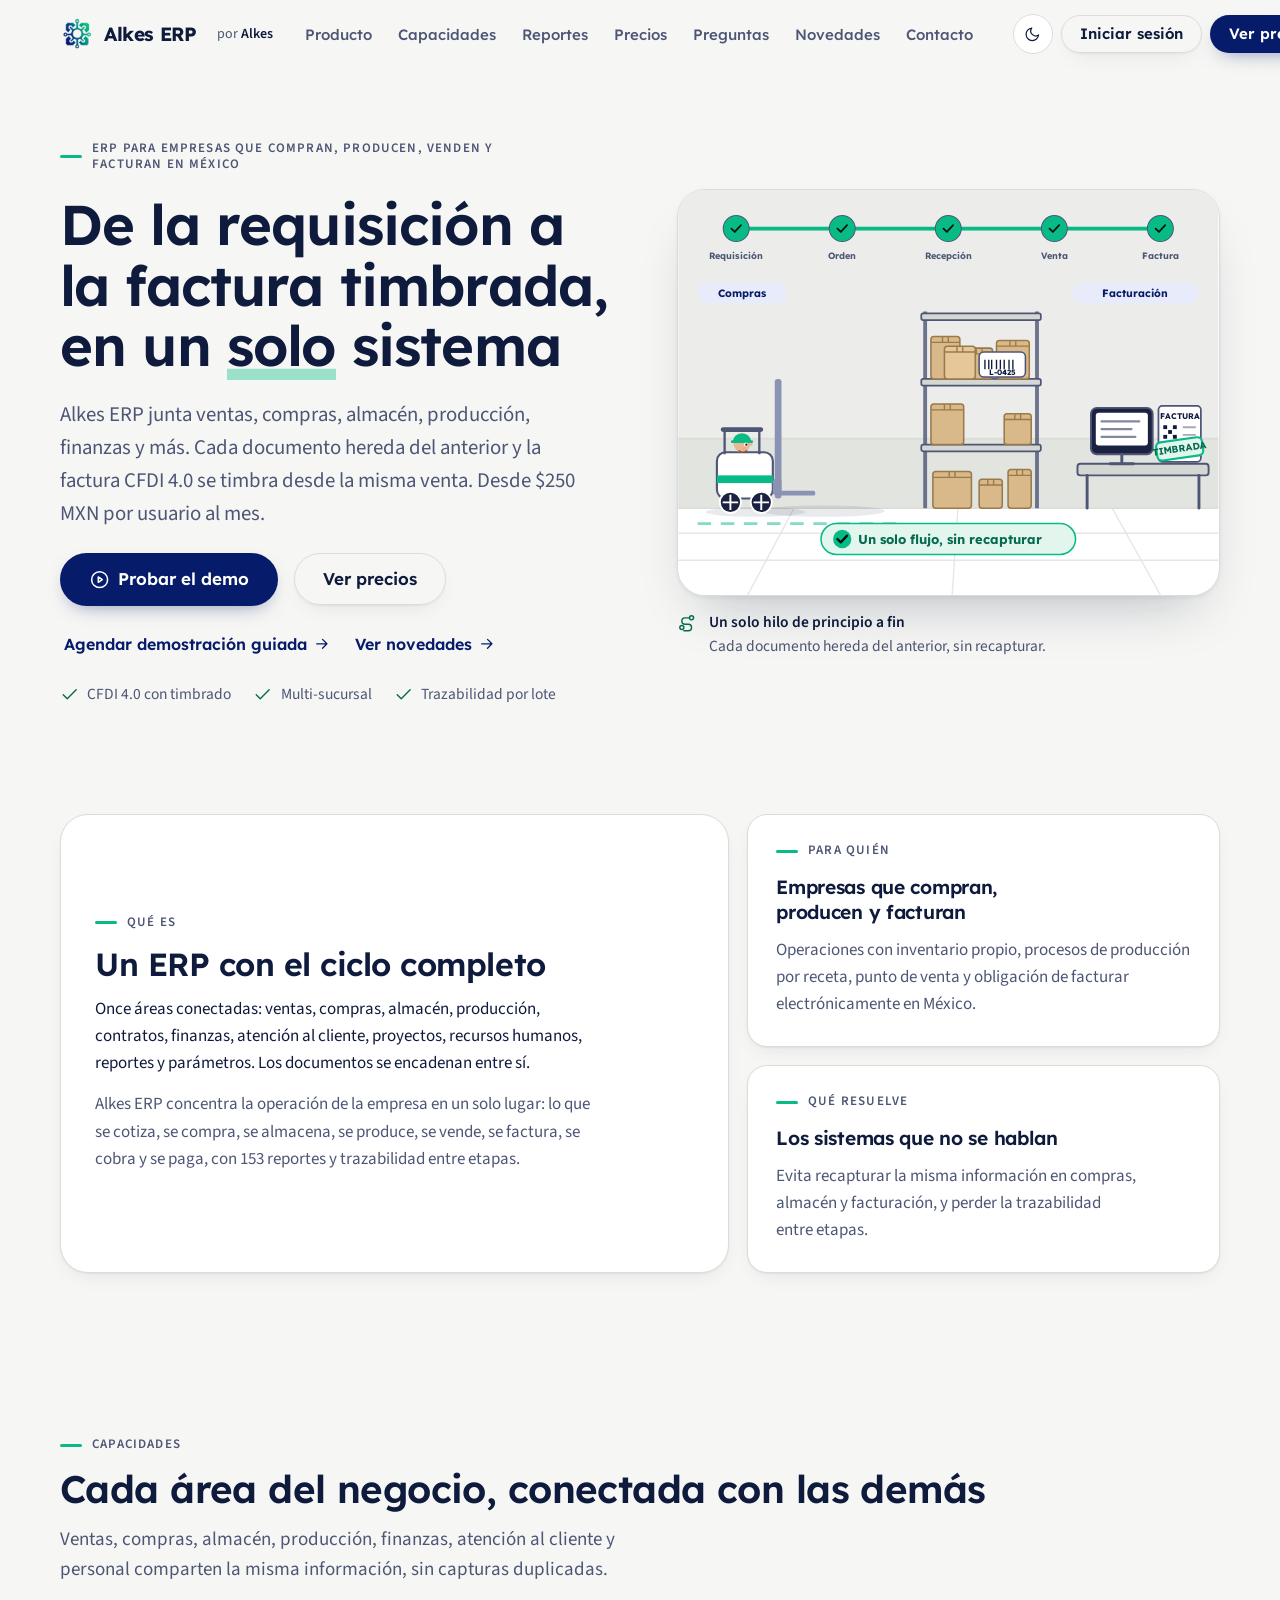
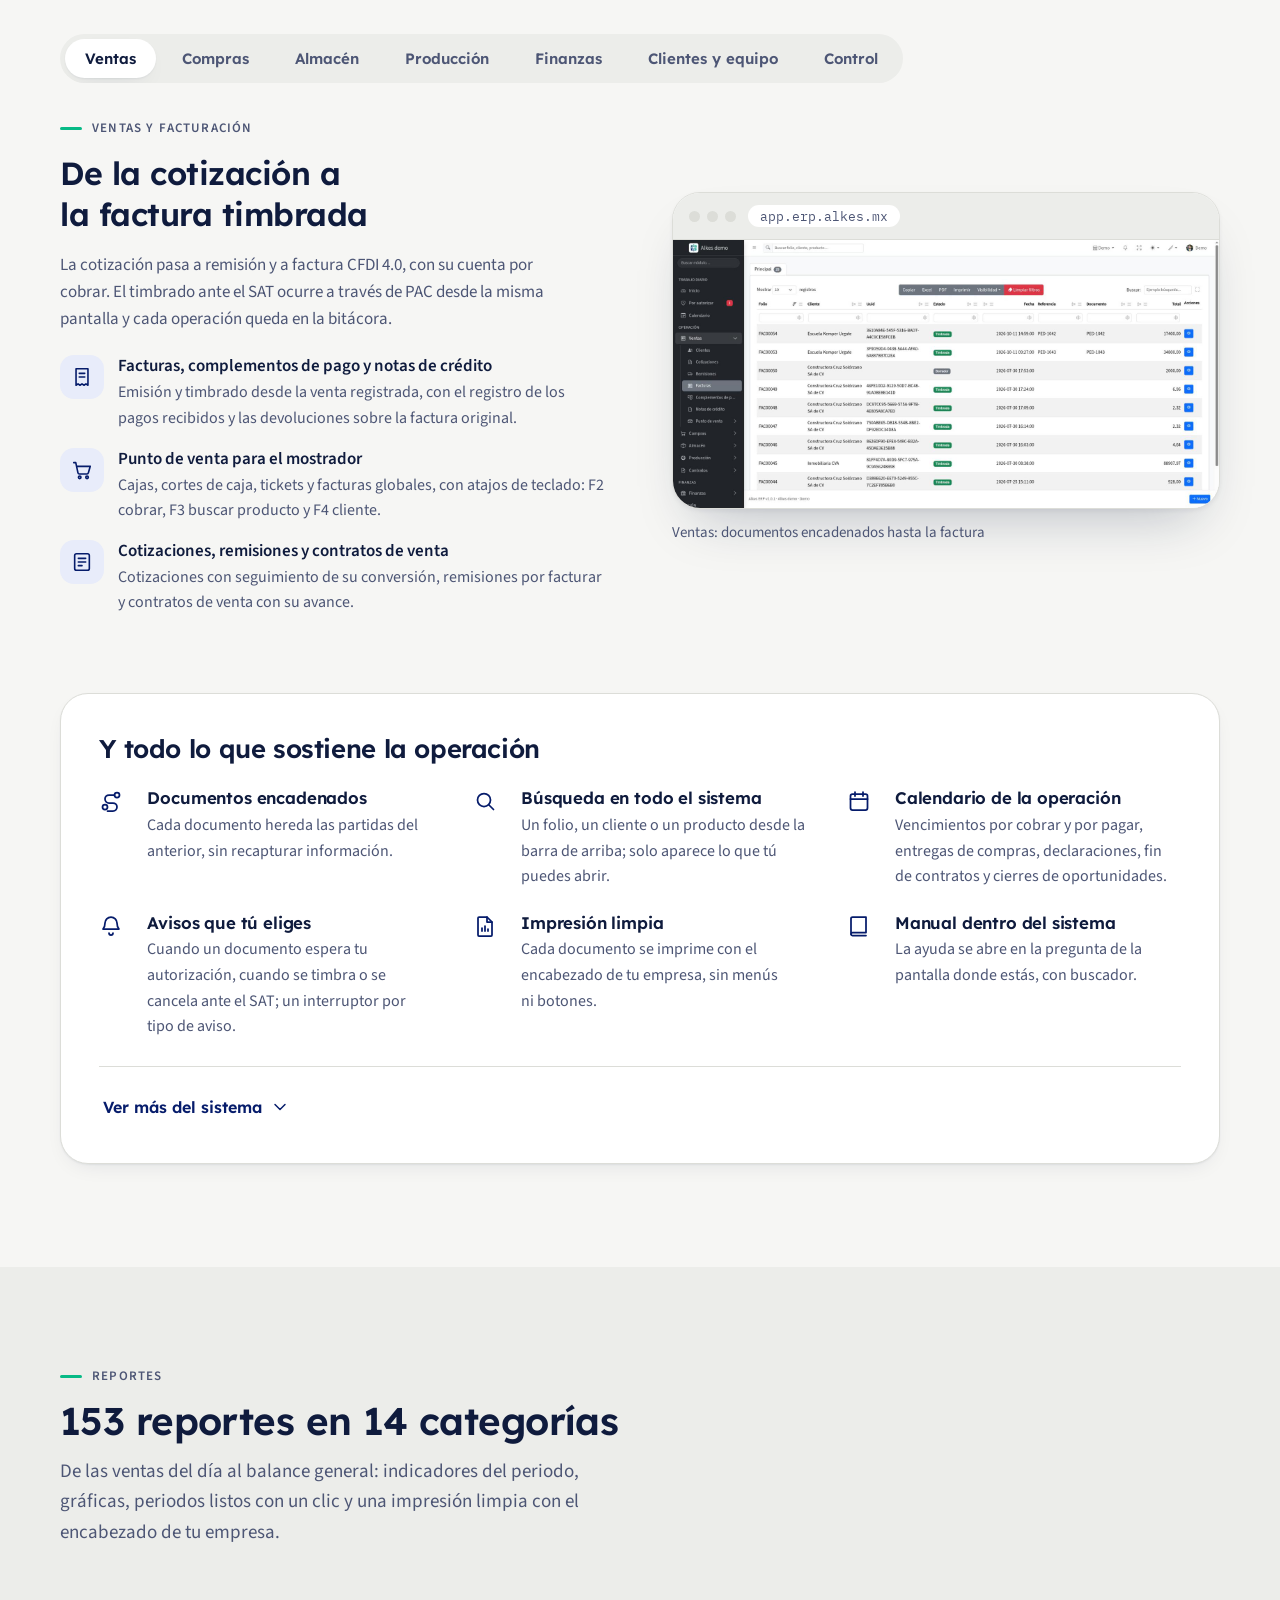
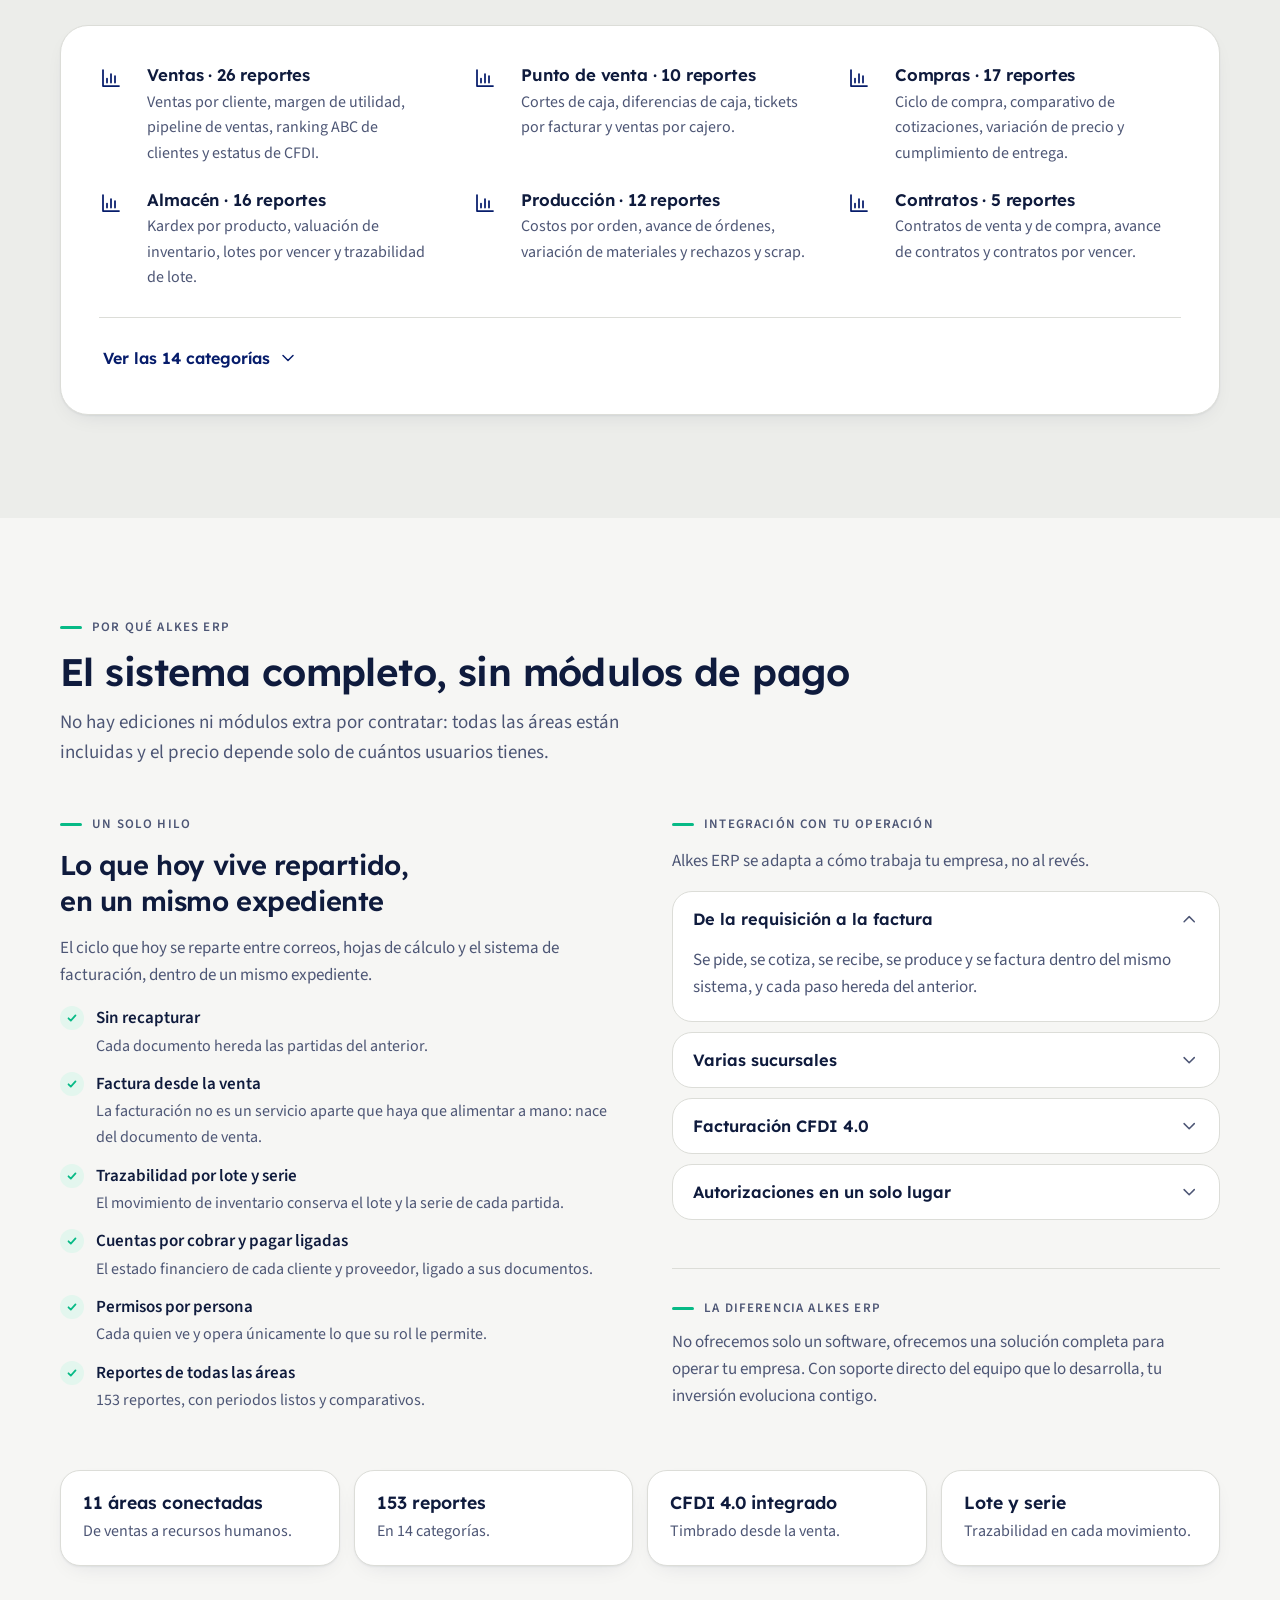
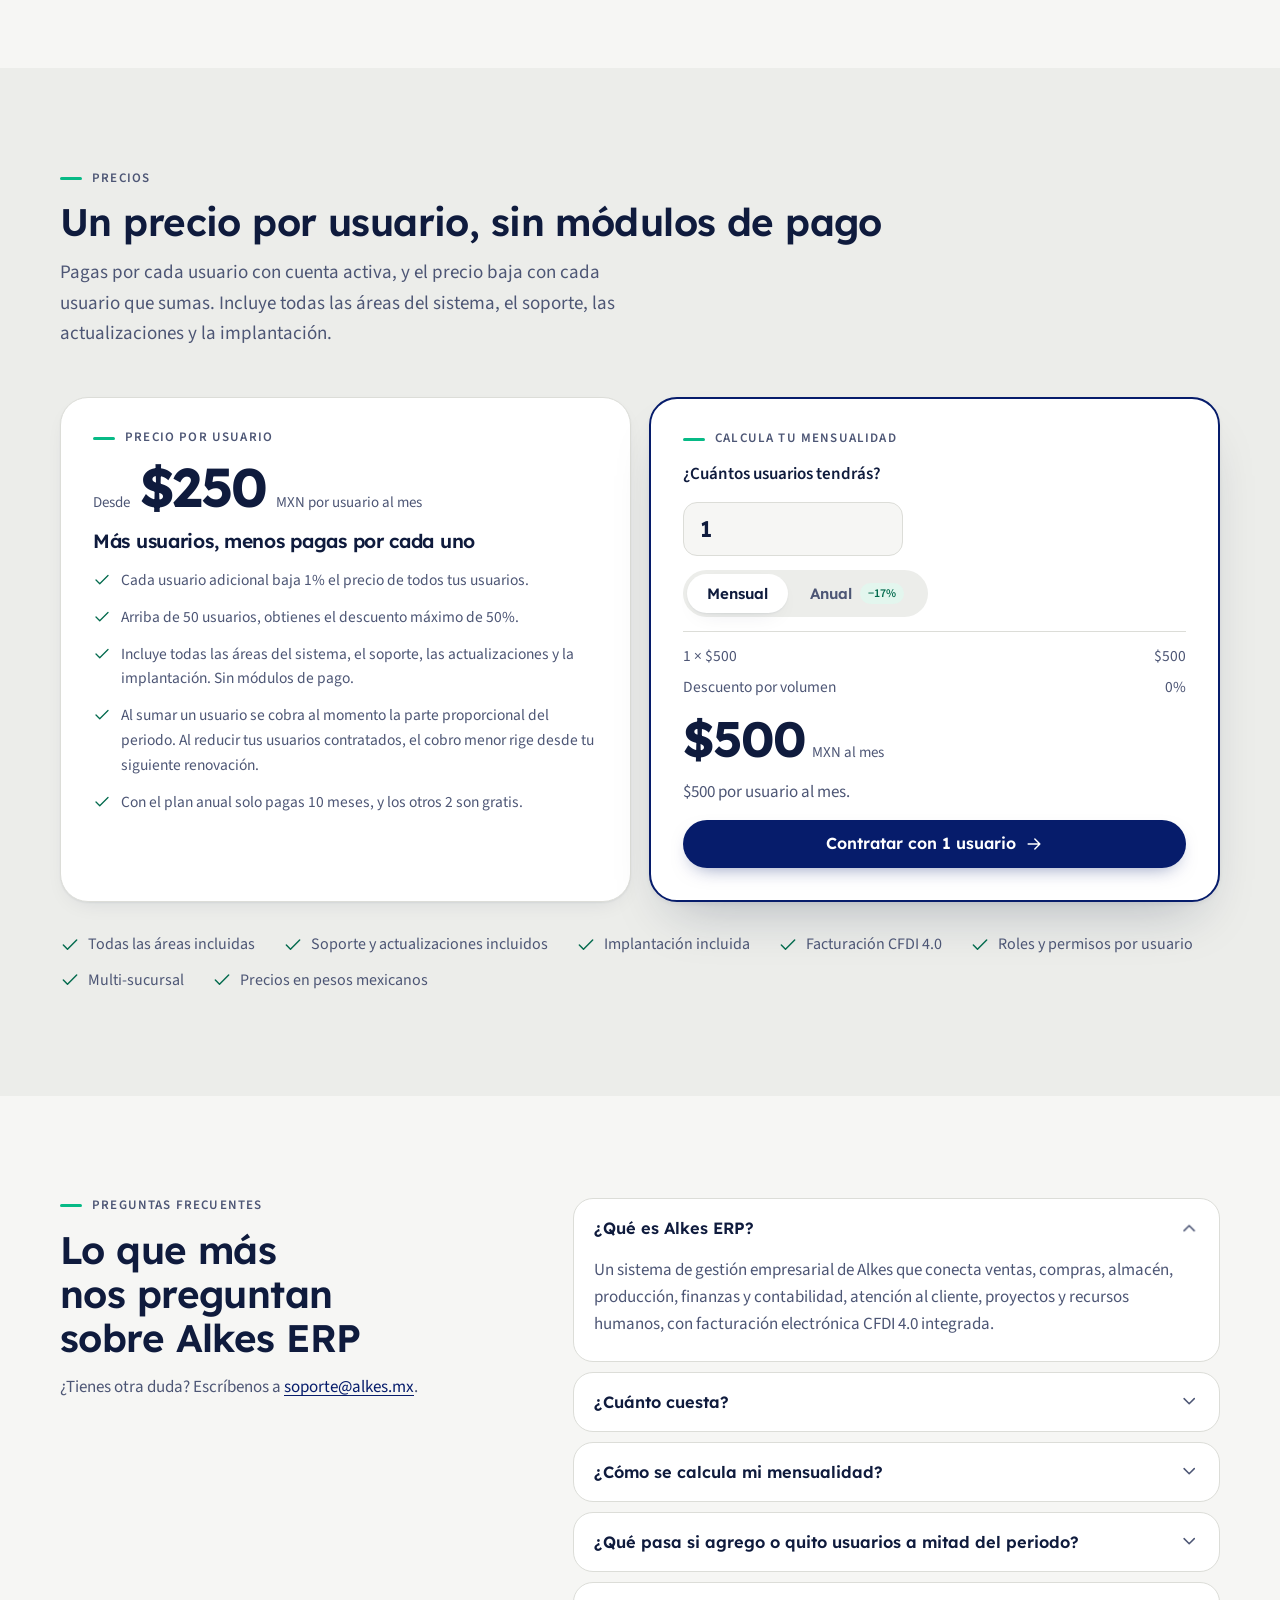
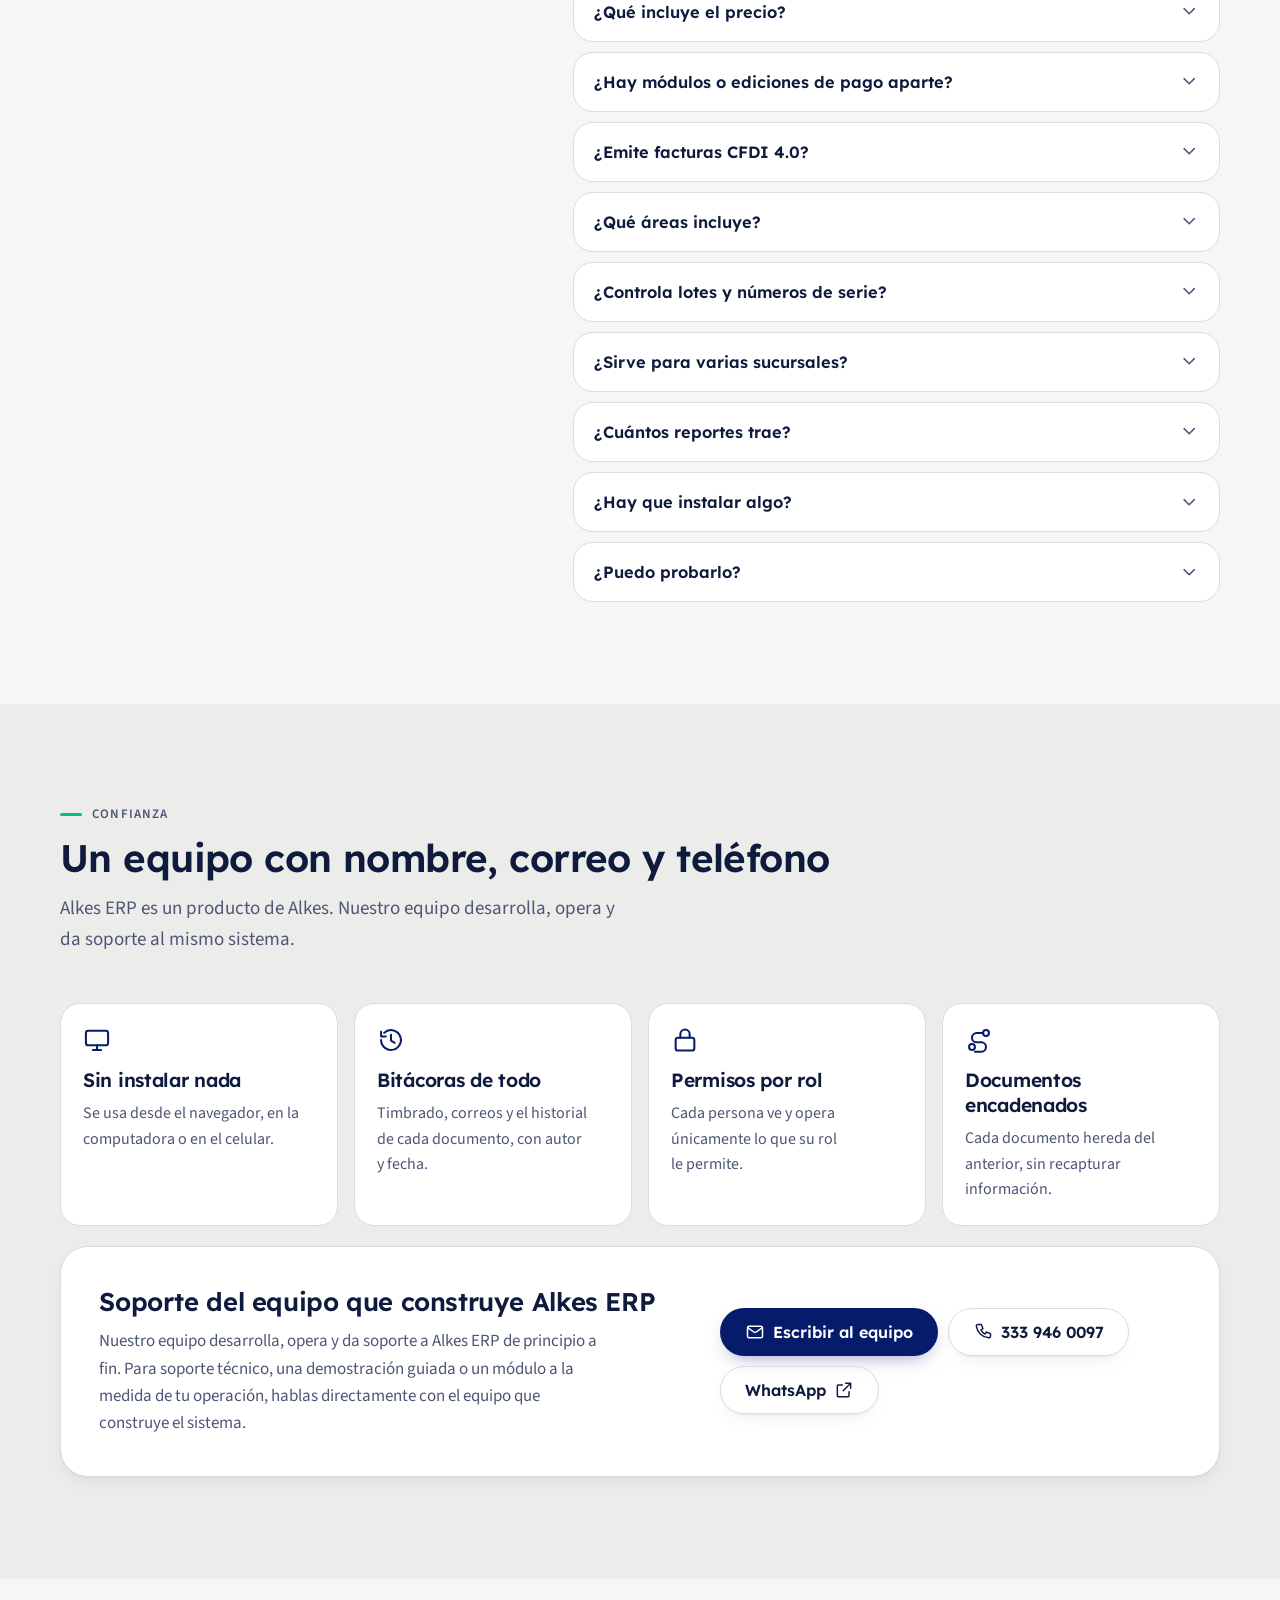
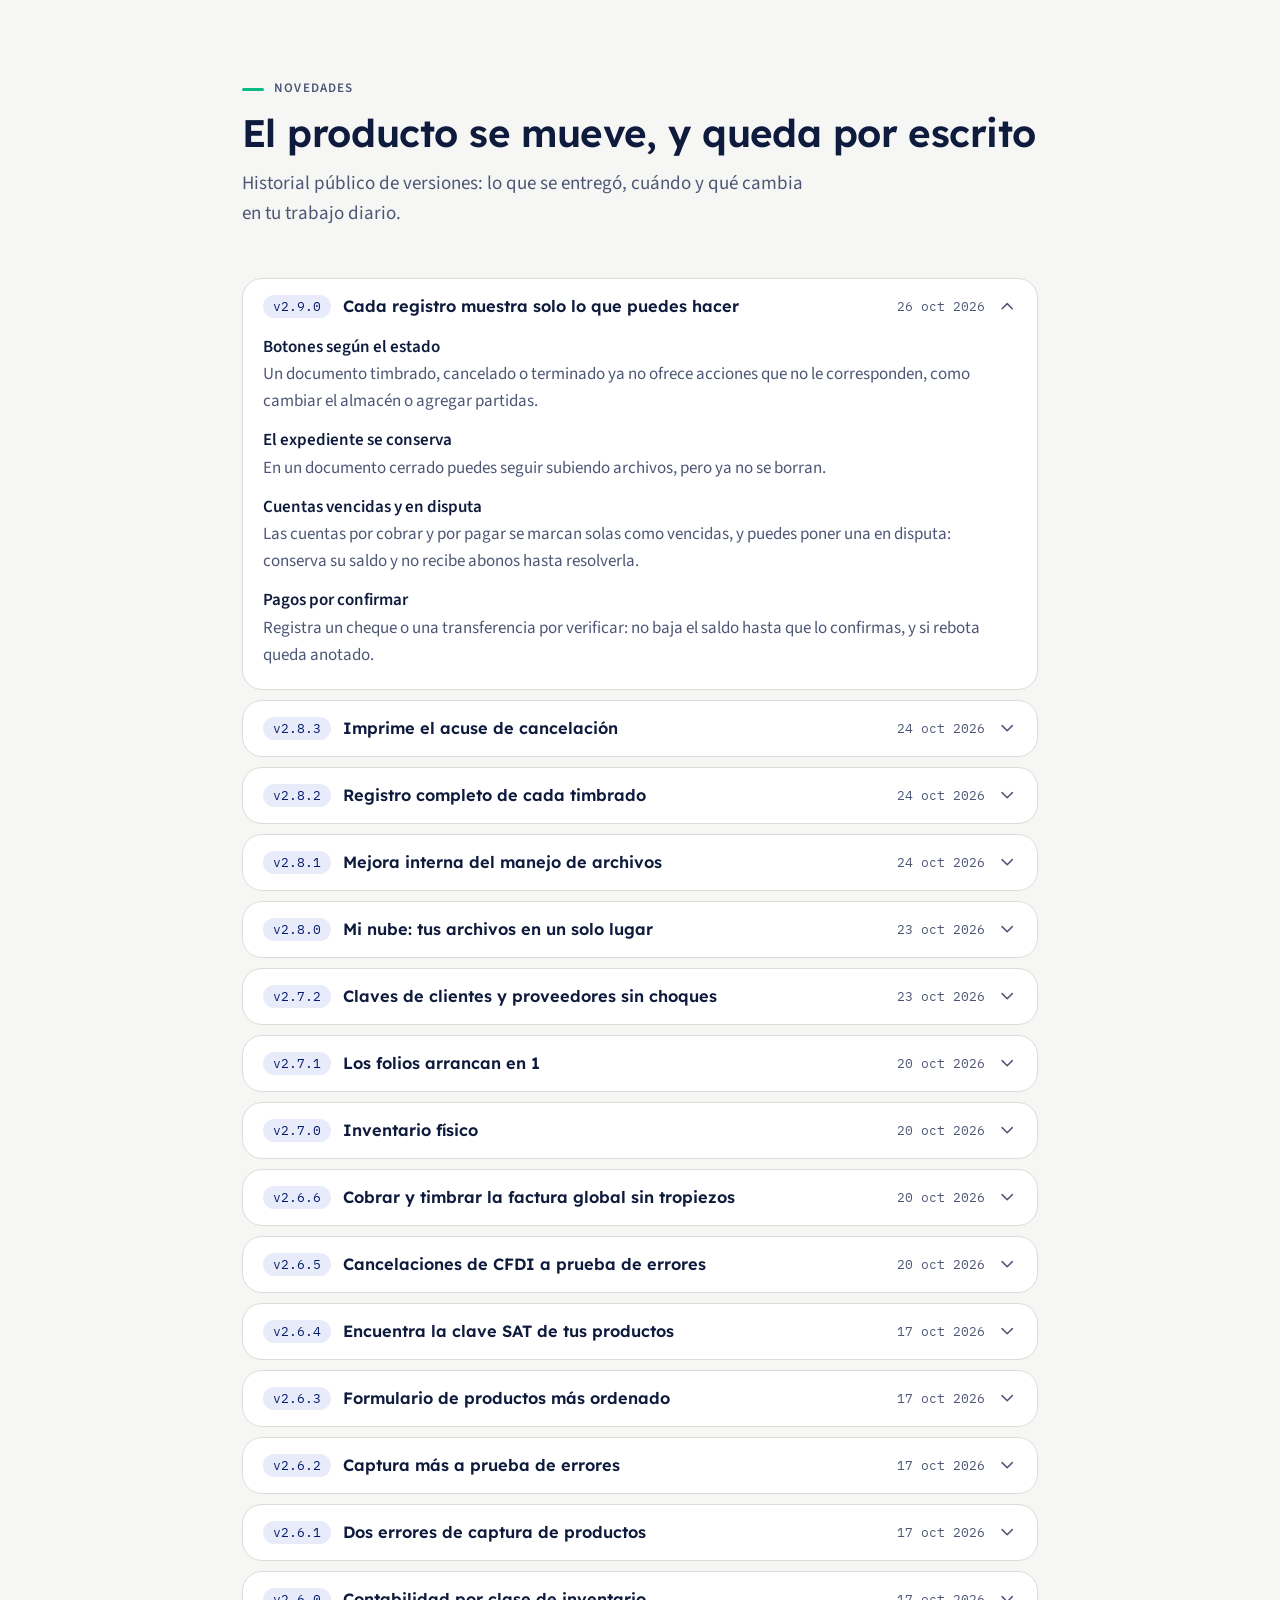
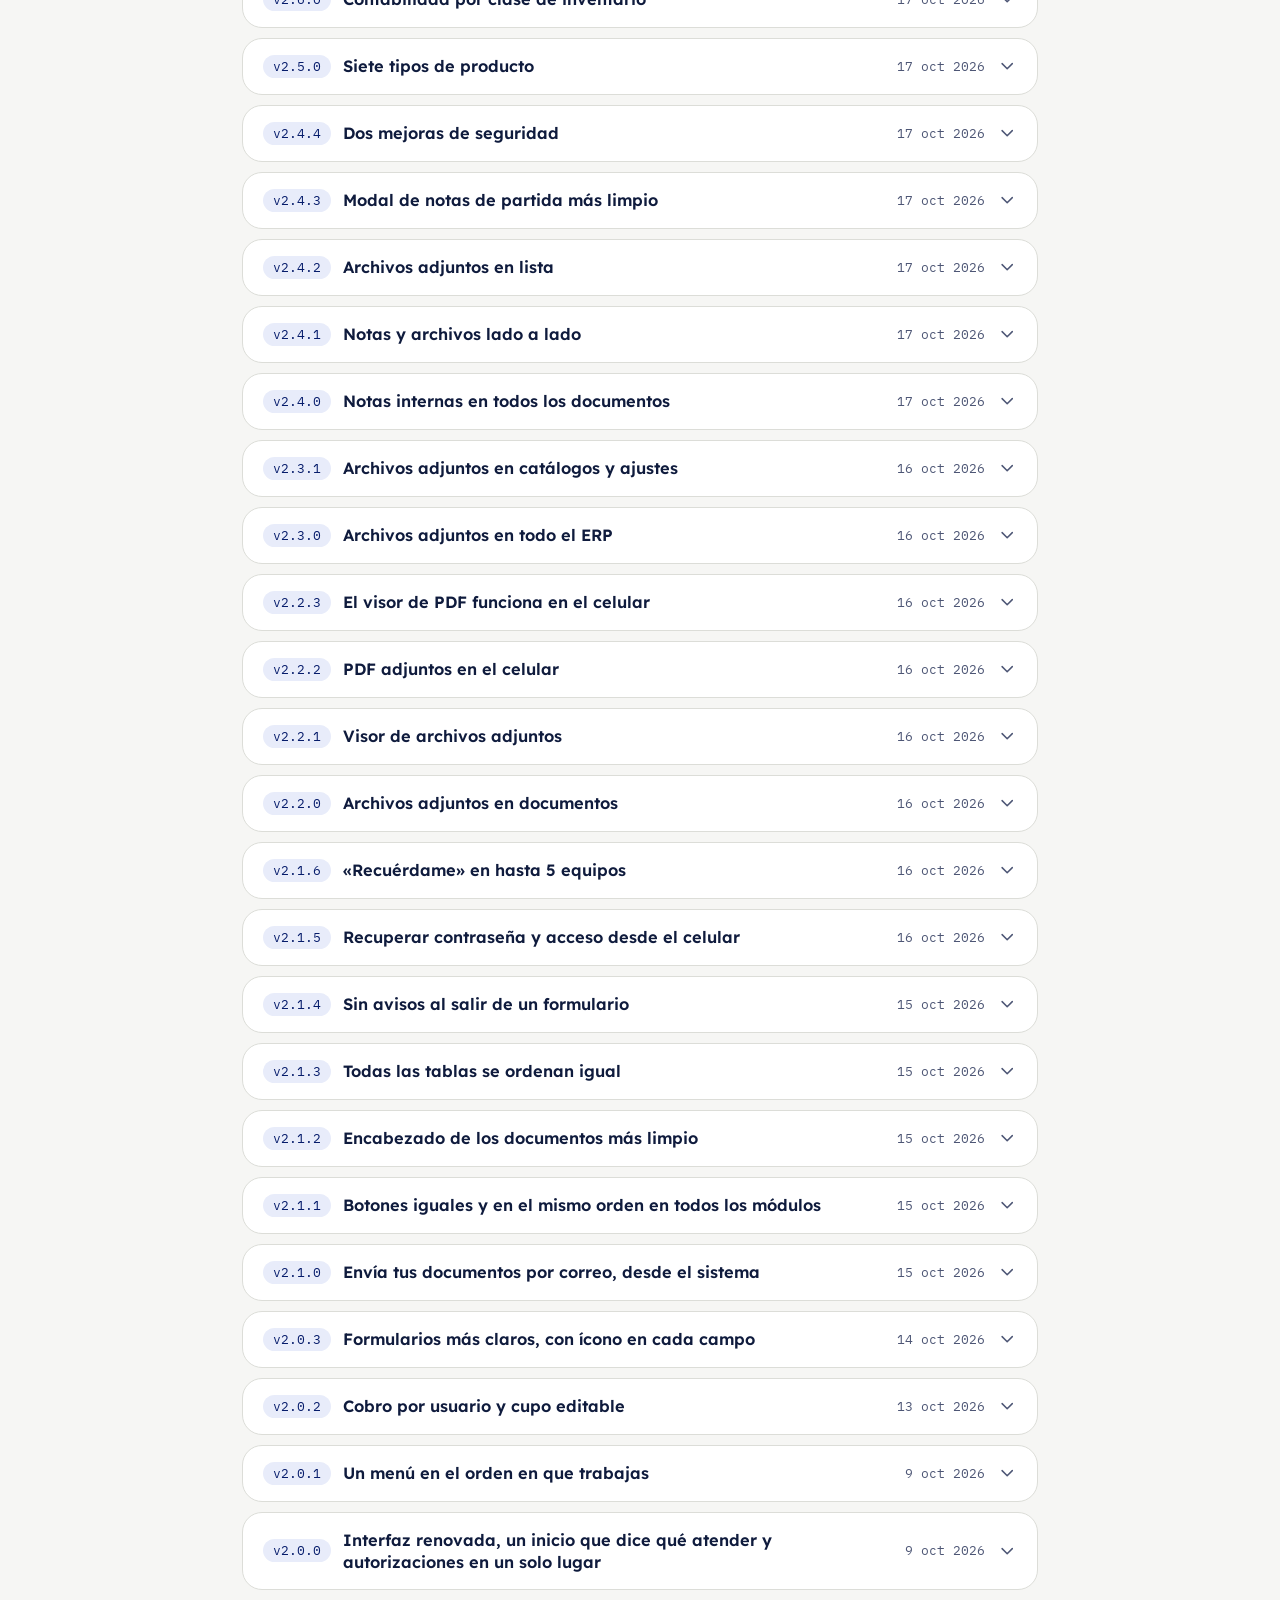
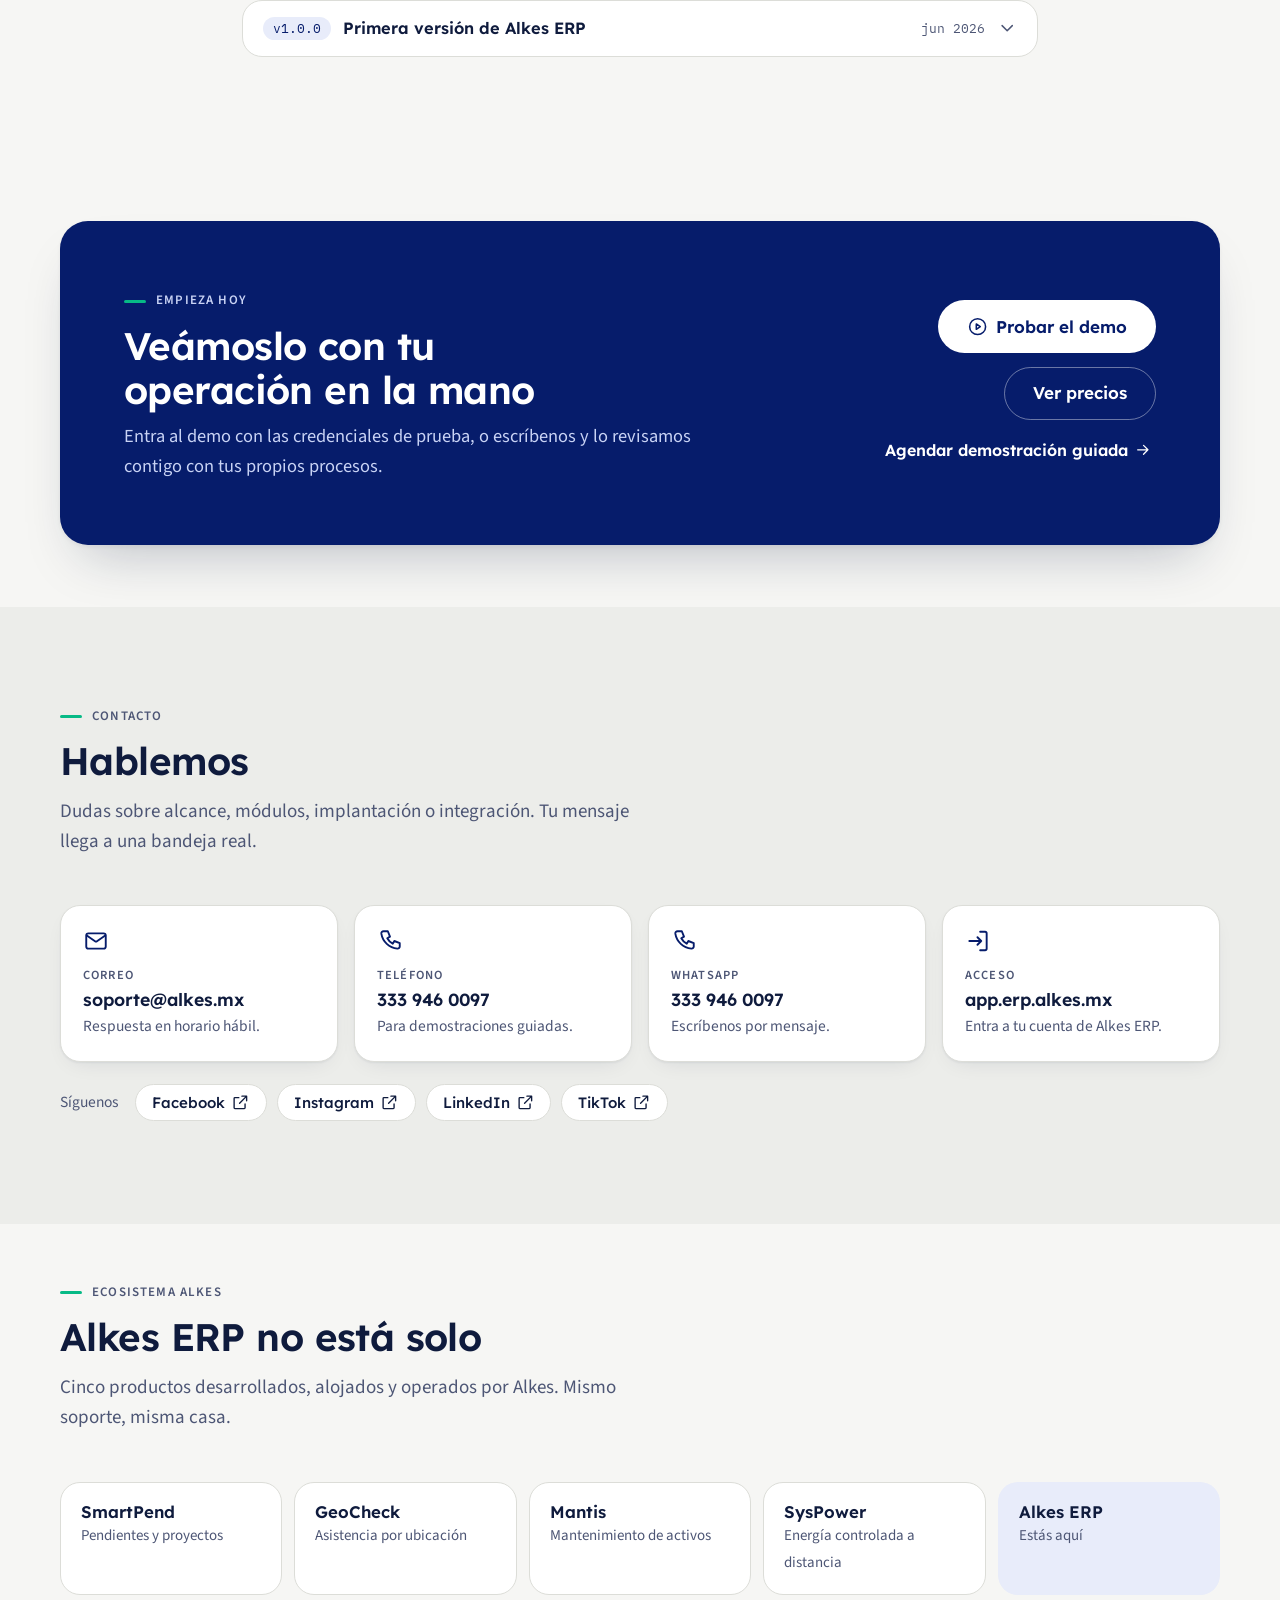
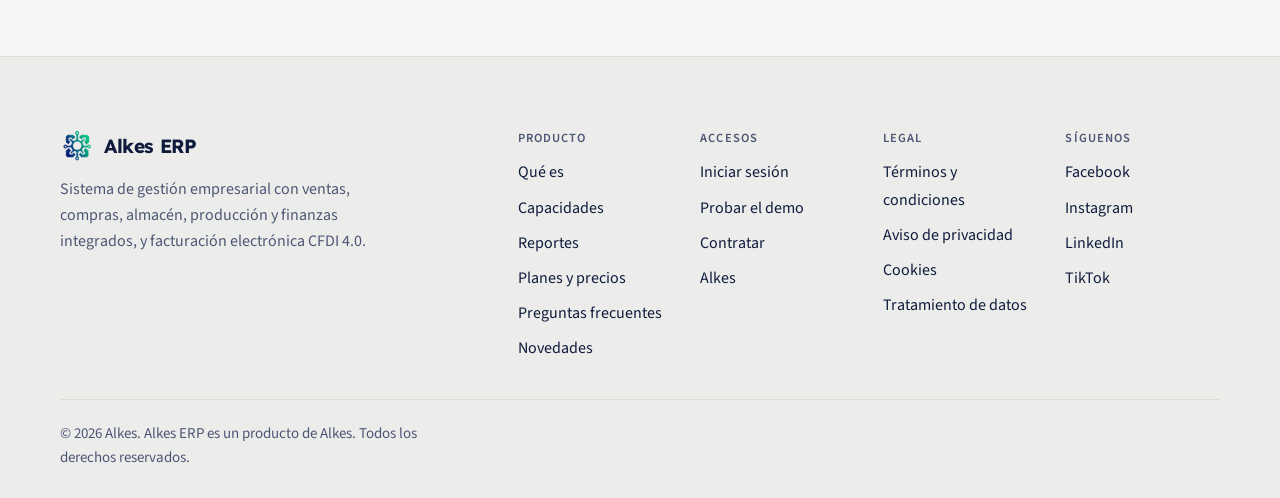
<file: index.html>
<!doctype html>
<html lang="es" class="no-js">
<head>
<meta charset="utf-8">
<meta name="viewport" content="width=device-width, initial-scale=1, viewport-fit=cover">
<title>Alkes ERP: sistema de gestión empresarial con facturación CFDI 4.0 | Alkes</title>

<meta name="description" content="ERP con ventas, compras, almacén, producción, finanzas y contabilidad, y facturación CFDI 4.0 desde la misma venta. Desde $250 MXN por usuario al mes. Pruébalo.">
<meta name="author" content="Alkes">
<meta name="theme-color" content="#061c6b">
<meta name="format-detection" content="telephone=no">
<link rel="canonical" href="https://erp.alkes.mx/">

<meta property="og:type" content="website">
<meta property="og:site_name" content="Alkes ERP">
<meta property="og:url" content="https://erp.alkes.mx/">
<meta property="og:title" content="Alkes ERP: sistema de gestión empresarial con facturación CFDI 4.0 | Alkes">
<meta property="og:description" content="Ventas, compras, almacén, producción, finanzas y facturación CFDI 4.0 en un solo sistema. Desde $250 MXN por usuario al mes.">
<meta property="og:image" content="https://erp.alkes.mx/assets/img/og-image.png">
<meta property="og:image:width" content="1200">
<meta property="og:image:height" content="630">
<meta property="og:image:alt" content="Alkes ERP, sistema de gestión empresarial con facturación CFDI 4.0">
<meta property="og:locale" content="es_MX">
<meta name="twitter:card" content="summary_large_image">
<meta name="twitter:title" content="Alkes ERP: sistema de gestión empresarial con facturación CFDI 4.0 | Alkes">
<meta name="twitter:description" content="Ventas, compras, almacén, producción, finanzas y facturación CFDI 4.0 en un solo sistema. Desde $250 MXN por usuario al mes.">
<meta name="twitter:image" content="https://erp.alkes.mx/assets/img/og-image.png">
<meta name="robots" content="index, follow, max-image-preview:large, max-snippet:-1, max-video-preview:-1">
<meta name="googlebot" content="index, follow, max-image-preview:large, max-snippet:-1">
<meta name="bingbot" content="index, follow, max-image-preview:large, max-snippet:-1">
<meta name="keywords" content="ERP México, sistema ERP para pymes, ERP en la nube, facturación electrónica CFDI 4.0, timbrado CFDI, complemento de pago, notas de crédito, punto de venta, control de inventarios, compras y requisiciones, producción, contabilidad, software administrativo, sistema de gestión empresarial, software Guadalajara, Alkes">
<meta name="application-name" content="Alkes ERP">
<meta name="apple-mobile-web-app-title" content="Alkes ERP">
<meta name="creator" content="Gustavo Quintero">
<meta name="publisher" content="Alkes">
<meta name="classification" content="Software empresarial en la nube">
<meta name="language" content="es-MX">
<meta name="geo.region" content="MX-JAL">
<meta name="geo.placename" content="Guadalajara, Jalisco, México">
<meta name="geo.position" content="20.6597;-103.3496">
<meta name="ICBM" content="20.6597, -103.3496">
<link rel="alternate" hreflang="es-MX" href="https://erp.alkes.mx/">
<link rel="alternate" hreflang="es" href="https://erp.alkes.mx/">
<link rel="alternate" hreflang="x-default" href="https://erp.alkes.mx/">
<link rel="alternate" type="text/markdown" title="Resumen para modelos de lenguaje" href="https://erp.alkes.mx/llms.txt">
<link rel="sitemap" type="application/xml" href="https://erp.alkes.mx/sitemap.xml">
<link rel="author" href="https://gustavoquintero.dev/">
<meta property="og:image:secure_url" content="https://erp.alkes.mx/assets/img/og-image.png">
<meta property="og:image:type" content="image/png">
<meta name="twitter:image:alt" content="Vista de Alkes ERP, software en la nube de Alkes">
<link rel="icon" href="assets/img/favicon.ico" type="image/x-icon">
<link rel="apple-touch-icon" href="assets/img/apple-touch-icon.png">

<link rel="preload" href="assets/fonts/lexend-latin.woff2" as="font" type="font/woff2" crossorigin>
<link rel="preload" href="assets/fonts/source-sans-3-latin.woff2" as="font" type="font/woff2" crossorigin>
<link rel="stylesheet" href="assets/css/erp.css">

<script type="application/ld+json">{"@context":"https://schema.org","@graph":[{"@type":"Organization","@id":"https://alkes.mx/#org","name":"Alkes","url":"https://alkes.mx","email":"soporte@alkes.mx","telephone":"+523339460097","sameAs":["https://www.facebook.com/alkes.mx","https://www.instagram.com/alkes.mx","https://www.linkedin.com/company/alkes-mx","https://www.tiktok.com/@alkes.mx"],"alternateName":["Alkes Software y Soluciones TI","Alkes TI"],"description":"Empresa de software y soluciones TI en Guadalajara, Jalisco. Desarrolla y opera sistemas en la nube para empresas mexicanas: ERP con CFDI 4.0, pendientes con IA, control de asistencia, mantenimiento y reinicio remoto de equipos.","logo":{"@type":"ImageObject","url":"https://alkes.mx/assets/img/logo_alkes.png"},"address":{"@type":"PostalAddress","addressLocality":"Guadalajara","addressRegion":"Jalisco","addressCountry":"MX"},"areaServed":{"@type":"Country","name":"México"},"founder":{"@id":"https://gustavoquintero.dev/#persona"},"foundingLocation":{"@type":"Place","name":"Guadalajara, Jalisco, México"},"contactPoint":{"@type":"ContactPoint","contactType":"Ventas y soporte","telephone":"+523339460097","email":"soporte@alkes.mx","areaServed":"MX","availableLanguage":["es"]},"knowsAbout":["Software empresarial","ERP","Facturación electrónica CFDI 4.0","Gestión de pendientes","Control de asistencia","Mantenimiento preventivo","Internet de las cosas","Inteligencia artificial"]},{"@type":"WebSite","@id":"https://erp.alkes.mx/#web","name":"Alkes ERP","url":"https://erp.alkes.mx/","inLanguage":"es-MX","publisher":{"@id":"https://alkes.mx/#org"},"description":"Alkes ERP: sistema de gestión empresarial con facturación CFDI 4.0 | Alkes","creator":{"@id":"https://gustavoquintero.dev/#persona"},"copyrightHolder":{"@id":"https://alkes.mx/#org"}},{"@type":"SoftwareApplication","@id":"https://erp.alkes.mx/#app","name":"Alkes ERP","applicationCategory":"BusinessApplication","operatingSystem":"Web","description":"ERP en la nube con ventas, compras, almacén, producción, finanzas y contabilidad, atención al cliente, proyectos y recursos humanos, con facturación CFDI 4.0.","url":"https://erp.alkes.mx/","inLanguage":"es-MX","image":"https://erp.alkes.mx/assets/img/og-image.png","publisher":{"@id":"https://alkes.mx/#org"},"offers":{"@type":"AggregateOffer","priceCurrency":"MXN","lowPrice":"250","highPrice":"500","url":"https://erp.alkes.mx/#precios"},"applicationSubCategory":"ERP y facturación electrónica","keywords":"ERP México, sistema ERP para pymes, ERP en la nube, facturación electrónica CFDI 4.0, timbrado CFDI, complemento de pago, notas de crédito, punto de venta, control de inventarios, compras y requisiciones, producción, contabilidad, software administrativo, sistema de gestión empresarial, software Guadalajara, Alkes","countriesSupported":"MX","availableOnDevice":"Computadora, teléfono y tableta","browserRequirements":"Navegador web moderno con conexión a internet","provider":{"@id":"https://alkes.mx/#org"},"creator":{"@id":"https://gustavoquintero.dev/#persona"},"author":{"@id":"https://gustavoquintero.dev/#persona"},"isAccessibleForFree":false,"mainEntityOfPage":{"@id":"https://erp.alkes.mx/#pagina"},"softwareVersion":"2.9.0","releaseNotes":"https://erp.alkes.mx/#novedades","featureList":["De la cotización a la factura timbrada","Facturas, complementos de pago y notas de crédito","Punto de venta para el mostrador","Cotizaciones, remisiones y contratos de venta","De la requisición a la recepción","Requisiciones y cotizaciones","Órdenes de compra y recepciones","Backorder y contratos de compra","Inventario que se puede rastrear","Productos, almacenes e inventario","Lotes y números de serie","Movimientos y traspasos","Producción por receta, con costos","Recetas y órdenes de producción","Surtidos, terminaciones y backorder","Calidad","Cobranza, tesorería y contabilidad en el mismo sistema","Cuentas por cobrar y por pagar","Tesorería","Contabilidad e impuestos","Lo que pasa antes y después de la venta","Atención al cliente","Proyectos","Recursos humanos","Cada documento cuenta su historia","Historial y seguimiento","Permisos y autorizaciones","Multi-sucursal","Documentos encadenados","Búsqueda en todo el sistema","Calendario de la operación","Avisos que tú eliges","Impresión limpia","Manual dentro del sistema","Tableros de oportunidades y de producción","Listados con filtro por columna","Ventas en moneda extranjera","Encuestas con tu logo","Apariencia a tu gusto","Mi perfil y sellos digitales"],"screenshot":[{"@type":"ImageObject","url":"https://erp.alkes.mx/assets/img/ventas.jpg","caption":"Módulo de ventas de Alkes ERP con facturas CFDI 4.0 y su estado","width":1568,"height":768},{"@type":"ImageObject","url":"https://erp.alkes.mx/assets/img/compras.jpg","caption":"Requisiciones de Alkes ERP con sus productos y su estado","width":1568,"height":768},{"@type":"ImageObject","url":"https://erp.alkes.mx/assets/img/almacen.jpg","caption":"Inventario de Alkes ERP con existencias por almacén","width":1568,"height":768},{"@type":"ImageObject","url":"https://erp.alkes.mx/assets/img/produccion.jpg","caption":"Órdenes de producción de Alkes ERP con su avance","width":1568,"height":768},{"@type":"ImageObject","url":"https://erp.alkes.mx/assets/img/finanzas.jpg","caption":"Pólizas contables de Alkes ERP","width":1568,"height":768},{"@type":"ImageObject","url":"https://erp.alkes.mx/assets/img/clientes.jpg","caption":"Tablero de oportunidades de Alkes ERP por etapa","width":1568,"height":768},{"@type":"ImageObject","url":"https://erp.alkes.mx/assets/img/control.jpg","caption":"Bandeja Por autorizar de Alkes ERP con los documentos pendientes","width":1568,"height":768}]},{"@type":"FAQPage","@id":"https://erp.alkes.mx/#faq","mainEntity":[{"@type":"Question","name":"¿Qué es Alkes ERP?","acceptedAnswer":{"@type":"Answer","text":"Un sistema de gestión empresarial de Alkes que conecta ventas, compras, almacén, producción, finanzas y contabilidad, atención al cliente, proyectos y recursos humanos, con facturación electrónica CFDI 4.0 integrada."}},{"@type":"Question","name":"¿Cuánto cuesta?","acceptedAnswer":{"@type":"Answer","text":"Desde $250 MXN por usuario al mes. Se cobra por usuario con cuenta activa, y cada usuario adicional baja 1% el precio de todos hasta llegar a 50% de descuento arriba de 50 usuarios. Con el plan anual solo pagas 10 meses, y los otros 2 son gratis. Incluye todas las áreas del sistema."}},{"@type":"Question","name":"¿Cómo se calcula mi mensualidad?","acceptedAnswer":{"@type":"Answer","text":"Todos tus usuarios pagan el mismo precio, que baja con cada usuario que sumas. Con 15 usuarios son 15 × $430 = $6,450 MXN al mes; con 50 usuarios son 50 × $255 = $12,750 MXN al mes. La calculadora de la sección de precios te da el total exacto."}},{"@type":"Question","name":"¿Qué pasa si agrego o quito usuarios a mitad del periodo?","acceptedAnswer":{"@type":"Answer","text":"Al sumar un usuario se cobra al momento la parte proporcional hasta tu próxima factura, y desde la siguiente el precio por usuario se ajusta a tu nuevo total. Desactivar un usuario libera su lugar para otra persona, pero no cambia el cobro: para pagar menos, reduce tus usuarios contratados en Configuración y la reducción rige desde la siguiente renovación; no hay reembolso a mitad del periodo."}},{"@type":"Question","name":"¿Qué incluye el precio?","acceptedAnswer":{"@type":"Answer","text":"Todas las áreas del sistema, el soporte, las actualizaciones y la implantación. El precio depende solo del número de usuarios con cuenta activa."}},{"@type":"Question","name":"¿Hay módulos o ediciones de pago aparte?","acceptedAnswer":{"@type":"Answer","text":"No. Todas las áreas del sistema están incluidas y el precio depende solo del número de usuarios; tú decides qué usuario tiene qué permisos."}},{"@type":"Question","name":"¿Emite facturas CFDI 4.0?","acceptedAnswer":{"@type":"Answer","text":"Sí. La factura nace de la venta registrada en el sistema y se timbra ante el SAT a través de PAC desde la misma pantalla. Cada operación de timbrado queda en una bitácora. También maneja complementos de pago y notas de crédito."}},{"@type":"Question","name":"¿Qué áreas incluye?","acceptedAnswer":{"@type":"Answer","text":"Ventas (con punto de venta), compras, almacén, producción, contratos, finanzas (cuentas por cobrar y por pagar, gastos, tesorería, contabilidad e impuestos), atención al cliente, proyectos, recursos humanos, reportes y parámetros."}},{"@type":"Question","name":"¿Controla lotes y números de serie?","acceptedAnswer":{"@type":"Answer","text":"Sí. El movimiento de inventario conserva el lote y el número de serie de cada partida, y hay un reporte de trazabilidad de lote."}},{"@type":"Question","name":"¿Sirve para varias sucursales?","acceptedAnswer":{"@type":"Answer","text":"Sí. Se configuran la empresa y sus sucursales, cada una con sus usuarios y permisos."}},{"@type":"Question","name":"¿Cuántos reportes trae?","acceptedAnswer":{"@type":"Answer","text":"153 reportes en 14 categorías, de ventas, compras, almacén, producción, cartera, tesorería, contabilidad e impuestos (incluida la DIOT), entre otras."}},{"@type":"Question","name":"¿Hay que instalar algo?","acceptedAnswer":{"@type":"Answer","text":"No. Se usa desde el navegador, en la computadora o en el celular."}},{"@type":"Question","name":"¿Puedo probarlo?","acceptedAnswer":{"@type":"Answer","text":"Sí, con el demo y sus credenciales de prueba."}}]},{"@type":"WebPage","@id":"https://erp.alkes.mx/#pagina","url":"https://erp.alkes.mx/","name":"Alkes ERP: sistema de gestión empresarial con facturación CFDI 4.0 | Alkes","isPartOf":{"@id":"https://erp.alkes.mx/#web"},"about":{"@id":"https://erp.alkes.mx/#app"},"mainEntity":{"@id":"https://erp.alkes.mx/#app"},"inLanguage":"es-MX","primaryImageOfPage":{"@type":"ImageObject","url":"https://erp.alkes.mx/assets/img/og-image.png","width":1200,"height":630},"breadcrumb":{"@id":"https://erp.alkes.mx/#migas"},"dateModified":"2026-10-28","publisher":{"@id":"https://alkes.mx/#org"}},{"@type":"BreadcrumbList","@id":"https://erp.alkes.mx/#migas","itemListElement":[{"@type":"ListItem","position":1,"name":"Alkes","item":"https://alkes.mx/"},{"@type":"ListItem","position":2,"name":"Alkes ERP","item":"https://erp.alkes.mx/"}]},{"@type":"Person","@id":"https://gustavoquintero.dev/#persona","name":"Gustavo de Jesús Quintero Cerpa","alternateName":"Gustavo Quintero","jobTitle":"Fundador y desarrollador de Alkes","url":"https://gustavoquintero.dev/","sameAs":["https://www.linkedin.com/in/gustavoquintero2000/","https://github.com/GustavoQuinteroC"],"address":{"@type":"PostalAddress","addressLocality":"Guadalajara","addressRegion":"Jalisco","addressCountry":"MX"}}]}</script>

<script>
(function () {
    var r = document.documentElement;
    r.className = r.className.replace('no-js', 'js');
    try {
        var t = localStorage.getItem('tema');
        if (t === 'dark' || t === 'light') { r.setAttribute('data-theme', t); }
    } catch (e) {}
})();
</script>
</head>
<body>

<a class="skip" href="#main">Saltar al contenido</a>

<header class="nav" id="nav">
    <div class="container nav__in">
        <a class="brand" href="#inicio"><img class="logo logo--claro" src="assets/img/logo.png" alt="" width="34" height="34"><img class="logo logo--oscuro" src="assets/img/logo-blanco.png" alt="" width="34" height="34"><span>Alkes ERP</span></a>
        <a class="brand__by" href="https://alkes.mx">por <strong>Alkes</strong></a>
        <nav class="nav__links" aria-label="Secciones">
            <a class="nav__link" href="#producto">Producto</a>
            <a class="nav__link" href="#capacidades">Capacidades</a>
            <a class="nav__link" href="#reportes">Reportes</a>
            <a class="nav__link" href="#precios">Precios</a>
            <a class="nav__link" href="#preguntas">Preguntas</a>
            <a class="nav__link" href="#novedades">Novedades</a>
            <a class="nav__link" href="#contacto">Contacto</a>
        </nav>
        <div class="nav__actions">
            <button class="theme-toggle" type="button" data-theme-toggle aria-label="Cambiar tema"><svg class="i-moon" viewBox="0 0 24 24" fill="none" stroke="currentColor" stroke-width="1.75" stroke-linecap="round" stroke-linejoin="round" aria-hidden="true" focusable="false"><path d="M21 12.8A9 9 0 1 1 11.2 3a7 7 0 0 0 9.8 9.8Z"/></svg><svg class="i-sun" viewBox="0 0 24 24" fill="none" stroke="currentColor" stroke-width="1.75" stroke-linecap="round" stroke-linejoin="round" aria-hidden="true" focusable="false"><circle cx="12" cy="12" r="4"/><path d="M12 2v2M12 20v2M4.9 4.9l1.4 1.4M17.7 17.7l1.4 1.4M2 12h2M20 12h2M4.9 19.1l1.4-1.4M17.7 6.3l1.4-1.4"/></svg><span class="theme-toggle__label"></span></button>            <a class="btn btn--line btn--sm" href="https://app.erp.alkes.mx">Iniciar sesión</a>
            <a class="btn btn--primary btn--sm" href="#precios">Ver precios</a>
        </div>
        <button class="nav__burger" type="button" id="navToggle" aria-expanded="false" aria-controls="navPanel" aria-label="Abrir menú">
            <svg class="i-menu" viewBox="0 0 24 24" fill="none" stroke="currentColor" stroke-width="1.75" stroke-linecap="round" stroke-linejoin="round" aria-hidden="true" focusable="false"><path d="M4 7h16M4 12h16M4 17h16"/></svg><svg class="i-close" viewBox="0 0 24 24" fill="none" stroke="currentColor" stroke-width="1.75" stroke-linecap="round" stroke-linejoin="round" aria-hidden="true" focusable="false"><path d="M18 6 6 18M6 6l12 12"/></svg>        </button>
    </div>
    <div class="nav__panel container" id="navPanel">
        <a class="nav__link" href="#producto">Producto</a>
        <a class="nav__link" href="#capacidades">Capacidades</a>
        <a class="nav__link" href="#precios">Precios</a>
        <a class="nav__link" href="#preguntas">Preguntas</a>
        <a class="nav__link" href="#novedades">Novedades</a>
        <a class="nav__link" href="#contacto">Contacto</a>
        <a class="nav__link" href="#ecosistema">Ecosistema Alkes</a>
        <div class="nav__panel-actions">
            <button class="theme-toggle" type="button" data-theme-toggle aria-label="Cambiar tema"><svg class="i-moon" viewBox="0 0 24 24" fill="none" stroke="currentColor" stroke-width="1.75" stroke-linecap="round" stroke-linejoin="round" aria-hidden="true" focusable="false"><path d="M21 12.8A9 9 0 1 1 11.2 3a7 7 0 0 0 9.8 9.8Z"/></svg><svg class="i-sun" viewBox="0 0 24 24" fill="none" stroke="currentColor" stroke-width="1.75" stroke-linecap="round" stroke-linejoin="round" aria-hidden="true" focusable="false"><circle cx="12" cy="12" r="4"/><path d="M12 2v2M12 20v2M4.9 4.9l1.4 1.4M17.7 17.7l1.4 1.4M2 12h2M20 12h2M4.9 19.1l1.4-1.4M17.7 6.3l1.4-1.4"/></svg><span class="theme-toggle__label"></span></button>            <a class="btn btn--line" href="https://app.erp.alkes.mx">Iniciar sesión</a>
            <a class="btn btn--primary" href="#precios">Ver precios</a>
        </div>
    </div>
</header>

<main id="main">

<!-- Hero ------------------------------------------------------------------ -->
<section class="hero" id="inicio">
    <div class="container">
        <div class="hero__grid">
            <div class="hero__body">
                <p class="eyebrow" data-reveal>ERP para empresas que compran, producen, venden y facturan en México</p>
                <h1 data-reveal>De la requisición a la factura timbrada, en un <em>solo</em> sistema</h1>
                <p class="lede" data-reveal>Alkes ERP junta ventas, compras, almacén, producción, finanzas y más. Cada documento hereda del anterior y la factura CFDI 4.0 se timbra desde la misma venta. Desde $250 MXN por usuario al mes.</p>
                <div class="row" data-reveal>
                    <a class="btn btn--primary btn--lg" href="https://app.erp.alkes.mx" data-open-demo><svg viewBox="0 0 24 24" fill="none" stroke="currentColor" stroke-width="1.75" stroke-linecap="round" stroke-linejoin="round" aria-hidden="true" focusable="false"><circle cx="12" cy="12" r="9"/><path d="M10.5 9 15 12l-4.5 3Z"/></svg>Probar el demo</a>
                    <a class="btn btn--line btn--lg" href="#precios">Ver precios</a>
                </div>
                <div class="row" data-reveal>
                    <a class="link" href="mailto:soporte@alkes.mx?subject=Demostraci%C3%B3n%20guiada%20de%20Alkes%20ERP">Agendar demostración guiada<svg viewBox="0 0 24 24" fill="none" stroke="currentColor" stroke-width="1.75" stroke-linecap="round" stroke-linejoin="round" aria-hidden="true" focusable="false"><path d="M5 12h14M13 6l6 6-6 6"/></svg></a>
                    <a class="link" href="#novedades">Ver novedades<svg viewBox="0 0 24 24" fill="none" stroke="currentColor" stroke-width="1.75" stroke-linecap="round" stroke-linejoin="round" aria-hidden="true" focusable="false"><path d="M5 12h14M13 6l6 6-6 6"/></svg></a>
                </div>
                <ul class="hero__facts" data-reveal>
                    <li><svg viewBox="0 0 24 24" fill="none" stroke="currentColor" stroke-width="1.75" stroke-linecap="round" stroke-linejoin="round" aria-hidden="true" focusable="false"><path d="M20 6 9 17l-5-5"/></svg>CFDI 4.0 con timbrado</li>
                    <li><svg viewBox="0 0 24 24" fill="none" stroke="currentColor" stroke-width="1.75" stroke-linecap="round" stroke-linejoin="round" aria-hidden="true" focusable="false"><path d="M20 6 9 17l-5-5"/></svg>Multi-sucursal</li>
                    <li><svg viewBox="0 0 24 24" fill="none" stroke="currentColor" stroke-width="1.75" stroke-linecap="round" stroke-linejoin="round" aria-hidden="true" focusable="false"><path d="M20 6 9 17l-5-5"/></svg>Trazabilidad por lote</li>
                </ul>
            </div>
            <div class="hero__aside" data-reveal>
                <div class="scene" data-scene>
  <svg class="scene__svg" viewBox="0 0 560 420" role="img" aria-label="Animación: una requisición se convierte en orden y llega la mercancía; un montacargas la acomoda en el almacén, el pedido de venta viaja a la oficina y la factura recibe el sello de timbrada. Arriba, la cadena de documentos se va encendiendo sin recapturar.">
    <defs><clipPath id="sc-tr"><rect x="384" y="200" width="48" height="80" rx="14"/></clipPath></defs>
    <rect class="sc-wall" x="0" y="0" width="560" height="330"/><rect class="sc-wall2" x="0" y="258" width="560" height="72"/><path class="sc-line" d="M0 258H560"/>
    <rect class="sc-floor" x="0" y="330" width="560" height="90"/><path class="sc-line" d="M0 330H560"/>
    <path class="sc-tile" d="M0 356H560M0 384H560M120 330L72 420M290 330L284 420M450 330L500 420"/>
    <path class="er-fl" d="M20 346H236"/>
    <g class="er-chain"><path class="er-ln" d="M60 40H500"/><path class="er-lf" d="M60 40H500"/><g class="er-n n0"><circle class="er-nb" cx="60" cy="40" r="13"/><g class="er-nl"><circle class="er-ng" cx="60" cy="40" r="13"/><path class="sc-ck3" d="M55 40l3.500 3.500 6.500-7"/></g><text class="er-nt" x="60" y="72" text-anchor="middle">Requisición</text></g><g class="er-n n1"><circle class="er-nb" cx="170" cy="40" r="13"/><g class="er-nl"><circle class="er-ng" cx="170" cy="40" r="13"/><path class="sc-ck3" d="M165 40l3.500 3.500 6.500-7"/></g><text class="er-nt" x="170" y="72" text-anchor="middle">Orden</text></g><g class="er-n n2"><circle class="er-nb" cx="280" cy="40" r="13"/><g class="er-nl"><circle class="er-ng" cx="280" cy="40" r="13"/><path class="sc-ck3" d="M275 40l3.500 3.500 6.500-7"/></g><text class="er-nt" x="280" y="72" text-anchor="middle">Recepción</text></g><g class="er-n n3"><circle class="er-nb" cx="390" cy="40" r="13"/><g class="er-nl"><circle class="er-ng" cx="390" cy="40" r="13"/><path class="sc-ck3" d="M385 40l3.500 3.500 6.500-7"/></g><text class="er-nt" x="390" y="72" text-anchor="middle">Venta</text></g><g class="er-n n4"><circle class="er-nb" cx="500" cy="40" r="13"/><g class="er-nl"><circle class="er-ng" cx="500" cy="40" r="13"/><path class="sc-ck3" d="M495 40l3.500 3.500 6.500-7"/></g><text class="er-nt" x="500" y="72" text-anchor="middle">Factura</text></g></g>
    <g class="er-all">
      <g class="er-sg"><rect class="er-sgb" x="20" y="96" width="92" height="22" rx="11"/><text class="er-sgt" x="66" y="111" text-anchor="middle">Compras</text>
        <rect class="er-sgb" x="272" y="96" width="92" height="22" rx="11" style="display:none"/>
        <rect class="er-sgb" x="408" y="96" width="132" height="22" rx="11"/><text class="er-sgt" x="474" y="111" text-anchor="middle">Facturación</text></g>
      <path class="er-up" d="M256 126V330M372 126V330"/><rect class="er-bd" x="252" y="196" width="124" height="7" rx="2"/><rect class="er-bd" x="252" y="264" width="124" height="7" rx="2"/><rect class="er-bd" x="252" y="128" width="124" height="7" rx="2"/><rect class="er-bx" x="262" y="152" width="30" height="44" rx="3"/><path class="er-tp" d="M262 158H292M274.0 152v6h6v-6"/><rect class="er-bx" x="298" y="164" width="28" height="32" rx="3"/><path class="er-tp" d="M298 170H326M309.0 164v6h6v-6"/><rect class="er-bx" x="330" y="156" width="34" height="40" rx="3"/><path class="er-tp" d="M330 162H364M344.0 156v6h6v-6"/><rect class="er-bx" x="262" y="222" width="34" height="42" rx="3"/><path class="er-tp" d="M262 228H296M276.0 222v6h6v-6"/><rect class="er-bx" x="338" y="232" width="28" height="32" rx="3"/><path class="er-tp" d="M338 238H366M349.0 232v6h6v-6"/><rect class="er-bx" x="264" y="292" width="40" height="38" rx="3"/><path class="er-tp" d="M264 298H304M281.0 292v6h6v-6"/><rect class="er-bx" x="312" y="300" width="24" height="30" rx="3"/><path class="er-tp" d="M312 306H336M321.0 300v6h6v-6"/><rect class="er-bx" x="342" y="290" width="24" height="40" rx="3"/><path class="er-tp" d="M342 296H366M351.0 290v6h6v-6"/>
      <g class="er-sbx"><rect class="er-bx new" x="276" y="162" width="32" height="34" rx="3"/><path class="er-tp" d="M276 168H308M289 162v6h6v-6"/></g>
      <g class="er-lot"><rect class="er-lotb" x="312" y="168" width="48" height="26" rx="5"/><path class="er-bar" d="M318 176v10M322 176v10M325 176v10M330 176v10M334 176v10M338 176v10M343 176v10M347 176v10"/><text class="er-lt" x="336" y="192" text-anchor="middle">L-0425</text></g>
      <ellipse class="sc-shd" cx="150" cy="333" rx="64" ry="6"/>
      <g class="er-fkm"><g class="er-fk">
        <ellipse class="sc-shd" cx="40" cy="334" rx="52" ry="5"/>
        <rect class="er-fb" x="0" y="272" width="58" height="48" rx="9"/><rect class="er-fs" x="0" y="296" width="58" height="8"/>
        <rect class="er-fr" x="4" y="246" width="44" height="5" rx="2.500"/><path class="er-fp" d="M8 251V274M44 251V274"/>
        <ellipse class="p2-skin" cx="26" cy="262" rx="9" ry="10"/><ellipse class="p2-skin" cx="35.200" cy="263" rx="1.800" ry="2.300"/><path class="sc-hat" d="M16.500 261a9.500 8.500 0 0 1 19 0z"/><rect class="sc-hat" x="14.500" y="259.500" width="23" height="3" rx="1.500"/><ellipse class="p2-eyew" cx="30" cy="264" rx="1.900" ry="2"/><circle class="p2-iris" cx="30.500" cy="264.200" r="1.150"/><circle class="p2-blush" cx="28.500" cy="268" r="2"/><path class="p2-mouth" style="stroke-width:1.400" d="M23 270.500Q27 273.500 31 270.500"/>
        <rect class="er-mt" x="60" y="196" width="7" height="124" rx="3"/>
        <g class="er-fork"><rect class="er-fkc" x="58" y="300" width="9" height="16" rx="2"/><rect class="er-fkf" x="64" y="312" width="38" height="5" rx="2"/>
          <g class="er-cb"><rect class="er-bx new" x="70" y="278" width="32" height="34" rx="3"/><path class="er-tp" d="M70 284H102M83 278v6h6v-6"/></g></g>
        <g class="er-wh"><circle class="er-w" cx="14" cy="324" r="11"/><path class="er-p" d="M14 316v16M6 324h16"/></g><g class="er-wh"><circle class="er-w" cx="46" cy="324" r="11"/><path class="er-p" d="M46 316v16M38 324h16"/></g>
      </g></g>
      <rect class="er-desk" x="414" y="284" width="136" height="12" rx="3"/><path class="er-leg" d="M424 296v34M540 296v34"/>
      <rect class="er-mon" x="428" y="226" width="64" height="48" rx="6"/><rect class="er-scr" x="433" y="231" width="54" height="34" rx="3"/>
      <path class="er-ml" d="M439 240H478M439 248H470M439 256H474"/><path class="er-leg" d="M460 274v10M448 284H472"/>
      <g class="er-ps"><rect class="er-pp" x="498" y="224" width="44" height="58" rx="4"/><text class="er-pt" x="520" y="238" text-anchor="middle">FACTURA</text><path class="er-pl" d="M524 246H536M524 254H536"/><rect class="er-qr" x="503" y="244" width="4" height="4"/><rect class="er-qr" x="513" y="244" width="4" height="4"/><rect class="er-qr" x="508" y="249" width="4" height="4"/><rect class="er-qr" x="503" y="254" width="4" height="4"/><rect class="er-qr" x="513" y="254" width="4" height="4"/></g>
      <g class="er-mark"><rect class="er-mr" x="496" y="259" width="48" height="19" rx="5"/><text class="er-mt2" x="520" y="272" text-anchor="middle">TIMBRADA</text></g>
      <circle class="er-sw" cx="520" cy="268" r="10"/>
      <g class="er-stamp"><path class="er-arm" d="M520 130V222"/><circle class="sc-handc" cx="520" cy="224" r="8"/><rect class="er-sth" x="514" y="232" width="12" height="22" rx="5"/><rect class="er-stb" x="502" y="254" width="36" height="9" rx="3"/></g>
      <g class="sc-tag er-tag"><rect class="sc-tagb" x="148" y="346" width="264" height="32" rx="16"/><circle class="sc-tagc" cx="170" cy="362" r="9.500"/><path class="sc-ck" d="M165 362l3.500 3.500 6.500-7"/><text class="sc-txt2" x="186" y="367">Un solo flujo, sin recapturar</text></g>
    </g>
  </svg>
</div>
                <p class="hero__note"><svg viewBox="0 0 24 24" fill="none" stroke="currentColor" stroke-width="1.75" stroke-linecap="round" stroke-linejoin="round" aria-hidden="true" focusable="false"><circle cx="6" cy="18" r="2.5"/><circle cx="18" cy="6" r="2.5"/><path d="M15.5 6H10a4 4 0 0 0 0 8h4a4 4 0 0 1 0 8H8.5"/></svg><span><strong>Un solo hilo de principio a fin</strong>Cada documento hereda del anterior, sin recapturar.</span></p>
            </div>
        </div>
    </div>
</section>

<!-- Qué es ---------------------------------------------------------------- -->
<section class="section section--tight" id="producto">
    <div class="container">
        <h2 class="sr-only">Qué es Alkes ERP, para quién es y qué resuelve</h2>
        <div class="mosaic" data-reveal>
            <div class="card card--big">
                <p class="eyebrow">Qué es</p>
                <h3>Un ERP con el ciclo completo</h3>
                <p>Once áreas conectadas: ventas, compras, almacén, producción, contratos, finanzas, atención al cliente, proyectos, recursos humanos, reportes y parámetros. Los documentos se encadenan entre sí.</p>
                <p class="muted">Alkes ERP concentra la operación de la empresa en un solo lugar: lo que se cotiza, se compra, se almacena, se produce, se vende, se factura, se cobra y se paga, con 153 reportes y trazabilidad entre etapas.</p>
            </div>
            <div class="card card--md">
                <p class="eyebrow">Para quién</p>
                <h3>Empresas que compran, producen y facturan</h3>
                <p class="muted">Operaciones con inventario propio, procesos de producción por receta, punto de venta y obligación de facturar electrónicamente en México.</p>
            </div>
            <div class="card card--md">
                <p class="eyebrow">Qué resuelve</p>
                <h3>Los sistemas que no se hablan</h3>
                <p class="muted">Evita recapturar la misma información en compras, almacén y facturación, y perder la trazabilidad entre etapas.</p>
            </div>
        </div>
    </div>
</section>

<!-- Capacidades ----------------------------------------------------------- -->
<section class="section" id="capacidades">
    <div class="container">
        <header class="head" data-reveal>
            <p class="eyebrow">Capacidades</p>
            <h2>Cada área del negocio, conectada con las demás</h2>
            <p class="lede">Ventas, compras, almacén, producción, finanzas, atención al cliente y personal comparten la misma información, sin capturas duplicadas.</p>
        </header>

        <div data-reveal>
            <div class="tabs" role="tablist" aria-label="Áreas de Alkes ERP">
                                <button class="tab" type="button" role="tab" id="tab-ventas" aria-selected="true" aria-controls="panel-ventas">Ventas</button>
                                <button class="tab" type="button" role="tab" id="tab-compras" aria-selected="false" tabindex="-1" aria-controls="panel-compras">Compras</button>
                                <button class="tab" type="button" role="tab" id="tab-almacen" aria-selected="false" tabindex="-1" aria-controls="panel-almacen">Almacén</button>
                                <button class="tab" type="button" role="tab" id="tab-produccion" aria-selected="false" tabindex="-1" aria-controls="panel-produccion">Producción</button>
                                <button class="tab" type="button" role="tab" id="tab-finanzas" aria-selected="false" tabindex="-1" aria-controls="panel-finanzas">Finanzas</button>
                                <button class="tab" type="button" role="tab" id="tab-clientes" aria-selected="false" tabindex="-1" aria-controls="panel-clientes">Clientes y equipo</button>
                                <button class="tab" type="button" role="tab" id="tab-control" aria-selected="false" tabindex="-1" aria-controls="panel-control">Control</button>
                            </div>
                        <div class="cap-panel" role="tabpanel" id="panel-ventas" aria-labelledby="tab-ventas">
                <div class="split">
                    <div class="split__body">
                        <p class="eyebrow">Ventas y facturación</p>
                        <h3 style="font-size:clamp(1.5rem,1.4vw + 1rem,2rem)">De la cotización a la factura timbrada</h3>
                        <p class="muted">La cotización pasa a remisión y a factura CFDI 4.0, con su cuenta por cobrar. El timbrado ante el SAT ocurre a través de PAC desde la misma pantalla y cada operación queda en la bitácora.</p>
                        <ul class="feat-list">
                                                        <li><span class="ico"><svg viewBox="0 0 24 24" fill="none" stroke="currentColor" stroke-width="1.75" stroke-linecap="round" stroke-linejoin="round" aria-hidden="true" focusable="false"><path d="M5.5 3h13v18l-2.2-1.5-2.1 1.5-2.2-1.5L9.8 21l-2.1-1.5L5.5 21Z"/><path d="M9 8h6M9 12h6"/></svg></span><div><strong>Facturas, complementos de pago y notas de crédito</strong><p>Emisión y timbrado desde la venta registrada, con el registro de los pagos recibidos y las devoluciones sobre la factura original.</p></div></li>
                                                        <li><span class="ico"><svg viewBox="0 0 24 24" fill="none" stroke="currentColor" stroke-width="1.75" stroke-linecap="round" stroke-linejoin="round" aria-hidden="true" focusable="false"><path d="M3 4h2.2l2.4 11.2a1.5 1.5 0 0 0 1.5 1.2h8.3a1.5 1.5 0 0 0 1.5-1.2L21 8H6"/><circle cx="9.5" cy="20" r="1.4"/><circle cx="17.5" cy="20" r="1.4"/></svg></span><div><strong>Punto de venta para el mostrador</strong><p>Cajas, cortes de caja, tickets y facturas globales, con atajos de teclado: F2 cobrar, F3 buscar producto y F4 cliente.</p></div></li>
                                                        <li><span class="ico"><svg viewBox="0 0 24 24" fill="none" stroke="currentColor" stroke-width="1.75" stroke-linecap="round" stroke-linejoin="round" aria-hidden="true" focusable="false"><rect x="4" y="3" width="16" height="18" rx="2"/><path d="M8 8h8M8 12h8M8 16h4"/></svg></span><div><strong>Cotizaciones, remisiones y contratos de venta</strong><p>Cotizaciones con seguimiento de su conversión, remisiones por facturar y contratos de venta con su avance.</p></div></li>
                                                    </ul>
                    </div>
                    <div class="split__media">
                        <figure class="win"><div class="win__bar"><span class="win__dots" aria-hidden="true"><i></i><i></i><i></i></span><span class="win__url">app.erp.alkes.mx</span></div><div class="win__shot" style="--ar:1568 / 768"><img src="assets/img/ventas.jpg" alt="Módulo de ventas de Alkes ERP con facturas CFDI 4.0 y su estado" data-tema-img="claro" width="1568" height="768" loading="lazy" decoding="async"><img src="assets/img/ventas-oscuro.jpg" alt="Módulo de ventas de Alkes ERP con facturas CFDI 4.0 y su estado" data-tema-img="oscuro" width="1568" height="768" loading="lazy" decoding="async"></div></figure>                        <p class="cap">Ventas: documentos encadenados hasta la factura</p>
                    </div>
                </div>
            </div>
                        <div class="cap-panel" role="tabpanel" id="panel-compras" aria-labelledby="tab-compras" hidden>
                <div class="split">
                    <div class="split__body">
                        <p class="eyebrow">Compras</p>
                        <h3 style="font-size:clamp(1.5rem,1.4vw + 1rem,2rem)">De la requisición a la recepción</h3>
                        <p class="muted">Una requisición abre la necesidad, se cotiza con proveedores y la orden de compra genera la recepción: el material entra al almacén y la cuenta por pagar queda ligada al documento.</p>
                        <ul class="feat-list">
                                                        <li><span class="ico"><svg viewBox="0 0 24 24" fill="none" stroke="currentColor" stroke-width="1.75" stroke-linecap="round" stroke-linejoin="round" aria-hidden="true" focusable="false"><rect x="4" y="3" width="16" height="18" rx="2"/><path d="M8 8h8M8 12h8M8 16h4"/></svg></span><div><strong>Requisiciones y cotizaciones</strong><p>Se solicitan cotizaciones a varios proveedores, se reciben y se adjudica la mejor, partida por partida.</p></div></li>
                                                        <li><span class="ico"><svg viewBox="0 0 24 24" fill="none" stroke="currentColor" stroke-width="1.75" stroke-linecap="round" stroke-linejoin="round" aria-hidden="true" focusable="false"><path d="M3 4h2.2l2.4 11.2a1.5 1.5 0 0 0 1.5 1.2h8.3a1.5 1.5 0 0 0 1.5-1.2L21 8H6"/><circle cx="9.5" cy="20" r="1.4"/><circle cx="17.5" cy="20" r="1.4"/></svg></span><div><strong>Órdenes de compra y recepciones</strong><p>La orden genera la recepción; las recepciones parciales y los rechazos quedan registrados.</p></div></li>
                                                        <li><span class="ico"><svg viewBox="0 0 24 24" fill="none" stroke="currentColor" stroke-width="1.75" stroke-linecap="round" stroke-linejoin="round" aria-hidden="true" focusable="false"><path d="M4 9V8a3 3 0 0 1 3-3h10l-3-3M20 15v1a3 3 0 0 1-3 3H7l3 3"/></svg></span><div><strong>Backorder y contratos de compra</strong><p>Lo que falta por recibir queda controlado como backorder, y los contratos de compra llevan su avance.</p></div></li>
                                                    </ul>
                    </div>
                    <div class="split__media">
                        <figure class="win"><div class="win__bar"><span class="win__dots" aria-hidden="true"><i></i><i></i><i></i></span><span class="win__url">app.erp.alkes.mx</span></div><div class="win__shot" style="--ar:1568 / 768"><img src="assets/img/compras.jpg" alt="Requisiciones de Alkes ERP con sus productos y su estado" data-tema-img="claro" width="1568" height="768" loading="lazy" decoding="async"><img src="assets/img/compras-oscuro.jpg" alt="Requisiciones de Alkes ERP con sus productos y su estado" data-tema-img="oscuro" width="1568" height="768" loading="lazy" decoding="async"></div></figure>                        <p class="cap">Compras: documentos encadenados y su estado</p>
                    </div>
                </div>
            </div>
                        <div class="cap-panel" role="tabpanel" id="panel-almacen" aria-labelledby="tab-almacen" hidden>
                <div class="split">
                    <div class="split__body">
                        <p class="eyebrow">Almacén e inventario</p>
                        <h3 style="font-size:clamp(1.5rem,1.4vw + 1rem,2rem)">Inventario que se puede rastrear</h3>
                        <p class="muted">Cada entrada, salida y traspaso queda registrada. Las existencias se consultan por almacén y por ubicación, con su valuación y lo que está bajo mínimo.</p>
                        <ul class="feat-list">
                                                        <li><span class="ico"><svg viewBox="0 0 24 24" fill="none" stroke="currentColor" stroke-width="1.75" stroke-linecap="round" stroke-linejoin="round" aria-hidden="true" focusable="false"><path d="m12 3 8.5 4.5v9L12 21l-8.5-4.5v-9Z"/><path d="M3.5 7.5 12 12l8.5-4.5M12 12v9"/></svg></span><div><strong>Productos, almacenes e inventario</strong><p>Existencias por almacén, productos bajo mínimo, productos sin movimiento y valuación de inventario.</p></div></li>
                                                        <li><span class="ico"><svg viewBox="0 0 24 24" fill="none" stroke="currentColor" stroke-width="1.75" stroke-linecap="round" stroke-linejoin="round" aria-hidden="true" focusable="false"><circle cx="6" cy="18" r="2.5"/><circle cx="18" cy="6" r="2.5"/><path d="M15.5 6H10a4 4 0 0 0 0 8h4a4 4 0 0 1 0 8H8.5"/></svg></span><div><strong>Lotes y números de serie</strong><p>El movimiento conserva el lote y la serie de cada partida, y un reporte sigue un lote de punta a punta.</p></div></li>
                                                        <li><span class="ico"><svg viewBox="0 0 24 24" fill="none" stroke="currentColor" stroke-width="1.75" stroke-linecap="round" stroke-linejoin="round" aria-hidden="true" focusable="false"><path d="M3 21V8.5L12 4l9 4.5V21"/><path d="M7.5 21v-7h9v7M7.5 17.5h9"/></svg></span><div><strong>Movimientos y traspasos</strong><p>Entradas, salidas y traspasos entre almacenes, con su kardex por producto.</p></div></li>
                                                    </ul>
                    </div>
                    <div class="split__media">
                        <figure class="win"><div class="win__bar"><span class="win__dots" aria-hidden="true"><i></i><i></i><i></i></span><span class="win__url">app.erp.alkes.mx</span></div><div class="win__shot" style="--ar:1568 / 768"><img src="assets/img/almacen.jpg" alt="Inventario de Alkes ERP con existencias por almacén" data-tema-img="claro" width="1568" height="768" loading="lazy" decoding="async"><img src="assets/img/almacen-oscuro.jpg" alt="Inventario de Alkes ERP con existencias por almacén" data-tema-img="oscuro" width="1568" height="768" loading="lazy" decoding="async"></div></figure>                        <p class="cap">Inventario por almacén</p>
                    </div>
                </div>
            </div>
                        <div class="cap-panel" role="tabpanel" id="panel-produccion" aria-labelledby="tab-produccion" hidden>
                <div class="split">
                    <div class="split__body">
                        <p class="eyebrow">Producción</p>
                        <h3 style="font-size:clamp(1.5rem,1.4vw + 1rem,2rem)">Producción por receta, con costos</h3>
                        <p class="muted">La receta define los materiales; la orden de producción surte, termina y calcula sus costos. El inventario se mueve solo con cada surtido y cada terminación.</p>
                        <ul class="feat-list">
                                                        <li><span class="ico"><svg viewBox="0 0 24 24" fill="none" stroke="currentColor" stroke-width="1.75" stroke-linecap="round" stroke-linejoin="round" aria-hidden="true" focusable="false"><path d="M3 21V10l6 4V10l6 4V6h6v15Z"/><path d="M7 17.5h2M13 17.5h2M18 17.5h1"/></svg></span><div><strong>Recetas y órdenes de producción</strong><p>Órdenes con su avance, su fecha requerida y los materiales pendientes de surtir.</p></div></li>
                                                        <li><span class="ico"><svg viewBox="0 0 24 24" fill="none" stroke="currentColor" stroke-width="1.75" stroke-linecap="round" stroke-linejoin="round" aria-hidden="true" focusable="false"><path d="m12 3 8.5 4.5v9L12 21l-8.5-4.5v-9Z"/><path d="M3.5 7.5 12 12l8.5-4.5M12 12v9"/></svg></span><div><strong>Surtidos, terminaciones y backorder</strong><p>Cada surtido y cada terminación mueven el inventario; lo que falta queda como backorder.</p></div></li>
                                                        <li><span class="ico"><svg viewBox="0 0 24 24" fill="none" stroke="currentColor" stroke-width="1.75" stroke-linecap="round" stroke-linejoin="round" aria-hidden="true" focusable="false"><rect x="3.5" y="4.5" width="17" height="15" rx="2"/><circle cx="9" cy="10.5" r="2.2"/><path d="M5.5 16.5c.5-1.7 1.9-2.6 3.5-2.6s3 .9 3.5 2.6M15 9.5h3.5M15 13h3.5"/></svg></span><div><strong>Calidad</strong><p>Criterios e inspecciones de calidad, con rechazos y scrap por orden.</p></div></li>
                                                    </ul>
                    </div>
                    <div class="split__media">
                        <figure class="win"><div class="win__bar"><span class="win__dots" aria-hidden="true"><i></i><i></i><i></i></span><span class="win__url">app.erp.alkes.mx</span></div><div class="win__shot" style="--ar:1568 / 768"><img src="assets/img/produccion.jpg" alt="Órdenes de producción de Alkes ERP con su avance" data-tema-img="claro" width="1568" height="768" loading="lazy" decoding="async"><img src="assets/img/produccion-oscuro.jpg" alt="Órdenes de producción de Alkes ERP con su avance" data-tema-img="oscuro" width="1568" height="768" loading="lazy" decoding="async"></div></figure>                        <p class="cap">Órdenes de producción por estado</p>
                    </div>
                </div>
            </div>
                        <div class="cap-panel" role="tabpanel" id="panel-finanzas" aria-labelledby="tab-finanzas" hidden>
                <div class="split">
                    <div class="split__body">
                        <p class="eyebrow">Finanzas, contabilidad e impuestos</p>
                        <h3 style="font-size:clamp(1.5rem,1.4vw + 1rem,2rem)">Cobranza, tesorería y contabilidad en el mismo sistema</h3>
                        <p class="muted">Lo que se vende y se compra alimenta las cuentas por cobrar y por pagar, y de ahí la tesorería, las pólizas contables y las declaraciones.</p>
                        <ul class="feat-list">
                                                        <li><span class="ico"><svg viewBox="0 0 24 24" fill="none" stroke="currentColor" stroke-width="1.75" stroke-linecap="round" stroke-linejoin="round" aria-hidden="true" focusable="false"><ellipse cx="9" cy="7" rx="5.5" ry="2.5"/><path d="M3.5 7v5c0 1.4 2.5 2.5 5.5 2.5s5.5-1.1 5.5-2.5V7"/><path d="M14.5 11.4c3 .2 5.2 1.2 5.2 2.4v4.7c0 1.4-2.5 2.5-5.5 2.5s-5.5-1.1-5.5-2.5v-3.6"/></svg></span><div><strong>Cuentas por cobrar y por pagar</strong><p>El estado de cada cliente y proveedor ligado a sus documentos, con antigüedad de saldos, días de cartera y calendario de pagos.</p></div></li>
                                                        <li><span class="ico"><svg viewBox="0 0 24 24" fill="none" stroke="currentColor" stroke-width="1.75" stroke-linecap="round" stroke-linejoin="round" aria-hidden="true" focusable="false"><ellipse cx="12" cy="6" rx="7.5" ry="3"/><path d="M4.5 6v12c0 1.7 3.4 3 7.5 3s7.5-1.3 7.5-3V6M4.5 12c0 1.7 3.4 3 7.5 3s7.5-1.3 7.5-3"/></svg></span><div><strong>Tesorería</strong><p>Cuentas bancarias, caja chica, créditos, conciliaciones y flujo de efectivo.</p></div></li>
                                                        <li><span class="ico"><svg viewBox="0 0 24 24" fill="none" stroke="currentColor" stroke-width="1.75" stroke-linecap="round" stroke-linejoin="round" aria-hidden="true" focusable="false"><path d="M6 3h8l5 5v13a1 1 0 0 1-1 1H6a1 1 0 0 1-1-1V4a1 1 0 0 1 1-1Z"/><path d="M14 3v5h5"/><path d="M9 17v-3M12 17v-5M15 17v-2"/></svg></span><div><strong>Contabilidad e impuestos</strong><p>Catálogo de cuentas, pólizas, cierre contable, libro diario y mayor, balanza, balance general, estado de resultados, declaraciones, retenciones y DIOT.</p></div></li>
                                                    </ul>
                    </div>
                    <div class="split__media">
                        <figure class="win"><div class="win__bar"><span class="win__dots" aria-hidden="true"><i></i><i></i><i></i></span><span class="win__url">app.erp.alkes.mx</span></div><div class="win__shot" style="--ar:1568 / 768"><img src="assets/img/finanzas.jpg" alt="Pólizas contables de Alkes ERP" data-tema-img="claro" width="1568" height="768" loading="lazy" decoding="async"><img src="assets/img/finanzas-oscuro.jpg" alt="Pólizas contables de Alkes ERP" data-tema-img="oscuro" width="1568" height="768" loading="lazy" decoding="async"></div></figure>                        <p class="cap">Contabilidad: pólizas y su cuadre</p>
                    </div>
                </div>
            </div>
                        <div class="cap-panel" role="tabpanel" id="panel-clientes" aria-labelledby="tab-clientes" hidden>
                <div class="split">
                    <div class="split__body">
                        <p class="eyebrow">Clientes, proyectos y personas</p>
                        <h3 style="font-size:clamp(1.5rem,1.4vw + 1rem,2rem)">Lo que pasa antes y después de la venta</h3>
                        <p class="muted">Las oportunidades, los tickets de atención, los proyectos y el personal viven en el mismo sistema que las ventas y las compras.</p>
                        <ul class="feat-list">
                                                        <li><span class="ico"><svg viewBox="0 0 24 24" fill="none" stroke="currentColor" stroke-width="1.75" stroke-linecap="round" stroke-linejoin="round" aria-hidden="true" focusable="false"><circle cx="9" cy="8" r="3.2"/><path d="M3 20c0-3.3 2.7-5.5 6-5.5s6 2.2 6 5.5"/><path d="M16 5.3a3.2 3.2 0 0 1 0 6.2M17.5 14.8c2.1.6 3.5 2.3 3.5 4.6"/></svg></span><div><strong>Atención al cliente</strong><p>Oportunidades en tablero por etapa, tickets con cumplimiento de SLA y un programa de fidelización con recompensas y encuestas.</p></div></li>
                                                        <li><span class="ico"><svg viewBox="0 0 24 24" fill="none" stroke="currentColor" stroke-width="1.75" stroke-linecap="round" stroke-linejoin="round" aria-hidden="true" focusable="false"><path d="m12 3 9 5-9 5-9-5Z"/><path d="m3.5 12.5 8.5 4.7 8.5-4.7"/><path d="m3.5 16.8 8.5 4.7 8.5-4.7"/></svg></span><div><strong>Proyectos</strong><p>Seguimiento de cada proyecto con sus documentos, su avance y su rentabilidad.</p></div></li>
                                                        <li><span class="ico"><svg viewBox="0 0 24 24" fill="none" stroke="currentColor" stroke-width="1.75" stroke-linecap="round" stroke-linejoin="round" aria-hidden="true" focusable="false"><circle cx="10" cy="8" r="3.2"/><path d="M3.5 20c0-3.3 2.9-5.5 6.5-5.5 1 0 2 .2 2.8.5"/><path d="m15.5 17.5 2 2 4-4"/></svg></span><div><strong>Recursos humanos</strong><p>Empleados, comisiones, capacitación y beneficios, con reportes de costo de nómina, altas y bajas.</p></div></li>
                                                    </ul>
                    </div>
                    <div class="split__media">
                        <figure class="win"><div class="win__bar"><span class="win__dots" aria-hidden="true"><i></i><i></i><i></i></span><span class="win__url">app.erp.alkes.mx</span></div><div class="win__shot" style="--ar:1568 / 768"><img src="assets/img/clientes.jpg" alt="Tablero de oportunidades de Alkes ERP por etapa" data-tema-img="claro" width="1568" height="768" loading="lazy" decoding="async"><img src="assets/img/clientes-oscuro.jpg" alt="Tablero de oportunidades de Alkes ERP por etapa" data-tema-img="oscuro" width="1568" height="768" loading="lazy" decoding="async"></div></figure>                        <p class="cap">Oportunidades por etapa, con el importe de cada columna</p>
                    </div>
                </div>
            </div>
                        <div class="cap-panel" role="tabpanel" id="panel-control" aria-labelledby="tab-control" hidden>
                <div class="split">
                    <div class="split__body">
                        <p class="eyebrow">Control y trazabilidad</p>
                        <h3 style="font-size:clamp(1.5rem,1.4vw + 1rem,2rem)">Cada documento cuenta su historia</h3>
                        <p class="muted">Los botones aparecen según el estado del documento, con la siguiente acción a la mano. Se ve de qué documento viene, cuáles generó y quién hizo qué.</p>
                        <ul class="feat-list">
                                                        <li><span class="ico"><svg viewBox="0 0 24 24" fill="none" stroke="currentColor" stroke-width="1.75" stroke-linecap="round" stroke-linejoin="round" aria-hidden="true" focusable="false"><path d="M3.5 12a8.5 8.5 0 1 0 2.6-6.1M3.5 5v4h4"/><path d="M12 7.5v5l3.2 1.9"/></svg></span><div><strong>Historial y seguimiento</strong><p>Línea de tiempo de cada documento y un seguimiento como conversación, con bitácoras de timbrado y de correos.</p></div></li>
                                                        <li><span class="ico"><svg viewBox="0 0 24 24" fill="none" stroke="currentColor" stroke-width="1.75" stroke-linecap="round" stroke-linejoin="round" aria-hidden="true" focusable="false"><rect x="4" y="10" width="16" height="11" rx="2"/><path d="M8 10V7a4 4 0 0 1 8 0v3"/></svg></span><div><strong>Permisos y autorizaciones</strong><p>Matriz de permisos por usuario y una bandeja Por autorizar con todo lo que espera tu visto bueno, de cualquier área.</p></div></li>
                                                        <li><span class="ico"><svg viewBox="0 0 24 24" fill="none" stroke="currentColor" stroke-width="1.75" stroke-linecap="round" stroke-linejoin="round" aria-hidden="true" focusable="false"><path d="M4 21V5a2 2 0 0 1 2-2h7a2 2 0 0 1 2 2v16"/><path d="M15 10h3a2 2 0 0 1 2 2v9M8 7h3M8 11h3M8 15h3M2.5 21h19"/></svg></span><div><strong>Multi-sucursal</strong><p>Configuración de la empresa y sus sucursales, cada una con sus usuarios y permisos.</p></div></li>
                                                    </ul>
                    </div>
                    <div class="split__media">
                        <figure class="win"><div class="win__bar"><span class="win__dots" aria-hidden="true"><i></i><i></i><i></i></span><span class="win__url">app.erp.alkes.mx</span></div><div class="win__shot" style="--ar:1568 / 768"><img src="assets/img/control.jpg" alt="Bandeja Por autorizar de Alkes ERP con los documentos pendientes" data-tema-img="claro" width="1568" height="768" loading="lazy" decoding="async"><img src="assets/img/control-oscuro.jpg" alt="Bandeja Por autorizar de Alkes ERP con los documentos pendientes" data-tema-img="oscuro" width="1568" height="768" loading="lazy" decoding="async"></div></figure>                        <p class="cap">Por autorizar: todo lo pendiente en una sola bandeja</p>
                    </div>
                </div>
            </div>
                    </div>

        <div class="group" data-reveal>
            <h3>Y todo lo que sostiene la operación</h3>
            <div class="items items--3"><div class="item"><svg viewBox="0 0 24 24" fill="none" stroke="currentColor" stroke-width="1.75" stroke-linecap="round" stroke-linejoin="round" aria-hidden="true" focusable="false"><circle cx="6" cy="18" r="2.5"/><circle cx="18" cy="6" r="2.5"/><path d="M15.5 6H10a4 4 0 0 0 0 8h4a4 4 0 0 1 0 8H8.5"/></svg><div><h4>Documentos encadenados</h4><p>Cada documento hereda las partidas del anterior, sin recapturar información.</p></div></div><div class="item"><svg viewBox="0 0 24 24" fill="none" stroke="currentColor" stroke-width="1.75" stroke-linecap="round" stroke-linejoin="round" aria-hidden="true" focusable="false"><circle cx="11" cy="11" r="6.5"/><path d="m16 16 4.5 4.5"/></svg><div><h4>Búsqueda en todo el sistema</h4><p>Un folio, un cliente o un producto desde la barra de arriba; solo aparece lo que tú puedes abrir.</p></div></div><div class="item"><svg viewBox="0 0 24 24" fill="none" stroke="currentColor" stroke-width="1.75" stroke-linecap="round" stroke-linejoin="round" aria-hidden="true" focusable="false"><rect x="3.5" y="5" width="17" height="16" rx="2"/><path d="M3.5 10h17M8 3v4M16 3v4"/></svg><div><h4>Calendario de la operación</h4><p>Vencimientos por cobrar y por pagar, entregas de compras, declaraciones, fin de contratos y cierres de oportunidades.</p></div></div><div class="item"><svg viewBox="0 0 24 24" fill="none" stroke="currentColor" stroke-width="1.75" stroke-linecap="round" stroke-linejoin="round" aria-hidden="true" focusable="false"><path d="M6 9a6 6 0 1 1 12 0c0 4 1.5 5.5 2 6H4c.5-.5 2-2 2-6Z"/><path d="M10 19a2 2 0 0 0 4 0"/></svg><div><h4>Avisos que tú eliges</h4><p>Cuando un documento espera tu autorización, cuando se timbra o se cancela ante el SAT; un interruptor por tipo de aviso.</p></div></div><div class="item"><svg viewBox="0 0 24 24" fill="none" stroke="currentColor" stroke-width="1.75" stroke-linecap="round" stroke-linejoin="round" aria-hidden="true" focusable="false"><path d="M6 3h8l5 5v13a1 1 0 0 1-1 1H6a1 1 0 0 1-1-1V4a1 1 0 0 1 1-1Z"/><path d="M14 3v5h5"/><path d="M9 17v-3M12 17v-5M15 17v-2"/></svg><div><h4>Impresión limpia</h4><p>Cada documento se imprime con el encabezado de tu empresa, sin menús ni botones.</p></div></div><div class="item"><svg viewBox="0 0 24 24" fill="none" stroke="currentColor" stroke-width="1.75" stroke-linecap="round" stroke-linejoin="round" aria-hidden="true" focusable="false"><path d="M4 4.5A1.5 1.5 0 0 1 5.5 3H19v15.5H5.5A1.5 1.5 0 0 0 4 20Z"/><path d="M4 20a1.5 1.5 0 0 0 1.5 1.5H19"/></svg><div><h4>Manual dentro del sistema</h4><p>La ayuda se abre en la pregunta de la pantalla donde estás, con buscador.</p></div></div></div>
            <details class="more">
                <summary>Ver más del sistema<svg viewBox="0 0 24 24" fill="none" stroke="currentColor" stroke-width="1.75" stroke-linecap="round" stroke-linejoin="round" aria-hidden="true" focusable="false"><path d="m6 9 6 6 6-6"/></svg></summary>
                <h3 style="margin-top:22px;margin-bottom:0">Más del sistema</h3>
                <div class="items items--3"><div class="item"><svg viewBox="0 0 24 24" fill="none" stroke="currentColor" stroke-width="1.75" stroke-linecap="round" stroke-linejoin="round" aria-hidden="true" focusable="false"><path d="m12 3 9 5-9 5-9-5Z"/><path d="m3.5 12.5 8.5 4.7 8.5-4.7"/><path d="m3.5 16.8 8.5 4.7 8.5-4.7"/></svg><div><h4>Tableros de oportunidades y de producción</h4><p>Las oportunidades por etapa y las órdenes de producción por estado; arrastrar una tarjeta abre la acción del documento, con su confirmación.</p></div></div><div class="item"><svg viewBox="0 0 24 24" fill="none" stroke="currentColor" stroke-width="1.75" stroke-linecap="round" stroke-linejoin="round" aria-hidden="true" focusable="false"><path d="M3.5 5h17l-6.6 7.8V20l-3.8-2.2v-5Z"/></svg><div><h4>Listados con filtro por columna</h4><p>Cada columna trae su botón para ordenar y su propio filtro; las acciones se quedan fijas a la derecha.</p></div></div><div class="item"><svg viewBox="0 0 24 24" fill="none" stroke="currentColor" stroke-width="1.75" stroke-linecap="round" stroke-linejoin="round" aria-hidden="true" focusable="false"><circle cx="12" cy="12" r="9"/><path d="M3.5 9h17M3.5 15h17M12 3a15 15 0 0 1 0 18 15 15 0 0 1 0-18Z"/></svg><div><h4>Ventas en moneda extranjera</h4><p>Un reporte de ventas en moneda extranjera junto a los de ventas netas, margen y comparativos.</p></div></div><div class="item"><svg viewBox="0 0 24 24" fill="none" stroke="currentColor" stroke-width="1.75" stroke-linecap="round" stroke-linejoin="round" aria-hidden="true" focusable="false"><rect x="3" y="5" width="18" height="14" rx="2"/><path d="m3.5 7 7.6 5.3a1.6 1.6 0 0 0 1.8 0L20.5 7"/></svg><div><h4>Encuestas con tu logo</h4><p>La encuesta que reciben tus clientes lleva tu logo, se ve bien en el celular y se responde con botones grandes.</p></div></div><div class="item"><svg viewBox="0 0 24 24" fill="none" stroke="currentColor" stroke-width="1.75" stroke-linecap="round" stroke-linejoin="round" aria-hidden="true" focusable="false"><rect x="2.5" y="4" width="19" height="12.5" rx="2"/><path d="M8.5 20.5h7M12 16.5v4"/></svg><div><h4>Apariencia a tu gusto</h4><p>Tema claro, oscuro o automático, 20 colores de énfasis y un modo compacto para ver más filas.</p></div></div><div class="item"><svg viewBox="0 0 24 24" fill="none" stroke="currentColor" stroke-width="1.75" stroke-linecap="round" stroke-linejoin="round" aria-hidden="true" focusable="false"><circle cx="10" cy="8" r="3.2"/><path d="M3.5 20c0-3.3 2.9-5.5 6.5-5.5 1 0 2 .2 2.8.5"/><path d="m15.5 17.5 2 2 4-4"/></svg><div><h4>Mi perfil y sellos digitales</h4><p>Tus datos, tu contraseña, tus avisos y tu actividad; los sellos digitales se suben arrastrando el archivo.</p></div></div></div>
            </details>
        </div>
    </div>
</section>

<!-- Reportes -------------------------------------------------------------- -->
<section class="section section--sunken" id="reportes">
    <div class="container">
        <header class="head" data-reveal>
            <p class="eyebrow">Reportes</p>
            <h2>153 reportes en 14 categorías</h2>
            <p class="lede">De las ventas del día al balance general: indicadores del periodo, gráficas, periodos listos con un clic y una impresión limpia con el encabezado de tu empresa.</p>
        </header>
        <div class="group" data-reveal>
            <div class="items items--3"><div class="item"><svg viewBox="0 0 24 24" fill="none" stroke="currentColor" stroke-width="1.75" stroke-linecap="round" stroke-linejoin="round" aria-hidden="true" focusable="false"><path d="M4 20V4M4 20h16"/><path d="M8 16.5v-4M12 16.5V8M16 16.5v-6.5"/></svg><div><h4>Ventas · 26 reportes</h4><p>Ventas por cliente, margen de utilidad, pipeline de ventas, ranking ABC de clientes y estatus de CFDI.</p></div></div><div class="item"><svg viewBox="0 0 24 24" fill="none" stroke="currentColor" stroke-width="1.75" stroke-linecap="round" stroke-linejoin="round" aria-hidden="true" focusable="false"><path d="M4 20V4M4 20h16"/><path d="M8 16.5v-4M12 16.5V8M16 16.5v-6.5"/></svg><div><h4>Punto de venta · 10 reportes</h4><p>Cortes de caja, diferencias de caja, tickets por facturar y ventas por cajero.</p></div></div><div class="item"><svg viewBox="0 0 24 24" fill="none" stroke="currentColor" stroke-width="1.75" stroke-linecap="round" stroke-linejoin="round" aria-hidden="true" focusable="false"><path d="M4 20V4M4 20h16"/><path d="M8 16.5v-4M12 16.5V8M16 16.5v-6.5"/></svg><div><h4>Compras · 17 reportes</h4><p>Ciclo de compra, comparativo de cotizaciones, variación de precio y cumplimiento de entrega.</p></div></div><div class="item"><svg viewBox="0 0 24 24" fill="none" stroke="currentColor" stroke-width="1.75" stroke-linecap="round" stroke-linejoin="round" aria-hidden="true" focusable="false"><path d="M4 20V4M4 20h16"/><path d="M8 16.5v-4M12 16.5V8M16 16.5v-6.5"/></svg><div><h4>Almacén · 16 reportes</h4><p>Kardex por producto, valuación de inventario, lotes por vencer y trazabilidad de lote.</p></div></div><div class="item"><svg viewBox="0 0 24 24" fill="none" stroke="currentColor" stroke-width="1.75" stroke-linecap="round" stroke-linejoin="round" aria-hidden="true" focusable="false"><path d="M4 20V4M4 20h16"/><path d="M8 16.5v-4M12 16.5V8M16 16.5v-6.5"/></svg><div><h4>Producción · 12 reportes</h4><p>Costos por orden, avance de órdenes, variación de materiales y rechazos y scrap.</p></div></div><div class="item"><svg viewBox="0 0 24 24" fill="none" stroke="currentColor" stroke-width="1.75" stroke-linecap="round" stroke-linejoin="round" aria-hidden="true" focusable="false"><path d="M4 20V4M4 20h16"/><path d="M8 16.5v-4M12 16.5V8M16 16.5v-6.5"/></svg><div><h4>Contratos · 5 reportes</h4><p>Contratos de venta y de compra, avance de contratos y contratos por vencer.</p></div></div></div>
            <details class="more">
                <summary>Ver las 14 categorías<svg viewBox="0 0 24 24" fill="none" stroke="currentColor" stroke-width="1.75" stroke-linecap="round" stroke-linejoin="round" aria-hidden="true" focusable="false"><path d="m6 9 6 6 6-6"/></svg></summary>
                <div class="items items--3"><div class="item"><svg viewBox="0 0 24 24" fill="none" stroke="currentColor" stroke-width="1.75" stroke-linecap="round" stroke-linejoin="round" aria-hidden="true" focusable="false"><path d="M4 20V4M4 20h16"/><path d="M8 16.5v-4M12 16.5V8M16 16.5v-6.5"/></svg><div><h4>Cartera · 10 reportes</h4><p>Antigüedad de saldos, días de cartera (DSO), cobranza del periodo y estado de cuenta por socio.</p></div></div><div class="item"><svg viewBox="0 0 24 24" fill="none" stroke="currentColor" stroke-width="1.75" stroke-linecap="round" stroke-linejoin="round" aria-hidden="true" focusable="false"><path d="M4 20V4M4 20h16"/><path d="M8 16.5v-4M12 16.5V8M16 16.5v-6.5"/></svg><div><h4>Tesorería · 8 reportes</h4><p>Flujo de efectivo, conciliaciones bancarias, calendario de pagos y saldos bancarios.</p></div></div><div class="item"><svg viewBox="0 0 24 24" fill="none" stroke="currentColor" stroke-width="1.75" stroke-linecap="round" stroke-linejoin="round" aria-hidden="true" focusable="false"><path d="M4 20V4M4 20h16"/><path d="M8 16.5v-4M12 16.5V8M16 16.5v-6.5"/></svg><div><h4>Contabilidad · 12 reportes</h4><p>Balance general, estado de resultados, balanza de comprobación, libro diario y libro mayor.</p></div></div><div class="item"><svg viewBox="0 0 24 24" fill="none" stroke="currentColor" stroke-width="1.75" stroke-linecap="round" stroke-linejoin="round" aria-hidden="true" focusable="false"><path d="M4 20V4M4 20h16"/><path d="M8 16.5v-4M12 16.5V8M16 16.5v-6.5"/></svg><div><h4>Impuestos · 5 reportes</h4><p>DIOT, IVA por cobrar y por pagar, retenciones efectuadas y calendario de declaraciones.</p></div></div><div class="item"><svg viewBox="0 0 24 24" fill="none" stroke="currentColor" stroke-width="1.75" stroke-linecap="round" stroke-linejoin="round" aria-hidden="true" focusable="false"><path d="M4 20V4M4 20h16"/><path d="M8 16.5v-4M12 16.5V8M16 16.5v-6.5"/></svg><div><h4>Atención al cliente · 12 reportes</h4><p>Embudo de ventas, tasa de conversión, tiempos de resolución y cumplimiento de SLA.</p></div></div><div class="item"><svg viewBox="0 0 24 24" fill="none" stroke="currentColor" stroke-width="1.75" stroke-linecap="round" stroke-linejoin="round" aria-hidden="true" focusable="false"><path d="M4 20V4M4 20h16"/><path d="M8 16.5v-4M12 16.5V8M16 16.5v-6.5"/></svg><div><h4>Proyectos · 4 reportes</h4><p>Avance, documentos y rentabilidad de proyectos.</p></div></div><div class="item"><svg viewBox="0 0 24 24" fill="none" stroke="currentColor" stroke-width="1.75" stroke-linecap="round" stroke-linejoin="round" aria-hidden="true" focusable="false"><path d="M4 20V4M4 20h16"/><path d="M8 16.5v-4M12 16.5V8M16 16.5v-6.5"/></svg><div><h4>Recursos humanos · 9 reportes</h4><p>Costo de nómina, altas y bajas, comisiones del periodo y plantilla de personal.</p></div></div><div class="item"><svg viewBox="0 0 24 24" fill="none" stroke="currentColor" stroke-width="1.75" stroke-linecap="round" stroke-linejoin="round" aria-hidden="true" focusable="false"><path d="M4 20V4M4 20h16"/><path d="M8 16.5v-4M12 16.5V8M16 16.5v-6.5"/></svg><div><h4>Sistema · 7 reportes</h4><p>Bitácora de timbrado, control de folios, historial de documentos y matriz de permisos.</p></div></div></div>
            </details>
        </div>
    </div>
</section>

<!-- Por qué Alkes ERP ------------------------------------------------------ -->
<section class="section" id="resultados">
    <div class="container">
        <header class="head" data-reveal>
            <p class="eyebrow">Por qué Alkes ERP</p>
            <h2>El sistema completo, sin módulos de pago</h2>
            <p class="lede">No hay ediciones ni módulos extra por contratar: todas las áreas están incluidas y el precio depende solo de cuántos usuarios tienes.</p>
        </header>

        <div class="why" data-reveal>
            <div class="why__col">
                <p class="eyebrow">Un solo hilo</p>
                <h3>Lo que hoy vive repartido, en un mismo expediente</h3>
                <p class="muted">El ciclo que hoy se reparte entre correos, hojas de cálculo y el sistema de facturación, dentro de un mismo expediente.</p>
                <ul class="checks">
                    <li><div><strong>Sin recapturar</strong><p>Cada documento hereda las partidas del anterior.</p></div></li>
                    <li><div><strong>Factura desde la venta</strong><p>La facturación no es un servicio aparte que haya que alimentar a mano: nace del documento de venta.</p></div></li>
                    <li><div><strong>Trazabilidad por lote y serie</strong><p>El movimiento de inventario conserva el lote y la serie de cada partida.</p></div></li>
                    <li><div><strong>Cuentas por cobrar y pagar ligadas</strong><p>El estado financiero de cada cliente y proveedor, ligado a sus documentos.</p></div></li>
                    <li><div><strong>Permisos por persona</strong><p>Cada quien ve y opera únicamente lo que su rol le permite.</p></div></li>
                    <li><div><strong>Reportes de todas las áreas</strong><p>153 reportes, con periodos listos y comparativos.</p></div></li>
                </ul>
            </div>
            <div class="why__col">
                <p class="eyebrow">Integración con tu operación</p>
                <p class="muted">Alkes ERP se adapta a cómo trabaja tu empresa, no al revés.</p>
                <div>
                    <details class="disc" open>
                        <summary class="disc__sum"><span class="disc__t">De la requisición a la factura</span><svg class="disc__chev" viewBox="0 0 24 24" fill="none" stroke="currentColor" stroke-width="1.75" stroke-linecap="round" stroke-linejoin="round" aria-hidden="true" focusable="false"><path d="m6 9 6 6 6-6"/></svg></summary>
                        <div class="disc__body"><p>Se pide, se cotiza, se recibe, se produce y se factura dentro del mismo sistema, y cada paso hereda del anterior.</p></div>
                    </details>
                    <details class="disc">
                        <summary class="disc__sum"><span class="disc__t">Varias sucursales</span><svg class="disc__chev" viewBox="0 0 24 24" fill="none" stroke="currentColor" stroke-width="1.75" stroke-linecap="round" stroke-linejoin="round" aria-hidden="true" focusable="false"><path d="m6 9 6 6 6-6"/></svg></summary>
                        <div class="disc__body"><p>Configuras la empresa y sus sucursales, cada una con sus usuarios, sus permisos y sus folios.</p></div>
                    </details>
                    <details class="disc">
                        <summary class="disc__sum"><span class="disc__t">Facturación CFDI 4.0</span><svg class="disc__chev" viewBox="0 0 24 24" fill="none" stroke="currentColor" stroke-width="1.75" stroke-linecap="round" stroke-linejoin="round" aria-hidden="true" focusable="false"><path d="m6 9 6 6 6-6"/></svg></summary>
                        <div class="disc__body"><p>Facturas, complementos de pago y notas de crédito, con timbrado ante el SAT a través de PAC y una bitácora de cada operación.</p></div>
                    </details>
                    <details class="disc">
                        <summary class="disc__sum"><span class="disc__t">Autorizaciones en un solo lugar</span><svg class="disc__chev" viewBox="0 0 24 24" fill="none" stroke="currentColor" stroke-width="1.75" stroke-linecap="round" stroke-linejoin="round" aria-hidden="true" focusable="false"><path d="m6 9 6 6 6-6"/></svg></summary>
                        <div class="disc__body"><p>Todo documento que espera tu autorización, de cualquier área, con quién lo pidió, desde cuándo y por cuánto.</p></div>
                    </details>
                </div>
                <div class="dif">
                    <p class="eyebrow">La diferencia Alkes ERP</p>
                    <p class="lede">No ofrecemos solo un software, ofrecemos una solución completa para operar tu empresa. Con soporte directo del equipo que lo desarrolla, tu inversión evoluciona contigo.</p>
                </div>
            </div>
        </div>

        <div class="facts" data-reveal>
            <div class="fact"><b>11 áreas conectadas</b><span>De ventas a recursos humanos.</span></div>
            <div class="fact"><b>153 reportes</b><span>En 14 categorías.</span></div>
            <div class="fact"><b>CFDI 4.0 integrado</b><span>Timbrado desde la venta.</span></div>
            <div class="fact"><b>Lote y serie</b><span>Trazabilidad en cada movimiento.</span></div>
        </div>
    </div>
</section>

<!-- Precios --------------------------------------------------------------- -->
<section class="section section--sunken" id="precios">
    <div class="container">
        <header class="head" data-reveal>
            <p class="eyebrow">Precios</p>
            <h2>Un precio por usuario, sin módulos de pago</h2>
            <p class="lede">Pagas por cada usuario con cuenta activa, y el precio baja con cada usuario que sumas. Incluye todas las áreas del sistema, el soporte, las actualizaciones y la implantación.</p>
        </header>
        <div data-reveal><div class="tarifa" data-tarifa="{&quot;moneda&quot;:&quot;MXN&quot;,&quot;unidad&quot;:&quot;usuario al mes&quot;,&quot;anual_meses&quot;:10,&quot;modo&quot;:&quot;lineal&quot;,&quot;base&quot;:500,&quot;paso&quot;:0.01,&quot;tope_descuento&quot;:0.5}" data-url="https://contratar.alkes.mx/?producto=erp"><div class="tarifa__card"><p class="eyebrow">Precio por usuario</p><p class="tarifa__desde"><small>Desde</small><b>$250</b><small>MXN por usuario al mes</small></p><h3>Más usuarios, menos pagas por cada uno</h3><ul class="tarifa__reglas"><li><svg viewBox="0 0 24 24" fill="none" stroke="currentColor" stroke-width="1.75" stroke-linecap="round" stroke-linejoin="round" aria-hidden="true" focusable="false"><path d="M20 6 9 17l-5-5"/></svg>Cada usuario adicional baja 1% el precio de todos tus usuarios.</li><li><svg viewBox="0 0 24 24" fill="none" stroke="currentColor" stroke-width="1.75" stroke-linecap="round" stroke-linejoin="round" aria-hidden="true" focusable="false"><path d="M20 6 9 17l-5-5"/></svg>Arriba de 50 usuarios, obtienes el descuento máximo de 50%.</li><li><svg viewBox="0 0 24 24" fill="none" stroke="currentColor" stroke-width="1.75" stroke-linecap="round" stroke-linejoin="round" aria-hidden="true" focusable="false"><path d="M20 6 9 17l-5-5"/></svg>Incluye todas las áreas del sistema, el soporte, las actualizaciones y la implantación. Sin módulos de pago.</li><li><svg viewBox="0 0 24 24" fill="none" stroke="currentColor" stroke-width="1.75" stroke-linecap="round" stroke-linejoin="round" aria-hidden="true" focusable="false"><path d="M20 6 9 17l-5-5"/></svg>Al sumar un usuario se cobra al momento la parte proporcional del periodo. Al reducir tus usuarios contratados, el cobro menor rige desde tu siguiente renovación.</li><li><svg viewBox="0 0 24 24" fill="none" stroke="currentColor" stroke-width="1.75" stroke-linecap="round" stroke-linejoin="round" aria-hidden="true" focusable="false"><path d="M20 6 9 17l-5-5"/></svg>Con el plan anual solo pagas 10 meses, y los otros 2 son gratis.</li></ul></div><div class="tarifa__card tarifa__calc" hidden data-calc><p class="eyebrow">Calcula tu mensualidad</p><label class="tarifa__lbl" for="tarifa-n">¿Cuántos usuarios tendrás?</label><input class="tarifa__in" id="tarifa-n" type="number" inputmode="numeric" min="1" max="100000" value="1"><div class="period period--sm" role="group" aria-label="Periodo de facturación"><button type="button" data-per="mensual" aria-pressed="true">Mensual</button><button type="button" data-per="anual" aria-pressed="false">Anual<span class="save">−17%</span></button></div><ul class="tarifa__desg" data-desg></ul><p class="tarifa__tot"><span data-tot>$0</span><small data-per-txt>MXN al mes</small></p><p class="tarifa__prom muted" data-prom></p><a class="btn btn--primary btn--block" data-cta href="https://contratar.alkes.mx/?producto=erp">Contratar<svg viewBox="0 0 24 24" fill="none" stroke="currentColor" stroke-width="1.75" stroke-linecap="round" stroke-linejoin="round" aria-hidden="true" focusable="false"><path d="M5 12h14M13 6l6 6-6 6"/></svg></a></div></div></div>
        <ul class="plan-foot" data-reveal>
            <li><svg viewBox="0 0 24 24" fill="none" stroke="currentColor" stroke-width="1.75" stroke-linecap="round" stroke-linejoin="round" aria-hidden="true" focusable="false"><path d="M20 6 9 17l-5-5"/></svg>Todas las áreas incluidas</li>
            <li><svg viewBox="0 0 24 24" fill="none" stroke="currentColor" stroke-width="1.75" stroke-linecap="round" stroke-linejoin="round" aria-hidden="true" focusable="false"><path d="M20 6 9 17l-5-5"/></svg>Soporte y actualizaciones incluidos</li>
            <li><svg viewBox="0 0 24 24" fill="none" stroke="currentColor" stroke-width="1.75" stroke-linecap="round" stroke-linejoin="round" aria-hidden="true" focusable="false"><path d="M20 6 9 17l-5-5"/></svg>Implantación incluida</li>
            <li><svg viewBox="0 0 24 24" fill="none" stroke="currentColor" stroke-width="1.75" stroke-linecap="round" stroke-linejoin="round" aria-hidden="true" focusable="false"><path d="M20 6 9 17l-5-5"/></svg>Facturación CFDI 4.0</li>
            <li><svg viewBox="0 0 24 24" fill="none" stroke="currentColor" stroke-width="1.75" stroke-linecap="round" stroke-linejoin="round" aria-hidden="true" focusable="false"><path d="M20 6 9 17l-5-5"/></svg>Roles y permisos por usuario</li>
            <li><svg viewBox="0 0 24 24" fill="none" stroke="currentColor" stroke-width="1.75" stroke-linecap="round" stroke-linejoin="round" aria-hidden="true" focusable="false"><path d="M20 6 9 17l-5-5"/></svg>Multi-sucursal</li>
            <li><svg viewBox="0 0 24 24" fill="none" stroke="currentColor" stroke-width="1.75" stroke-linecap="round" stroke-linejoin="round" aria-hidden="true" focusable="false"><path d="M20 6 9 17l-5-5"/></svg>Precios en pesos mexicanos</li>
        </ul>
    </div>
</section>

<!-- Preguntas frecuentes -------------------------------------------------- -->
<section class="section" id="preguntas">
    <div class="container">
        <div class="faq">
            <div class="faq__intro" data-reveal>
                <p class="eyebrow">Preguntas frecuentes</p>
                <h2>Lo que más nos preguntan sobre Alkes ERP</h2>
                <p class="muted">¿Tienes otra duda? Escríbenos a <a href="mailto:soporte@alkes.mx">soporte@alkes.mx</a>.</p>
            </div>
            <div class="faq__list" data-reveal>
                                <details class="disc" open>
                    <summary class="disc__sum"><span class="disc__t">¿Qué es Alkes ERP?</span><svg class="disc__chev" viewBox="0 0 24 24" fill="none" stroke="currentColor" stroke-width="1.75" stroke-linecap="round" stroke-linejoin="round" aria-hidden="true" focusable="false"><path d="m6 9 6 6 6-6"/></svg></summary>
                    <div class="disc__body"><p>Un sistema de gestión empresarial de Alkes que conecta ventas, compras, almacén, producción, finanzas y contabilidad, atención al cliente, proyectos y recursos humanos, con facturación electrónica CFDI 4.0 integrada.</p></div>
                </details>
                                <details class="disc">
                    <summary class="disc__sum"><span class="disc__t">¿Cuánto cuesta?</span><svg class="disc__chev" viewBox="0 0 24 24" fill="none" stroke="currentColor" stroke-width="1.75" stroke-linecap="round" stroke-linejoin="round" aria-hidden="true" focusable="false"><path d="m6 9 6 6 6-6"/></svg></summary>
                    <div class="disc__body"><p>Desde $250 MXN por usuario al mes. Se cobra por usuario con cuenta activa, y cada usuario adicional baja 1% el precio de todos hasta llegar a 50% de descuento arriba de 50 usuarios. Con el plan anual solo pagas 10 meses, y los otros 2 son gratis. Incluye todas las áreas del sistema.</p></div>
                </details>
                                <details class="disc">
                    <summary class="disc__sum"><span class="disc__t">¿Cómo se calcula mi mensualidad?</span><svg class="disc__chev" viewBox="0 0 24 24" fill="none" stroke="currentColor" stroke-width="1.75" stroke-linecap="round" stroke-linejoin="round" aria-hidden="true" focusable="false"><path d="m6 9 6 6 6-6"/></svg></summary>
                    <div class="disc__body"><p>Todos tus usuarios pagan el mismo precio, que baja con cada usuario que sumas. Con 15 usuarios son 15 × $430 = $6,450 MXN al mes; con 50 usuarios son 50 × $255 = $12,750 MXN al mes. La calculadora de la sección de precios te da el total exacto.</p></div>
                </details>
                                <details class="disc">
                    <summary class="disc__sum"><span class="disc__t">¿Qué pasa si agrego o quito usuarios a mitad del periodo?</span><svg class="disc__chev" viewBox="0 0 24 24" fill="none" stroke="currentColor" stroke-width="1.75" stroke-linecap="round" stroke-linejoin="round" aria-hidden="true" focusable="false"><path d="m6 9 6 6 6-6"/></svg></summary>
                    <div class="disc__body"><p>Al sumar un usuario se cobra al momento la parte proporcional hasta tu próxima factura, y desde la siguiente el precio por usuario se ajusta a tu nuevo total. Desactivar un usuario libera su lugar para otra persona, pero no cambia el cobro: para pagar menos, reduce tus usuarios contratados en Configuración y la reducción rige desde la siguiente renovación; no hay reembolso a mitad del periodo.</p></div>
                </details>
                                <details class="disc">
                    <summary class="disc__sum"><span class="disc__t">¿Qué incluye el precio?</span><svg class="disc__chev" viewBox="0 0 24 24" fill="none" stroke="currentColor" stroke-width="1.75" stroke-linecap="round" stroke-linejoin="round" aria-hidden="true" focusable="false"><path d="m6 9 6 6 6-6"/></svg></summary>
                    <div class="disc__body"><p>Todas las áreas del sistema, el soporte, las actualizaciones y la implantación. El precio depende solo del número de usuarios con cuenta activa.</p></div>
                </details>
                                <details class="disc">
                    <summary class="disc__sum"><span class="disc__t">¿Hay módulos o ediciones de pago aparte?</span><svg class="disc__chev" viewBox="0 0 24 24" fill="none" stroke="currentColor" stroke-width="1.75" stroke-linecap="round" stroke-linejoin="round" aria-hidden="true" focusable="false"><path d="m6 9 6 6 6-6"/></svg></summary>
                    <div class="disc__body"><p>No. Todas las áreas del sistema están incluidas y el precio depende solo del número de usuarios; tú decides qué usuario tiene qué permisos.</p></div>
                </details>
                                <details class="disc">
                    <summary class="disc__sum"><span class="disc__t">¿Emite facturas CFDI 4.0?</span><svg class="disc__chev" viewBox="0 0 24 24" fill="none" stroke="currentColor" stroke-width="1.75" stroke-linecap="round" stroke-linejoin="round" aria-hidden="true" focusable="false"><path d="m6 9 6 6 6-6"/></svg></summary>
                    <div class="disc__body"><p>Sí. La factura nace de la venta registrada en el sistema y se timbra ante el SAT a través de PAC desde la misma pantalla. Cada operación de timbrado queda en una bitácora. También maneja complementos de pago y notas de crédito.</p></div>
                </details>
                                <details class="disc">
                    <summary class="disc__sum"><span class="disc__t">¿Qué áreas incluye?</span><svg class="disc__chev" viewBox="0 0 24 24" fill="none" stroke="currentColor" stroke-width="1.75" stroke-linecap="round" stroke-linejoin="round" aria-hidden="true" focusable="false"><path d="m6 9 6 6 6-6"/></svg></summary>
                    <div class="disc__body"><p>Ventas (con punto de venta), compras, almacén, producción, contratos, finanzas (cuentas por cobrar y por pagar, gastos, tesorería, contabilidad e impuestos), atención al cliente, proyectos, recursos humanos, reportes y parámetros.</p></div>
                </details>
                                <details class="disc">
                    <summary class="disc__sum"><span class="disc__t">¿Controla lotes y números de serie?</span><svg class="disc__chev" viewBox="0 0 24 24" fill="none" stroke="currentColor" stroke-width="1.75" stroke-linecap="round" stroke-linejoin="round" aria-hidden="true" focusable="false"><path d="m6 9 6 6 6-6"/></svg></summary>
                    <div class="disc__body"><p>Sí. El movimiento de inventario conserva el lote y el número de serie de cada partida, y hay un reporte de trazabilidad de lote.</p></div>
                </details>
                                <details class="disc">
                    <summary class="disc__sum"><span class="disc__t">¿Sirve para varias sucursales?</span><svg class="disc__chev" viewBox="0 0 24 24" fill="none" stroke="currentColor" stroke-width="1.75" stroke-linecap="round" stroke-linejoin="round" aria-hidden="true" focusable="false"><path d="m6 9 6 6 6-6"/></svg></summary>
                    <div class="disc__body"><p>Sí. Se configuran la empresa y sus sucursales, cada una con sus usuarios y permisos.</p></div>
                </details>
                                <details class="disc">
                    <summary class="disc__sum"><span class="disc__t">¿Cuántos reportes trae?</span><svg class="disc__chev" viewBox="0 0 24 24" fill="none" stroke="currentColor" stroke-width="1.75" stroke-linecap="round" stroke-linejoin="round" aria-hidden="true" focusable="false"><path d="m6 9 6 6 6-6"/></svg></summary>
                    <div class="disc__body"><p>153 reportes en 14 categorías, de ventas, compras, almacén, producción, cartera, tesorería, contabilidad e impuestos (incluida la DIOT), entre otras.</p></div>
                </details>
                                <details class="disc">
                    <summary class="disc__sum"><span class="disc__t">¿Hay que instalar algo?</span><svg class="disc__chev" viewBox="0 0 24 24" fill="none" stroke="currentColor" stroke-width="1.75" stroke-linecap="round" stroke-linejoin="round" aria-hidden="true" focusable="false"><path d="m6 9 6 6 6-6"/></svg></summary>
                    <div class="disc__body"><p>No. Se usa desde el navegador, en la computadora o en el celular.</p></div>
                </details>
                                <details class="disc">
                    <summary class="disc__sum"><span class="disc__t">¿Puedo probarlo?</span><svg class="disc__chev" viewBox="0 0 24 24" fill="none" stroke="currentColor" stroke-width="1.75" stroke-linecap="round" stroke-linejoin="round" aria-hidden="true" focusable="false"><path d="m6 9 6 6 6-6"/></svg></summary>
                    <div class="disc__body"><p>Sí, con el demo y sus credenciales de prueba.</p></div>
                </details>
                            </div>
        </div>
    </div>
</section>

<!-- Confianza ------------------------------------------------------------- -->
<section class="section section--sunken" id="confianza">
    <div class="container">
        <header class="head" data-reveal>
            <p class="eyebrow">Confianza</p>
            <h2>Un equipo con nombre, correo y teléfono</h2>
            <p class="lede">Alkes ERP es un producto de Alkes. Nuestro equipo desarrolla, opera y da soporte al mismo sistema.</p>
        </header>
        <div class="tiles" data-reveal>
            <div class="tile"><svg viewBox="0 0 24 24" fill="none" stroke="currentColor" stroke-width="1.75" stroke-linecap="round" stroke-linejoin="round" aria-hidden="true" focusable="false"><rect x="2.5" y="4" width="19" height="12.5" rx="2"/><path d="M8.5 20.5h7M12 16.5v4"/></svg><h3>Sin instalar nada</h3><p>Se usa desde el navegador, en la computadora o en el celular.</p></div>
            <div class="tile"><svg viewBox="0 0 24 24" fill="none" stroke="currentColor" stroke-width="1.75" stroke-linecap="round" stroke-linejoin="round" aria-hidden="true" focusable="false"><path d="M3.5 12a8.5 8.5 0 1 0 2.6-6.1M3.5 5v4h4"/><path d="M12 7.5v5l3.2 1.9"/></svg><h3>Bitácoras de todo</h3><p>Timbrado, correos y el historial de cada documento, con autor y fecha.</p></div>
            <div class="tile"><svg viewBox="0 0 24 24" fill="none" stroke="currentColor" stroke-width="1.75" stroke-linecap="round" stroke-linejoin="round" aria-hidden="true" focusable="false"><rect x="4" y="10" width="16" height="11" rx="2"/><path d="M8 10V7a4 4 0 0 1 8 0v3"/></svg><h3>Permisos por rol</h3><p>Cada persona ve y opera únicamente lo que su rol le permite.</p></div>
            <div class="tile"><svg viewBox="0 0 24 24" fill="none" stroke="currentColor" stroke-width="1.75" stroke-linecap="round" stroke-linejoin="round" aria-hidden="true" focusable="false"><circle cx="6" cy="18" r="2.5"/><circle cx="18" cy="6" r="2.5"/><path d="M15.5 6H10a4 4 0 0 0 0 8h4a4 4 0 0 1 0 8H8.5"/></svg><h3>Documentos encadenados</h3><p>Cada documento hereda del anterior, sin recapturar información.</p></div>
        </div>
        <div class="team" data-reveal>
            <div>
                <h3>Soporte del equipo que construye Alkes ERP</h3>
                <p>Nuestro equipo desarrolla, opera y da soporte a Alkes ERP de principio a fin. Para soporte técnico, una demostración guiada o un módulo a la medida de tu operación, hablas directamente con el equipo que construye el sistema.</p>
            </div>
            <div class="team__links">
                <a class="btn btn--primary" href="mailto:soporte@alkes.mx?subject=Demostraci%C3%B3n%20guiada%20de%20Alkes%20ERP"><svg viewBox="0 0 24 24" fill="none" stroke="currentColor" stroke-width="1.75" stroke-linecap="round" stroke-linejoin="round" aria-hidden="true" focusable="false"><rect x="3" y="5" width="18" height="14" rx="2"/><path d="m3.5 7 7.6 5.3a1.6 1.6 0 0 0 1.8 0L20.5 7"/></svg>Escribir al equipo</a>
                <a class="btn btn--line" href="tel:+523339460097"><svg viewBox="0 0 24 24" fill="none" stroke="currentColor" stroke-width="1.75" stroke-linecap="round" stroke-linejoin="round" aria-hidden="true" focusable="false"><path d="M7 3h3l2 5-2.5 1.5a12 12 0 0 0 5 5L16 12l5 2v3a2 2 0 0 1-2.2 2A16.5 16.5 0 0 1 4 5.2 2 2 0 0 1 6 3Z"/></svg>333 946 0097</a>
                <a class="btn btn--line" href="https://wa.me/523339460097" target="_blank" rel="noopener">WhatsApp<svg viewBox="0 0 24 24" fill="none" stroke="currentColor" stroke-width="1.75" stroke-linecap="round" stroke-linejoin="round" aria-hidden="true" focusable="false"><path d="M14 4h6v6M20 4l-9 9M18 14v5a1 1 0 0 1-1 1H5a1 1 0 0 1-1-1V7a1 1 0 0 1 1-1h5"/></svg></a>
            </div>
        </div>
    </div>
</section>

<!-- Novedades ------------------------------------------------------------- -->
<section class="section" id="novedades">
    <div class="container narrow">
        <header class="head" data-reveal>
            <p class="eyebrow">Novedades</p>
            <h2>El producto se mueve, y queda por escrito</h2>
            <p class="lede">Historial público de versiones: lo que se entregó, cuándo y qué cambia en tu trabajo diario.</p>
        </header>
        <div data-reveal>
                        <details class="disc disc--latest" open>
                <summary class="disc__sum">
                    <span class="disc__v">v2.9.0</span>
                    <span class="disc__t">Cada registro muestra solo lo que puedes hacer</span>
                    <span class="disc__d">26 oct 2026</span>
                    <svg class="disc__chev" viewBox="0 0 24 24" fill="none" stroke="currentColor" stroke-width="1.75" stroke-linecap="round" stroke-linejoin="round" aria-hidden="true" focusable="false"><path d="m6 9 6 6 6-6"/></svg>                </summary>
                <div class="disc__body">
                    <ul>
                    <li><div><strong>Botones según el estado</strong><p>Un documento timbrado, cancelado o terminado ya no ofrece acciones que no le corresponden, como cambiar el almacén o agregar partidas.</p></div></li>
                    <li><div><strong>El expediente se conserva</strong><p>En un documento cerrado puedes seguir subiendo archivos, pero ya no se borran.</p></div></li>
                    <li><div><strong>Cuentas vencidas y en disputa</strong><p>Las cuentas por cobrar y por pagar se marcan solas como vencidas, y puedes poner una en disputa: conserva su saldo y no recibe abonos hasta resolverla.</p></div></li>
                    <li><div><strong>Pagos por confirmar</strong><p>Registra un cheque o una transferencia por verificar: no baja el saldo hasta que lo confirmas, y si rebota queda anotado.</p></div></li>
                    </ul>
                </div>
            </details>
            <details class="disc">
                <summary class="disc__sum">
                    <span class="disc__v">v2.8.3</span>
                    <span class="disc__t">Imprime el acuse de cancelación</span>
                    <span class="disc__d">24 oct 2026</span>
                    <svg class="disc__chev" viewBox="0 0 24 24" fill="none" stroke="currentColor" stroke-width="1.75" stroke-linecap="round" stroke-linejoin="round" aria-hidden="true" focusable="false"><path d="m6 9 6 6 6-6"/></svg>                </summary>
                <div class="disc__body">
                    <ul>
                    <li><div><strong>Botón «Acuse de cancelación»</strong><p>En facturas, notas de crédito, complementos de pago y facturas globales canceladas aparece junto a Imprimir y abre el acuse del SAT en el visor.</p></div></li>
                    <li><div><strong>Formato completo</strong><p>Emisor, receptor, UUID, total, fechas, motivo de cancelación, estatus ante el SAT y su sello digital.</p></div></li>
                    </ul>
                </div>
            </details>
            <details class="disc">
                <summary class="disc__sum">
                    <span class="disc__v">v2.8.2</span>
                    <span class="disc__t">Registro completo de cada timbrado</span>
                    <span class="disc__d">24 oct 2026</span>
                    <svg class="disc__chev" viewBox="0 0 24 24" fill="none" stroke="currentColor" stroke-width="1.75" stroke-linecap="round" stroke-linejoin="round" aria-hidden="true" focusable="false"><path d="m6 9 6 6 6-6"/></svg>                </summary>
                <div class="disc__body">
                    <ul>
                    <li><div><strong>Todo queda guardado</strong><p>Cada timbrado, cancelación y consulta de estatus guarda el comprobante y la respuesta completa del servicio de timbrado, para aclarar cualquier rechazo sin adivinar.</p></div></li>
                    </ul>
                </div>
            </details>
            <details class="disc">
                <summary class="disc__sum">
                    <span class="disc__v">v2.8.1</span>
                    <span class="disc__t">Mejora interna del manejo de archivos</span>
                    <span class="disc__d">24 oct 2026</span>
                    <svg class="disc__chev" viewBox="0 0 24 24" fill="none" stroke="currentColor" stroke-width="1.75" stroke-linecap="round" stroke-linejoin="round" aria-hidden="true" focusable="false"><path d="m6 9 6 6 6-6"/></svg>                </summary>
                <div class="disc__body">
                    <ul>
                    <li><div><strong>Sin cambios en tu forma de trabajar</strong><p>Se ordenó el código que guarda tus archivos para que sea el mismo en todos los sistemas de Alkes.</p></div></li>
                    </ul>
                </div>
            </details>
            <details class="disc">
                <summary class="disc__sum">
                    <span class="disc__v">v2.8.0</span>
                    <span class="disc__t">Mi nube: tus archivos en un solo lugar</span>
                    <span class="disc__d">23 oct 2026</span>
                    <svg class="disc__chev" viewBox="0 0 24 24" fill="none" stroke="currentColor" stroke-width="1.75" stroke-linecap="round" stroke-linejoin="round" aria-hidden="true" focusable="false"><path d="m6 9 6 6 6-6"/></svg>                </summary>
                <div class="disc__body">
                    <ul>
                    <li><div><strong>Mi nube</strong><p>En el menú de tu nombre, después de «Mi perfil y ajustes»: todos tus archivos con el documento y folio al que pertenecen, para verlos, descargarlos, borrarlos o subir archivos sueltos. Cada quien ve solo lo suyo.</p></div></li>
                    <li><div><strong>Tu espacio, siempre a la vista</strong><p>Cada usuario tiene su propio espacio y una barra junto a los adjuntos te dice cuánto llevas usado.</p></div></li>
                    <li><div><strong>Adjuntos en tabla</strong><p>Los adjuntos de cada documento se ven en una tabla con búsqueda y orden; el borrado queda en el historial del documento.</p></div></li>
                    <li><div><strong>Archivos mejor protegidos</strong><p>Cada archivo se revisa por su contenido real y solo se descarga con permiso.</p></div></li>
                    </ul>
                </div>
            </details>
            <details class="disc">
                <summary class="disc__sum">
                    <span class="disc__v">v2.7.2</span>
                    <span class="disc__t">Claves de clientes y proveedores sin choques</span>
                    <span class="disc__d">23 oct 2026</span>
                    <svg class="disc__chev" viewBox="0 0 24 24" fill="none" stroke="currentColor" stroke-width="1.75" stroke-linecap="round" stroke-linejoin="round" aria-hidden="true" focusable="false"><path d="m6 9 6 6 6-6"/></svg>                </summary>
                <div class="disc__body">
                    <ul>
                    <li><div><strong>Una sola serie de claves</strong><p>Dar de alta un cliente o proveedor desde cualquier sucursal ya no choca con las claves que dio otra.</p></div></li>
                    </ul>
                </div>
            </details>
            <details class="disc">
                <summary class="disc__sum">
                    <span class="disc__v">v2.7.1</span>
                    <span class="disc__t">Los folios arrancan en 1</span>
                    <span class="disc__d">20 oct 2026</span>
                    <svg class="disc__chev" viewBox="0 0 24 24" fill="none" stroke="currentColor" stroke-width="1.75" stroke-linecap="round" stroke-linejoin="round" aria-hidden="true" focusable="false"><path d="m6 9 6 6 6-6"/></svg>                </summary>
                <div class="disc__body">
                    <ul>
                    <li><div><strong>Primer folio correcto</strong><p>El primer documento de una sucursal nueva sale con folio 00001.</p></div></li>
                    <li><div><strong>Próximo folio exacto</strong><p>En Sucursales, «Próximo folio» muestra el folio que realmente se va a emitir.</p></div></li>
                    </ul>
                </div>
            </details>
            <details class="disc">
                <summary class="disc__sum">
                    <span class="disc__v">v2.7.0</span>
                    <span class="disc__t">Inventario físico</span>
                    <span class="disc__d">20 oct 2026</span>
                    <svg class="disc__chev" viewBox="0 0 24 24" fill="none" stroke="currentColor" stroke-width="1.75" stroke-linecap="round" stroke-linejoin="round" aria-hidden="true" focusable="false"><path d="m6 9 6 6 6-6"/></svg>                </summary>
                <div class="disc__body">
                    <ul>
                    <li><div><strong>Cuenta un almacén completo o parcial</strong><p>Prepara, cuenta, revisa y aplica. Varias personas capturan a la vez, con lector de código de barras y conteo ciego.</p></div></li>
                    <li><div><strong>Diferencias con su póliza</strong><p>Las diferencias se valúan, cada una lleva su motivo y al aplicarlas se generan los movimientos y la póliza.</p></div></li>
                    <li><div><strong>Bloqueo mientras se cuenta</strong><p>Opcional: nadie vende, recibe ni traspasa un producto que se está contando.</p></div></li>
                    <li><div><strong>Hoja de conteo, diferencias y acta</strong><p>En PDF, y el acta se puede enviar por correo. Tres reportes nuevos en Almacén.</p></div></li>
                    </ul>
                </div>
            </details>
            <details class="disc">
                <summary class="disc__sum">
                    <span class="disc__v">v2.6.6</span>
                    <span class="disc__t">Cobrar y timbrar la factura global sin tropiezos</span>
                    <span class="disc__d">20 oct 2026</span>
                    <svg class="disc__chev" viewBox="0 0 24 24" fill="none" stroke="currentColor" stroke-width="1.75" stroke-linecap="round" stroke-linejoin="round" aria-hidden="true" focusable="false"><path d="m6 9 6 6 6-6"/></svg>                </summary>
                <div class="disc__body">
                    <ul>
                    <li><div><strong>Corregido</strong><p>En el punto de venta, Cobrar vuelve a abrir su confirmación, y lo mismo «Generar y timbrar» en las facturas globales.</p></div></li>
                    </ul>
                </div>
            </details>
            <details class="disc">
                <summary class="disc__sum">
                    <span class="disc__v">v2.6.5</span>
                    <span class="disc__t">Cancelaciones de CFDI a prueba de errores</span>
                    <span class="disc__d">20 oct 2026</span>
                    <svg class="disc__chev" viewBox="0 0 24 24" fill="none" stroke="currentColor" stroke-width="1.75" stroke-linecap="round" stroke-linejoin="round" aria-hidden="true" focusable="false"><path d="m6 9 6 6 6-6"/></svg>                </summary>
                <div class="disc__body">
                    <ul>
                    <li><div><strong>Se revisa antes de llamar al SAT</strong><p>Si algo impediría revertir inventario, cuentas o pólizas, se avisa antes de cancelar ante el SAT.</p></div></li>
                    <li><div><strong>Cancelación en tres pasos</strong><p>Si el SAT cancela pero el sistema no alcanza a completar, el documento lo dice y el botón «Completar cancelación» lo termina.</p></div></li>
                    <li><div><strong>Consultar estatus SAT resuelve más casos</strong><p>Si el receptor rechaza la cancelación, el documento vuelve a estar vigente y se puede cancelar otra vez.</p></div></li>
                    </ul>
                </div>
            </details>
            <details class="disc">
                <summary class="disc__sum">
                    <span class="disc__v">v2.6.4</span>
                    <span class="disc__t">Encuentra la clave SAT de tus productos</span>
                    <span class="disc__d">17 oct 2026</span>
                    <svg class="disc__chev" viewBox="0 0 24 24" fill="none" stroke="currentColor" stroke-width="1.75" stroke-linecap="round" stroke-linejoin="round" aria-hidden="true" focusable="false"><path d="m6 9 6 6 6-6"/></svg>                </summary>
                <div class="disc__body">
                    <ul>
                    <li><div><strong>Buscador de clave SAT</strong><p>Escribe qué vendes y te muestra las claves que coinciden, o explora por categoría: productos o servicios, segmento, clase y producto. Un clic llena la clave y su descripción.</p></div></li>
                    <li><div><strong>Datos fiscales más ordenados</strong><p>Unidad, moneda, clave y descripción quedan alineadas en dos columnas.</p></div></li>
                    </ul>
                </div>
            </details>
            <details class="disc">
                <summary class="disc__sum">
                    <span class="disc__v">v2.6.3</span>
                    <span class="disc__t">Formulario de productos más ordenado</span>
                    <span class="disc__d">17 oct 2026</span>
                    <svg class="disc__chev" viewBox="0 0 24 24" fill="none" stroke="currentColor" stroke-width="1.75" stroke-linecap="round" stroke-linejoin="round" aria-hidden="true" focusable="false"><path d="m6 9 6 6 6-6"/></svg>                </summary>
                <div class="disc__body">
                    <ul>
                    <li><div><strong>Cuatro columnas</strong><p>El encabezado del producto se reparte en datos básicos, costos y precios, estado y clasificación, y la descripción es más compacta.</p></div></li>
                    </ul>
                </div>
            </details>
            <details class="disc">
                <summary class="disc__sum">
                    <span class="disc__v">v2.6.2</span>
                    <span class="disc__t">Captura más a prueba de errores</span>
                    <span class="disc__d">17 oct 2026</span>
                    <svg class="disc__chev" viewBox="0 0 24 24" fill="none" stroke="currentColor" stroke-width="1.75" stroke-linecap="round" stroke-linejoin="round" aria-hidden="true" focusable="false"><path d="m6 9 6 6 6-6"/></svg>                </summary>
                <div class="disc__body">
                    <ul>
                    <li><div><strong>Valores imposibles rechazados</strong><p>Descuentos, días de crédito, montos, tipos de cambio y otros campos ahora tienen mínimos y máximos razonables.</p></div></li>
                    <li><div><strong>Códigos postales con cero</strong><p>Los códigos que empiezan con cero (como los de la Ciudad de México) ya se guardan completos.</p></div></li>
                    <li><div><strong>Teléfono, sitio web y cuenta</strong><p>Se revisa su formato en clientes y proveedores.</p></div></li>
                    </ul>
                </div>
            </details>
            <details class="disc">
                <summary class="disc__sum">
                    <span class="disc__v">v2.6.1</span>
                    <span class="disc__t">Dos errores de captura de productos</span>
                    <span class="disc__d">17 oct 2026</span>
                    <svg class="disc__chev" viewBox="0 0 24 24" fill="none" stroke="currentColor" stroke-width="1.75" stroke-linecap="round" stroke-linejoin="round" aria-hidden="true" focusable="false"><path d="m6 9 6 6 6-6"/></svg>                </summary>
                <div class="disc__body">
                    <ul>
                    <li><div><strong>Servicios sin costo</strong><p>Un servicio ya se puede guardar sin costo, y un producto que no se vende sin precio.</p></div></li>
                    <li><div><strong>Productos con historial</strong><p>Guardar un producto normal que ya aparece en facturas o cotizaciones dejó de marcar un error de kit.</p></div></li>
                    </ul>
                </div>
            </details>
            <details class="disc">
                <summary class="disc__sum">
                    <span class="disc__v">v2.6.0</span>
                    <span class="disc__t">Contabilidad por clase de inventario</span>
                    <span class="disc__d">17 oct 2026</span>
                    <svg class="disc__chev" viewBox="0 0 24 24" fill="none" stroke="currentColor" stroke-width="1.75" stroke-linecap="round" stroke-linejoin="round" aria-hidden="true" focusable="false"><path d="m6 9 6 6 6-6"/></svg>                </summary>
                <div class="disc__body">
                    <ul>
                    <li><div><strong>Cada producto, su cuenta</strong><p>Mercancías, materias primas, semiterminados, productos terminados y consumibles ahora se registran en la cuenta que les corresponde.</p></div></li>
                    <li><div><strong>Pólizas que reparten solas</strong><p>Recepciones, movimientos de almacén, producción, remisiones, facturas, devoluciones y tickets arman la póliza por clase.</p></div></li>
                    <li><div><strong>Consumibles al gasto</strong><p>En Configuración puedes elegir gastar los consumibles al comprarlos.</p></div></li>
                    </ul>
                </div>
            </details>
            <details class="disc">
                <summary class="disc__sum">
                    <span class="disc__v">v2.5.0</span>
                    <span class="disc__t">Siete tipos de producto</span>
                    <span class="disc__d">17 oct 2026</span>
                    <svg class="disc__chev" viewBox="0 0 24 24" fill="none" stroke="currentColor" stroke-width="1.75" stroke-linecap="round" stroke-linejoin="round" aria-hidden="true" focusable="false"><path d="m6 9 6 6 6-6"/></svg>                </summary>
                <div class="disc__body">
                    <ul>
                    <li><div><strong>Cada producto dice qué es</strong><p>Mercancía para reventa, materia prima, semiterminado, producto terminado, consumibles, activo fijo y servicio.</p></div></li>
                    <li><div><strong>Solo donde corresponde</strong><p>Cada producto aparece únicamente en los documentos donde puede usarse, y el tipo se bloquea cuando ya tiene movimientos.</p></div></li>
                    <li><div><strong>Asistente para elegir tipo</strong><p>Cinco preguntas te sugieren el tipo correcto.</p></div></li>
                    </ul>
                </div>
            </details>
            <details class="disc">
                <summary class="disc__sum">
                    <span class="disc__v">v2.4.4</span>
                    <span class="disc__t">Dos mejoras de seguridad</span>
                    <span class="disc__d">17 oct 2026</span>
                    <svg class="disc__chev" viewBox="0 0 24 24" fill="none" stroke="currentColor" stroke-width="1.75" stroke-linecap="round" stroke-linejoin="round" aria-hidden="true" focusable="false"><path d="m6 9 6 6 6-6"/></svg>                </summary>
                <div class="disc__body">
                    <ul>
                    <li><div><strong>Historial solo de tu empresa</strong><p>El historial de un documento solo se consulta dentro de tu empresa.</p></div></li>
                    <li><div><strong>Módulos apagados bien cerrados</strong><p>Un módulo apagado ya no entrega datos en sus listados.</p></div></li>
                    </ul>
                </div>
            </details>
            <details class="disc">
                <summary class="disc__sum">
                    <span class="disc__v">v2.4.3</span>
                    <span class="disc__t">Modal de notas de partida más limpio</span>
                    <span class="disc__d">17 oct 2026</span>
                    <svg class="disc__chev" viewBox="0 0 24 24" fill="none" stroke="currentColor" stroke-width="1.75" stroke-linecap="round" stroke-linejoin="round" aria-hidden="true" focusable="false"><path d="m6 9 6 6 6-6"/></svg>                </summary>
                <div class="disc__body">
                    <ul>
                    <li><div><strong>Sin huecos ni íconos sobrantes</strong><p>Las ventanas de captura ya no muestran una fila vacía ni dejan una columna en blanco.</p></div></li>
                    </ul>
                </div>
            </details>
            <details class="disc">
                <summary class="disc__sum">
                    <span class="disc__v">v2.4.2</span>
                    <span class="disc__t">Archivos adjuntos en lista</span>
                    <span class="disc__d">17 oct 2026</span>
                    <svg class="disc__chev" viewBox="0 0 24 24" fill="none" stroke="currentColor" stroke-width="1.75" stroke-linecap="round" stroke-linejoin="round" aria-hidden="true" focusable="false"><path d="m6 9 6 6 6-6"/></svg>                </summary>
                <div class="disc__body">
                    <ul>
                    <li><div><strong>Vista de lista</strong><p>Los archivos adjuntos se abren siempre en lista.</p></div></li>
                    </ul>
                </div>
            </details>
            <details class="disc">
                <summary class="disc__sum">
                    <span class="disc__v">v2.4.1</span>
                    <span class="disc__t">Notas y archivos lado a lado</span>
                    <span class="disc__d">17 oct 2026</span>
                    <svg class="disc__chev" viewBox="0 0 24 24" fill="none" stroke="currentColor" stroke-width="1.75" stroke-linecap="round" stroke-linejoin="round" aria-hidden="true" focusable="false"><path d="m6 9 6 6 6-6"/></svg>                </summary>
                <div class="disc__body">
                    <ul>
                    <li><div><strong>Mejor aprovechado</strong><p>Las notas internas y los archivos adjuntos van en la misma fila; en celular, uno sobre otro.</p></div></li>
                    </ul>
                </div>
            </details>
            <details class="disc">
                <summary class="disc__sum">
                    <span class="disc__v">v2.4.0</span>
                    <span class="disc__t">Notas internas en todos los documentos</span>
                    <span class="disc__d">17 oct 2026</span>
                    <svg class="disc__chev" viewBox="0 0 24 24" fill="none" stroke="currentColor" stroke-width="1.75" stroke-linecap="round" stroke-linejoin="round" aria-hidden="true" focusable="false"><path d="m6 9 6 6 6-6"/></svg>                </summary>
                <div class="disc__body">
                    <ul>
                    <li><div><strong>Notas que no salen de tu empresa</strong><p>Varias notas por documento, con autor y fecha. Nunca se imprimen ni se envían por correo.</p></div></li>
                    <li><div><strong>Con historial</strong><p>Cada alta, edición y eliminación queda en el historial del documento.</p></div></li>
                    </ul>
                </div>
            </details>
            <details class="disc">
                <summary class="disc__sum">
                    <span class="disc__v">v2.3.1</span>
                    <span class="disc__t">Archivos adjuntos en catálogos y ajustes</span>
                    <span class="disc__d">16 oct 2026</span>
                    <svg class="disc__chev" viewBox="0 0 24 24" fill="none" stroke="currentColor" stroke-width="1.75" stroke-linecap="round" stroke-linejoin="round" aria-hidden="true" focusable="false"><path d="m6 9 6 6 6-6"/></svg>                </summary>
                <div class="disc__body">
                    <ul>
                    <li><div><strong>Más pantallas</strong><p>Almacenes, usuarios, sucursales, recetas, beneficios, capacitaciones, cajas, encuestas y recompensas también aceptan archivos.</p></div></li>
                    </ul>
                </div>
            </details>
            <details class="disc">
                <summary class="disc__sum">
                    <span class="disc__v">v2.3.0</span>
                    <span class="disc__t">Archivos adjuntos en todo el ERP</span>
                    <span class="disc__d">16 oct 2026</span>
                    <svg class="disc__chev" viewBox="0 0 24 24" fill="none" stroke="currentColor" stroke-width="1.75" stroke-linecap="round" stroke-linejoin="round" aria-hidden="true" focusable="false"><path d="m6 9 6 6 6-6"/></svg>                </summary>
                <div class="disc__body">
                    <ul>
                    <li><div><strong>36 pantallas más</strong><p>Cotizaciones, remisiones, notas de crédito, complementos de pago, tickets, cortes de caja y más aceptan archivos, con los mismos límites.</p></div></li>
                    </ul>
                </div>
            </details>
            <details class="disc">
                <summary class="disc__sum">
                    <span class="disc__v">v2.2.3</span>
                    <span class="disc__t">El visor de PDF funciona en el celular</span>
                    <span class="disc__d">16 oct 2026</span>
                    <svg class="disc__chev" viewBox="0 0 24 24" fill="none" stroke="currentColor" stroke-width="1.75" stroke-linecap="round" stroke-linejoin="round" aria-hidden="true" focusable="false"><path d="m6 9 6 6 6-6"/></svg>                </summary>
                <div class="disc__body">
                    <ul>
                    <li><div><strong>PDF dentro del mismo visor</strong><p>En Chrome para Android y otros navegadores sin visor propio, el PDF ahora se ve en el modal, página por página, con su botón Descargar.</p></div></li>
                    </ul>
                </div>
            </details>
            <details class="disc">
                <summary class="disc__sum">
                    <span class="disc__v">v2.2.2</span>
                    <span class="disc__t">PDF adjuntos en el celular</span>
                    <span class="disc__d">16 oct 2026</span>
                    <svg class="disc__chev" viewBox="0 0 24 24" fill="none" stroke="currentColor" stroke-width="1.75" stroke-linecap="round" stroke-linejoin="round" aria-hidden="true" focusable="false"><path d="m6 9 6 6 6-6"/></svg>                </summary>
                <div class="disc__body">
                    <ul>
                    <li><div><strong>Visor de PDF en el celular</strong><p>Los PDF adjuntos ya se ven dentro del visor en navegadores sin visor propio.</p></div></li>
                    </ul>
                </div>
            </details>
            <details class="disc">
                <summary class="disc__sum">
                    <span class="disc__v">v2.2.1</span>
                    <span class="disc__t">Visor de archivos adjuntos</span>
                    <span class="disc__d">16 oct 2026</span>
                    <svg class="disc__chev" viewBox="0 0 24 24" fill="none" stroke="currentColor" stroke-width="1.75" stroke-linecap="round" stroke-linejoin="round" aria-hidden="true" focusable="false"><path d="m6 9 6 6 6-6"/></svg>                </summary>
                <div class="disc__body">
                    <ul>
                    <li><div><strong>Gestor de archivos</strong><p>Los adjuntos se ven en cuadrícula o lista, con miniaturas; imágenes en galería y PDF, audio, video y texto en un visor con botón Descargar.</p></div></li>
                    </ul>
                </div>
            </details>
            <details class="disc">
                <summary class="disc__sum">
                    <span class="disc__v">v2.2.0</span>
                    <span class="disc__t">Archivos adjuntos en documentos</span>
                    <span class="disc__d">16 oct 2026</span>
                    <svg class="disc__chev" viewBox="0 0 24 24" fill="none" stroke="currentColor" stroke-width="1.75" stroke-linecap="round" stroke-linejoin="round" aria-hidden="true" focusable="false"><path d="m6 9 6 6 6-6"/></svg>                </summary>
                <div class="disc__body">
                    <ul>
                    <li><div><strong>Facturas, cuentas por pagar y órdenes de compra</strong><p>Arrastra o elige varios archivos a la vez, con barra de avance. Hasta 10 MB por archivo, 20 por documento y 1 GB por persona.</p></div></li>
                    <li><div><strong>Seguros</strong><p>Se rechazan ejecutables, scripts y páginas web.</p></div></li>
                    </ul>
                </div>
            </details>
            <details class="disc">
                <summary class="disc__sum">
                    <span class="disc__v">v2.1.6</span>
                    <span class="disc__t">«Recuérdame» en hasta 5 equipos</span>
                    <span class="disc__d">16 oct 2026</span>
                    <svg class="disc__chev" viewBox="0 0 24 24" fill="none" stroke="currentColor" stroke-width="1.75" stroke-linecap="round" stroke-linejoin="round" aria-hidden="true" focusable="false"><path d="m6 9 6 6 6-6"/></svg>                </summary>
                <div class="disc__body">
                    <ul>
                    <li><div><strong>Cada equipo se recuerda por separado</strong><p>Puedes recordar hasta 5 equipos a la vez; al recordar el sexto se olvida el que lleva más tiempo sin usarse.</p></div></li>
                    <li><div><strong>Lista en Mi perfil</strong><p>En Mi perfil › Seguridad ves tus equipos recordados con navegador, sistema, IP y último uso, y puedes olvidar el que quieras.</p></div></li>
                    <li><div><strong>Más seguro</strong><p>Cerrar sesión olvida solo ese equipo, y cambiar la contraseña o dar de baja a un usuario olvida sus equipos recordados. Cada persona inicia sesión una vez más y vuelve a marcar «Recordarme».</p></div></li>
                    </ul>
                </div>
            </details>
            <details class="disc">
                <summary class="disc__sum">
                    <span class="disc__v">v2.1.5</span>
                    <span class="disc__t">Recuperar contraseña y acceso desde el celular</span>
                    <span class="disc__d">16 oct 2026</span>
                    <svg class="disc__chev" viewBox="0 0 24 24" fill="none" stroke="currentColor" stroke-width="1.75" stroke-linecap="round" stroke-linejoin="round" aria-hidden="true" focusable="false"><path d="m6 9 6 6 6-6"/></svg>                </summary>
                <div class="disc__body">
                    <ul>
                    <li><div><strong>Recupera tu contraseña desde el acceso</strong><p>Escribes tu correo, recibes un código de 6 dígitos que vence a los 15 minutos y con él pones tu contraseña nueva.</p></div></li>
                    <li><div><strong>Acceso cómodo en el celular</strong><p>La pantalla de acceso se ajusta a cualquier tamaño, en vertical y en horizontal, sin hacer scroll ni tapar la tarjeta con el teclado.</p></div></li>
                    </ul>
                </div>
            </details>
            <details class="disc">
                <summary class="disc__sum">
                    <span class="disc__v">v2.1.4</span>
                    <span class="disc__t">Sin avisos al salir de un formulario</span>
                    <span class="disc__d">15 oct 2026</span>
                    <svg class="disc__chev" viewBox="0 0 24 24" fill="none" stroke="currentColor" stroke-width="1.75" stroke-linecap="round" stroke-linejoin="round" aria-hidden="true" focusable="false"><path d="m6 9 6 6 6-6"/></svg>                </summary>
                <div class="disc__body">
                    <ul>
                    <li><div><strong>Sales cuando quieres</strong><p>Ya no aparece la advertencia del navegador al pulsar Regresar, recargar o cerrar la pestaña mientras editas un documento.</p></div></li>
                    </ul>
                </div>
            </details>
            <details class="disc">
                <summary class="disc__sum">
                    <span class="disc__v">v2.1.3</span>
                    <span class="disc__t">Todas las tablas se ordenan igual</span>
                    <span class="disc__d">15 oct 2026</span>
                    <svg class="disc__chev" viewBox="0 0 24 24" fill="none" stroke="currentColor" stroke-width="1.75" stroke-linecap="round" stroke-linejoin="round" aria-hidden="true" focusable="false"><path d="m6 9 6 6 6-6"/></svg>                </summary>
                <div class="disc__body">
                    <ul>
                    <li><div><strong>Un solo control de orden</strong><p>Las partidas con Backorders y los reportes ahora ordenan desde el encabezado con el mismo menú (ascendente, descendente, limpiar) que el resto de las tablas.</p></div></li>
                    </ul>
                </div>
            </details>
            <details class="disc">
                <summary class="disc__sum">
                    <span class="disc__v">v2.1.2</span>
                    <span class="disc__t">Encabezado de los documentos más limpio</span>
                    <span class="disc__d">15 oct 2026</span>
                    <svg class="disc__chev" viewBox="0 0 24 24" fill="none" stroke="currentColor" stroke-width="1.75" stroke-linecap="round" stroke-linejoin="round" aria-hidden="true" focusable="false"><path d="m6 9 6 6 6-6"/></svg>                </summary>
                <div class="disc__body">
                    <ul>
                    <li><div><strong>Más espacio en el encabezado</strong><p>Quitamos de debajo del encabezado de cada documento la línea de estados y los renglones «Viene de» y «Se generó».</p></div></li>
                    <li><div><strong>Todo en el botón Información</strong><p>El panel Información ahora muestra, arriba del historial, de qué documento viene el actual y qué se generó de él, con un enlace a cada uno y su estado.</p></div></li>
                    </ul>
                </div>
            </details>
            <details class="disc">
                <summary class="disc__sum">
                    <span class="disc__v">v2.1.1</span>
                    <span class="disc__t">Botones iguales y en el mismo orden en todos los módulos</span>
                    <span class="disc__d">15 oct 2026</span>
                    <svg class="disc__chev" viewBox="0 0 24 24" fill="none" stroke="currentColor" stroke-width="1.75" stroke-linecap="round" stroke-linejoin="round" aria-hidden="true" focusable="false"><path d="m6 9 6 6 6-6"/></svg>                </summary>
                <div class="disc__body">
                    <ul>
                    <li><div><strong>Cada botón, siempre del mismo color</strong><p>Guardar y Borrador en azul, Procesar en verde, Cancelar y Eliminar en rojo, todas las autorizaciones en amarillo, Imprimir y Regresar en gris. Los mismos colores en todos los módulos.</p></div></li>
                    <li><div><strong>Siempre en el mismo orden</strong><p>De izquierda a derecha, por relevancia: primero guardar, luego las acciones, las cancelaciones y las autorizaciones. Al extremo derecho van Enviar, Información y Regresar.</p></div></li>
                    <li><div><strong>Sin menús escondidos</strong><p>Todos los botones están a la vista, uno por uno, rellenos y con su ícono. Ya no hay botones de solo contorno ni menús «Más».</p></div></li>
                    <li><div><strong>Mejor en el celular</strong><p>En pantallas chicas los botones muestran solo su ícono para que quepan, y la acción principal conserva su texto.</p></div></li>
                    <li><div><strong>El botón de correo, más corto</strong><p>Ahora se llama simplemente Enviar.</p></div></li>
                    </ul>
                </div>
            </details>
            <details class="disc">
                <summary class="disc__sum">
                    <span class="disc__v">v2.1.0</span>
                    <span class="disc__t">Envía tus documentos por correo, desde el sistema</span>
                    <span class="disc__d">15 oct 2026</span>
                    <svg class="disc__chev" viewBox="0 0 24 24" fill="none" stroke="currentColor" stroke-width="1.75" stroke-linecap="round" stroke-linejoin="round" aria-hidden="true" focusable="false"><path d="m6 9 6 6 6-6"/></svg>                </summary>
                <div class="disc__body">
                    <ul>
                    <li><div><strong>Un botón para enviar</strong><p>Facturas, notas de crédito, complementos de pago, cotizaciones, remisiones, órdenes de compra y más llevan el botón «Enviar». Se abre una ventana con el correo de tu cliente o proveedor, el asunto y el mensaje ya escritos, y los archivos marcados: el PDF y, en los fiscales, el XML.</p></div></li>
                    <li><div><strong>Correos limpios, que sí llegan</strong><p>Un diseño sencillo que se ve bien en el celular y en modo oscuro, sin enlaces ni botones. El documento viaja como archivo adjunto y cada envío queda anotado en el historial del documento.</p></div></li>
                    <li><div><strong>Varios contactos por cliente y proveedor</strong><p>Registra a quien recibe las facturas, a quien cobra y a quien compra, y marca qué documentos le corresponden a cada uno. Al enviar, el sistema propone a quien toca.</p></div></li>
                    <li><div><strong>Solicitudes de cotización, una por proveedor</strong><p>Al pedir precio a varios proveedores se manda un correo distinto a cada uno, con su nombre, y ninguno ve a los demás.</p></div></li>
                    <li><div><strong>El correo de tu empresa</strong><p>En Configuración › Correo eliges a dónde contestan tus clientes y la firma y el pie de tus correos. Si prefieres, envías con el servidor de correo de tu empresa y los correos salen desde tu propio dominio.</p></div></li>
                    <li><div><strong>Bitácora de correos más completa</strong><p>El reporte muestra qué se envió, a quién, con qué archivos y por qué medio.</p></div></li>
                    </ul>
                </div>
            </details>
            <details class="disc">
                <summary class="disc__sum">
                    <span class="disc__v">v2.0.3</span>
                    <span class="disc__t">Formularios más claros, con ícono en cada campo</span>
                    <span class="disc__d">14 oct 2026</span>
                    <svg class="disc__chev" viewBox="0 0 24 24" fill="none" stroke="currentColor" stroke-width="1.75" stroke-linecap="round" stroke-linejoin="round" aria-hidden="true" focusable="false"><path d="m6 9 6 6 6-6"/></svg>                </summary>
                <div class="disc__body">
                    <ul>
                    <li><div><strong>Un ícono en cada campo</strong><p>Cada dato que capturas lleva su ícono al lado izquierdo, para reconocer de un vistazo qué se pide.</p></div></li>
                    <li><div><strong>Nombre y campo en la misma línea</strong><p>El nombre del campo queda a la izquierda y el campo a su derecha, en todos los formularios y ventanas.</p></div></li>
                    <li><div><strong>Tarjetas con título e ícono</strong><p>Cada bloque de una pantalla se identifica con su ícono y su título.</p></div></li>
                    <li><div><strong>Configuración y datos para facturar con el mismo orden</strong><p>Las pantallas de Configuración, suscripción y datos para facturar siguen el mismo acomodo que el resto del sistema.</p></div></li>
                    </ul>
                </div>
            </details>
            <details class="disc">
                <summary class="disc__sum">
                    <span class="disc__v">v2.0.2</span>
                    <span class="disc__t">Cobro por usuario y cupo editable</span>
                    <span class="disc__d">13 oct 2026</span>
                    <svg class="disc__chev" viewBox="0 0 24 24" fill="none" stroke="currentColor" stroke-width="1.75" stroke-linecap="round" stroke-linejoin="round" aria-hidden="true" focusable="false"><path d="m6 9 6 6 6-6"/></svg>                </summary>
                <div class="disc__body">
                    <ul>
                    <li><div><strong>Tú decides cuántos usuarios contratas</strong><p>Ya no hay planes ni topes por tipo de usuario. Contratas un número de usuarios y cada persona activa ocupa un lugar, sea cual sea su rol.</p></div></li>
                    <li><div><strong>Cambia tu cupo desde Parámetros</strong><p>El administrador sube o baja el total de varios en varios, con una vista previa del cobro. Al subir, se cobra de inmediato la parte proporcional del periodo.</p></div></li>
                    <li><div><strong>Bajar el cupo, sin sorpresas</strong><p>La reducción queda programada para la renovación y nunca baja de los usuarios activos. Si cambias de opinión, pides de nuevo el total actual y se cancela.</p></div></li>
                    <li><div><strong>Aviso si el cupo está lleno</strong><p>Al dar de alta o reactivar un usuario con el cupo lleno, el sistema avisa en lugar de cobrar por su cuenta. Desactivar un usuario no cambia el cobro.</p></div></li>
                    <li><div><strong>Timbres CFDI por usuario</strong><p>Cada usuario contratado incluye 100 timbres al mes para facturar en producción.</p></div></li>
                    <li><div><strong>Contacto en los documentos</strong><p>La dirección elegida en los documentos de compras y ventas lleva la persona de contacto y sus teléfonos.</p></div></li>
                    <li><div><strong>Aviso de cupo excedido en el Inicio</strong><p>Si tras una renovación hay más usuarios activos que el cupo, el Inicio lo muestra con el plazo para regularizar.</p></div></li>
                    </ul>
                </div>
            </details>
            <details class="disc">
                <summary class="disc__sum">
                    <span class="disc__v">v2.0.1</span>
                    <span class="disc__t">Un menú en el orden en que trabajas</span>
                    <span class="disc__d">9 oct 2026</span>
                    <svg class="disc__chev" viewBox="0 0 24 24" fill="none" stroke="currentColor" stroke-width="1.75" stroke-linecap="round" stroke-linejoin="round" aria-hidden="true" focusable="false"><path d="m6 9 6 6 6-6"/></svg>                </summary>
                <div class="disc__body">
                    <h4 class="disc__group">Resumen de la versión</h4>
                    <ul>
                    <li><div><strong>Lo diario, hasta arriba</strong><p>Inicio, Por autorizar y Calendario abren el menú en su propia sección, Trabajo diario, como en Mantis, SmartPend y GeoCheck.</p></div></li>
                    <li><div><strong>Cada área sigue su flujo</strong><p>Primero el catálogo, luego los pasos en su orden real y al final los reportes: en Compras, Recepciones ya va antes de Backorder, y en Producción, Calidad sigue a Terminaciones.</p></div></li>
                    <li><div><strong>Finanzas empieza por lo de todos los días</strong><p>Cuentas por cobrar, Cuentas por pagar y Gastos van primero; Tesorería, Contabilidad e Impuestos después.</p></div></li>
                    <li><div><strong>Reportes en el mismo orden que el menú</strong><p>Las categorías de reportes siguen el orden de las áreas, de Ventas a Sistema.</p></div></li>
                    </ul>
                </div>
            </details>
            <details class="disc">
                <summary class="disc__sum">
                    <span class="disc__v">v2.0.0</span>
                    <span class="disc__t">Interfaz renovada, un inicio que dice qué atender y autorizaciones en un solo lugar</span>
                    <span class="disc__d">9 oct 2026</span>
                    <svg class="disc__chev" viewBox="0 0 24 24" fill="none" stroke="currentColor" stroke-width="1.75" stroke-linecap="round" stroke-linejoin="round" aria-hidden="true" focusable="false"><path d="m6 9 6 6 6-6"/></svg>                </summary>
                <div class="disc__body">
                    <h4 class="disc__group">Resumen de la versión</h4>
                    <ul>
                    <li><div><strong>Interfaz renovada de punta a punta</strong><p>Alkes ERP estrena diseño completo, el mismo de Mantis, SmartPend y GeoCheck. El encabezado, el menú y el pie se quedan fijos mientras trabajas, y se usa igual de cómodo en el celular que en la computadora. Tema claro, oscuro o automático, 20 colores de énfasis y un modo compacto para ver más filas.</p></div></li>
                    <li><div><strong>Un inicio que dice qué atender</strong><p>Ventas del mes, cartera vencida, pagos de los próximos días y lo que espera autorización, cada uno con su acceso directo. Además, facturado contra cobrado de los últimos doce meses, lo más vendido, productos bajo mínimo, órdenes de producción en curso y la actividad reciente.</p></div></li>
                    <li><div><strong>Por autorizar, en una sola bandeja</strong><p>Todo documento que espera tu autorización, de cualquier área, con quién lo pidió, desde cuándo y por cuánto. El menú muestra cuántos hay pendientes.</p></div></li>
                    <li><div><strong>Avisos en la campana, los que tú elijas</strong><p>Te avisa cuando un documento espera tu autorización, cuando autorizan o rechazan uno tuyo y cuando se timbra o se cancela ante el SAT. Un interruptor por tipo de aviso decide cuáles recibes.</p></div></li>
                    <li><div><strong>Calendario de la operación</strong><p>Vencimientos por cobrar y por pagar, entregas de compras, fechas requeridas de producción, declaraciones, fin de contratos y cierres de oportunidades, en vista de mes o de lista. Un clic abre el documento.</p></div></li>
                    <li><div><strong>Tableros de oportunidades y de producción</strong><p>Las oportunidades por etapa, con el importe de cada columna, y las órdenes de producción por estado, con su avance. Arrastrar una tarjeta abre la misma acción del documento, con su confirmación.</p></div></li>
                    <li><div><strong>Cada documento cuenta su historia</strong><p>Los botones aparecen según el estado del documento, con la siguiente acción a la mano. Se ve de qué documento viene y cuáles generó, su historial en línea de tiempo y el seguimiento como conversación.</p></div></li>
                    <li><div><strong>Búsqueda en todo el sistema</strong><p>Escribe un folio, un cliente o un producto en la barra de arriba, desde cualquier pantalla. Solo aparece lo que tú puedes abrir.</p></div></li>
                    <li><div><strong>Reportes con gráficas y periodos listos</strong><p>Hoy, esta semana, este mes, el trimestre o el año en un clic; los indicadores del periodo arriba de la gráfica y una impresión limpia, con el encabezado de tu empresa.</p></div></li>
                    <li><div><strong>Punto de venta para el mostrador</strong><p>El cobro abre con el menú plegado y atajos de teclado: F2 cobrar, F3 buscar producto, F4 cliente y Esc para volver al lector. En el celular, los importes abren el teclado numérico.</p></div></li>
                    <li><div><strong>Contabilidad e inventario más claros</strong><p>La póliza dice si está cuadrada o cuánto falta, el catálogo de cuentas se recorre como árbol, el inventario se consulta por almacén y una pestaña reúne lo que está bajo mínimo. La orden de producción muestra lo terminado y lo surtido.</p></div></li>
                    <li><div><strong>Mi perfil y ajustes, sin salir de lo que haces</strong><p>Desde tu nombre, arriba a la derecha: tus datos, la contraseña, la apariencia, tus avisos y tu actividad. Los sellos digitales se suben arrastrando el archivo.</p></div></li>
                    <li><div><strong>Manual de usuario dentro del sistema</strong><p>Abre la ayuda en la pregunta de la pantalla donde estás, con buscador.</p></div></li>
                    <li><div><strong>Encuestas con mejor cara</strong><p>La encuesta que reciben tus clientes lleva tu logo, se ve bien en el celular y se responde con botones grandes.</p></div></li>
                    </ul>
                    <h4 class="disc__group">Impacto en tu día a día</h4>
                    <ul>
                    <li><div><strong>Los mismos flujos, con otra cara</strong><p>Capturar, procesar, autorizar, timbrar y cancelar se hace igual y con las mismas reglas. Tus documentos, permisos y configuración siguen como estaban.</p></div></li>
                    <li><div><strong>Para ordenar y filtrar, el botón de cada columna</strong><p>En los listados cada columna trae su botón para ordenar y su propio filtro; las acciones se quedan fijas a la derecha.</p></div></li>
                    <li><div><strong>Imprimir y descargar, en el menú Más</strong><p>En cada documento, Imprimir, Información, Seguimiento y las descargas se agrupan en el botón Más, junto a las acciones principales.</p></div></li>
                    </ul>
                </div>
            </details>
            <details class="disc">
                <summary class="disc__sum">
                    <span class="disc__v">v1.0.0</span>
                    <span class="disc__t">Primera versión de Alkes ERP</span>
                    <span class="disc__d">jun 2026</span>
                    <svg class="disc__chev" viewBox="0 0 24 24" fill="none" stroke="currentColor" stroke-width="1.75" stroke-linecap="round" stroke-linejoin="round" aria-hidden="true" focusable="false"><path d="m6 9 6 6 6-6"/></svg>                </summary>
                <div class="disc__body">
                    <ul>
                    <li><div><strong>Compras, Ventas y Almacén</strong><p>Del pedido a la recepción, de la cotización a la factura y el control de existencias, con lotes, series y paquetes.</p></div></li>
                    <li><div><strong>Facturación electrónica</strong><p>Facturas, complementos de pago y notas de crédito con timbrado ante el SAT.</p></div></li>
                    <li><div><strong>Producción, Finanzas y Recursos humanos</strong><p>Recetas y órdenes de producción, cuentas por cobrar y por pagar, pólizas contables y comisiones.</p></div></li>
                    <li><div><strong>Proyectos, Atención al cliente y Contratos</strong><p>Seguimiento de proyectos, oportunidades, tickets de soporte y contratos con precio y compromiso pactados.</p></div></li>
                    <li><div><strong>Varias empresas y sucursales</strong><p>Cada empresa y sucursal ve solo su información, con permisos por usuario y módulo.</p></div></li>
                    </ul>
                </div>
            </details>

        </div>
    </div>
</section>

<!-- Cierre ---------------------------------------------------------------- -->
<section class="section section--tight">
    <div class="container">
        <div class="cta" data-reveal>
            <div>
                <p class="eyebrow">Empieza hoy</p>
                <h2>Veámoslo con tu operación en la mano</h2>
                <p class="lede">Entra al demo con las credenciales de prueba, o escríbenos y lo revisamos contigo con tus propios procesos.</p>
            </div>
            <div class="cta__act">
                <a class="btn btn--cta btn--lg" href="https://app.erp.alkes.mx" data-open-demo><svg viewBox="0 0 24 24" fill="none" stroke="currentColor" stroke-width="1.75" stroke-linecap="round" stroke-linejoin="round" aria-hidden="true" focusable="false"><circle cx="12" cy="12" r="9"/><path d="M10.5 9 15 12l-4.5 3Z"/></svg>Probar el demo</a>
                <a class="btn btn--line btn--lg" href="#precios">Ver precios</a>
                <a class="link" href="mailto:soporte@alkes.mx?subject=Demostraci%C3%B3n%20guiada%20de%20Alkes%20ERP">Agendar demostración guiada<svg viewBox="0 0 24 24" fill="none" stroke="currentColor" stroke-width="1.75" stroke-linecap="round" stroke-linejoin="round" aria-hidden="true" focusable="false"><path d="M5 12h14M13 6l6 6-6 6"/></svg></a>
            </div>
        </div>
    </div>
</section>

<!-- Contacto -------------------------------------------------------------- -->
<section class="section section--sunken" id="contacto">
    <div class="container">
        <header class="head" data-reveal>
            <p class="eyebrow">Contacto</p>
            <h2>Hablemos</h2>
            <p class="lede">Dudas sobre alcance, módulos, implantación o integración. Tu mensaje llega a una bandeja real.</p>
        </header>
        <div class="contact" data-reveal>
            <a class="contact__item" href="mailto:soporte@alkes.mx"><svg viewBox="0 0 24 24" fill="none" stroke="currentColor" stroke-width="1.75" stroke-linecap="round" stroke-linejoin="round" aria-hidden="true" focusable="false"><rect x="3" y="5" width="18" height="14" rx="2"/><path d="m3.5 7 7.6 5.3a1.6 1.6 0 0 0 1.8 0L20.5 7"/></svg><span class="contact__k">Correo</span><span class="contact__v">soporte@alkes.mx</span><span class="contact__d">Respuesta en horario hábil.</span></a>
            <a class="contact__item" href="tel:+523339460097"><svg viewBox="0 0 24 24" fill="none" stroke="currentColor" stroke-width="1.75" stroke-linecap="round" stroke-linejoin="round" aria-hidden="true" focusable="false"><path d="M7 3h3l2 5-2.5 1.5a12 12 0 0 0 5 5L16 12l5 2v3a2 2 0 0 1-2.2 2A16.5 16.5 0 0 1 4 5.2 2 2 0 0 1 6 3Z"/></svg><span class="contact__k">Teléfono</span><span class="contact__v">333 946 0097</span><span class="contact__d">Para demostraciones guiadas.</span></a>
            <a class="contact__item" href="https://wa.me/523339460097" target="_blank" rel="noopener"><svg viewBox="0 0 24 24" fill="none" stroke="currentColor" stroke-width="1.75" stroke-linecap="round" stroke-linejoin="round" aria-hidden="true" focusable="false"><path d="M7 3h3l2 5-2.5 1.5a12 12 0 0 0 5 5L16 12l5 2v3a2 2 0 0 1-2.2 2A16.5 16.5 0 0 1 4 5.2 2 2 0 0 1 6 3Z"/></svg><span class="contact__k">WhatsApp</span><span class="contact__v">333 946 0097</span><span class="contact__d">Escríbenos por mensaje.</span></a>
            <a class="contact__item" href="https://app.erp.alkes.mx"><svg viewBox="0 0 24 24" fill="none" stroke="currentColor" stroke-width="1.75" stroke-linecap="round" stroke-linejoin="round" aria-hidden="true" focusable="false"><path d="M14 3.5h4.5a1.5 1.5 0 0 1 1.5 1.5v14a1.5 1.5 0 0 1-1.5 1.5H14"/><path d="M4 12h11M11.5 8.5 15 12l-3.5 3.5"/></svg><span class="contact__k">Acceso</span><span class="contact__v">app.erp.alkes.mx</span><span class="contact__d">Entra a tu cuenta de Alkes ERP.</span></a>
        </div>
        <div class="redes" data-reveal>
            <span class="redes__k">Síguenos</span>
                        <a href="https://www.facebook.com/alkes.mx" target="_blank" rel="noopener">Facebook<svg viewBox="0 0 24 24" fill="none" stroke="currentColor" stroke-width="1.75" stroke-linecap="round" stroke-linejoin="round" aria-hidden="true" focusable="false"><path d="M14 4h6v6M20 4l-9 9M18 14v5a1 1 0 0 1-1 1H5a1 1 0 0 1-1-1V7a1 1 0 0 1 1-1h5"/></svg></a>
                        <a href="https://www.instagram.com/alkes.mx" target="_blank" rel="noopener">Instagram<svg viewBox="0 0 24 24" fill="none" stroke="currentColor" stroke-width="1.75" stroke-linecap="round" stroke-linejoin="round" aria-hidden="true" focusable="false"><path d="M14 4h6v6M20 4l-9 9M18 14v5a1 1 0 0 1-1 1H5a1 1 0 0 1-1-1V7a1 1 0 0 1 1-1h5"/></svg></a>
                        <a href="https://www.linkedin.com/company/alkes-mx" target="_blank" rel="noopener">LinkedIn<svg viewBox="0 0 24 24" fill="none" stroke="currentColor" stroke-width="1.75" stroke-linecap="round" stroke-linejoin="round" aria-hidden="true" focusable="false"><path d="M14 4h6v6M20 4l-9 9M18 14v5a1 1 0 0 1-1 1H5a1 1 0 0 1-1-1V7a1 1 0 0 1 1-1h5"/></svg></a>
                        <a href="https://www.tiktok.com/@alkes.mx" target="_blank" rel="noopener">TikTok<svg viewBox="0 0 24 24" fill="none" stroke="currentColor" stroke-width="1.75" stroke-linecap="round" stroke-linejoin="round" aria-hidden="true" focusable="false"><path d="M14 4h6v6M20 4l-9 9M18 14v5a1 1 0 0 1-1 1H5a1 1 0 0 1-1-1V7a1 1 0 0 1 1-1h5"/></svg></a>
                    </div>
    </div>
</section>

<!-- Ecosistema ------------------------------------------------------------ -->
<section class="section section--tight" id="ecosistema">
    <div class="container">
        <header class="head" data-reveal>
            <p class="eyebrow">Ecosistema Alkes</p>
            <h2>Alkes ERP no está solo</h2>
            <p class="lede">Cinco productos desarrollados, alojados y operados por Alkes. Mismo soporte, misma casa.</p>
        </header>
        <div class="eco-grid" data-reveal><a class="eco-card" href="https://smartpend.alkes.mx"><div><b>SmartPend</b><span>Pendientes y proyectos</span></div></a><a class="eco-card" href="https://geocheck.alkes.mx"><div><b>GeoCheck</b><span>Asistencia por ubicación</span></div></a><a class="eco-card" href="https://mantis.alkes.mx"><div><b>Mantis</b><span>Mantenimiento de activos</span></div></a><a class="eco-card" href="https://syspower.alkes.mx"><div><b>SysPower</b><span>Energía controlada a distancia</span></div></a><div class="eco-card" aria-current="page"><div><b>Alkes ERP</b><span>Estás aquí</span></div></div></div>    </div>
</section>

</main>

<footer class="footer">
    <div class="container footer__top">
        <div class="footer__brand">
            <span class="brand"><img class="logo logo--claro" src="assets/img/logo.png" alt="" width="34" height="34"><img class="logo logo--oscuro" src="assets/img/logo-blanco.png" alt="" width="34" height="34"><span>Alkes ERP</span></span>
            <p>Sistema de gestión empresarial con ventas, compras, almacén, producción y finanzas integrados, y facturación electrónica CFDI 4.0.</p>
        </div>
        <div class="footer__cols">
            <div class="footer__col">
                <h2 class="footer__h">Producto</h2>
                <ul>
                    <li><a href="#producto">Qué es</a></li>
                    <li><a href="#capacidades">Capacidades</a></li>
                    <li><a href="#reportes">Reportes</a></li>
                    <li><a href="#precios">Planes y precios</a></li>
                    <li><a href="#preguntas">Preguntas frecuentes</a></li>
                    <li><a href="#novedades">Novedades</a></li>
                                    </ul>
            </div>
            <div class="footer__col">
                <h2 class="footer__h">Accesos</h2>
                <ul>
                    <li><a href="https://app.erp.alkes.mx">Iniciar sesión</a></li>
                    <li><a href="https://app.erp.alkes.mx" data-open-demo>Probar el demo</a></li>
                    <li><a href="https://contratar.alkes.mx">Contratar</a></li>
                    <li><a href="https://alkes.mx">Alkes</a></li>
                </ul>
            </div>
            <div class="footer__col">
                <h2 class="footer__h">Legal</h2>
                <ul>
                    <li><a href="/terminos.html">Términos y condiciones</a></li>
                    <li><a href="/privacidad.html">Aviso de privacidad</a></li>
                    <li><a href="/cookies.html">Cookies</a></li>
                    <li><a href="/encargo-de-datos.html">Tratamiento de datos</a></li>
                </ul>
            </div>
            <div class="footer__col">
                <h2 class="footer__h">Síguenos</h2>
                <ul>
                                        <li><a href="https://www.facebook.com/alkes.mx" target="_blank" rel="noopener">Facebook</a></li>
                                        <li><a href="https://www.instagram.com/alkes.mx" target="_blank" rel="noopener">Instagram</a></li>
                                        <li><a href="https://www.linkedin.com/company/alkes-mx" target="_blank" rel="noopener">LinkedIn</a></li>
                                        <li><a href="https://www.tiktok.com/@alkes.mx" target="_blank" rel="noopener">TikTok</a></li>
                                    </ul>
            </div>
        </div>
    </div>
    <div class="container">
        <div class="footer__bot">
            <p>© 2026 Alkes. Alkes ERP es un producto de Alkes. Todos los derechos reservados.</p>
        </div>
    </div>
</footer>

<dialog id="demoDialog" aria-labelledby="demoTitulo"><div class="dlg"><h2 id="demoTitulo">Acceso al demo</h2><p>Entra a la empresa de demostración con estas credenciales. No captures información real.</p><dl class="dlg__creds"><div><dt>Usuario</dt><dd>demo@alkes.mx</dd></div><div><dt>Contraseña</dt><dd>Demo@Alkes2026</dd></div></dl><p>Para una demostración guiada escríbenos a <a href="mailto:soporte@alkes.mx?subject=Demostraci%C3%B3n%20guiada%20de%20Alkes%20ERP">soporte@alkes.mx</a>, llama al <a href="tel:+523339460097">333 946 0097</a> o usa <a href="https://wa.me/523339460097" target="_blank" rel="noopener">WhatsApp</a>.</p><div class="dlg__foot"><a class="btn btn--primary" href="https://app.erp.alkes.mx" target="_blank" rel="noopener">Ir a la app<svg viewBox="0 0 24 24" fill="none" stroke="currentColor" stroke-width="1.75" stroke-linecap="round" stroke-linejoin="round" aria-hidden="true" focusable="false"><path d="M14 4h6v6M20 4l-9 9M18 14v5a1 1 0 0 1-1 1H5a1 1 0 0 1-1-1V7a1 1 0 0 1 1-1h5"/></svg></a><button class="btn btn--line" type="button" data-close-demo>Cerrar</button></div></div></dialog>
<script src="assets/js/erp.js" defer></script>
</body>
</html>
</file>
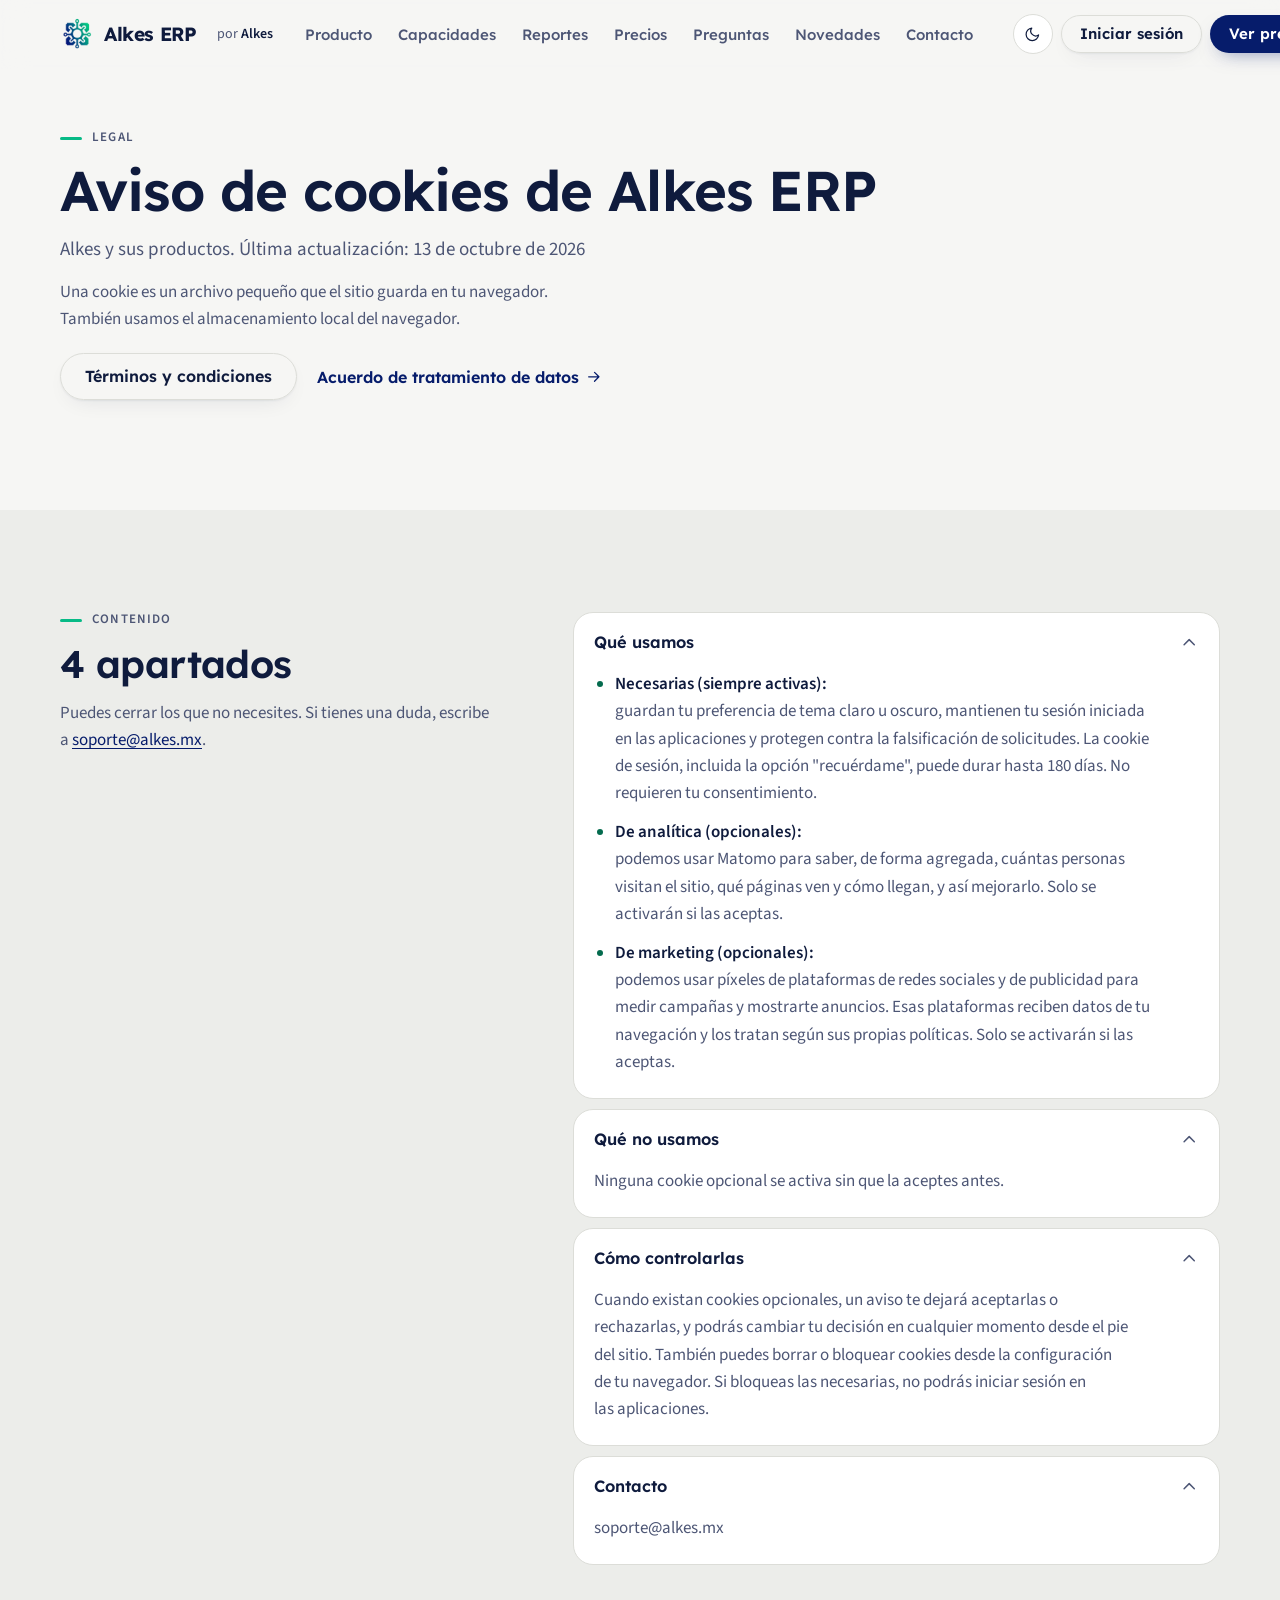
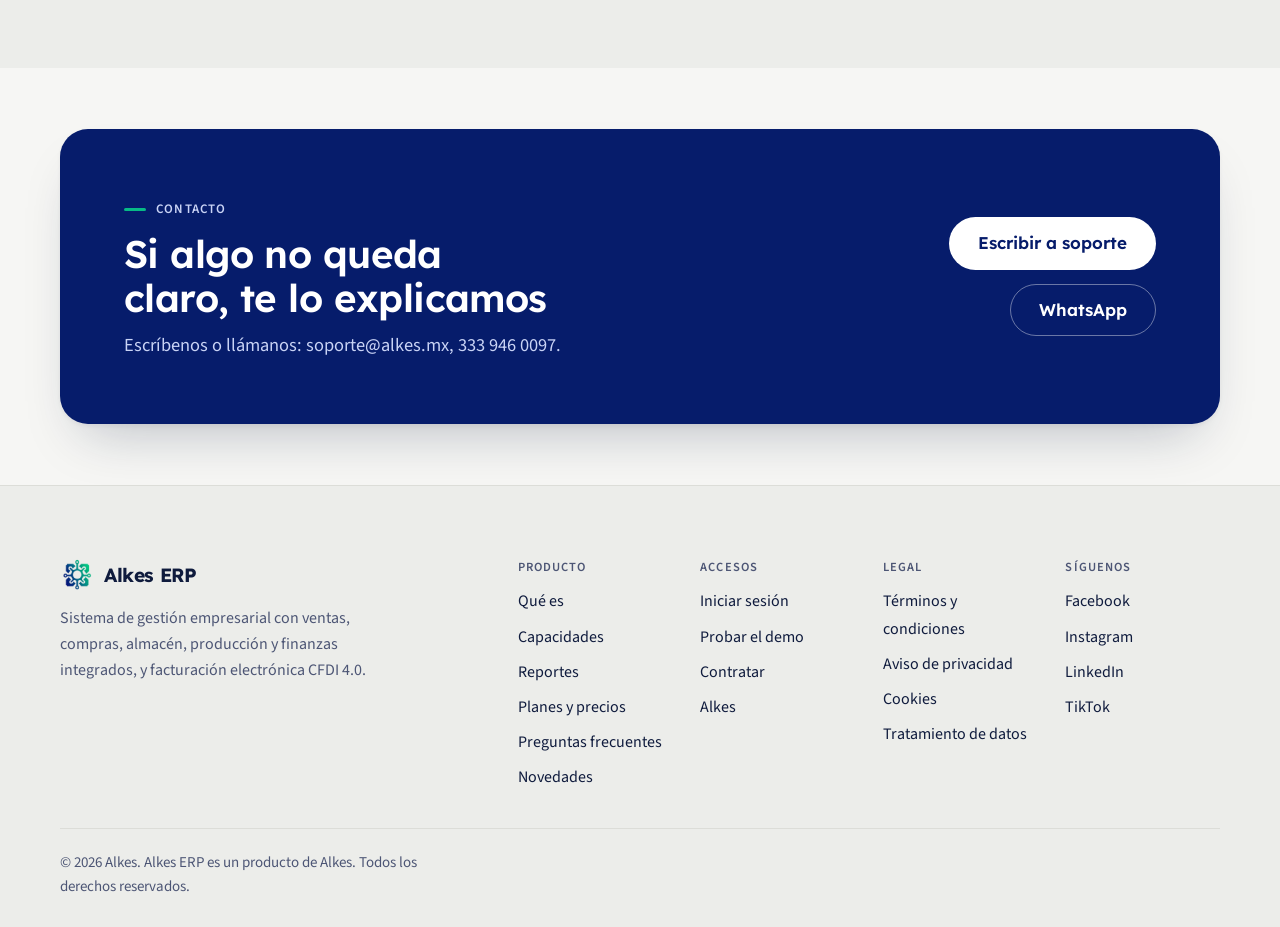
<file: cookies.html>
<!doctype html>
<html lang="es" class="no-js">
<head>
<meta charset="utf-8">
<meta name="viewport" content="width=device-width, initial-scale=1, viewport-fit=cover">
<title>Aviso de cookies de Alkes ERP | Alkes ERP</title>
<meta name="description" content="Qué cookies usa Alkes ERP, para qué y cómo controlarlas.">
<meta name="author" content="Alkes">
<meta name="theme-color" content="#061c6b">
<link rel="canonical" href="https://erp.alkes.mx/cookies.html">
<link rel="icon" href="/assets/img/favicon.ico" type="image/x-icon">
<link rel="apple-touch-icon" href="/assets/img/apple-touch-icon.png">
<link rel="preload" href="/assets/fonts/lexend-latin.woff2" as="font" type="font/woff2" crossorigin>
<link rel="preload" href="/assets/fonts/source-sans-3-latin.woff2" as="font" type="font/woff2" crossorigin>
<link rel="stylesheet" href="/assets/css/erp.css">
<link rel="stylesheet" href="/assets/css/legal.css">
<script>
(function () {
    var r = document.documentElement;
    r.className = r.className.replace('no-js', 'js');
    try {
        var t = localStorage.getItem('tema');
        if (t === 'dark' || t === 'light') { r.setAttribute('data-theme', t); }
    } catch (e) {}
})();
</script>
</head>
<body>
<a class="skip" href="#main">Saltar al contenido</a>
<header class="nav" id="nav">
    <div class="container nav__in">
        <a class="brand" href="/#inicio"><img class="logo logo--claro" src="/assets/img/logo.png" alt="" width="34" height="34"><img class="logo logo--oscuro" src="/assets/img/logo-blanco.png" alt="" width="34" height="34"><span>Alkes ERP</span></a>
        <a class="brand__by" href="https://alkes.mx">por <strong>Alkes</strong></a>
        <nav class="nav__links" aria-label="Secciones">
            <a class="nav__link" href="/#producto">Producto</a>
            <a class="nav__link" href="/#capacidades">Capacidades</a>
            <a class="nav__link" href="/#reportes">Reportes</a>
            <a class="nav__link" href="/#precios">Precios</a>
            <a class="nav__link" href="/#preguntas">Preguntas</a>
            <a class="nav__link" href="/#novedades">Novedades</a>
            <a class="nav__link" href="/#contacto">Contacto</a>
        </nav>
        <div class="nav__actions">
            <button class="theme-toggle" type="button" data-theme-toggle aria-label="Cambiar tema"><svg class="i-moon" viewBox="0 0 24 24" fill="none" stroke="currentColor" stroke-width="1.75" stroke-linecap="round" stroke-linejoin="round" aria-hidden="true" focusable="false"><path d="M21 12.8A9 9 0 1 1 11.2 3a7 7 0 0 0 9.8 9.8Z"/></svg><svg class="i-sun" viewBox="0 0 24 24" fill="none" stroke="currentColor" stroke-width="1.75" stroke-linecap="round" stroke-linejoin="round" aria-hidden="true" focusable="false"><circle cx="12" cy="12" r="4"/><path d="M12 2v2M12 20v2M4.9 4.9l1.4 1.4M17.7 17.7l1.4 1.4M2 12h2M20 12h2M4.9 19.1l1.4-1.4M17.7 6.3l1.4-1.4"/></svg><span class="theme-toggle__label"></span></button>            <a class="btn btn--line btn--sm" href="https://app.erp.alkes.mx">Iniciar sesión</a>
            <a class="btn btn--primary btn--sm" href="/#precios">Ver precios</a>
        </div>
        <button class="nav__burger" type="button" id="navToggle" aria-expanded="false" aria-controls="navPanel" aria-label="Abrir menú">
            <svg class="i-menu" viewBox="0 0 24 24" fill="none" stroke="currentColor" stroke-width="1.75" stroke-linecap="round" stroke-linejoin="round" aria-hidden="true" focusable="false"><path d="M4 7h16M4 12h16M4 17h16"/></svg><svg class="i-close" viewBox="0 0 24 24" fill="none" stroke="currentColor" stroke-width="1.75" stroke-linecap="round" stroke-linejoin="round" aria-hidden="true" focusable="false"><path d="M18 6 6 18M6 6l12 12"/></svg>        </button>
    </div>
    <div class="nav__panel container" id="navPanel">
        <a class="nav__link" href="/#producto">Producto</a>
        <a class="nav__link" href="/#capacidades">Capacidades</a>
        <a class="nav__link" href="/#precios">Precios</a>
        <a class="nav__link" href="/#preguntas">Preguntas</a>
        <a class="nav__link" href="/#novedades">Novedades</a>
        <a class="nav__link" href="/#contacto">Contacto</a>
        <a class="nav__link" href="/#ecosistema">Ecosistema Alkes</a>
        <div class="nav__panel-actions">
            <button class="theme-toggle" type="button" data-theme-toggle aria-label="Cambiar tema"><svg class="i-moon" viewBox="0 0 24 24" fill="none" stroke="currentColor" stroke-width="1.75" stroke-linecap="round" stroke-linejoin="round" aria-hidden="true" focusable="false"><path d="M21 12.8A9 9 0 1 1 11.2 3a7 7 0 0 0 9.8 9.8Z"/></svg><svg class="i-sun" viewBox="0 0 24 24" fill="none" stroke="currentColor" stroke-width="1.75" stroke-linecap="round" stroke-linejoin="round" aria-hidden="true" focusable="false"><circle cx="12" cy="12" r="4"/><path d="M12 2v2M12 20v2M4.9 4.9l1.4 1.4M17.7 17.7l1.4 1.4M2 12h2M20 12h2M4.9 19.1l1.4-1.4M17.7 6.3l1.4-1.4"/></svg><span class="theme-toggle__label"></span></button>            <a class="btn btn--line" href="https://app.erp.alkes.mx">Iniciar sesión</a>
            <a class="btn btn--primary" href="/#precios">Ver precios</a>
        </div>
    </div>
</header>
<main id="main">
<section class="section section--tight">
    <div class="container">
        <header class="head" data-reveal>
            <p class="eyebrow">Legal</p>
            <h1>Aviso de cookies de Alkes ERP</h1>
            <p class="lede">Alkes y sus productos. Última actualización: 13 de octubre de 2026</p>
            <p class="muted">Una cookie es un archivo pequeño que el sitio guarda en tu navegador. También usamos el almacenamiento local del navegador.</p>
            <div class="row legal__row">
                <a class="btn btn--line" href="/terminos.html">Términos y condiciones</a>
                <a class="link" href="/encargo-de-datos.html">Acuerdo de tratamiento de datos<svg viewBox="0 0 24 24" fill="none" stroke="currentColor" stroke-width="1.75" stroke-linecap="round" stroke-linejoin="round" aria-hidden="true" focusable="false"><path d="M5 12h14M13 6l6 6-6 6"/></svg></a>
            </div>
        </header>
    </div>
</section>
<section class="section section--sunken">
    <div class="container">
        <div class="faq">
            <div class="faq__intro" data-reveal>
                <p class="eyebrow">Contenido</p>
                <h2>4 apartados</h2>
                <p class="muted">Puedes cerrar los que no necesites. Si tienes una duda, escribe a <a href="mailto:soporte@alkes.mx">soporte@alkes.mx</a>.</p>
            </div>
            <div class="faq__list" data-reveal>
                <details class="disc" open>
                    <summary class="disc__sum"><span class="disc__t">Qué usamos</span><svg class="disc__chev" viewBox="0 0 24 24" fill="none" stroke="currentColor" stroke-width="1.75" stroke-linecap="round" stroke-linejoin="round" aria-hidden="true" focusable="false"><path d="m6 9 6 6 6-6"/></svg></summary>
                    <div class="disc__body"><ul><li><strong>Necesarias (siempre activas):</strong> guardan tu preferencia de tema claro u oscuro, mantienen tu sesión iniciada en las aplicaciones y protegen contra la falsificación de solicitudes. La cookie de sesión, incluida la opción "recuérdame", puede durar hasta 180 días. No requieren tu consentimiento.</li><li><strong>De analítica (opcionales):</strong> podemos usar Matomo para saber, de forma agregada, cuántas personas visitan el sitio, qué páginas ven y cómo llegan, y así mejorarlo. Solo se activarán si las aceptas.</li><li><strong>De marketing (opcionales):</strong> podemos usar píxeles de plataformas de redes sociales y de publicidad para medir campañas y mostrarte anuncios. Esas plataformas reciben datos de tu navegación y los tratan según sus propias políticas. Solo se activarán si las aceptas.</li></ul></div>
                </details>
                <details class="disc" open>
                    <summary class="disc__sum"><span class="disc__t">Qué no usamos</span><svg class="disc__chev" viewBox="0 0 24 24" fill="none" stroke="currentColor" stroke-width="1.75" stroke-linecap="round" stroke-linejoin="round" aria-hidden="true" focusable="false"><path d="m6 9 6 6 6-6"/></svg></summary>
                    <div class="disc__body"><p>Ninguna cookie opcional se activa sin que la aceptes antes.</p></div>
                </details>
                <details class="disc" open>
                    <summary class="disc__sum"><span class="disc__t">Cómo controlarlas</span><svg class="disc__chev" viewBox="0 0 24 24" fill="none" stroke="currentColor" stroke-width="1.75" stroke-linecap="round" stroke-linejoin="round" aria-hidden="true" focusable="false"><path d="m6 9 6 6 6-6"/></svg></summary>
                    <div class="disc__body"><p>Cuando existan cookies opcionales, un aviso te dejará aceptarlas o rechazarlas, y podrás cambiar tu decisión en cualquier momento desde el pie del sitio. También puedes borrar o bloquear cookies desde la configuración de tu navegador. Si bloqueas las necesarias, no podrás iniciar sesión en las aplicaciones.</p></div>
                </details>
                <details class="disc" open>
                    <summary class="disc__sum"><span class="disc__t">Contacto</span><svg class="disc__chev" viewBox="0 0 24 24" fill="none" stroke="currentColor" stroke-width="1.75" stroke-linecap="round" stroke-linejoin="round" aria-hidden="true" focusable="false"><path d="m6 9 6 6 6-6"/></svg></summary>
                    <div class="disc__body"><p>soporte@alkes.mx</p></div>
                </details>
            </div>
        </div>
    </div>
</section>
<section class="section section--tight">
    <div class="container">
        <div class="cta" data-reveal>
            <div>
                <p class="eyebrow">Contacto</p>
                <h2>Si algo no queda claro, te lo explicamos</h2>
                <p class="lede">Escríbenos o llámanos: soporte@alkes.mx, 333 946 0097.</p>
            </div>
            <div class="cta__act">
                <a class="btn btn--cta btn--lg" href="mailto:soporte@alkes.mx">Escribir a soporte</a>
                <a class="btn btn--line btn--lg" href="https://wa.me/523339460097">WhatsApp</a>
            </div>
        </div>
    </div>
</section>
</main>
<footer class="footer">
    <div class="container footer__top">
        <div class="footer__brand">
            <span class="brand"><img class="logo logo--claro" src="/assets/img/logo.png" alt="" width="34" height="34"><img class="logo logo--oscuro" src="/assets/img/logo-blanco.png" alt="" width="34" height="34"><span>Alkes ERP</span></span>
            <p>Sistema de gestión empresarial con ventas, compras, almacén, producción y finanzas integrados, y facturación electrónica CFDI 4.0.</p>
        </div>
        <div class="footer__cols">
            <div class="footer__col">
                <h2 class="footer__h">Producto</h2>
                <ul>
                    <li><a href="/#producto">Qué es</a></li>
                    <li><a href="/#capacidades">Capacidades</a></li>
                    <li><a href="/#reportes">Reportes</a></li>
                    <li><a href="/#precios">Planes y precios</a></li>
                    <li><a href="/#preguntas">Preguntas frecuentes</a></li>
                    <li><a href="/#novedades">Novedades</a></li>
                                    </ul>
            </div>
            <div class="footer__col">
                <h2 class="footer__h">Accesos</h2>
                <ul>
                    <li><a href="https://app.erp.alkes.mx">Iniciar sesión</a></li>
                    <li><a href="https://app.erp.alkes.mx" data-open-demo>Probar el demo</a></li>
                    <li><a href="https://contratar.alkes.mx">Contratar</a></li>
                    <li><a href="https://alkes.mx">Alkes</a></li>
                </ul>
            </div>
            <div class="footer__col">
                <h2 class="footer__h">Legal</h2>
                <ul>
                    <li><a href="/terminos.html">Términos y condiciones</a></li>
                    <li><a href="/privacidad.html">Aviso de privacidad</a></li>
                    <li><a href="/cookies.html">Cookies</a></li>
                    <li><a href="/encargo-de-datos.html">Tratamiento de datos</a></li>
                </ul>
            </div>
            <div class="footer__col">
                <h2 class="footer__h">Síguenos</h2>
                <ul>
                                        <li><a href="https://www.facebook.com/alkes.mx" target="_blank" rel="noopener">Facebook</a></li>
                                        <li><a href="https://www.instagram.com/alkes.mx" target="_blank" rel="noopener">Instagram</a></li>
                                        <li><a href="https://www.linkedin.com/company/alkes-mx" target="_blank" rel="noopener">LinkedIn</a></li>
                                        <li><a href="https://www.tiktok.com/@alkes.mx" target="_blank" rel="noopener">TikTok</a></li>
                                    </ul>
            </div>
        </div>
    </div>
    <div class="container">
        <div class="footer__bot">
            <p>© 2026 Alkes. Alkes ERP es un producto de Alkes. Todos los derechos reservados.</p>
        </div>
    </div>
</footer>
<script src="/assets/js/erp.js" defer></script>
</body>
</html>
</file>
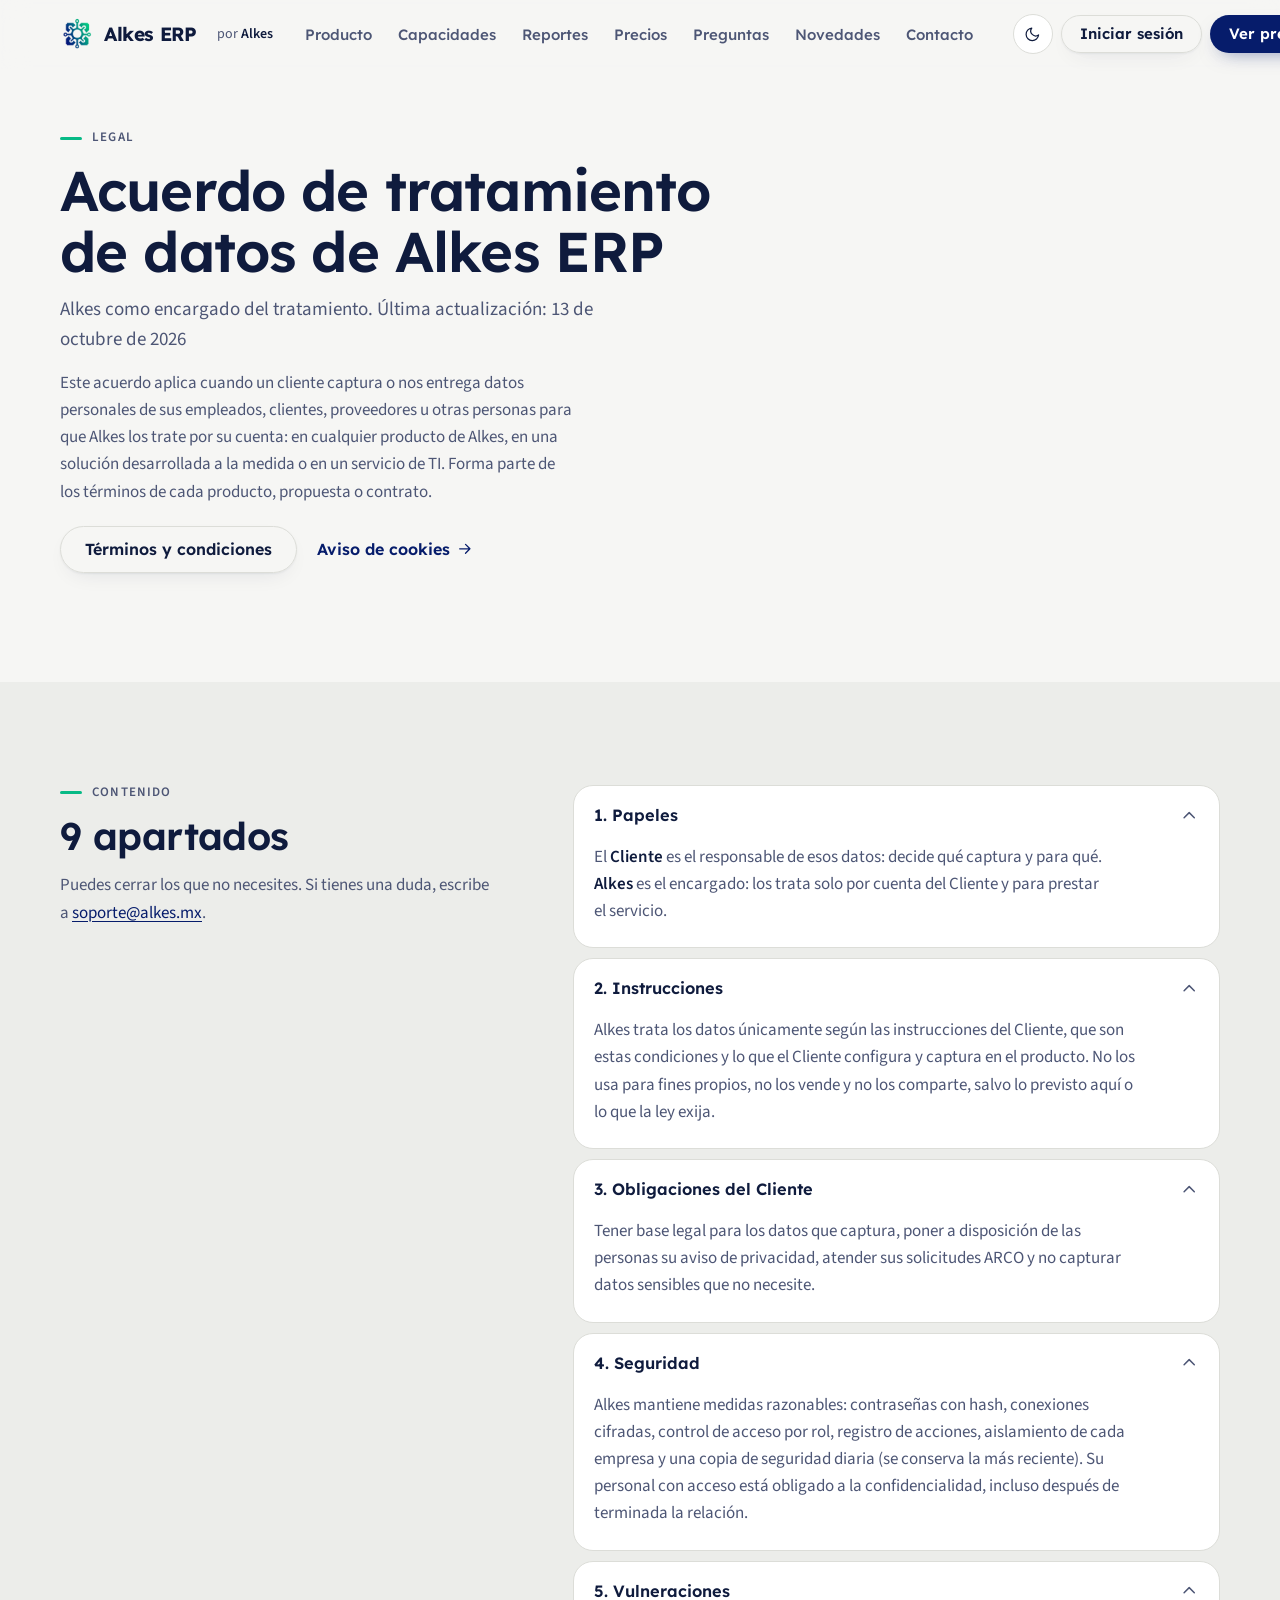
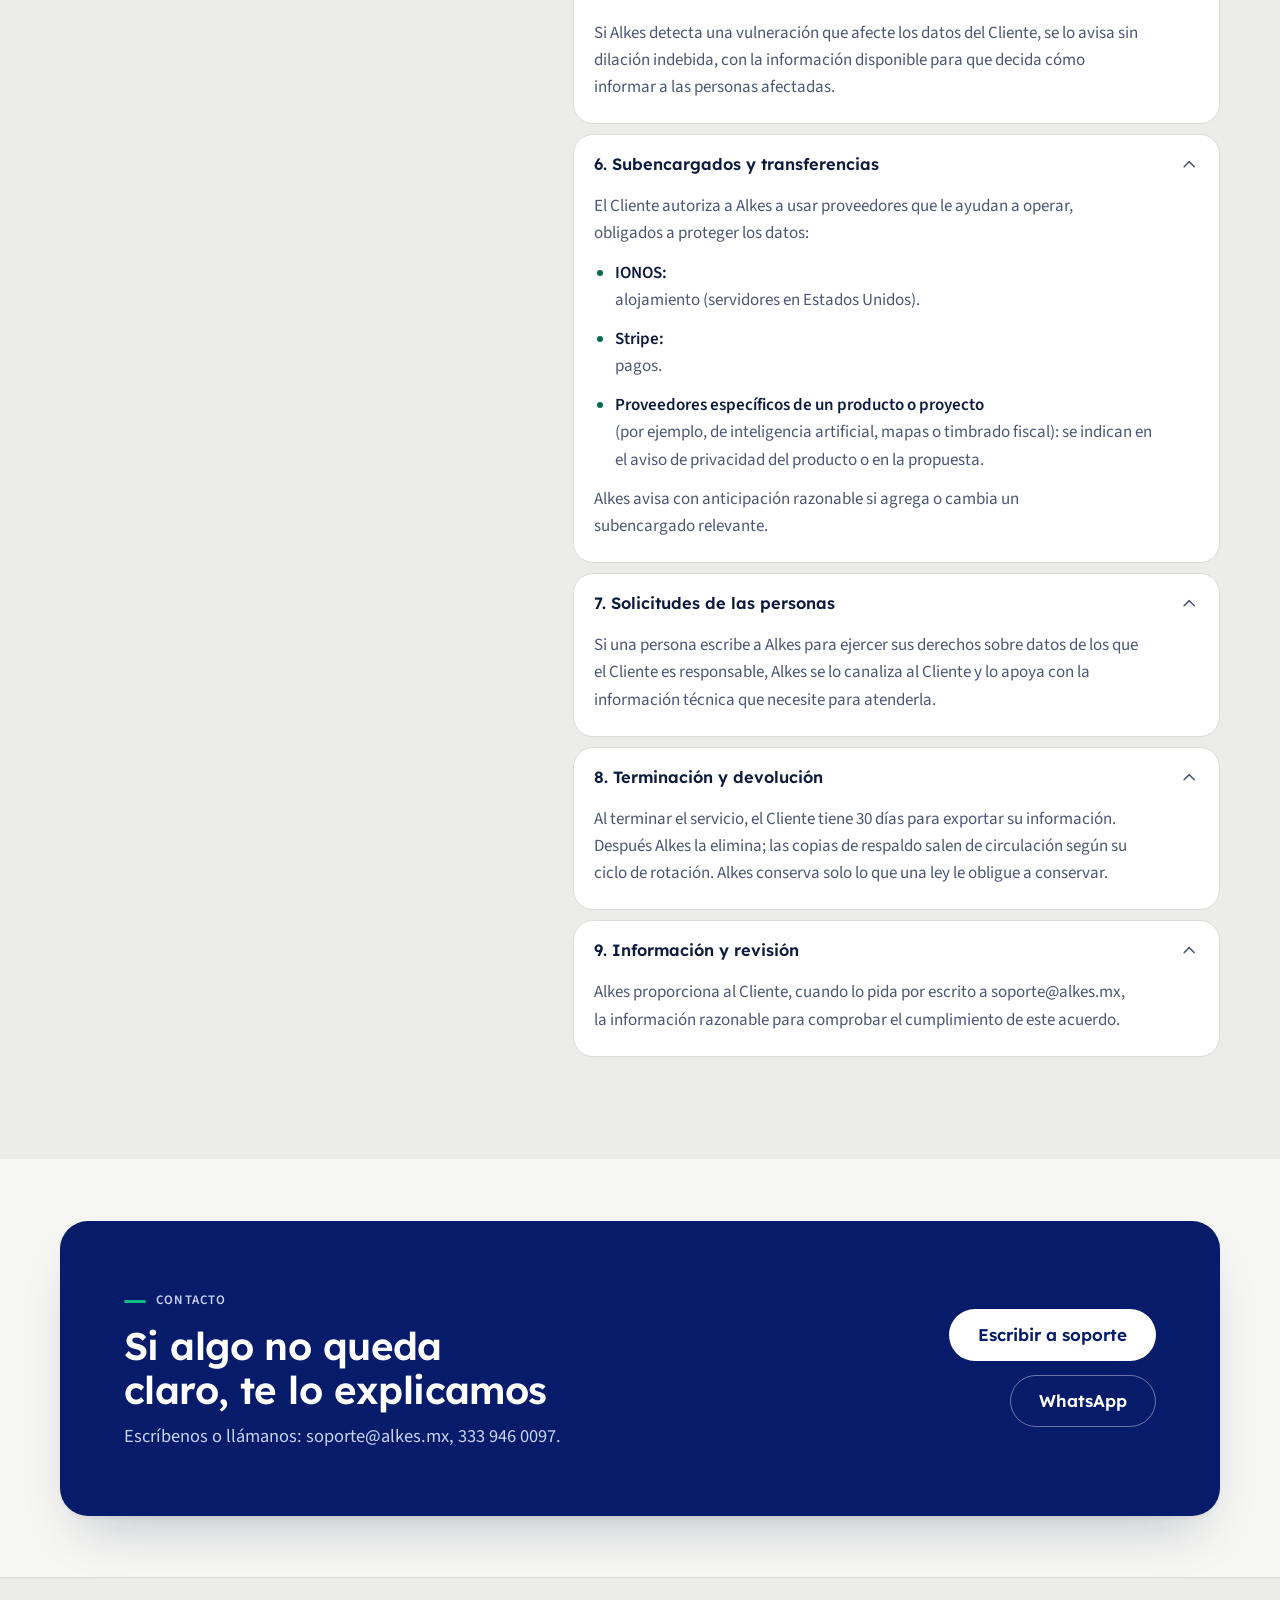
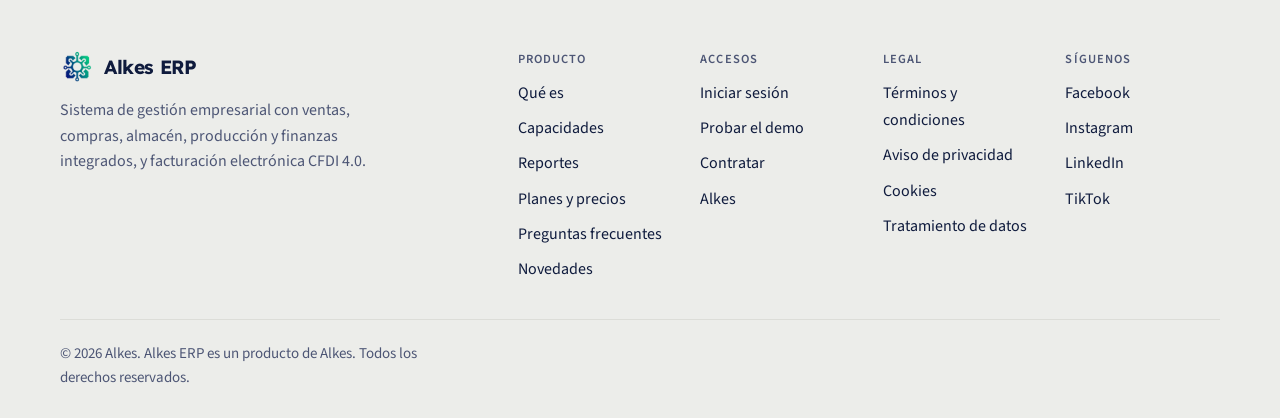
<file: encargo-de-datos.html>
<!doctype html>
<html lang="es" class="no-js">
<head>
<meta charset="utf-8">
<meta name="viewport" content="width=device-width, initial-scale=1, viewport-fit=cover">
<title>Acuerdo de tratamiento de datos de Alkes ERP | Alkes ERP</title>
<meta name="description" content="Acuerdo de tratamiento de datos personales de Alkes ERP: Alkes como encargado.">
<meta name="author" content="Alkes">
<meta name="theme-color" content="#061c6b">
<link rel="canonical" href="https://erp.alkes.mx/encargo-de-datos.html">
<link rel="icon" href="/assets/img/favicon.ico" type="image/x-icon">
<link rel="apple-touch-icon" href="/assets/img/apple-touch-icon.png">
<link rel="preload" href="/assets/fonts/lexend-latin.woff2" as="font" type="font/woff2" crossorigin>
<link rel="preload" href="/assets/fonts/source-sans-3-latin.woff2" as="font" type="font/woff2" crossorigin>
<link rel="stylesheet" href="/assets/css/erp.css">
<link rel="stylesheet" href="/assets/css/legal.css">
<script>
(function () {
    var r = document.documentElement;
    r.className = r.className.replace('no-js', 'js');
    try {
        var t = localStorage.getItem('tema');
        if (t === 'dark' || t === 'light') { r.setAttribute('data-theme', t); }
    } catch (e) {}
})();
</script>
</head>
<body>
<a class="skip" href="#main">Saltar al contenido</a>
<header class="nav" id="nav">
    <div class="container nav__in">
        <a class="brand" href="/#inicio"><img class="logo logo--claro" src="/assets/img/logo.png" alt="" width="34" height="34"><img class="logo logo--oscuro" src="/assets/img/logo-blanco.png" alt="" width="34" height="34"><span>Alkes ERP</span></a>
        <a class="brand__by" href="https://alkes.mx">por <strong>Alkes</strong></a>
        <nav class="nav__links" aria-label="Secciones">
            <a class="nav__link" href="/#producto">Producto</a>
            <a class="nav__link" href="/#capacidades">Capacidades</a>
            <a class="nav__link" href="/#reportes">Reportes</a>
            <a class="nav__link" href="/#precios">Precios</a>
            <a class="nav__link" href="/#preguntas">Preguntas</a>
            <a class="nav__link" href="/#novedades">Novedades</a>
            <a class="nav__link" href="/#contacto">Contacto</a>
        </nav>
        <div class="nav__actions">
            <button class="theme-toggle" type="button" data-theme-toggle aria-label="Cambiar tema"><svg class="i-moon" viewBox="0 0 24 24" fill="none" stroke="currentColor" stroke-width="1.75" stroke-linecap="round" stroke-linejoin="round" aria-hidden="true" focusable="false"><path d="M21 12.8A9 9 0 1 1 11.2 3a7 7 0 0 0 9.8 9.8Z"/></svg><svg class="i-sun" viewBox="0 0 24 24" fill="none" stroke="currentColor" stroke-width="1.75" stroke-linecap="round" stroke-linejoin="round" aria-hidden="true" focusable="false"><circle cx="12" cy="12" r="4"/><path d="M12 2v2M12 20v2M4.9 4.9l1.4 1.4M17.7 17.7l1.4 1.4M2 12h2M20 12h2M4.9 19.1l1.4-1.4M17.7 6.3l1.4-1.4"/></svg><span class="theme-toggle__label"></span></button>            <a class="btn btn--line btn--sm" href="https://app.erp.alkes.mx">Iniciar sesión</a>
            <a class="btn btn--primary btn--sm" href="/#precios">Ver precios</a>
        </div>
        <button class="nav__burger" type="button" id="navToggle" aria-expanded="false" aria-controls="navPanel" aria-label="Abrir menú">
            <svg class="i-menu" viewBox="0 0 24 24" fill="none" stroke="currentColor" stroke-width="1.75" stroke-linecap="round" stroke-linejoin="round" aria-hidden="true" focusable="false"><path d="M4 7h16M4 12h16M4 17h16"/></svg><svg class="i-close" viewBox="0 0 24 24" fill="none" stroke="currentColor" stroke-width="1.75" stroke-linecap="round" stroke-linejoin="round" aria-hidden="true" focusable="false"><path d="M18 6 6 18M6 6l12 12"/></svg>        </button>
    </div>
    <div class="nav__panel container" id="navPanel">
        <a class="nav__link" href="/#producto">Producto</a>
        <a class="nav__link" href="/#capacidades">Capacidades</a>
        <a class="nav__link" href="/#precios">Precios</a>
        <a class="nav__link" href="/#preguntas">Preguntas</a>
        <a class="nav__link" href="/#novedades">Novedades</a>
        <a class="nav__link" href="/#contacto">Contacto</a>
        <a class="nav__link" href="/#ecosistema">Ecosistema Alkes</a>
        <div class="nav__panel-actions">
            <button class="theme-toggle" type="button" data-theme-toggle aria-label="Cambiar tema"><svg class="i-moon" viewBox="0 0 24 24" fill="none" stroke="currentColor" stroke-width="1.75" stroke-linecap="round" stroke-linejoin="round" aria-hidden="true" focusable="false"><path d="M21 12.8A9 9 0 1 1 11.2 3a7 7 0 0 0 9.8 9.8Z"/></svg><svg class="i-sun" viewBox="0 0 24 24" fill="none" stroke="currentColor" stroke-width="1.75" stroke-linecap="round" stroke-linejoin="round" aria-hidden="true" focusable="false"><circle cx="12" cy="12" r="4"/><path d="M12 2v2M12 20v2M4.9 4.9l1.4 1.4M17.7 17.7l1.4 1.4M2 12h2M20 12h2M4.9 19.1l1.4-1.4M17.7 6.3l1.4-1.4"/></svg><span class="theme-toggle__label"></span></button>            <a class="btn btn--line" href="https://app.erp.alkes.mx">Iniciar sesión</a>
            <a class="btn btn--primary" href="/#precios">Ver precios</a>
        </div>
    </div>
</header>
<main id="main">
<section class="section section--tight">
    <div class="container">
        <header class="head" data-reveal>
            <p class="eyebrow">Legal</p>
            <h1>Acuerdo de tratamiento de datos de Alkes ERP</h1>
            <p class="lede">Alkes como encargado del tratamiento. Última actualización: 13 de octubre de 2026</p>
            <p class="muted">Este acuerdo aplica cuando un cliente captura o nos entrega datos personales de sus empleados, clientes, proveedores u otras personas para que Alkes los trate por su cuenta: en cualquier producto de Alkes, en una solución desarrollada a la medida o en un servicio de TI. Forma parte de los términos de cada producto, propuesta o contrato.</p>
            <div class="row legal__row">
                <a class="btn btn--line" href="/terminos.html">Términos y condiciones</a>
                <a class="link" href="/cookies.html">Aviso de cookies<svg viewBox="0 0 24 24" fill="none" stroke="currentColor" stroke-width="1.75" stroke-linecap="round" stroke-linejoin="round" aria-hidden="true" focusable="false"><path d="M5 12h14M13 6l6 6-6 6"/></svg></a>
            </div>
        </header>
    </div>
</section>
<section class="section section--sunken">
    <div class="container">
        <div class="faq">
            <div class="faq__intro" data-reveal>
                <p class="eyebrow">Contenido</p>
                <h2>9 apartados</h2>
                <p class="muted">Puedes cerrar los que no necesites. Si tienes una duda, escribe a <a href="mailto:soporte@alkes.mx">soporte@alkes.mx</a>.</p>
            </div>
            <div class="faq__list" data-reveal>
                <details class="disc" open>
                    <summary class="disc__sum"><span class="disc__t">1. Papeles</span><svg class="disc__chev" viewBox="0 0 24 24" fill="none" stroke="currentColor" stroke-width="1.75" stroke-linecap="round" stroke-linejoin="round" aria-hidden="true" focusable="false"><path d="m6 9 6 6 6-6"/></svg></summary>
                    <div class="disc__body"><p>El <strong>Cliente</strong> es el responsable de esos datos: decide qué captura y para qué. <strong>Alkes</strong> es el encargado: los trata solo por cuenta del Cliente y para prestar el servicio.</p></div>
                </details>
                <details class="disc" open>
                    <summary class="disc__sum"><span class="disc__t">2. Instrucciones</span><svg class="disc__chev" viewBox="0 0 24 24" fill="none" stroke="currentColor" stroke-width="1.75" stroke-linecap="round" stroke-linejoin="round" aria-hidden="true" focusable="false"><path d="m6 9 6 6 6-6"/></svg></summary>
                    <div class="disc__body"><p>Alkes trata los datos únicamente según las instrucciones del Cliente, que son estas condiciones y lo que el Cliente configura y captura en el producto. No los usa para fines propios, no los vende y no los comparte, salvo lo previsto aquí o lo que la ley exija.</p></div>
                </details>
                <details class="disc" open>
                    <summary class="disc__sum"><span class="disc__t">3. Obligaciones del Cliente</span><svg class="disc__chev" viewBox="0 0 24 24" fill="none" stroke="currentColor" stroke-width="1.75" stroke-linecap="round" stroke-linejoin="round" aria-hidden="true" focusable="false"><path d="m6 9 6 6 6-6"/></svg></summary>
                    <div class="disc__body"><p>Tener base legal para los datos que captura, poner a disposición de las personas su aviso de privacidad, atender sus solicitudes ARCO y no capturar datos sensibles que no necesite.</p></div>
                </details>
                <details class="disc" open>
                    <summary class="disc__sum"><span class="disc__t">4. Seguridad</span><svg class="disc__chev" viewBox="0 0 24 24" fill="none" stroke="currentColor" stroke-width="1.75" stroke-linecap="round" stroke-linejoin="round" aria-hidden="true" focusable="false"><path d="m6 9 6 6 6-6"/></svg></summary>
                    <div class="disc__body"><p>Alkes mantiene medidas razonables: contraseñas con hash, conexiones cifradas, control de acceso por rol, registro de acciones, aislamiento de cada empresa y una copia de seguridad diaria (se conserva la más reciente). Su personal con acceso está obligado a la confidencialidad, incluso después de terminada la relación.</p></div>
                </details>
                <details class="disc" open>
                    <summary class="disc__sum"><span class="disc__t">5. Vulneraciones</span><svg class="disc__chev" viewBox="0 0 24 24" fill="none" stroke="currentColor" stroke-width="1.75" stroke-linecap="round" stroke-linejoin="round" aria-hidden="true" focusable="false"><path d="m6 9 6 6 6-6"/></svg></summary>
                    <div class="disc__body"><p>Si Alkes detecta una vulneración que afecte los datos del Cliente, se lo avisa sin dilación indebida, con la información disponible para que decida cómo informar a las personas afectadas.</p></div>
                </details>
                <details class="disc" open>
                    <summary class="disc__sum"><span class="disc__t">6. Subencargados y transferencias</span><svg class="disc__chev" viewBox="0 0 24 24" fill="none" stroke="currentColor" stroke-width="1.75" stroke-linecap="round" stroke-linejoin="round" aria-hidden="true" focusable="false"><path d="m6 9 6 6 6-6"/></svg></summary>
                    <div class="disc__body"><p>El Cliente autoriza a Alkes a usar proveedores que le ayudan a operar, obligados a proteger los datos:</p>
<ul><li><strong>IONOS:</strong> alojamiento (servidores en Estados Unidos).</li><li><strong>Stripe:</strong> pagos.</li><li><strong>Proveedores específicos de un producto o proyecto</strong> (por ejemplo, de inteligencia artificial, mapas o timbrado fiscal): se indican en el aviso de privacidad del producto o en la propuesta.</li></ul>
<p>Alkes avisa con anticipación razonable si agrega o cambia un subencargado relevante.</p></div>
                </details>
                <details class="disc" open>
                    <summary class="disc__sum"><span class="disc__t">7. Solicitudes de las personas</span><svg class="disc__chev" viewBox="0 0 24 24" fill="none" stroke="currentColor" stroke-width="1.75" stroke-linecap="round" stroke-linejoin="round" aria-hidden="true" focusable="false"><path d="m6 9 6 6 6-6"/></svg></summary>
                    <div class="disc__body"><p>Si una persona escribe a Alkes para ejercer sus derechos sobre datos de los que el Cliente es responsable, Alkes se lo canaliza al Cliente y lo apoya con la información técnica que necesite para atenderla.</p></div>
                </details>
                <details class="disc" open>
                    <summary class="disc__sum"><span class="disc__t">8. Terminación y devolución</span><svg class="disc__chev" viewBox="0 0 24 24" fill="none" stroke="currentColor" stroke-width="1.75" stroke-linecap="round" stroke-linejoin="round" aria-hidden="true" focusable="false"><path d="m6 9 6 6 6-6"/></svg></summary>
                    <div class="disc__body"><p>Al terminar el servicio, el Cliente tiene 30 días para exportar su información. Después Alkes la elimina; las copias de respaldo salen de circulación según su ciclo de rotación. Alkes conserva solo lo que una ley le obligue a conservar.</p></div>
                </details>
                <details class="disc" open>
                    <summary class="disc__sum"><span class="disc__t">9. Información y revisión</span><svg class="disc__chev" viewBox="0 0 24 24" fill="none" stroke="currentColor" stroke-width="1.75" stroke-linecap="round" stroke-linejoin="round" aria-hidden="true" focusable="false"><path d="m6 9 6 6 6-6"/></svg></summary>
                    <div class="disc__body"><p>Alkes proporciona al Cliente, cuando lo pida por escrito a soporte@alkes.mx, la información razonable para comprobar el cumplimiento de este acuerdo.</p></div>
                </details>
            </div>
        </div>
    </div>
</section>
<section class="section section--tight">
    <div class="container">
        <div class="cta" data-reveal>
            <div>
                <p class="eyebrow">Contacto</p>
                <h2>Si algo no queda claro, te lo explicamos</h2>
                <p class="lede">Escríbenos o llámanos: soporte@alkes.mx, 333 946 0097.</p>
            </div>
            <div class="cta__act">
                <a class="btn btn--cta btn--lg" href="mailto:soporte@alkes.mx">Escribir a soporte</a>
                <a class="btn btn--line btn--lg" href="https://wa.me/523339460097">WhatsApp</a>
            </div>
        </div>
    </div>
</section>
</main>
<footer class="footer">
    <div class="container footer__top">
        <div class="footer__brand">
            <span class="brand"><img class="logo logo--claro" src="/assets/img/logo.png" alt="" width="34" height="34"><img class="logo logo--oscuro" src="/assets/img/logo-blanco.png" alt="" width="34" height="34"><span>Alkes ERP</span></span>
            <p>Sistema de gestión empresarial con ventas, compras, almacén, producción y finanzas integrados, y facturación electrónica CFDI 4.0.</p>
        </div>
        <div class="footer__cols">
            <div class="footer__col">
                <h2 class="footer__h">Producto</h2>
                <ul>
                    <li><a href="/#producto">Qué es</a></li>
                    <li><a href="/#capacidades">Capacidades</a></li>
                    <li><a href="/#reportes">Reportes</a></li>
                    <li><a href="/#precios">Planes y precios</a></li>
                    <li><a href="/#preguntas">Preguntas frecuentes</a></li>
                    <li><a href="/#novedades">Novedades</a></li>
                                    </ul>
            </div>
            <div class="footer__col">
                <h2 class="footer__h">Accesos</h2>
                <ul>
                    <li><a href="https://app.erp.alkes.mx">Iniciar sesión</a></li>
                    <li><a href="https://app.erp.alkes.mx" data-open-demo>Probar el demo</a></li>
                    <li><a href="https://contratar.alkes.mx">Contratar</a></li>
                    <li><a href="https://alkes.mx">Alkes</a></li>
                </ul>
            </div>
            <div class="footer__col">
                <h2 class="footer__h">Legal</h2>
                <ul>
                    <li><a href="/terminos.html">Términos y condiciones</a></li>
                    <li><a href="/privacidad.html">Aviso de privacidad</a></li>
                    <li><a href="/cookies.html">Cookies</a></li>
                    <li><a href="/encargo-de-datos.html">Tratamiento de datos</a></li>
                </ul>
            </div>
            <div class="footer__col">
                <h2 class="footer__h">Síguenos</h2>
                <ul>
                                        <li><a href="https://www.facebook.com/alkes.mx" target="_blank" rel="noopener">Facebook</a></li>
                                        <li><a href="https://www.instagram.com/alkes.mx" target="_blank" rel="noopener">Instagram</a></li>
                                        <li><a href="https://www.linkedin.com/company/alkes-mx" target="_blank" rel="noopener">LinkedIn</a></li>
                                        <li><a href="https://www.tiktok.com/@alkes.mx" target="_blank" rel="noopener">TikTok</a></li>
                                    </ul>
            </div>
        </div>
    </div>
    <div class="container">
        <div class="footer__bot">
            <p>© 2026 Alkes. Alkes ERP es un producto de Alkes. Todos los derechos reservados.</p>
        </div>
    </div>
</footer>
<script src="/assets/js/erp.js" defer></script>
</body>
</html>
</file>
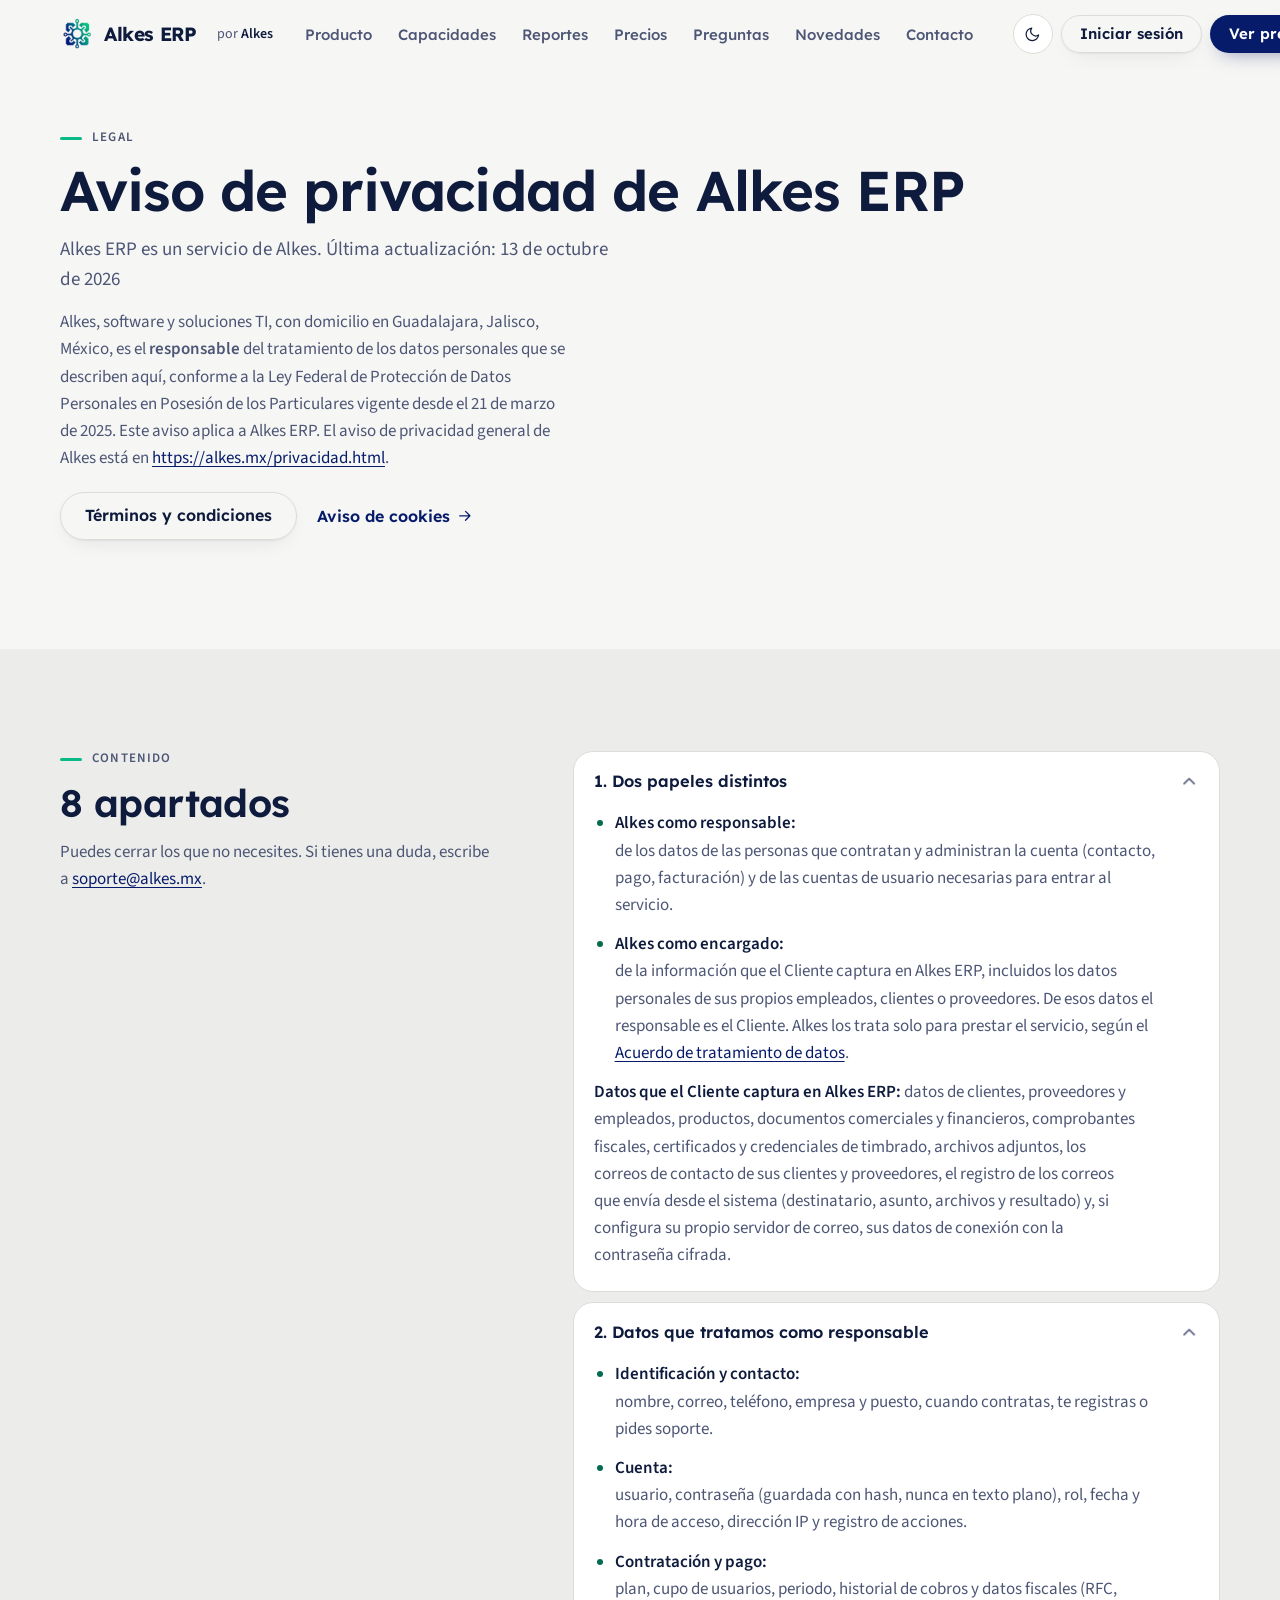
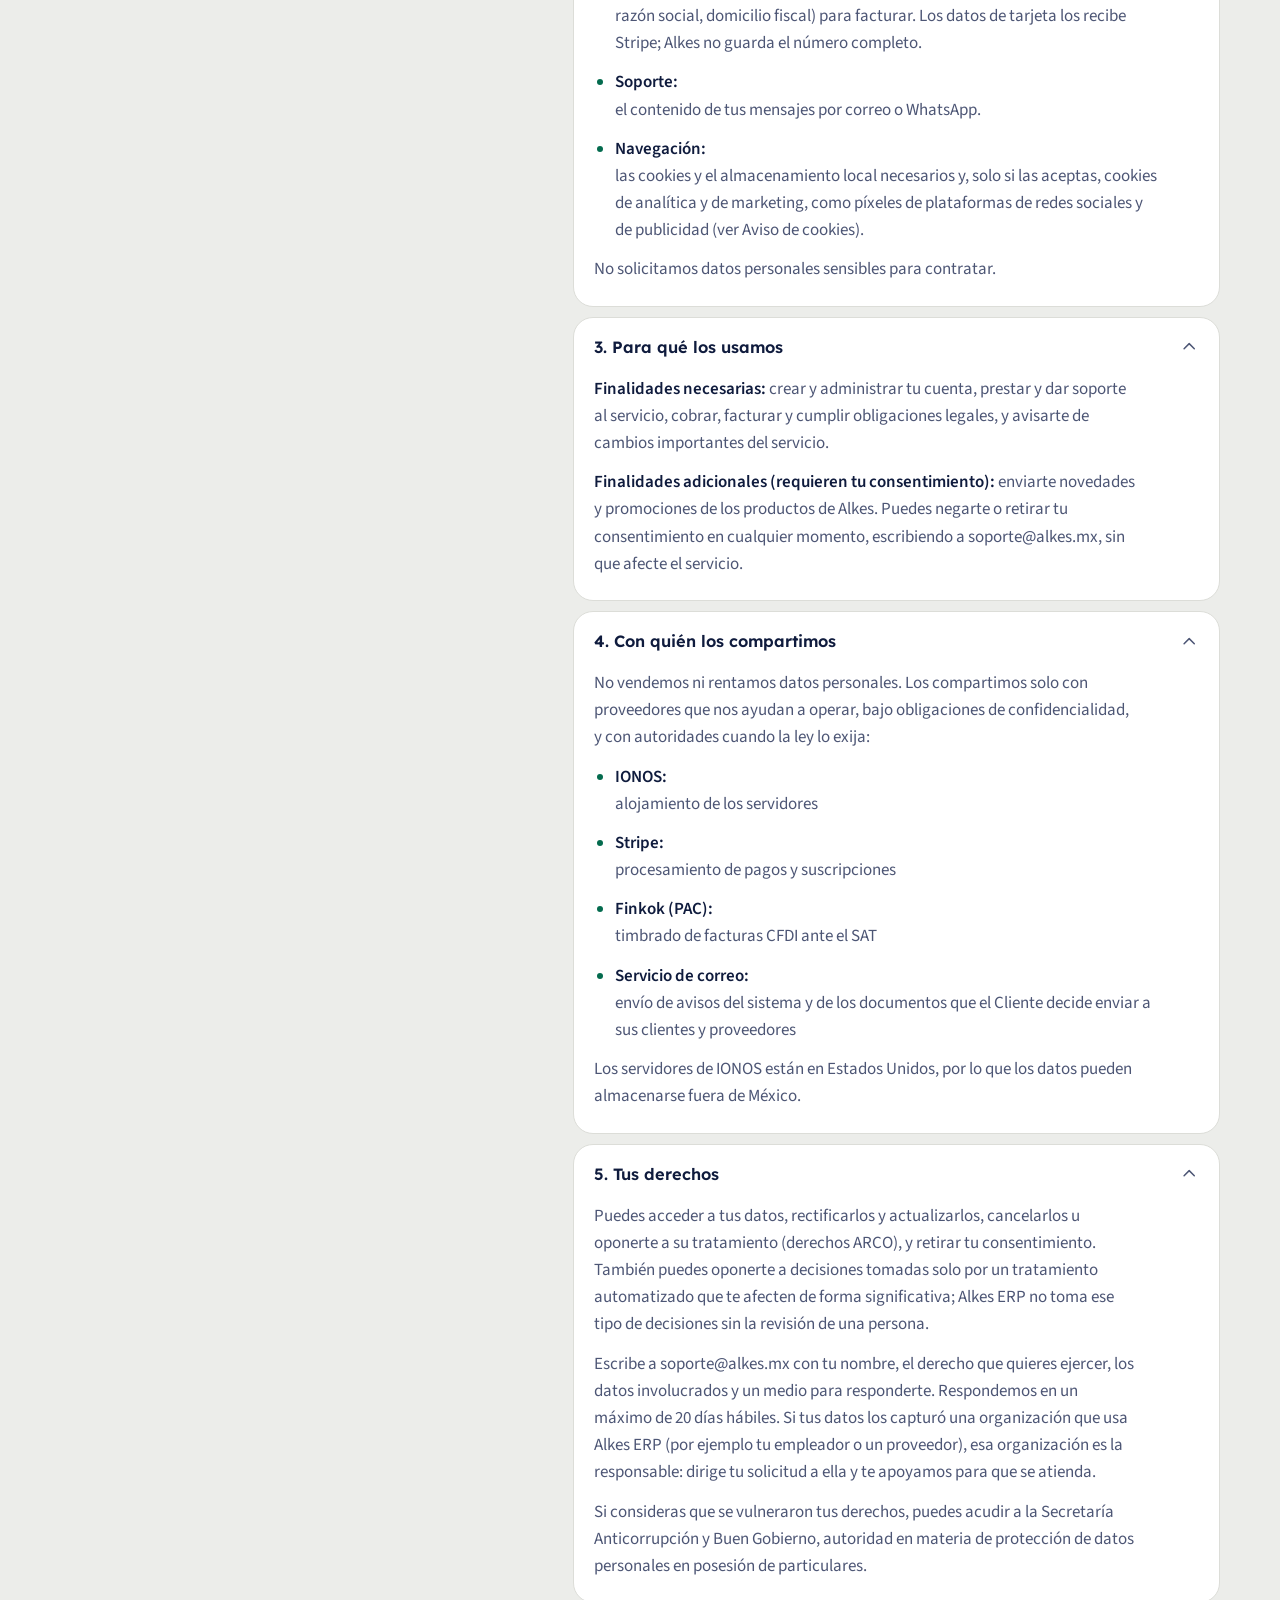
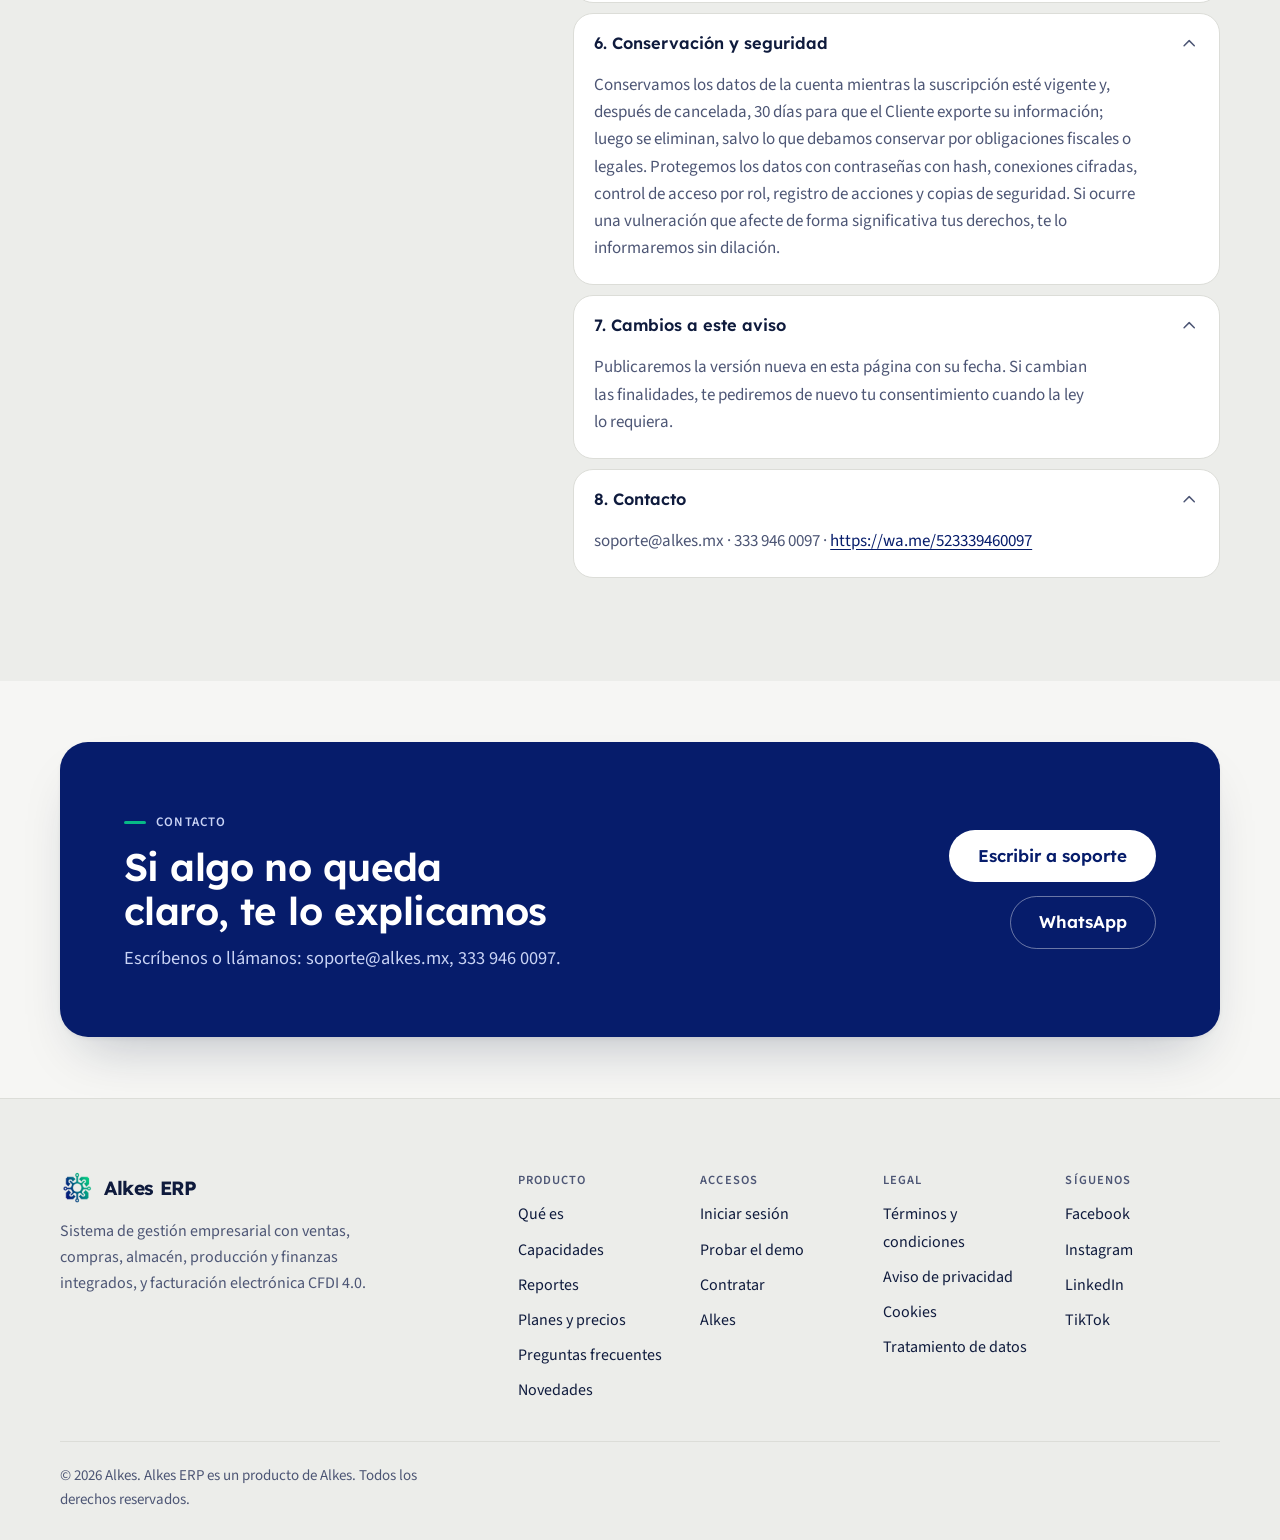
<file: privacidad.html>
<!doctype html>
<html lang="es" class="no-js">
<head>
<meta charset="utf-8">
<meta name="viewport" content="width=device-width, initial-scale=1, viewport-fit=cover">
<title>Aviso de privacidad de Alkes ERP | Alkes ERP</title>
<meta name="description" content="Aviso de privacidad de Alkes ERP: qué datos tratamos, para qué y cómo ejercer tus derechos.">
<meta name="author" content="Alkes">
<meta name="theme-color" content="#061c6b">
<link rel="canonical" href="https://erp.alkes.mx/privacidad.html">
<link rel="icon" href="/assets/img/favicon.ico" type="image/x-icon">
<link rel="apple-touch-icon" href="/assets/img/apple-touch-icon.png">
<link rel="preload" href="/assets/fonts/lexend-latin.woff2" as="font" type="font/woff2" crossorigin>
<link rel="preload" href="/assets/fonts/source-sans-3-latin.woff2" as="font" type="font/woff2" crossorigin>
<link rel="stylesheet" href="/assets/css/erp.css">
<link rel="stylesheet" href="/assets/css/legal.css">
<script>
(function () {
    var r = document.documentElement;
    r.className = r.className.replace('no-js', 'js');
    try {
        var t = localStorage.getItem('tema');
        if (t === 'dark' || t === 'light') { r.setAttribute('data-theme', t); }
    } catch (e) {}
})();
</script>
</head>
<body>
<a class="skip" href="#main">Saltar al contenido</a>
<header class="nav" id="nav">
    <div class="container nav__in">
        <a class="brand" href="/#inicio"><img class="logo logo--claro" src="/assets/img/logo.png" alt="" width="34" height="34"><img class="logo logo--oscuro" src="/assets/img/logo-blanco.png" alt="" width="34" height="34"><span>Alkes ERP</span></a>
        <a class="brand__by" href="https://alkes.mx">por <strong>Alkes</strong></a>
        <nav class="nav__links" aria-label="Secciones">
            <a class="nav__link" href="/#producto">Producto</a>
            <a class="nav__link" href="/#capacidades">Capacidades</a>
            <a class="nav__link" href="/#reportes">Reportes</a>
            <a class="nav__link" href="/#precios">Precios</a>
            <a class="nav__link" href="/#preguntas">Preguntas</a>
            <a class="nav__link" href="/#novedades">Novedades</a>
            <a class="nav__link" href="/#contacto">Contacto</a>
        </nav>
        <div class="nav__actions">
            <button class="theme-toggle" type="button" data-theme-toggle aria-label="Cambiar tema"><svg class="i-moon" viewBox="0 0 24 24" fill="none" stroke="currentColor" stroke-width="1.75" stroke-linecap="round" stroke-linejoin="round" aria-hidden="true" focusable="false"><path d="M21 12.8A9 9 0 1 1 11.2 3a7 7 0 0 0 9.8 9.8Z"/></svg><svg class="i-sun" viewBox="0 0 24 24" fill="none" stroke="currentColor" stroke-width="1.75" stroke-linecap="round" stroke-linejoin="round" aria-hidden="true" focusable="false"><circle cx="12" cy="12" r="4"/><path d="M12 2v2M12 20v2M4.9 4.9l1.4 1.4M17.7 17.7l1.4 1.4M2 12h2M20 12h2M4.9 19.1l1.4-1.4M17.7 6.3l1.4-1.4"/></svg><span class="theme-toggle__label"></span></button>            <a class="btn btn--line btn--sm" href="https://app.erp.alkes.mx">Iniciar sesión</a>
            <a class="btn btn--primary btn--sm" href="/#precios">Ver precios</a>
        </div>
        <button class="nav__burger" type="button" id="navToggle" aria-expanded="false" aria-controls="navPanel" aria-label="Abrir menú">
            <svg class="i-menu" viewBox="0 0 24 24" fill="none" stroke="currentColor" stroke-width="1.75" stroke-linecap="round" stroke-linejoin="round" aria-hidden="true" focusable="false"><path d="M4 7h16M4 12h16M4 17h16"/></svg><svg class="i-close" viewBox="0 0 24 24" fill="none" stroke="currentColor" stroke-width="1.75" stroke-linecap="round" stroke-linejoin="round" aria-hidden="true" focusable="false"><path d="M18 6 6 18M6 6l12 12"/></svg>        </button>
    </div>
    <div class="nav__panel container" id="navPanel">
        <a class="nav__link" href="/#producto">Producto</a>
        <a class="nav__link" href="/#capacidades">Capacidades</a>
        <a class="nav__link" href="/#precios">Precios</a>
        <a class="nav__link" href="/#preguntas">Preguntas</a>
        <a class="nav__link" href="/#novedades">Novedades</a>
        <a class="nav__link" href="/#contacto">Contacto</a>
        <a class="nav__link" href="/#ecosistema">Ecosistema Alkes</a>
        <div class="nav__panel-actions">
            <button class="theme-toggle" type="button" data-theme-toggle aria-label="Cambiar tema"><svg class="i-moon" viewBox="0 0 24 24" fill="none" stroke="currentColor" stroke-width="1.75" stroke-linecap="round" stroke-linejoin="round" aria-hidden="true" focusable="false"><path d="M21 12.8A9 9 0 1 1 11.2 3a7 7 0 0 0 9.8 9.8Z"/></svg><svg class="i-sun" viewBox="0 0 24 24" fill="none" stroke="currentColor" stroke-width="1.75" stroke-linecap="round" stroke-linejoin="round" aria-hidden="true" focusable="false"><circle cx="12" cy="12" r="4"/><path d="M12 2v2M12 20v2M4.9 4.9l1.4 1.4M17.7 17.7l1.4 1.4M2 12h2M20 12h2M4.9 19.1l1.4-1.4M17.7 6.3l1.4-1.4"/></svg><span class="theme-toggle__label"></span></button>            <a class="btn btn--line" href="https://app.erp.alkes.mx">Iniciar sesión</a>
            <a class="btn btn--primary" href="/#precios">Ver precios</a>
        </div>
    </div>
</header>
<main id="main">
<section class="section section--tight">
    <div class="container">
        <header class="head" data-reveal>
            <p class="eyebrow">Legal</p>
            <h1>Aviso de privacidad de Alkes ERP</h1>
            <p class="lede">Alkes ERP es un servicio de Alkes. Última actualización: 13 de octubre de 2026</p>
            <p class="muted">Alkes, software y soluciones TI, con domicilio en Guadalajara, Jalisco, México, es el <strong>responsable</strong> del tratamiento de los datos personales que se describen aquí, conforme a la Ley Federal de Protección de Datos Personales en Posesión de los Particulares vigente desde el 21 de marzo de 2025. Este aviso aplica a Alkes ERP. El aviso de privacidad general de Alkes está en <a href="https://alkes.mx/privacidad.html">https://alkes.mx/privacidad.html</a>.</p>
            <div class="row legal__row">
                <a class="btn btn--line" href="/terminos.html">Términos y condiciones</a>
                <a class="link" href="/cookies.html">Aviso de cookies<svg viewBox="0 0 24 24" fill="none" stroke="currentColor" stroke-width="1.75" stroke-linecap="round" stroke-linejoin="round" aria-hidden="true" focusable="false"><path d="M5 12h14M13 6l6 6-6 6"/></svg></a>
            </div>
        </header>
    </div>
</section>
<section class="section section--sunken">
    <div class="container">
        <div class="faq">
            <div class="faq__intro" data-reveal>
                <p class="eyebrow">Contenido</p>
                <h2>8 apartados</h2>
                <p class="muted">Puedes cerrar los que no necesites. Si tienes una duda, escribe a <a href="mailto:soporte@alkes.mx">soporte@alkes.mx</a>.</p>
            </div>
            <div class="faq__list" data-reveal>
                <details class="disc" open>
                    <summary class="disc__sum"><span class="disc__t">1. Dos papeles distintos</span><svg class="disc__chev" viewBox="0 0 24 24" fill="none" stroke="currentColor" stroke-width="1.75" stroke-linecap="round" stroke-linejoin="round" aria-hidden="true" focusable="false"><path d="m6 9 6 6 6-6"/></svg></summary>
                    <div class="disc__body"><ul><li><strong>Alkes como responsable:</strong> de los datos de las personas que contratan y administran la cuenta (contacto, pago, facturación) y de las cuentas de usuario necesarias para entrar al servicio.</li><li><strong>Alkes como encargado:</strong> de la información que el Cliente captura en Alkes ERP, incluidos los datos personales de sus propios empleados, clientes o proveedores. De esos datos el responsable es el Cliente. Alkes los trata solo para prestar el servicio, según el <a href="/encargo-de-datos.html">Acuerdo de tratamiento de datos</a>.</li></ul>
<p><strong>Datos que el Cliente captura en Alkes ERP:</strong> datos de clientes, proveedores y empleados, productos, documentos comerciales y financieros, comprobantes fiscales, certificados y credenciales de timbrado, archivos adjuntos, los correos de contacto de sus clientes y proveedores, el registro de los correos que envía desde el sistema (destinatario, asunto, archivos y resultado) y, si configura su propio servidor de correo, sus datos de conexión con la contraseña cifrada.</p></div>
                </details>
                <details class="disc" open>
                    <summary class="disc__sum"><span class="disc__t">2. Datos que tratamos como responsable</span><svg class="disc__chev" viewBox="0 0 24 24" fill="none" stroke="currentColor" stroke-width="1.75" stroke-linecap="round" stroke-linejoin="round" aria-hidden="true" focusable="false"><path d="m6 9 6 6 6-6"/></svg></summary>
                    <div class="disc__body"><ul><li><strong>Identificación y contacto:</strong> nombre, correo, teléfono, empresa y puesto, cuando contratas, te registras o pides soporte.</li><li><strong>Cuenta:</strong> usuario, contraseña (guardada con hash, nunca en texto plano), rol, fecha y hora de acceso, dirección IP y registro de acciones.</li><li><strong>Contratación y pago:</strong> plan, cupo de usuarios, periodo, historial de cobros y datos fiscales (RFC, razón social, domicilio fiscal) para facturar. Los datos de tarjeta los recibe Stripe; Alkes no guarda el número completo.</li><li><strong>Soporte:</strong> el contenido de tus mensajes por correo o WhatsApp.</li><li><strong>Navegación:</strong> las cookies y el almacenamiento local necesarios y, solo si las aceptas, cookies de analítica y de marketing, como píxeles de plataformas de redes sociales y de publicidad (ver Aviso de cookies).</li></ul>
<p>No solicitamos datos personales sensibles para contratar.</p></div>
                </details>
                <details class="disc" open>
                    <summary class="disc__sum"><span class="disc__t">3. Para qué los usamos</span><svg class="disc__chev" viewBox="0 0 24 24" fill="none" stroke="currentColor" stroke-width="1.75" stroke-linecap="round" stroke-linejoin="round" aria-hidden="true" focusable="false"><path d="m6 9 6 6 6-6"/></svg></summary>
                    <div class="disc__body"><p><strong>Finalidades necesarias:</strong> crear y administrar tu cuenta, prestar y dar soporte al servicio, cobrar, facturar y cumplir obligaciones legales, y avisarte de cambios importantes del servicio.</p>
<p><strong>Finalidades adicionales (requieren tu consentimiento):</strong> enviarte novedades y promociones de los productos de Alkes. Puedes negarte o retirar tu consentimiento en cualquier momento, escribiendo a soporte@alkes.mx, sin que afecte el servicio.</p></div>
                </details>
                <details class="disc" open>
                    <summary class="disc__sum"><span class="disc__t">4. Con quién los compartimos</span><svg class="disc__chev" viewBox="0 0 24 24" fill="none" stroke="currentColor" stroke-width="1.75" stroke-linecap="round" stroke-linejoin="round" aria-hidden="true" focusable="false"><path d="m6 9 6 6 6-6"/></svg></summary>
                    <div class="disc__body"><p>No vendemos ni rentamos datos personales. Los compartimos solo con proveedores que nos ayudan a operar, bajo obligaciones de confidencialidad, y con autoridades cuando la ley lo exija:</p>
<ul><li><strong>IONOS:</strong> alojamiento de los servidores</li><li><strong>Stripe:</strong> procesamiento de pagos y suscripciones</li><li><strong>Finkok (PAC):</strong> timbrado de facturas CFDI ante el SAT</li><li><strong>Servicio de correo:</strong> envío de avisos del sistema y de los documentos que el Cliente decide enviar a sus clientes y proveedores</li></ul>
<p>Los servidores de IONOS están en Estados Unidos, por lo que los datos pueden almacenarse fuera de México.</p></div>
                </details>
                <details class="disc" open>
                    <summary class="disc__sum"><span class="disc__t">5. Tus derechos</span><svg class="disc__chev" viewBox="0 0 24 24" fill="none" stroke="currentColor" stroke-width="1.75" stroke-linecap="round" stroke-linejoin="round" aria-hidden="true" focusable="false"><path d="m6 9 6 6 6-6"/></svg></summary>
                    <div class="disc__body"><p>Puedes acceder a tus datos, rectificarlos y actualizarlos, cancelarlos u oponerte a su tratamiento (derechos ARCO), y retirar tu consentimiento. También puedes oponerte a decisiones tomadas solo por un tratamiento automatizado que te afecten de forma significativa; Alkes ERP no toma ese tipo de decisiones sin la revisión de una persona.</p>
<p>Escribe a soporte@alkes.mx con tu nombre, el derecho que quieres ejercer, los datos involucrados y un medio para responderte. Respondemos en un máximo de 20 días hábiles. Si tus datos los capturó una organización que usa Alkes ERP (por ejemplo tu empleador o un proveedor), esa organización es la responsable: dirige tu solicitud a ella y te apoyamos para que se atienda.</p>
<p>Si consideras que se vulneraron tus derechos, puedes acudir a la Secretaría Anticorrupción y Buen Gobierno, autoridad en materia de protección de datos personales en posesión de particulares.</p></div>
                </details>
                <details class="disc" open>
                    <summary class="disc__sum"><span class="disc__t">6. Conservación y seguridad</span><svg class="disc__chev" viewBox="0 0 24 24" fill="none" stroke="currentColor" stroke-width="1.75" stroke-linecap="round" stroke-linejoin="round" aria-hidden="true" focusable="false"><path d="m6 9 6 6 6-6"/></svg></summary>
                    <div class="disc__body"><p>Conservamos los datos de la cuenta mientras la suscripción esté vigente y, después de cancelada, 30 días para que el Cliente exporte su información; luego se eliminan, salvo lo que debamos conservar por obligaciones fiscales o legales. Protegemos los datos con contraseñas con hash, conexiones cifradas, control de acceso por rol, registro de acciones y copias de seguridad. Si ocurre una vulneración que afecte de forma significativa tus derechos, te lo informaremos sin dilación.</p></div>
                </details>
                <details class="disc" open>
                    <summary class="disc__sum"><span class="disc__t">7. Cambios a este aviso</span><svg class="disc__chev" viewBox="0 0 24 24" fill="none" stroke="currentColor" stroke-width="1.75" stroke-linecap="round" stroke-linejoin="round" aria-hidden="true" focusable="false"><path d="m6 9 6 6 6-6"/></svg></summary>
                    <div class="disc__body"><p>Publicaremos la versión nueva en esta página con su fecha. Si cambian las finalidades, te pediremos de nuevo tu consentimiento cuando la ley lo requiera.</p></div>
                </details>
                <details class="disc" open>
                    <summary class="disc__sum"><span class="disc__t">8. Contacto</span><svg class="disc__chev" viewBox="0 0 24 24" fill="none" stroke="currentColor" stroke-width="1.75" stroke-linecap="round" stroke-linejoin="round" aria-hidden="true" focusable="false"><path d="m6 9 6 6 6-6"/></svg></summary>
                    <div class="disc__body"><p>soporte@alkes.mx · 333 946 0097 · <a href="https://wa.me/523339460097">https://wa.me/523339460097</a></p></div>
                </details>
            </div>
        </div>
    </div>
</section>
<section class="section section--tight">
    <div class="container">
        <div class="cta" data-reveal>
            <div>
                <p class="eyebrow">Contacto</p>
                <h2>Si algo no queda claro, te lo explicamos</h2>
                <p class="lede">Escríbenos o llámanos: soporte@alkes.mx, 333 946 0097.</p>
            </div>
            <div class="cta__act">
                <a class="btn btn--cta btn--lg" href="mailto:soporte@alkes.mx">Escribir a soporte</a>
                <a class="btn btn--line btn--lg" href="https://wa.me/523339460097">WhatsApp</a>
            </div>
        </div>
    </div>
</section>
</main>
<footer class="footer">
    <div class="container footer__top">
        <div class="footer__brand">
            <span class="brand"><img class="logo logo--claro" src="/assets/img/logo.png" alt="" width="34" height="34"><img class="logo logo--oscuro" src="/assets/img/logo-blanco.png" alt="" width="34" height="34"><span>Alkes ERP</span></span>
            <p>Sistema de gestión empresarial con ventas, compras, almacén, producción y finanzas integrados, y facturación electrónica CFDI 4.0.</p>
        </div>
        <div class="footer__cols">
            <div class="footer__col">
                <h2 class="footer__h">Producto</h2>
                <ul>
                    <li><a href="/#producto">Qué es</a></li>
                    <li><a href="/#capacidades">Capacidades</a></li>
                    <li><a href="/#reportes">Reportes</a></li>
                    <li><a href="/#precios">Planes y precios</a></li>
                    <li><a href="/#preguntas">Preguntas frecuentes</a></li>
                    <li><a href="/#novedades">Novedades</a></li>
                                    </ul>
            </div>
            <div class="footer__col">
                <h2 class="footer__h">Accesos</h2>
                <ul>
                    <li><a href="https://app.erp.alkes.mx">Iniciar sesión</a></li>
                    <li><a href="https://app.erp.alkes.mx" data-open-demo>Probar el demo</a></li>
                    <li><a href="https://contratar.alkes.mx">Contratar</a></li>
                    <li><a href="https://alkes.mx">Alkes</a></li>
                </ul>
            </div>
            <div class="footer__col">
                <h2 class="footer__h">Legal</h2>
                <ul>
                    <li><a href="/terminos.html">Términos y condiciones</a></li>
                    <li><a href="/privacidad.html">Aviso de privacidad</a></li>
                    <li><a href="/cookies.html">Cookies</a></li>
                    <li><a href="/encargo-de-datos.html">Tratamiento de datos</a></li>
                </ul>
            </div>
            <div class="footer__col">
                <h2 class="footer__h">Síguenos</h2>
                <ul>
                                        <li><a href="https://www.facebook.com/alkes.mx" target="_blank" rel="noopener">Facebook</a></li>
                                        <li><a href="https://www.instagram.com/alkes.mx" target="_blank" rel="noopener">Instagram</a></li>
                                        <li><a href="https://www.linkedin.com/company/alkes-mx" target="_blank" rel="noopener">LinkedIn</a></li>
                                        <li><a href="https://www.tiktok.com/@alkes.mx" target="_blank" rel="noopener">TikTok</a></li>
                                    </ul>
            </div>
        </div>
    </div>
    <div class="container">
        <div class="footer__bot">
            <p>© 2026 Alkes. Alkes ERP es un producto de Alkes. Todos los derechos reservados.</p>
        </div>
    </div>
</footer>
<script src="/assets/js/erp.js" defer></script>
</body>
</html>
</file>
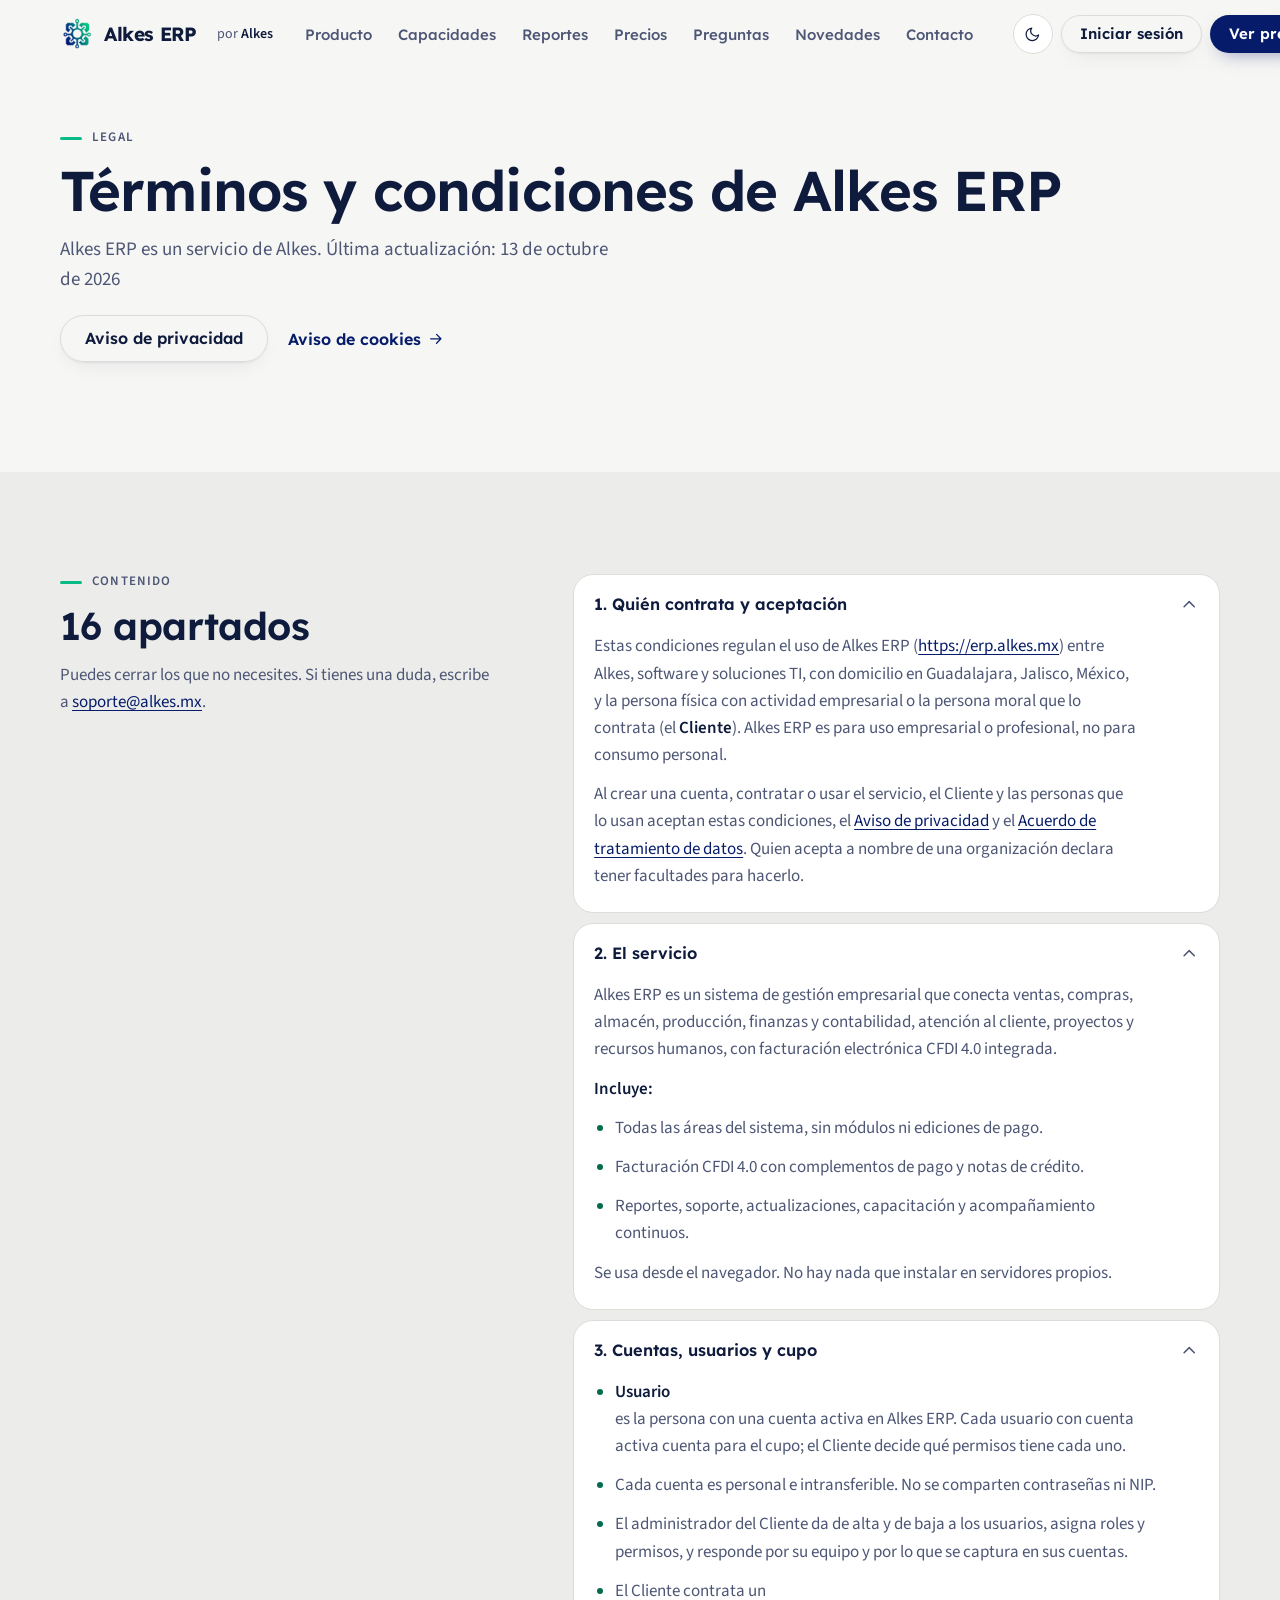
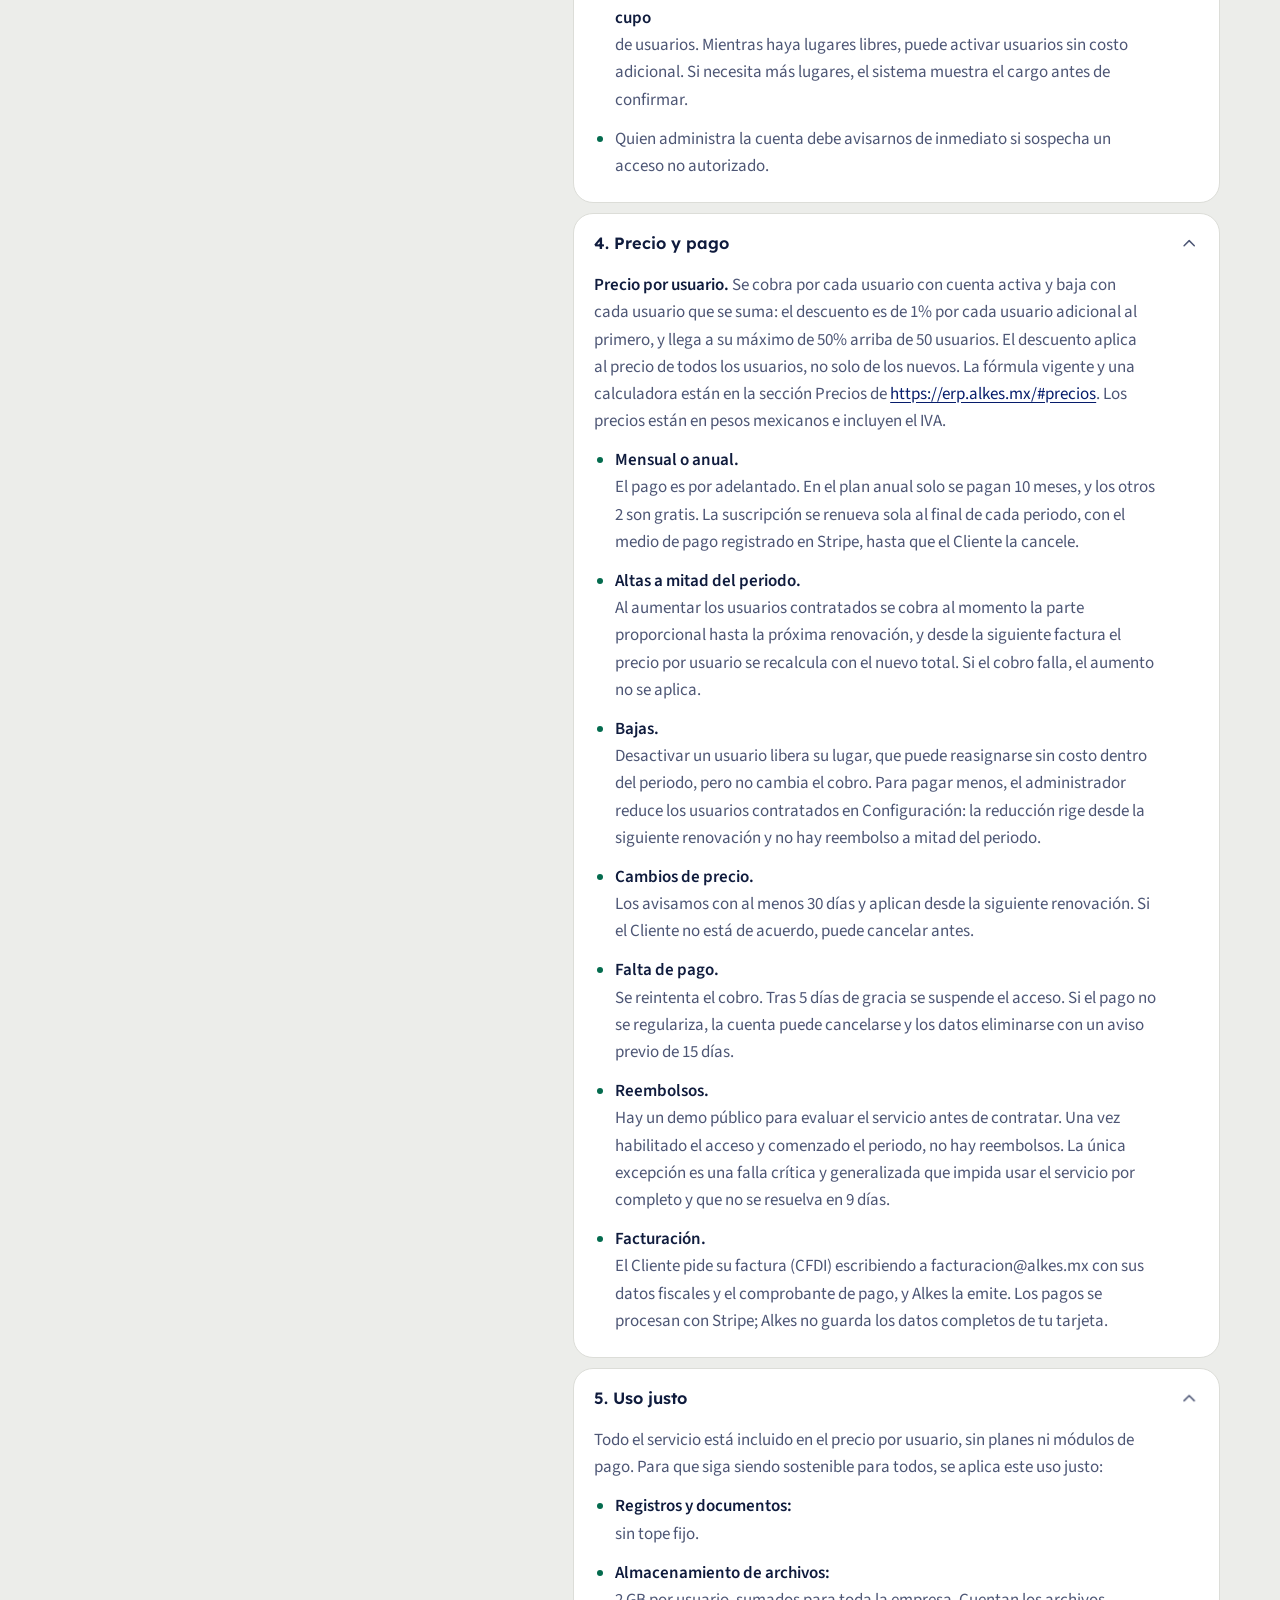
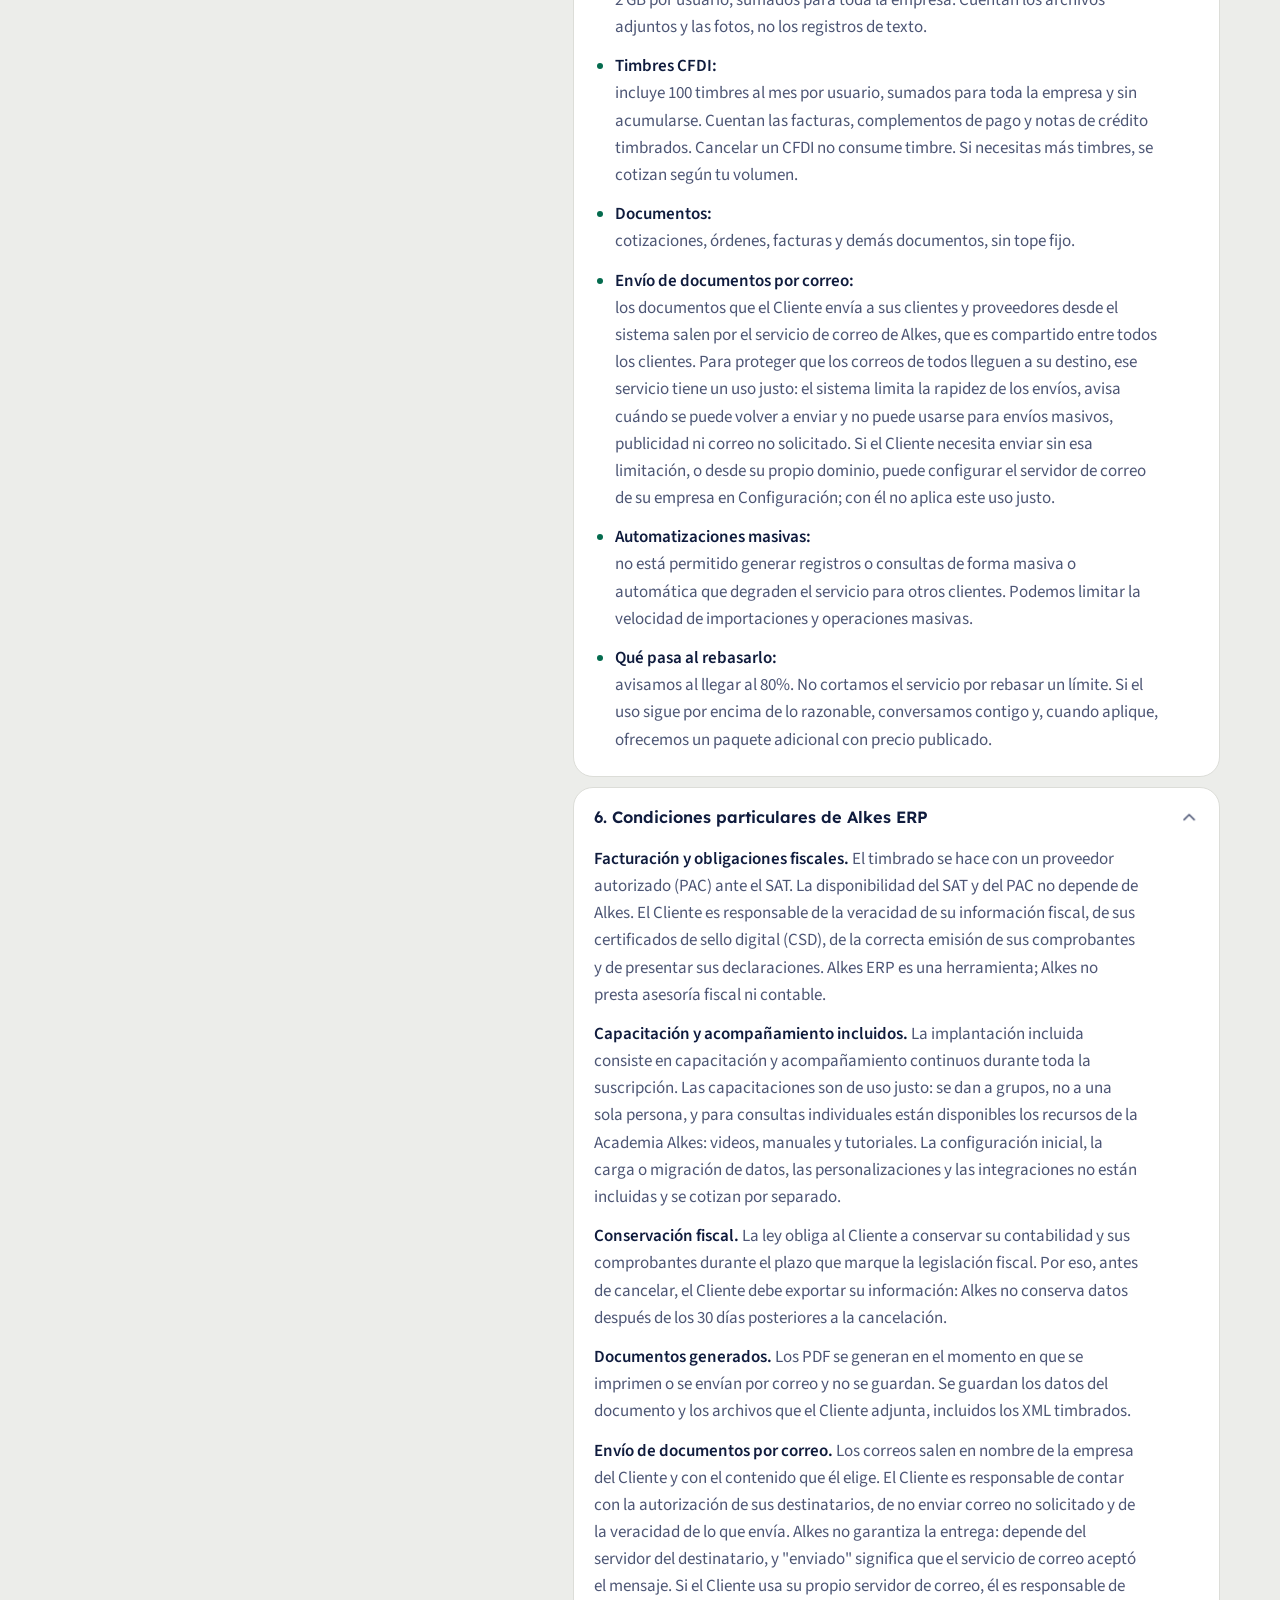
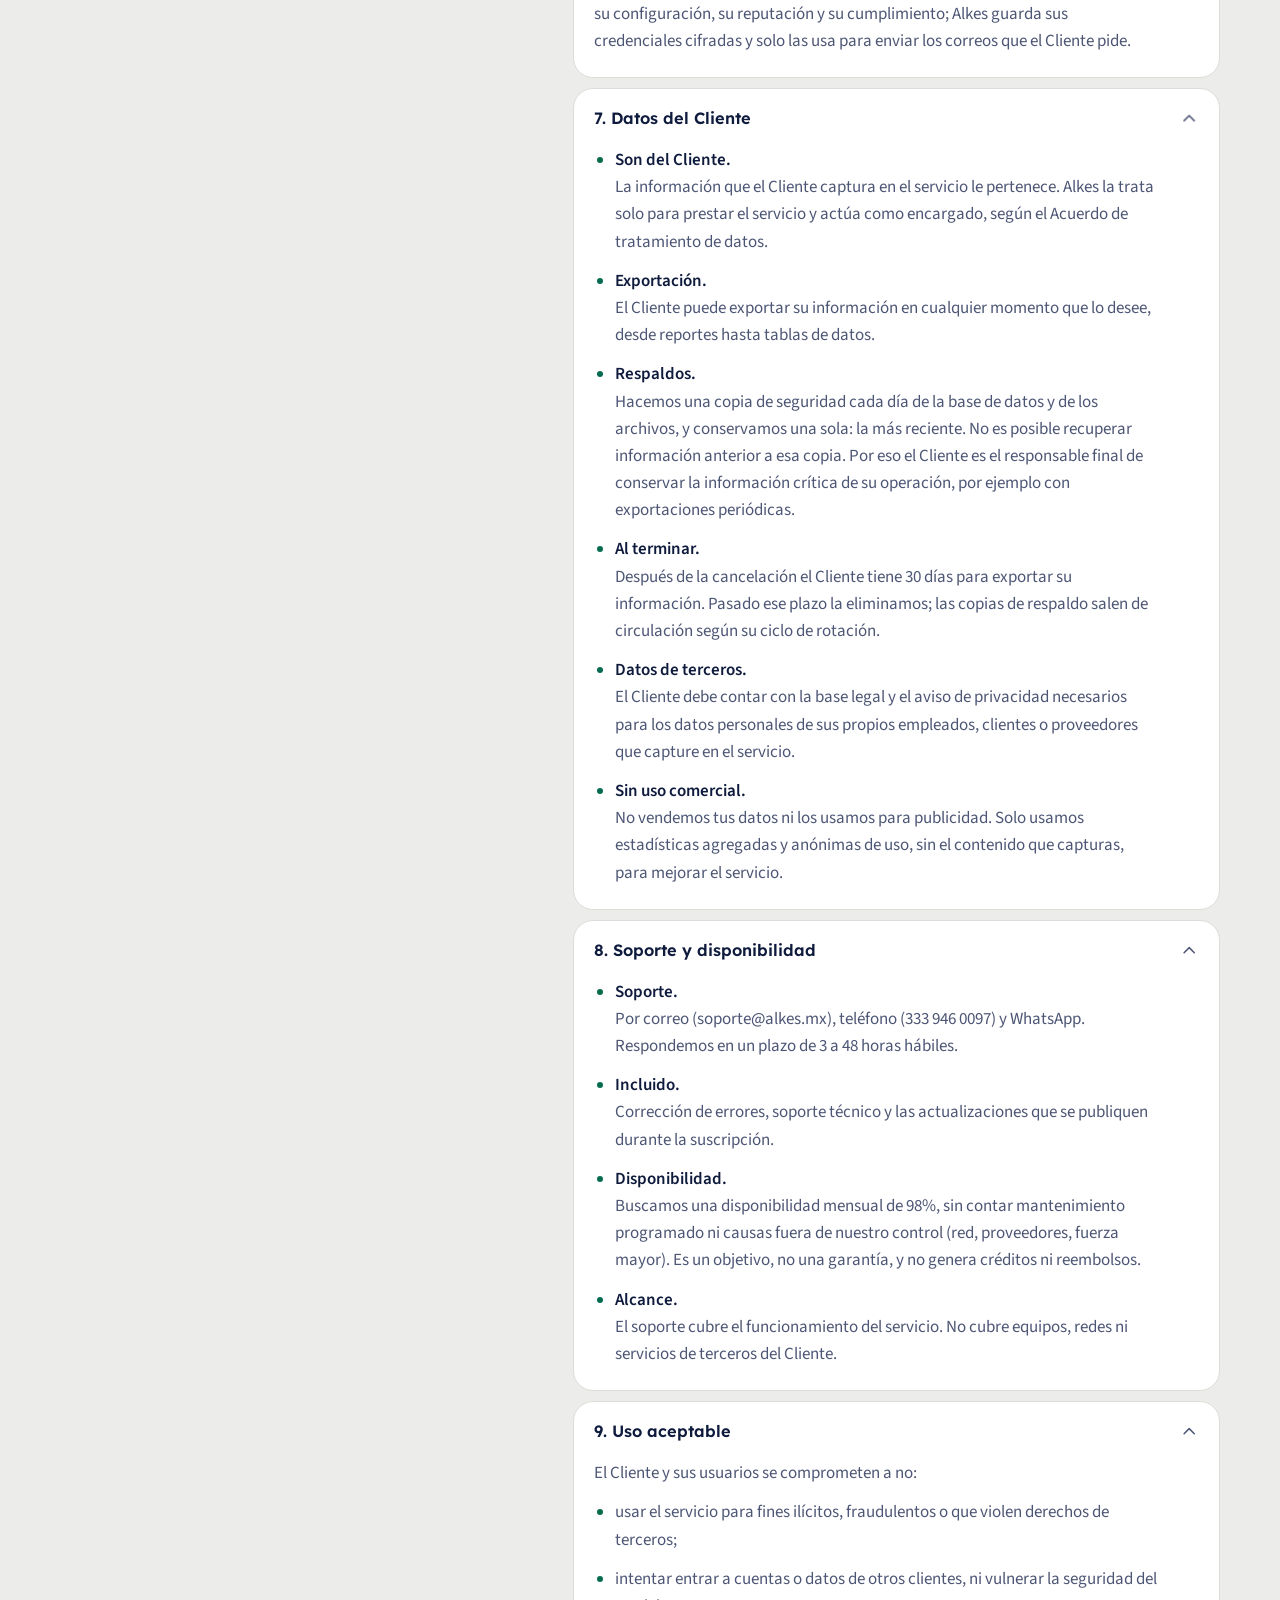
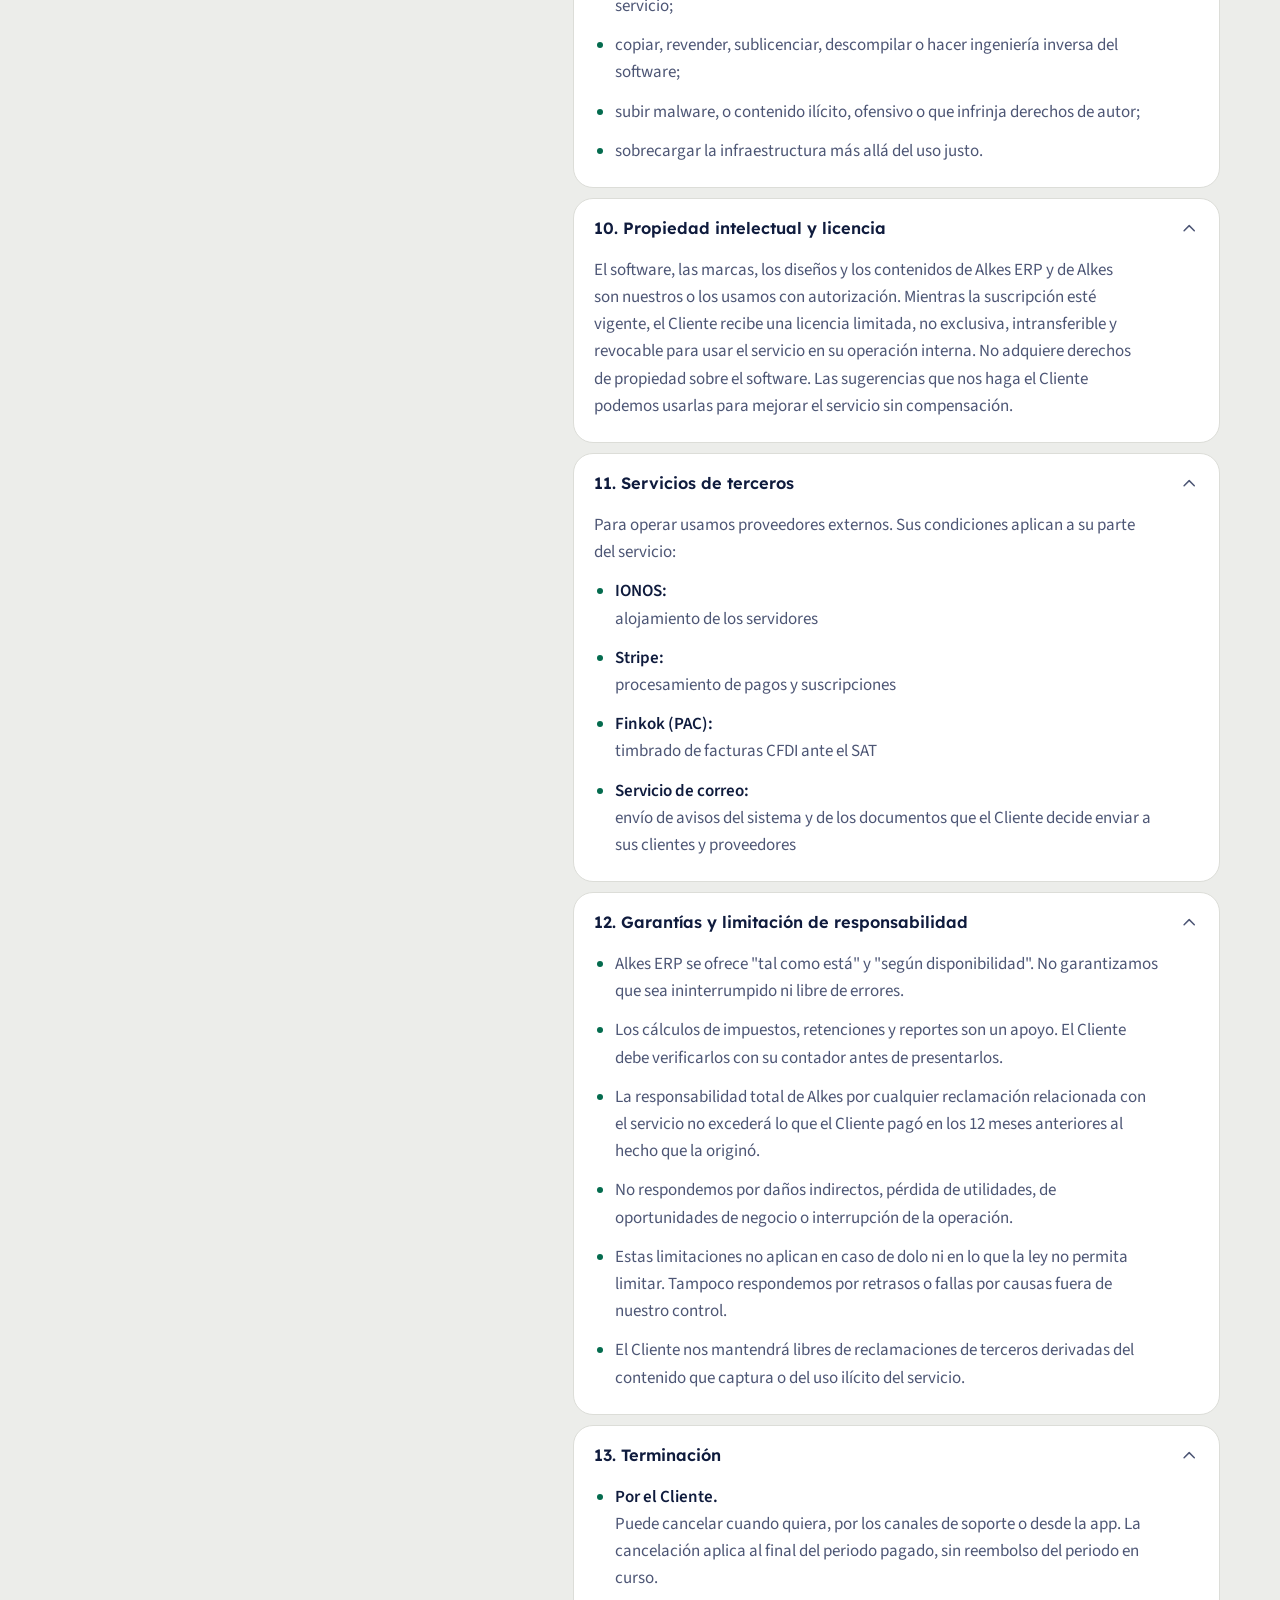
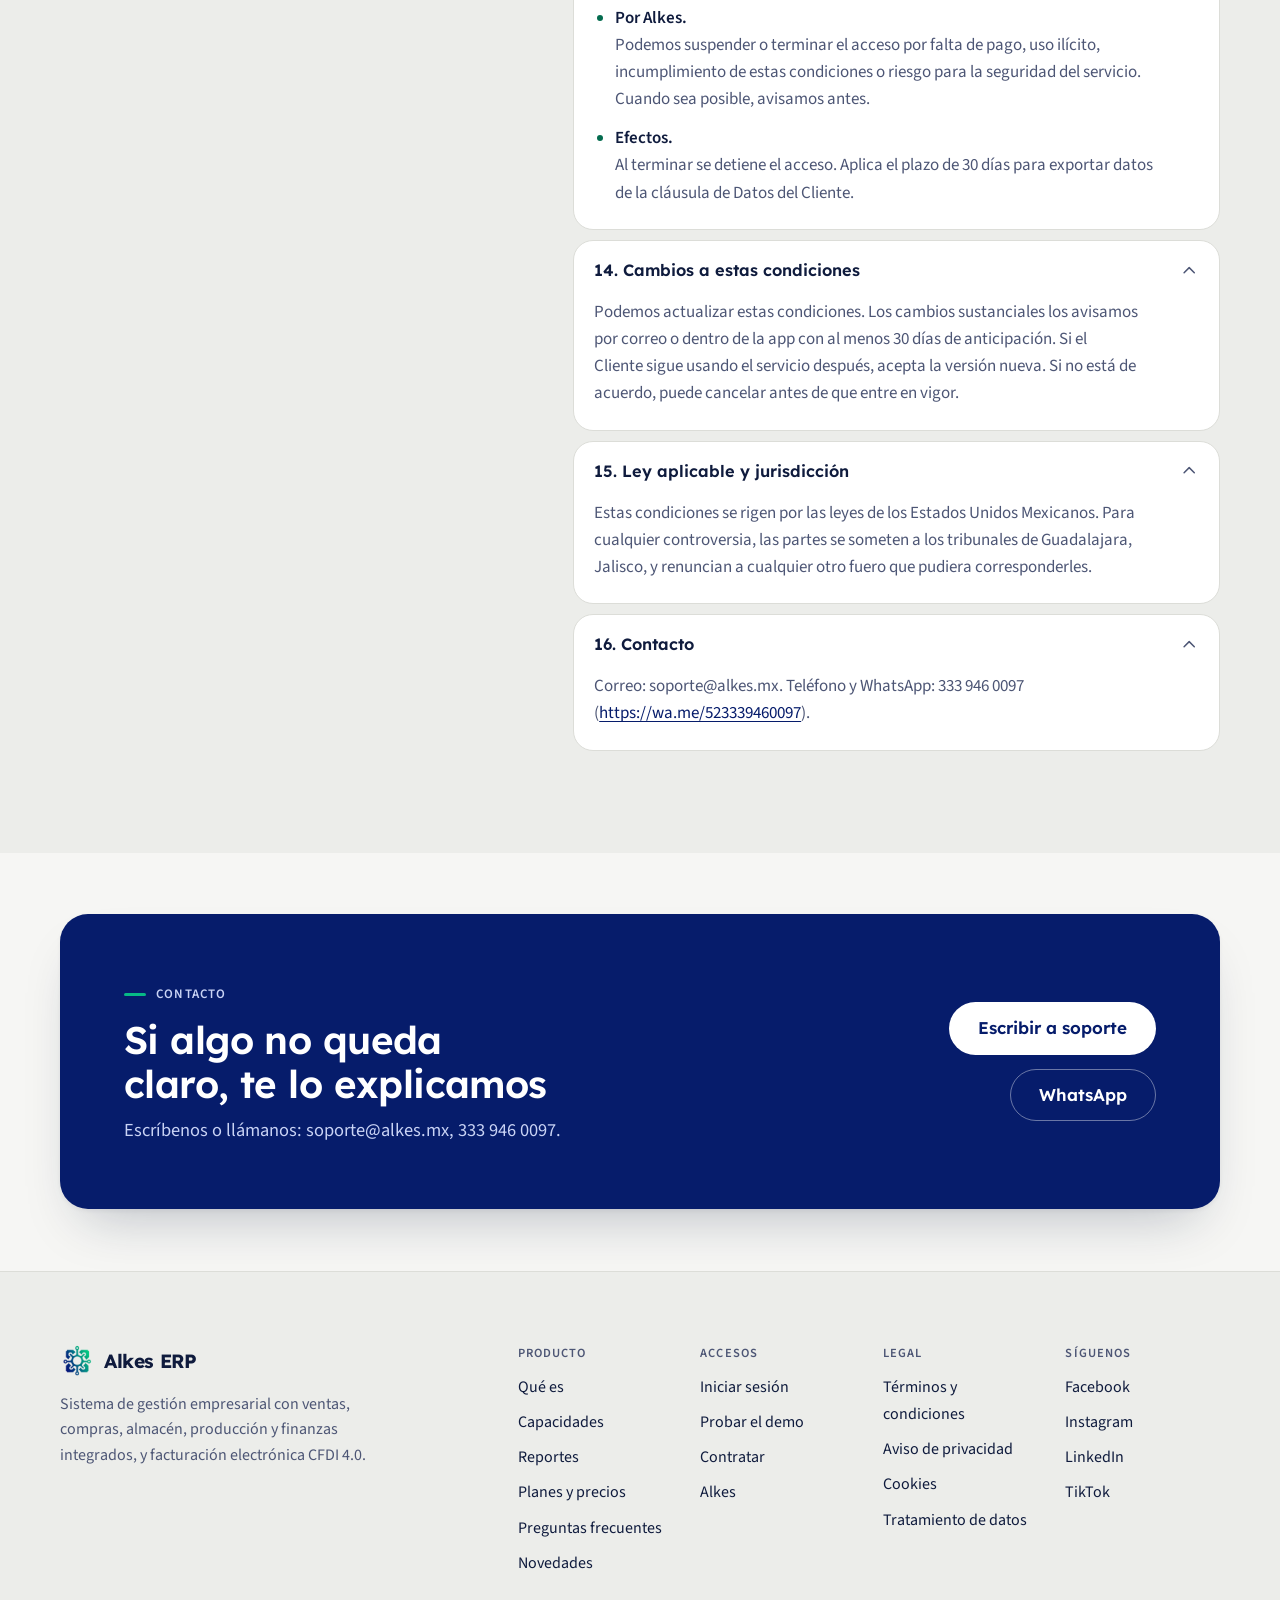
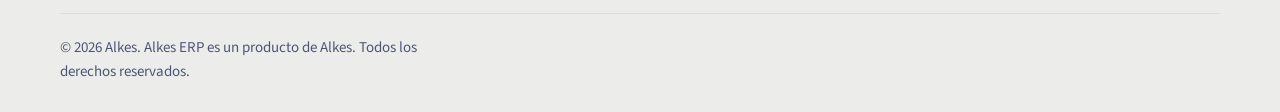
<file: terminos.html>
<!doctype html>
<html lang="es" class="no-js">
<head>
<meta charset="utf-8">
<meta name="viewport" content="width=device-width, initial-scale=1, viewport-fit=cover">
<title>Términos y condiciones de Alkes ERP | Alkes ERP</title>
<meta name="description" content="Términos y condiciones de uso, pago y uso justo de Alkes ERP, un servicio de Alkes.">
<meta name="author" content="Alkes">
<meta name="theme-color" content="#061c6b">
<link rel="canonical" href="https://erp.alkes.mx/terminos.html">
<link rel="icon" href="/assets/img/favicon.ico" type="image/x-icon">
<link rel="apple-touch-icon" href="/assets/img/apple-touch-icon.png">
<link rel="preload" href="/assets/fonts/lexend-latin.woff2" as="font" type="font/woff2" crossorigin>
<link rel="preload" href="/assets/fonts/source-sans-3-latin.woff2" as="font" type="font/woff2" crossorigin>
<link rel="stylesheet" href="/assets/css/erp.css">
<link rel="stylesheet" href="/assets/css/legal.css">
<script>
(function () {
    var r = document.documentElement;
    r.className = r.className.replace('no-js', 'js');
    try {
        var t = localStorage.getItem('tema');
        if (t === 'dark' || t === 'light') { r.setAttribute('data-theme', t); }
    } catch (e) {}
})();
</script>
</head>
<body>
<a class="skip" href="#main">Saltar al contenido</a>
<header class="nav" id="nav">
    <div class="container nav__in">
        <a class="brand" href="/#inicio"><img class="logo logo--claro" src="/assets/img/logo.png" alt="" width="34" height="34"><img class="logo logo--oscuro" src="/assets/img/logo-blanco.png" alt="" width="34" height="34"><span>Alkes ERP</span></a>
        <a class="brand__by" href="https://alkes.mx">por <strong>Alkes</strong></a>
        <nav class="nav__links" aria-label="Secciones">
            <a class="nav__link" href="/#producto">Producto</a>
            <a class="nav__link" href="/#capacidades">Capacidades</a>
            <a class="nav__link" href="/#reportes">Reportes</a>
            <a class="nav__link" href="/#precios">Precios</a>
            <a class="nav__link" href="/#preguntas">Preguntas</a>
            <a class="nav__link" href="/#novedades">Novedades</a>
            <a class="nav__link" href="/#contacto">Contacto</a>
        </nav>
        <div class="nav__actions">
            <button class="theme-toggle" type="button" data-theme-toggle aria-label="Cambiar tema"><svg class="i-moon" viewBox="0 0 24 24" fill="none" stroke="currentColor" stroke-width="1.75" stroke-linecap="round" stroke-linejoin="round" aria-hidden="true" focusable="false"><path d="M21 12.8A9 9 0 1 1 11.2 3a7 7 0 0 0 9.8 9.8Z"/></svg><svg class="i-sun" viewBox="0 0 24 24" fill="none" stroke="currentColor" stroke-width="1.75" stroke-linecap="round" stroke-linejoin="round" aria-hidden="true" focusable="false"><circle cx="12" cy="12" r="4"/><path d="M12 2v2M12 20v2M4.9 4.9l1.4 1.4M17.7 17.7l1.4 1.4M2 12h2M20 12h2M4.9 19.1l1.4-1.4M17.7 6.3l1.4-1.4"/></svg><span class="theme-toggle__label"></span></button>            <a class="btn btn--line btn--sm" href="https://app.erp.alkes.mx">Iniciar sesión</a>
            <a class="btn btn--primary btn--sm" href="/#precios">Ver precios</a>
        </div>
        <button class="nav__burger" type="button" id="navToggle" aria-expanded="false" aria-controls="navPanel" aria-label="Abrir menú">
            <svg class="i-menu" viewBox="0 0 24 24" fill="none" stroke="currentColor" stroke-width="1.75" stroke-linecap="round" stroke-linejoin="round" aria-hidden="true" focusable="false"><path d="M4 7h16M4 12h16M4 17h16"/></svg><svg class="i-close" viewBox="0 0 24 24" fill="none" stroke="currentColor" stroke-width="1.75" stroke-linecap="round" stroke-linejoin="round" aria-hidden="true" focusable="false"><path d="M18 6 6 18M6 6l12 12"/></svg>        </button>
    </div>
    <div class="nav__panel container" id="navPanel">
        <a class="nav__link" href="/#producto">Producto</a>
        <a class="nav__link" href="/#capacidades">Capacidades</a>
        <a class="nav__link" href="/#precios">Precios</a>
        <a class="nav__link" href="/#preguntas">Preguntas</a>
        <a class="nav__link" href="/#novedades">Novedades</a>
        <a class="nav__link" href="/#contacto">Contacto</a>
        <a class="nav__link" href="/#ecosistema">Ecosistema Alkes</a>
        <div class="nav__panel-actions">
            <button class="theme-toggle" type="button" data-theme-toggle aria-label="Cambiar tema"><svg class="i-moon" viewBox="0 0 24 24" fill="none" stroke="currentColor" stroke-width="1.75" stroke-linecap="round" stroke-linejoin="round" aria-hidden="true" focusable="false"><path d="M21 12.8A9 9 0 1 1 11.2 3a7 7 0 0 0 9.8 9.8Z"/></svg><svg class="i-sun" viewBox="0 0 24 24" fill="none" stroke="currentColor" stroke-width="1.75" stroke-linecap="round" stroke-linejoin="round" aria-hidden="true" focusable="false"><circle cx="12" cy="12" r="4"/><path d="M12 2v2M12 20v2M4.9 4.9l1.4 1.4M17.7 17.7l1.4 1.4M2 12h2M20 12h2M4.9 19.1l1.4-1.4M17.7 6.3l1.4-1.4"/></svg><span class="theme-toggle__label"></span></button>            <a class="btn btn--line" href="https://app.erp.alkes.mx">Iniciar sesión</a>
            <a class="btn btn--primary" href="/#precios">Ver precios</a>
        </div>
    </div>
</header>
<main id="main">
<section class="section section--tight">
    <div class="container">
        <header class="head" data-reveal>
            <p class="eyebrow">Legal</p>
            <h1>Términos y condiciones de Alkes ERP</h1>
            <p class="lede">Alkes ERP es un servicio de Alkes. Última actualización: 13 de octubre de 2026</p>
            
            <div class="row legal__row">
                <a class="btn btn--line" href="/privacidad.html">Aviso de privacidad</a>
                <a class="link" href="/cookies.html">Aviso de cookies<svg viewBox="0 0 24 24" fill="none" stroke="currentColor" stroke-width="1.75" stroke-linecap="round" stroke-linejoin="round" aria-hidden="true" focusable="false"><path d="M5 12h14M13 6l6 6-6 6"/></svg></a>
            </div>
        </header>
    </div>
</section>
<section class="section section--sunken">
    <div class="container">
        <div class="faq">
            <div class="faq__intro" data-reveal>
                <p class="eyebrow">Contenido</p>
                <h2>16 apartados</h2>
                <p class="muted">Puedes cerrar los que no necesites. Si tienes una duda, escribe a <a href="mailto:soporte@alkes.mx">soporte@alkes.mx</a>.</p>
            </div>
            <div class="faq__list" data-reveal>
                <details class="disc" open>
                    <summary class="disc__sum"><span class="disc__t">1. Quién contrata y aceptación</span><svg class="disc__chev" viewBox="0 0 24 24" fill="none" stroke="currentColor" stroke-width="1.75" stroke-linecap="round" stroke-linejoin="round" aria-hidden="true" focusable="false"><path d="m6 9 6 6 6-6"/></svg></summary>
                    <div class="disc__body"><p>Estas condiciones regulan el uso de Alkes ERP (<a href="https://erp.alkes.mx">https://erp.alkes.mx</a>) entre Alkes, software y soluciones TI, con domicilio en Guadalajara, Jalisco, México, y la persona física con actividad empresarial o la persona moral que lo contrata (el <strong>Cliente</strong>). Alkes ERP es para uso empresarial o profesional, no para consumo personal.</p>
<p>Al crear una cuenta, contratar o usar el servicio, el Cliente y las personas que lo usan aceptan estas condiciones, el <a href="/privacidad.html">Aviso de privacidad</a> y el <a href="/encargo-de-datos.html">Acuerdo de tratamiento de datos</a>. Quien acepta a nombre de una organización declara tener facultades para hacerlo.</p></div>
                </details>
                <details class="disc" open>
                    <summary class="disc__sum"><span class="disc__t">2. El servicio</span><svg class="disc__chev" viewBox="0 0 24 24" fill="none" stroke="currentColor" stroke-width="1.75" stroke-linecap="round" stroke-linejoin="round" aria-hidden="true" focusable="false"><path d="m6 9 6 6 6-6"/></svg></summary>
                    <div class="disc__body"><p>Alkes ERP es un sistema de gestión empresarial que conecta ventas, compras, almacén, producción, finanzas y contabilidad, atención al cliente, proyectos y recursos humanos, con facturación electrónica CFDI 4.0 integrada.</p>
<p><strong>Incluye:</strong></p>
<ul><li>Todas las áreas del sistema, sin módulos ni ediciones de pago.</li><li>Facturación CFDI 4.0 con complementos de pago y notas de crédito.</li><li>Reportes, soporte, actualizaciones, capacitación y acompañamiento continuos.</li></ul>
<p>Se usa desde el navegador. No hay nada que instalar en servidores propios.</p></div>
                </details>
                <details class="disc" open>
                    <summary class="disc__sum"><span class="disc__t">3. Cuentas, usuarios y cupo</span><svg class="disc__chev" viewBox="0 0 24 24" fill="none" stroke="currentColor" stroke-width="1.75" stroke-linecap="round" stroke-linejoin="round" aria-hidden="true" focusable="false"><path d="m6 9 6 6 6-6"/></svg></summary>
                    <div class="disc__body"><ul><li><strong>Usuario</strong> es la persona con una cuenta activa en Alkes ERP. Cada usuario con cuenta activa cuenta para el cupo; el Cliente decide qué permisos tiene cada uno.</li><li>Cada cuenta es personal e intransferible. No se comparten contraseñas ni NIP.</li><li>El administrador del Cliente da de alta y de baja a los usuarios, asigna roles y permisos, y responde por su equipo y por lo que se captura en sus cuentas.</li><li>El Cliente contrata un <strong>cupo</strong> de usuarios. Mientras haya lugares libres, puede activar usuarios sin costo adicional. Si necesita más lugares, el sistema muestra el cargo antes de confirmar.</li><li>Quien administra la cuenta debe avisarnos de inmediato si sospecha un acceso no autorizado.</li></ul></div>
                </details>
                <details class="disc" open>
                    <summary class="disc__sum"><span class="disc__t">4. Precio y pago</span><svg class="disc__chev" viewBox="0 0 24 24" fill="none" stroke="currentColor" stroke-width="1.75" stroke-linecap="round" stroke-linejoin="round" aria-hidden="true" focusable="false"><path d="m6 9 6 6 6-6"/></svg></summary>
                    <div class="disc__body"><p><strong>Precio por usuario.</strong> Se cobra por cada usuario con cuenta activa y baja con cada usuario que se suma: el descuento es de 1% por cada usuario adicional al primero, y llega a su máximo de 50% arriba de 50 usuarios. El descuento aplica al precio de todos los usuarios, no solo de los nuevos. La fórmula vigente y una calculadora están en la sección Precios de <a href="https://erp.alkes.mx/#precios">https://erp.alkes.mx/#precios</a>. Los precios están en pesos mexicanos e incluyen el IVA.</p>
<ul><li><strong>Mensual o anual.</strong> El pago es por adelantado. En el plan anual solo se pagan 10 meses, y los otros 2 son gratis. La suscripción se renueva sola al final de cada periodo, con el medio de pago registrado en Stripe, hasta que el Cliente la cancele.</li><li><strong>Altas a mitad del periodo.</strong> Al aumentar los usuarios contratados se cobra al momento la parte proporcional hasta la próxima renovación, y desde la siguiente factura el precio por usuario se recalcula con el nuevo total. Si el cobro falla, el aumento no se aplica.</li><li><strong>Bajas.</strong> Desactivar un usuario libera su lugar, que puede reasignarse sin costo dentro del periodo, pero no cambia el cobro. Para pagar menos, el administrador reduce los usuarios contratados en Configuración: la reducción rige desde la siguiente renovación y no hay reembolso a mitad del periodo.</li><li><strong>Cambios de precio.</strong> Los avisamos con al menos 30 días y aplican desde la siguiente renovación. Si el Cliente no está de acuerdo, puede cancelar antes.</li><li><strong>Falta de pago.</strong> Se reintenta el cobro. Tras 5 días de gracia se suspende el acceso. Si el pago no se regulariza, la cuenta puede cancelarse y los datos eliminarse con un aviso previo de 15 días.</li><li><strong>Reembolsos.</strong> Hay un demo público para evaluar el servicio antes de contratar. Una vez habilitado el acceso y comenzado el periodo, no hay reembolsos. La única excepción es una falla crítica y generalizada que impida usar el servicio por completo y que no se resuelva en 9 días.</li><li><strong>Facturación.</strong> El Cliente pide su factura (CFDI) escribiendo a facturacion@alkes.mx con sus datos fiscales y el comprobante de pago, y Alkes la emite. Los pagos se procesan con Stripe; Alkes no guarda los datos completos de tu tarjeta.</li></ul></div>
                </details>
                <details class="disc" open>
                    <summary class="disc__sum"><span class="disc__t">5. Uso justo</span><svg class="disc__chev" viewBox="0 0 24 24" fill="none" stroke="currentColor" stroke-width="1.75" stroke-linecap="round" stroke-linejoin="round" aria-hidden="true" focusable="false"><path d="m6 9 6 6 6-6"/></svg></summary>
                    <div class="disc__body"><p>Todo el servicio está incluido en el precio por usuario, sin planes ni módulos de pago. Para que siga siendo sostenible para todos, se aplica este uso justo:</p>
<ul><li><strong>Registros y documentos:</strong> sin tope fijo.</li><li><strong>Almacenamiento de archivos:</strong> 2 GB por usuario, sumados para toda la empresa. Cuentan los archivos adjuntos y las fotos, no los registros de texto.</li><li><strong>Timbres CFDI:</strong> incluye 100 timbres al mes por usuario, sumados para toda la empresa y sin acumularse. Cuentan las facturas, complementos de pago y notas de crédito timbrados. Cancelar un CFDI no consume timbre. Si necesitas más timbres, se cotizan según tu volumen.</li><li><strong>Documentos:</strong> cotizaciones, órdenes, facturas y demás documentos, sin tope fijo.</li><li><strong>Envío de documentos por correo:</strong> los documentos que el Cliente envía a sus clientes y proveedores desde el sistema salen por el servicio de correo de Alkes, que es compartido entre todos los clientes. Para proteger que los correos de todos lleguen a su destino, ese servicio tiene un uso justo: el sistema limita la rapidez de los envíos, avisa cuándo se puede volver a enviar y no puede usarse para envíos masivos, publicidad ni correo no solicitado. Si el Cliente necesita enviar sin esa limitación, o desde su propio dominio, puede configurar el servidor de correo de su empresa en Configuración; con él no aplica este uso justo.</li><li><strong>Automatizaciones masivas:</strong> no está permitido generar registros o consultas de forma masiva o automática que degraden el servicio para otros clientes. Podemos limitar la velocidad de importaciones y operaciones masivas.</li><li><strong>Qué pasa al rebasarlo:</strong> avisamos al llegar al 80%. No cortamos el servicio por rebasar un límite. Si el uso sigue por encima de lo razonable, conversamos contigo y, cuando aplique, ofrecemos un paquete adicional con precio publicado.</li></ul></div>
                </details>
                <details class="disc" open>
                    <summary class="disc__sum"><span class="disc__t">6. Condiciones particulares de Alkes ERP</span><svg class="disc__chev" viewBox="0 0 24 24" fill="none" stroke="currentColor" stroke-width="1.75" stroke-linecap="round" stroke-linejoin="round" aria-hidden="true" focusable="false"><path d="m6 9 6 6 6-6"/></svg></summary>
                    <div class="disc__body"><p><strong>Facturación y obligaciones fiscales.</strong> El timbrado se hace con un proveedor autorizado (PAC) ante el SAT. La disponibilidad del SAT y del PAC no depende de Alkes. El Cliente es responsable de la veracidad de su información fiscal, de sus certificados de sello digital (CSD), de la correcta emisión de sus comprobantes y de presentar sus declaraciones. Alkes ERP es una herramienta; Alkes no presta asesoría fiscal ni contable.</p>
<p><strong>Capacitación y acompañamiento incluidos.</strong> La implantación incluida consiste en capacitación y acompañamiento continuos durante toda la suscripción. Las capacitaciones son de uso justo: se dan a grupos, no a una sola persona, y para consultas individuales están disponibles los recursos de la Academia Alkes: videos, manuales y tutoriales. La configuración inicial, la carga o migración de datos, las personalizaciones y las integraciones no están incluidas y se cotizan por separado.</p>
<p><strong>Conservación fiscal.</strong> La ley obliga al Cliente a conservar su contabilidad y sus comprobantes durante el plazo que marque la legislación fiscal. Por eso, antes de cancelar, el Cliente debe exportar su información: Alkes no conserva datos después de los 30 días posteriores a la cancelación.</p>
<p><strong>Documentos generados.</strong> Los PDF se generan en el momento en que se imprimen o se envían por correo y no se guardan. Se guardan los datos del documento y los archivos que el Cliente adjunta, incluidos los XML timbrados.</p>
<p><strong>Envío de documentos por correo.</strong> Los correos salen en nombre de la empresa del Cliente y con el contenido que él elige. El Cliente es responsable de contar con la autorización de sus destinatarios, de no enviar correo no solicitado y de la veracidad de lo que envía. Alkes no garantiza la entrega: depende del servidor del destinatario, y "enviado" significa que el servicio de correo aceptó el mensaje. Si el Cliente usa su propio servidor de correo, él es responsable de su configuración, su reputación y su cumplimiento; Alkes guarda sus credenciales cifradas y solo las usa para enviar los correos que el Cliente pide.</p></div>
                </details>
                <details class="disc" open>
                    <summary class="disc__sum"><span class="disc__t">7. Datos del Cliente</span><svg class="disc__chev" viewBox="0 0 24 24" fill="none" stroke="currentColor" stroke-width="1.75" stroke-linecap="round" stroke-linejoin="round" aria-hidden="true" focusable="false"><path d="m6 9 6 6 6-6"/></svg></summary>
                    <div class="disc__body"><ul><li><strong>Son del Cliente.</strong> La información que el Cliente captura en el servicio le pertenece. Alkes la trata solo para prestar el servicio y actúa como encargado, según el Acuerdo de tratamiento de datos.</li><li><strong>Exportación.</strong> El Cliente puede exportar su información en cualquier momento que lo desee, desde reportes hasta tablas de datos.</li><li><strong>Respaldos.</strong> Hacemos una copia de seguridad cada día de la base de datos y de los archivos, y conservamos una sola: la más reciente. No es posible recuperar información anterior a esa copia. Por eso el Cliente es el responsable final de conservar la información crítica de su operación, por ejemplo con exportaciones periódicas.</li><li><strong>Al terminar.</strong> Después de la cancelación el Cliente tiene 30 días para exportar su información. Pasado ese plazo la eliminamos; las copias de respaldo salen de circulación según su ciclo de rotación.</li><li><strong>Datos de terceros.</strong> El Cliente debe contar con la base legal y el aviso de privacidad necesarios para los datos personales de sus propios empleados, clientes o proveedores que capture en el servicio.</li><li><strong>Sin uso comercial.</strong> No vendemos tus datos ni los usamos para publicidad. Solo usamos estadísticas agregadas y anónimas de uso, sin el contenido que capturas, para mejorar el servicio.</li></ul></div>
                </details>
                <details class="disc" open>
                    <summary class="disc__sum"><span class="disc__t">8. Soporte y disponibilidad</span><svg class="disc__chev" viewBox="0 0 24 24" fill="none" stroke="currentColor" stroke-width="1.75" stroke-linecap="round" stroke-linejoin="round" aria-hidden="true" focusable="false"><path d="m6 9 6 6 6-6"/></svg></summary>
                    <div class="disc__body"><ul><li><strong>Soporte.</strong> Por correo (soporte@alkes.mx), teléfono (333 946 0097) y WhatsApp. Respondemos en un plazo de 3 a 48 horas hábiles.</li><li><strong>Incluido.</strong> Corrección de errores, soporte técnico y las actualizaciones que se publiquen durante la suscripción.</li><li><strong>Disponibilidad.</strong> Buscamos una disponibilidad mensual de 98%, sin contar mantenimiento programado ni causas fuera de nuestro control (red, proveedores, fuerza mayor). Es un objetivo, no una garantía, y no genera créditos ni reembolsos.</li><li><strong>Alcance.</strong> El soporte cubre el funcionamiento del servicio. No cubre equipos, redes ni servicios de terceros del Cliente.</li></ul></div>
                </details>
                <details class="disc" open>
                    <summary class="disc__sum"><span class="disc__t">9. Uso aceptable</span><svg class="disc__chev" viewBox="0 0 24 24" fill="none" stroke="currentColor" stroke-width="1.75" stroke-linecap="round" stroke-linejoin="round" aria-hidden="true" focusable="false"><path d="m6 9 6 6 6-6"/></svg></summary>
                    <div class="disc__body"><p>El Cliente y sus usuarios se comprometen a no:</p>
<ul><li>usar el servicio para fines ilícitos, fraudulentos o que violen derechos de terceros;</li><li>intentar entrar a cuentas o datos de otros clientes, ni vulnerar la seguridad del servicio;</li><li>copiar, revender, sublicenciar, descompilar o hacer ingeniería inversa del software;</li><li>subir malware, o contenido ilícito, ofensivo o que infrinja derechos de autor;</li><li>sobrecargar la infraestructura más allá del uso justo.</li></ul></div>
                </details>
                <details class="disc" open>
                    <summary class="disc__sum"><span class="disc__t">10. Propiedad intelectual y licencia</span><svg class="disc__chev" viewBox="0 0 24 24" fill="none" stroke="currentColor" stroke-width="1.75" stroke-linecap="round" stroke-linejoin="round" aria-hidden="true" focusable="false"><path d="m6 9 6 6 6-6"/></svg></summary>
                    <div class="disc__body"><p>El software, las marcas, los diseños y los contenidos de Alkes ERP y de Alkes son nuestros o los usamos con autorización. Mientras la suscripción esté vigente, el Cliente recibe una licencia limitada, no exclusiva, intransferible y revocable para usar el servicio en su operación interna. No adquiere derechos de propiedad sobre el software. Las sugerencias que nos haga el Cliente podemos usarlas para mejorar el servicio sin compensación.</p></div>
                </details>
                <details class="disc" open>
                    <summary class="disc__sum"><span class="disc__t">11. Servicios de terceros</span><svg class="disc__chev" viewBox="0 0 24 24" fill="none" stroke="currentColor" stroke-width="1.75" stroke-linecap="round" stroke-linejoin="round" aria-hidden="true" focusable="false"><path d="m6 9 6 6 6-6"/></svg></summary>
                    <div class="disc__body"><p>Para operar usamos proveedores externos. Sus condiciones aplican a su parte del servicio:</p>
<ul><li><strong>IONOS:</strong> alojamiento de los servidores</li><li><strong>Stripe:</strong> procesamiento de pagos y suscripciones</li><li><strong>Finkok (PAC):</strong> timbrado de facturas CFDI ante el SAT</li><li><strong>Servicio de correo:</strong> envío de avisos del sistema y de los documentos que el Cliente decide enviar a sus clientes y proveedores</li></ul></div>
                </details>
                <details class="disc" open>
                    <summary class="disc__sum"><span class="disc__t">12. Garantías y limitación de responsabilidad</span><svg class="disc__chev" viewBox="0 0 24 24" fill="none" stroke="currentColor" stroke-width="1.75" stroke-linecap="round" stroke-linejoin="round" aria-hidden="true" focusable="false"><path d="m6 9 6 6 6-6"/></svg></summary>
                    <div class="disc__body"><ul><li>Alkes ERP se ofrece "tal como está" y "según disponibilidad". No garantizamos que sea ininterrumpido ni libre de errores.</li><li>Los cálculos de impuestos, retenciones y reportes son un apoyo. El Cliente debe verificarlos con su contador antes de presentarlos.</li><li>La responsabilidad total de Alkes por cualquier reclamación relacionada con el servicio no excederá lo que el Cliente pagó en los 12 meses anteriores al hecho que la originó.</li><li>No respondemos por daños indirectos, pérdida de utilidades, de oportunidades de negocio o interrupción de la operación.</li><li>Estas limitaciones no aplican en caso de dolo ni en lo que la ley no permita limitar. Tampoco respondemos por retrasos o fallas por causas fuera de nuestro control.</li><li>El Cliente nos mantendrá libres de reclamaciones de terceros derivadas del contenido que captura o del uso ilícito del servicio.</li></ul></div>
                </details>
                <details class="disc" open>
                    <summary class="disc__sum"><span class="disc__t">13. Terminación</span><svg class="disc__chev" viewBox="0 0 24 24" fill="none" stroke="currentColor" stroke-width="1.75" stroke-linecap="round" stroke-linejoin="round" aria-hidden="true" focusable="false"><path d="m6 9 6 6 6-6"/></svg></summary>
                    <div class="disc__body"><ul><li><strong>Por el Cliente.</strong> Puede cancelar cuando quiera, por los canales de soporte o desde la app. La cancelación aplica al final del periodo pagado, sin reembolso del periodo en curso.</li><li><strong>Por Alkes.</strong> Podemos suspender o terminar el acceso por falta de pago, uso ilícito, incumplimiento de estas condiciones o riesgo para la seguridad del servicio. Cuando sea posible, avisamos antes.</li><li><strong>Efectos.</strong> Al terminar se detiene el acceso. Aplica el plazo de 30 días para exportar datos de la cláusula de Datos del Cliente.</li></ul></div>
                </details>
                <details class="disc" open>
                    <summary class="disc__sum"><span class="disc__t">14. Cambios a estas condiciones</span><svg class="disc__chev" viewBox="0 0 24 24" fill="none" stroke="currentColor" stroke-width="1.75" stroke-linecap="round" stroke-linejoin="round" aria-hidden="true" focusable="false"><path d="m6 9 6 6 6-6"/></svg></summary>
                    <div class="disc__body"><p>Podemos actualizar estas condiciones. Los cambios sustanciales los avisamos por correo o dentro de la app con al menos 30 días de anticipación. Si el Cliente sigue usando el servicio después, acepta la versión nueva. Si no está de acuerdo, puede cancelar antes de que entre en vigor.</p></div>
                </details>
                <details class="disc" open>
                    <summary class="disc__sum"><span class="disc__t">15. Ley aplicable y jurisdicción</span><svg class="disc__chev" viewBox="0 0 24 24" fill="none" stroke="currentColor" stroke-width="1.75" stroke-linecap="round" stroke-linejoin="round" aria-hidden="true" focusable="false"><path d="m6 9 6 6 6-6"/></svg></summary>
                    <div class="disc__body"><p>Estas condiciones se rigen por las leyes de los Estados Unidos Mexicanos. Para cualquier controversia, las partes se someten a los tribunales de Guadalajara, Jalisco, y renuncian a cualquier otro fuero que pudiera corresponderles.</p></div>
                </details>
                <details class="disc" open>
                    <summary class="disc__sum"><span class="disc__t">16. Contacto</span><svg class="disc__chev" viewBox="0 0 24 24" fill="none" stroke="currentColor" stroke-width="1.75" stroke-linecap="round" stroke-linejoin="round" aria-hidden="true" focusable="false"><path d="m6 9 6 6 6-6"/></svg></summary>
                    <div class="disc__body"><p>Correo: soporte@alkes.mx. Teléfono y WhatsApp: 333 946 0097 (<a href="https://wa.me/523339460097">https://wa.me/523339460097</a>).</p></div>
                </details>
            </div>
        </div>
    </div>
</section>
<section class="section section--tight">
    <div class="container">
        <div class="cta" data-reveal>
            <div>
                <p class="eyebrow">Contacto</p>
                <h2>Si algo no queda claro, te lo explicamos</h2>
                <p class="lede">Escríbenos o llámanos: soporte@alkes.mx, 333 946 0097.</p>
            </div>
            <div class="cta__act">
                <a class="btn btn--cta btn--lg" href="mailto:soporte@alkes.mx">Escribir a soporte</a>
                <a class="btn btn--line btn--lg" href="https://wa.me/523339460097">WhatsApp</a>
            </div>
        </div>
    </div>
</section>
</main>
<footer class="footer">
    <div class="container footer__top">
        <div class="footer__brand">
            <span class="brand"><img class="logo logo--claro" src="/assets/img/logo.png" alt="" width="34" height="34"><img class="logo logo--oscuro" src="/assets/img/logo-blanco.png" alt="" width="34" height="34"><span>Alkes ERP</span></span>
            <p>Sistema de gestión empresarial con ventas, compras, almacén, producción y finanzas integrados, y facturación electrónica CFDI 4.0.</p>
        </div>
        <div class="footer__cols">
            <div class="footer__col">
                <h2 class="footer__h">Producto</h2>
                <ul>
                    <li><a href="/#producto">Qué es</a></li>
                    <li><a href="/#capacidades">Capacidades</a></li>
                    <li><a href="/#reportes">Reportes</a></li>
                    <li><a href="/#precios">Planes y precios</a></li>
                    <li><a href="/#preguntas">Preguntas frecuentes</a></li>
                    <li><a href="/#novedades">Novedades</a></li>
                                    </ul>
            </div>
            <div class="footer__col">
                <h2 class="footer__h">Accesos</h2>
                <ul>
                    <li><a href="https://app.erp.alkes.mx">Iniciar sesión</a></li>
                    <li><a href="https://app.erp.alkes.mx" data-open-demo>Probar el demo</a></li>
                    <li><a href="https://contratar.alkes.mx">Contratar</a></li>
                    <li><a href="https://alkes.mx">Alkes</a></li>
                </ul>
            </div>
            <div class="footer__col">
                <h2 class="footer__h">Legal</h2>
                <ul>
                    <li><a href="/terminos.html">Términos y condiciones</a></li>
                    <li><a href="/privacidad.html">Aviso de privacidad</a></li>
                    <li><a href="/cookies.html">Cookies</a></li>
                    <li><a href="/encargo-de-datos.html">Tratamiento de datos</a></li>
                </ul>
            </div>
            <div class="footer__col">
                <h2 class="footer__h">Síguenos</h2>
                <ul>
                                        <li><a href="https://www.facebook.com/alkes.mx" target="_blank" rel="noopener">Facebook</a></li>
                                        <li><a href="https://www.instagram.com/alkes.mx" target="_blank" rel="noopener">Instagram</a></li>
                                        <li><a href="https://www.linkedin.com/company/alkes-mx" target="_blank" rel="noopener">LinkedIn</a></li>
                                        <li><a href="https://www.tiktok.com/@alkes.mx" target="_blank" rel="noopener">TikTok</a></li>
                                    </ul>
            </div>
        </div>
    </div>
    <div class="container">
        <div class="footer__bot">
            <p>© 2026 Alkes. Alkes ERP es un producto de Alkes. Todos los derechos reservados.</p>
        </div>
    </div>
</footer>
<script src="/assets/js/erp.js" defer></script>
</body>
</html>
</file>
<file: assets/css/erp.css>
/* Fuentes autoalojadas (latin y latin-ext) */
@font-face{font-family:"IBM Plex Mono";font-style:normal;font-weight:400;font-display:swap;src:url(../fonts/plex-mono-latin-ext.woff2) format("woff2");unicode-range:U+0100-02BA,U+02BD-02C5,U+02C7-02CC,U+02CE-02D7,U+02DD-02FF,U+0304,U+0308,U+0329,U+1D00-1DBF,U+1E00-1E9F,U+1EF2-1EFF,U+2020,U+20A0-20AB,U+20AD-20C0,U+2113,U+2C60-2C7F,U+A720-A7FF}
@font-face{font-family:"IBM Plex Mono";font-style:normal;font-weight:400;font-display:swap;src:url(../fonts/plex-mono-latin.woff2) format("woff2");unicode-range:U+0000-00FF,U+0131,U+0152-0153,U+02BB-02BC,U+02C6,U+02DA,U+02DC,U+0304,U+0308,U+0329,U+2000-206F,U+20AC,U+2122,U+2191,U+2193,U+2212,U+2215,U+FEFF,U+FFFD}
@font-face{font-family:"Lexend";font-style:normal;font-weight:500 700;font-display:swap;src:url(../fonts/lexend-latin-ext.woff2) format("woff2");unicode-range:U+0100-02BA,U+02BD-02C5,U+02C7-02CC,U+02CE-02D7,U+02DD-02FF,U+0304,U+0308,U+0329,U+1D00-1DBF,U+1E00-1E9F,U+1EF2-1EFF,U+2020,U+20A0-20AB,U+20AD-20C0,U+2113,U+2C60-2C7F,U+A720-A7FF}
@font-face{font-family:"Lexend";font-style:normal;font-weight:500 700;font-display:swap;src:url(../fonts/lexend-latin.woff2) format("woff2");unicode-range:U+0000-00FF,U+0131,U+0152-0153,U+02BB-02BC,U+02C6,U+02DA,U+02DC,U+0304,U+0308,U+0329,U+2000-206F,U+20AC,U+2122,U+2191,U+2193,U+2212,U+2215,U+FEFF,U+FFFD}
@font-face{font-family:"Source Sans 3";font-style:normal;font-weight:400 600;font-display:swap;src:url(../fonts/source-sans-3-latin-ext.woff2) format("woff2");unicode-range:U+0100-02BA,U+02BD-02C5,U+02C7-02CC,U+02CE-02D7,U+02DD-02FF,U+0304,U+0308,U+0329,U+1D00-1DBF,U+1E00-1E9F,U+1EF2-1EFF,U+2020,U+20A0-20AB,U+20AD-20C0,U+2113,U+2C60-2C7F,U+A720-A7FF}
@font-face{font-family:"Source Sans 3";font-style:normal;font-weight:400 600;font-display:swap;src:url(../fonts/source-sans-3-latin.woff2) format("woff2");unicode-range:U+0000-00FF,U+0131,U+0152-0153,U+02BB-02BC,U+02C6,U+02DA,U+02DC,U+0304,U+0308,U+0329,U+2000-206F,U+20AC,U+2122,U+2191,U+2193,U+2212,U+2215,U+FEFF,U+FFFD}

/* ---------- Tokens ---------- */
:root{
  --bg:#F6F6F4; --surface:#FFFFFF; --sunken:#ECEDEA;
  --ink:#0F1B3D; --muted:#4D5675; --line:#DCDDD8;
  --navy:#061C6B; --on-navy:#FFFFFF; --soft-blue:#E8ECFA;
  --green:#07BA86; --green-text:#046B4E; --soft-green:#E3F6EE;
  --link:#061C6B;
  --cta-bg:#061C6B; --cta-fg:#FFFFFF; --cta-muted:#C9D3F5; --cta-btn:#FFFFFF; --cta-btn-ink:#061C6B;
  --sh-1:0 1px 2px rgb(15 27 61/.06),0 8px 24px -12px rgb(15 27 61/.14);
  --sh-2:0 2px 4px rgb(15 27 61/.05),0 28px 56px -24px rgb(15 27 61/.28);
  --r-sm:10px; --r-md:14px; --r-lg:20px; --r-xl:28px;
  --ease:cubic-bezier(.23,1,.32,1);
  --display:"Lexend","Helvetica Neue",Arial,sans-serif;
  --body:"Source Sans 3",system-ui,-apple-system,"Segoe UI",sans-serif;
  --mono:"IBM Plex Mono",ui-monospace,Menlo,Consolas,monospace;
  --ancho:1160px; --gutter:clamp(16px,4vw,32px);
  --seccion:clamp(56px,8vw,104px);
  --nav-h:68px;
  color-scheme:light;
}
@media (prefers-color-scheme:dark){
  :root:not([data-theme="light"]){
    --bg:#0E1320; --surface:#161C2E; --sunken:#0A0F1A; --ink:#EBEEF7; --muted:#A5AEC9; --line:#262D44;
    --navy:#C9D6FA; --on-navy:#061C6B; --soft-blue:#1B2442; --green-text:#5FD9B5; --soft-green:#0B2A22; --link:#9DB4F5;
    --cta-bg:#1B2442; --cta-fg:#EBEEF7; --cta-muted:#A5AEC9; --cta-btn:#C9D6FA; --cta-btn-ink:#061C6B;
    --sh-1:0 1px 2px rgb(0 0 0/.3),0 8px 24px -12px rgb(0 0 0/.5);
    --sh-2:0 2px 4px rgb(0 0 0/.3),0 28px 56px -24px rgb(0 0 0/.6);
    color-scheme:dark;
  }
}
:root[data-theme="dark"]{
  --bg:#0E1320; --surface:#161C2E; --sunken:#0A0F1A; --ink:#EBEEF7; --muted:#A5AEC9; --line:#262D44;
  --navy:#C9D6FA; --on-navy:#061C6B; --soft-blue:#1B2442; --green-text:#5FD9B5; --soft-green:#0B2A22; --link:#9DB4F5;
  --cta-bg:#1B2442; --cta-fg:#EBEEF7; --cta-muted:#A5AEC9; --cta-btn:#C9D6FA; --cta-btn-ink:#061C6B;
  --sh-1:0 1px 2px rgb(0 0 0/.3),0 8px 24px -12px rgb(0 0 0/.5);
  --sh-2:0 2px 4px rgb(0 0 0/.3),0 28px 56px -24px rgb(0 0 0/.6);
  color-scheme:dark;
}

/* ---------- Base ---------- */
*,*::before,*::after{box-sizing:border-box}
html{scroll-behavior:smooth;scroll-padding-top:calc(var(--nav-h) + 16px);-webkit-text-size-adjust:100%}
body{margin:0;background:var(--bg);color:var(--ink);font:400 17px/1.6 var(--body);-webkit-font-smoothing:antialiased;overflow-x:hidden}
img{max-width:100%;height:auto;display:block}
h1,h2,h3,h4{font-family:var(--display);margin:0;letter-spacing:-.015em;text-wrap:balance}
h1{font-size:clamp(2.1rem,3.4vw + .8rem,3.5rem);line-height:1.08;font-weight:600}
h2{font-size:clamp(1.65rem,2vw + 1rem,2.4rem);line-height:1.15;font-weight:600}
h3{font-size:1.2rem;line-height:1.3;font-weight:600}
p{margin:0;max-width:64ch;text-wrap:pretty}
a{color:var(--link);text-decoration-thickness:1px;text-underline-offset:3px}
ul{margin:0;padding:0;list-style:none}
em{font-style:normal;box-shadow:inset 0 -.2em 0 color-mix(in srgb,var(--green) 38%,transparent)}
.muted{color:var(--muted)}
.sr-only{position:absolute;width:1px;height:1px;overflow:hidden;clip:rect(0 0 0 0);white-space:nowrap}
.skip{position:absolute;left:16px;top:-80px;background:var(--navy);color:var(--on-navy);padding:10px 16px;border-radius:var(--r-md);z-index:100;transition:top 160ms var(--ease)}
.skip:focus{top:12px}
:focus-visible{outline:3px solid var(--link);outline-offset:3px;border-radius:6px}
.container{width:100%;max-width:calc(var(--ancho) + var(--gutter)*2);margin-inline:auto;padding-inline:var(--gutter)}
.section{padding-block:var(--seccion)}
.section--sunken{background:var(--sunken)}
.section--tight{padding-block:calc(var(--seccion)*.6)}
svg{width:1.25em;height:1.25em;flex:none}

/* Entrada suave: una por bloque, solo transform y opacity */
@media (prefers-reduced-motion:no-preference){
  .js [data-reveal]{opacity:0;transform:translateY(14px);transition:opacity 300ms var(--ease),transform 300ms var(--ease)}
  .js [data-reveal].is-in{opacity:1;transform:none}
}

/* ---------- Encabezado de sección ---------- */
.eyebrow{display:inline-flex;align-items:center;gap:10px;font:600 13px/1.2 var(--body);letter-spacing:.09em;text-transform:uppercase;color:var(--muted)}
.eyebrow::before{content:"";flex:none;width:22px;height:3px;border-radius:3px;background:var(--green)}
.head{display:flex;flex-direction:column;gap:14px;margin-bottom:clamp(28px,4vw,48px)}
.head p.lede{font-size:1.1875rem;color:var(--muted)}
.head--sub{margin-bottom:24px}

/* ---------- Botones ---------- */
.btn{display:inline-flex;align-items:center;justify-content:center;gap:8px;padding:13px 24px;border-radius:999px;font:600 16px/1.2 var(--display);text-decoration:none;border:1px solid transparent;cursor:pointer;white-space:nowrap;transition:transform 160ms var(--ease),background 160ms var(--ease),box-shadow 160ms var(--ease),border-color 160ms var(--ease)}
.btn:active{transform:scale(.97)}
.btn--primary{background:var(--navy);color:var(--on-navy);box-shadow:0 8px 20px -10px rgb(6 28 107/.55)}
.btn--line{background:transparent;color:var(--ink);border-color:var(--line);box-shadow:var(--sh-1)}
.btn--sm{padding:9px 18px;font-size:15px}
.btn--lg{padding:15px 28px;font-size:17px}
.btn--block{width:100%}
.btn--cta{background:var(--cta-btn);color:var(--cta-btn-ink)}
.link{display:inline-flex;align-items:center;gap:6px;font:600 16px var(--display);color:var(--link);text-decoration:none;padding:6px 4px}
.link svg{width:1.1em;height:1.1em;transition:transform 160ms var(--ease)}
@media (hover:hover) and (pointer:fine){
  .btn--primary:hover{box-shadow:0 12px 26px -10px rgb(6 28 107/.62);transform:translateY(-1px)}
  .btn--line:hover{background:var(--surface);border-color:var(--muted)}
  .link:hover{text-decoration:underline}.link:hover svg{transform:translateX(3px)}
}
.row{display:flex;flex-wrap:wrap;gap:12px 16px;align-items:center}

/* ---------- Píldoras y estados ---------- */
.pill{display:inline-flex;align-items:center;gap:6px;font:600 13px/1.2 var(--body);padding:5px 12px;border-radius:999px;background:var(--sunken);color:var(--muted)}
.pill--azul{background:var(--soft-blue);color:var(--link)}
.pill--verde{background:var(--soft-green);color:var(--green-text)}

/* ---------- Barra superior ---------- */
.nav{position:sticky;top:env(safe-area-inset-top,0px);z-index:50;background:color-mix(in srgb,var(--bg) 82%,transparent);border-bottom:1px solid transparent;transition:border-color 200ms var(--ease),box-shadow 200ms var(--ease)}
@supports (backdrop-filter:blur(1px)){.nav{backdrop-filter:blur(14px) saturate(1.3);-webkit-backdrop-filter:blur(14px) saturate(1.3)}}
@supports not (backdrop-filter:blur(1px)){.nav{background:var(--bg)}}
.nav.is-stuck{border-bottom-color:var(--line);box-shadow:0 8px 24px -16px rgb(15 27 61/.18)}
.nav__in{display:flex;align-items:center;gap:20px;min-height:var(--nav-h)}
.brand{display:inline-flex;flex:none;align-items:center;gap:10px;font:700 1.2rem var(--display);color:var(--ink);text-decoration:none;letter-spacing:-.02em}
.brand__by{flex:none;font:400 14px var(--body);color:var(--muted);text-decoration:none;white-space:nowrap}
.brand__by strong{font-weight:600;color:var(--ink)}
.logo{border-radius:9px}
.logo--oscuro{display:none}
:root[data-theme="dark"] .logo--claro{display:none}
:root[data-theme="dark"] .logo--oscuro{display:block}
@media (prefers-color-scheme:dark){
  :root:not([data-theme="light"]) .logo--claro{display:none}
  :root:not([data-theme="light"]) .logo--oscuro{display:block}
}
.nav__links{display:none;gap:2px;margin-left:auto}
.nav__link{font:500 15px var(--display);color:var(--muted);text-decoration:none;padding:8px 12px;border-radius:999px;transition:background 160ms var(--ease),color 160ms var(--ease)}
.nav__link[aria-current="true"]{color:var(--ink);background:var(--sunken)}
@media (hover:hover) and (pointer:fine){.nav__link:hover{color:var(--ink);background:var(--sunken)}}
.nav__actions{display:none;align-items:center;gap:8px}
.nav__burger{margin-left:auto;display:grid;place-items:center;width:44px;height:44px;border:1px solid var(--line);border-radius:999px;background:var(--surface);color:var(--ink);cursor:pointer}
.nav__burger .i-close,.nav__burger[aria-expanded="true"] .i-menu{display:none}
.nav__burger[aria-expanded="true"] .i-close{display:block}
.nav__panel{display:none;flex-direction:column;gap:4px;padding-block:8px 20px;border-top:1px solid var(--line);background:var(--bg);max-height:calc(100dvh - var(--nav-h));overflow-y:auto}
.nav__panel.is-open{display:flex}
.nav__panel .nav__link{font-size:17px;padding:12px 14px}
.nav__panel-actions{display:flex;flex-wrap:wrap;gap:10px;margin-top:10px}
@media (min-width:1120px){
  .nav__links,.nav__actions{display:flex}
  .nav__burger,.nav__panel,.nav__panel.is-open{display:none}
  .nav__actions{margin-left:8px}
}
.theme-toggle{display:inline-grid;place-items:center;width:40px;height:40px;border:1px solid var(--line);border-radius:999px;background:var(--surface);color:var(--ink);cursor:pointer}
.theme-toggle .i-sun{display:none}
:root[data-theme="dark"] .theme-toggle .i-moon{display:none}
:root[data-theme="dark"] .theme-toggle .i-sun{display:block}
@media (prefers-color-scheme:dark){
  :root:not([data-theme="light"]) .theme-toggle .i-moon{display:none}
  :root:not([data-theme="light"]) .theme-toggle .i-sun{display:block}
}
.theme-toggle__label{position:absolute;width:1px;height:1px;overflow:hidden;clip:rect(0 0 0 0)}
.nav__panel .theme-toggle{width:auto;height:44px;padding-inline:16px;gap:8px;display:inline-flex;align-items:center}
.nav__panel .theme-toggle__label{position:static;width:auto;height:auto;clip:auto;font:500 15px var(--display)}

/* ---------- Ventana de navegador ---------- */
.win{margin:0;border:1px solid var(--line);border-radius:var(--r-xl);background:var(--surface);box-shadow:var(--sh-2);overflow:hidden}
.win__bar{display:flex;align-items:center;gap:12px;padding:12px 16px;background:var(--sunken);border-bottom:1px solid var(--line)}
.win__dots{display:flex;gap:7px}
.win__dots i{width:11px;height:11px;border-radius:50%;background:var(--line);display:block}
.win__url{font:400 12.5px var(--mono);color:var(--muted);background:var(--surface);border-radius:999px;padding:3px 12px;min-width:0;overflow:hidden;text-overflow:ellipsis;white-space:nowrap}
.win__shot{aspect-ratio:var(--ar);background:var(--sunken)}
.win__shot img{width:100%;height:100%;object-fit:cover}
.win__falta{display:grid;place-content:center;gap:6px;height:100%;padding:24px;text-align:center;color:var(--muted)}
[data-tema-img="oscuro"]{display:none}
:root[data-theme="dark"] [data-tema-img="claro"]{display:none}
:root[data-theme="dark"] [data-tema-img="oscuro"]{display:block}
@media (prefers-color-scheme:dark){
  :root:not([data-theme="light"]) [data-tema-img="claro"]{display:none}
  :root:not([data-theme="light"]) [data-tema-img="oscuro"]{display:block}
}
.cap{margin-top:12px;font-size:15px;color:var(--muted)}

/* ---------- Hero ---------- */
.hero{padding-block:clamp(32px,6vw,72px) calc(var(--seccion)*.45)}
.hero__grid{display:grid;gap:clamp(32px,5vw,64px);align-items:center}
@media (min-width:940px){.hero__grid{grid-template-columns:1.02fr 1fr}}
.hero__body{display:flex;flex-direction:column;gap:22px}
.hero__body .lede{font-size:clamp(1.1rem,.5vw + 1rem,1.3rem);color:var(--muted);max-width:52ch}
.hero__facts{display:flex;flex-wrap:wrap;gap:8px 22px;color:var(--muted);font-size:15.5px}
.hero__facts li{display:inline-flex;align-items:center;gap:8px}
.hero__facts svg{color:var(--green-text)}
.hero__aside{display:flex;flex-direction:column;gap:14px;min-width:0}
.panel{padding:18px 18px 20px;display:flex;flex-direction:column;gap:16px}
.panel__title{display:flex;align-items:center;justify-content:space-between;gap:12px}
.panel__h{font:600 1.05rem var(--display)}
.rows{display:flex;flex-direction:column;gap:8px}
.prow{display:grid;grid-template-columns:auto 1fr auto;align-items:center;gap:12px;padding:12px 14px;border:1px solid var(--line);border-radius:var(--r-md);background:var(--bg)}
.prow__dot{width:10px;height:10px;border-radius:50%;background:var(--line);border:2px solid var(--muted)}
.prow__dot--on{background:var(--green);border-color:var(--green)}
.prow__dot--busy{background:var(--soft-blue);border-color:var(--link)}
.prow__name{display:flex;flex-direction:column;min-width:0;font-weight:600;line-height:1.3}
.prow__name small{font:400 12.5px var(--mono);color:var(--muted)}
.kpis{display:grid;grid-template-columns:repeat(3,1fr);gap:10px}
.kpi{background:var(--sunken);border-radius:var(--r-md);padding:12px 14px;display:flex;flex-direction:column}
.kpi b{font:600 1.6rem/1.1 var(--display);font-variant-numeric:tabular-nums}
.kpi span{font-size:13.5px;color:var(--muted)}
.hero__note{display:flex;gap:12px;align-items:flex-start;color:var(--muted);font-size:15.5px}
.hero__note svg{color:var(--green-text);margin-top:3px}
.hero__note strong{display:block;color:var(--ink)}

/* ---------- Tarjetas ---------- */
.card{background:var(--surface);border:1px solid var(--line);border-radius:var(--r-xl);box-shadow:var(--sh-1);padding:clamp(22px,3vw,34px);display:flex;flex-direction:column;gap:12px}
.card--md{border-radius:var(--r-lg);padding:clamp(20px,2.4vw,28px)}
.card .eyebrow{margin-bottom:4px}
.mosaic{display:grid;gap:18px}
@media (min-width:860px){
  .mosaic{grid-template-columns:repeat(12,1fr);grid-auto-rows:auto}
  .mosaic .card--big{grid-column:span 7;grid-row:span 2;justify-content:center}
  .mosaic .card--md{grid-column:span 5}
}
.card--big h3{font-size:clamp(1.5rem,1.4vw + 1rem,2rem);line-height:1.18}
.card--big p+p{margin-top:2px}

/* ---------- Bloque con captura ---------- */
.split{display:grid;gap:clamp(28px,5vw,64px);align-items:center}
@media (min-width:900px){.split{grid-template-columns:1fr 1fr}.split--flip>:first-child{order:2}}
.split__body{display:flex;flex-direction:column;gap:16px;min-width:0}
.split__media{min-width:0}
.split__media--tall{max-width:380px;margin-inline:auto;width:100%}

/* Lista con icono */
.feat-list{display:flex;flex-direction:column;gap:16px;margin-top:6px}
.feat-list li{display:grid;grid-template-columns:44px 1fr;gap:14px;align-items:start}
.feat-list .ico{display:grid;place-items:center;width:44px;height:44px;border-radius:var(--r-md);background:var(--soft-blue);color:var(--link)}
.feat-list .ico svg{width:22px;height:22px}
.feat-list strong{display:block;font-weight:600;line-height:1.35}
.feat-list p{color:var(--muted);font-size:16px;margin-top:2px}

/* Palomitas */
.checks{display:flex;flex-direction:column;gap:12px}
.checks li{display:grid;grid-template-columns:24px 1fr;gap:12px;align-items:start}
.checks li::before{content:"";width:24px;height:24px;margin-top:1px;border-radius:50%;background:var(--soft-green) url("data:image/svg+xml,%3Csvg xmlns='http://www.w3.org/2000/svg' viewBox='0 0 24 24' fill='none' stroke='%2307BA86' stroke-width='3' stroke-linecap='round' stroke-linejoin='round'%3E%3Cpath d='M6 12.5l4 4 8-9'/%3E%3C/svg%3E") center/14px no-repeat}
.checks strong{font-weight:600}
.checks p{color:var(--muted);font-size:16px;margin-top:1px}

/* ---------- Pestañas de capacidades ---------- */
.tabs{display:flex;gap:6px;padding:5px;background:var(--sunken);border-radius:999px;overflow-x:auto;scroll-snap-type:x proximity;scrollbar-width:none;max-width:max-content;margin-bottom:clamp(24px,3vw,40px)}
.tabs::-webkit-scrollbar{display:none}
.tab{flex:none;scroll-snap-align:start;border:0;background:transparent;color:var(--muted);font:600 15px var(--display);padding:10px 20px;border-radius:999px;cursor:pointer;white-space:nowrap;transition:background 160ms var(--ease),color 160ms var(--ease),box-shadow 160ms var(--ease)}
.tab[aria-selected="true"]{background:var(--surface);color:var(--ink);box-shadow:var(--sh-1)}
@media (hover:hover) and (pointer:fine){.tab:hover{color:var(--ink)}}
.cap-panel[hidden]{display:none}
.no-js .cap-panel[hidden]{display:block}
.no-js .cap-panel+.cap-panel{margin-top:48px}
@media (prefers-reduced-motion:no-preference){.cap-panel:not([hidden]){animation:entra 240ms var(--ease)}}
@keyframes entra{from{opacity:0;transform:translateY(8px)}to{opacity:1;transform:none}}

/* ---------- Grupos de capacidades ---------- */
.group{margin-top:clamp(48px,6vw,80px);background:var(--surface);border:1px solid var(--line);border-radius:var(--r-xl);box-shadow:var(--sh-1);padding:clamp(22px,3vw,40px)}
.group h3{font-size:clamp(1.3rem,1vw + 1rem,1.6rem);margin-bottom:22px}
.items{display:grid;gap:22px 40px}
@media (min-width:760px){.items{grid-template-columns:1fr 1fr}}
@media (min-width:1080px){.items--3{grid-template-columns:repeat(3,1fr)}}
.item{display:grid;grid-template-columns:36px 1fr;gap:12px;align-items:start}
.item svg{width:24px;height:24px;margin-top:2px;color:var(--link)}
.item h4{font:600 1.05rem/1.35 var(--display);letter-spacing:-.01em}
.item p{color:var(--muted);font-size:16px;margin-top:3px}
.more{margin-top:26px;border-top:1px solid var(--line);padding-top:22px}
.more>summary{display:inline-flex;align-items:center;gap:8px;cursor:pointer;list-style:none;font:600 16px var(--display);color:var(--link);padding:8px 4px}
.more>summary::-webkit-details-marker{display:none}
.more>summary svg{transition:transform 200ms var(--ease)}
.more[open]>summary svg{transform:rotate(180deg)}
.more .items{margin-top:22px}

/* ---------- Por qué ---------- */
.why{display:grid;gap:clamp(28px,5vw,64px);align-items:start}
@media (min-width:900px){.why{grid-template-columns:1fr 1fr}}
.why h3{font-size:clamp(1.35rem,1vw + 1rem,1.7rem)}
.why__col{display:flex;flex-direction:column;gap:16px;min-width:0}
.facts{display:grid;gap:14px;margin-top:clamp(32px,5vw,56px);grid-template-columns:repeat(auto-fit,minmax(min(100%,230px),1fr))}
.fact{background:var(--surface);border:1px solid var(--line);border-radius:var(--r-lg);padding:20px 22px;box-shadow:var(--sh-1)}
.fact b{display:block;font:600 1.1rem/1.3 var(--display);margin-bottom:4px}
.fact span{color:var(--muted);font-size:16px}
.dif{margin-top:clamp(20px,3vw,32px);padding-top:clamp(20px,3vw,32px);border-top:1px solid var(--line);display:flex;flex-direction:column;gap:12px}
.dif p.lede{font-size:1.0625rem;color:var(--muted)}

/* Acordeones */
.disc{background:var(--surface);border:1px solid var(--line);border-radius:var(--r-lg);overflow:hidden}
.disc+.disc{margin-top:10px}
.disc__sum{display:flex;align-items:center;gap:12px;cursor:pointer;list-style:none;padding:16px 20px;font:600 1.02rem/1.35 var(--display);transition:background 160ms var(--ease)}
.disc__sum::-webkit-details-marker{display:none}
.disc__chev{margin-left:auto;transition:transform 200ms var(--ease);color:var(--muted)}
.disc[open]>.disc__sum .disc__chev{transform:rotate(180deg)}
.disc__t{flex:1;min-width:0}
.disc__sum .disc__chev{margin-left:0}
.disc__body{padding:0 20px 20px;color:var(--muted)}
.disc__body p{max-width:none}
.disc__v{font:400 13px var(--mono);background:var(--soft-blue);color:var(--link);padding:3px 10px;border-radius:999px;flex:none}
.disc__d{font:400 13px var(--mono);color:var(--muted);flex:none;white-space:nowrap}
.disc__group{font:600 12.5px/1.3 var(--body);letter-spacing:.09em;text-transform:uppercase;color:var(--muted);margin:18px 0 10px}
.disc__group:first-child{margin-top:4px}
.disc__body ul{display:flex;flex-direction:column;gap:12px}
.disc__body li strong{color:var(--ink);font-weight:600;display:block}
@media (max-width:640px){.disc__sum{flex-wrap:wrap}.disc__t{flex-basis:100%;order:3}.disc__chev{order:2;margin-left:auto}}
@media (hover:hover) and (pointer:fine){.disc__sum:hover{background:var(--sunken)}}

/* ---------- Planes ---------- */
.period{display:inline-flex;gap:2px;padding:4px;background:var(--sunken);border-radius:999px;margin-bottom:28px}
.period button{border:0;background:transparent;color:var(--muted);font:600 15px var(--display);padding:9px 20px;border-radius:999px;cursor:pointer;display:inline-flex;align-items:center;gap:8px;transition:background 160ms var(--ease),color 160ms var(--ease)}
.period button[aria-selected="true"]{background:var(--surface);color:var(--ink);box-shadow:var(--sh-1)}
.save{font:600 12px var(--body);background:var(--soft-green);color:var(--green-text);padding:2px 8px;border-radius:999px}
.plans{display:grid;gap:18px;grid-template-columns:repeat(auto-fit,minmax(min(100%,290px),1fr));align-items:stretch}
.plan{display:flex;flex-direction:column;gap:14px;background:var(--surface);border:1px solid var(--line);border-radius:var(--r-xl);box-shadow:var(--sh-1);padding:clamp(22px,2.6vw,32px)}
.plan--rec{border:2px solid var(--navy);box-shadow:var(--sh-2)}
.plan__head{display:flex;align-items:center;justify-content:space-between;gap:10px;min-height:38px}
.plan__name{font-size:1.25rem}
.plan__price{display:flex;align-items:baseline;gap:6px;flex-wrap:wrap}
.plan__cur{font:600 1.3rem var(--display)}
.plan__amt{font:700 clamp(2.4rem,2vw + 1.6rem,3.1rem)/1 var(--display);letter-spacing:-.03em;font-variant-numeric:tabular-nums}
.plan__per{color:var(--muted);font-size:15px}
.plan__note{color:var(--muted);font-size:15.5px;min-height:1.6em}
.plan__features{flex:1;margin-block:6px 10px;padding-top:16px;border-top:1px solid var(--line)}
.plan .btn{margin-top:auto}
.plan-foot{display:flex;flex-wrap:wrap;gap:10px 28px;margin-top:30px;color:var(--muted);font-size:16px}
.plan-foot li{display:inline-flex;align-items:center;gap:8px}
.plan-foot svg{color:var(--green-text)}

/* ---------- Preguntas frecuentes ---------- */
.faq{display:grid;gap:clamp(24px,4vw,56px);align-items:start}
@media (min-width:900px){.faq{grid-template-columns:5fr 7fr}.faq__intro{position:sticky;top:calc(var(--nav-h) + 24px)}}
.faq__intro{display:flex;flex-direction:column;gap:14px}
.faq__list .disc__sum{padding-block:18px}
.faq__list .disc__body{padding-bottom:22px;color:var(--muted)}

/* ---------- Confianza ---------- */
.tiles{display:grid;gap:16px;grid-template-columns:repeat(auto-fit,minmax(min(100%,240px),1fr))}
.tile{background:var(--surface);border:1px solid var(--line);border-radius:var(--r-lg);padding:22px;display:flex;flex-direction:column;gap:8px}
.tile svg{width:28px;height:28px;color:var(--link);margin-bottom:6px}
.tile p{color:var(--muted);font-size:16px}
.team{margin-top:20px;background:var(--surface);border:1px solid var(--line);border-radius:var(--r-xl);box-shadow:var(--sh-1);padding:clamp(24px,3vw,40px);display:grid;gap:22px;align-items:center}
@media (min-width:900px){.team{grid-template-columns:1.3fr 1fr}}
.team>div:first-child{display:flex;flex-direction:column;gap:10px}
.team h3{font-size:clamp(1.3rem,1vw + 1rem,1.6rem)}
.team p{color:var(--muted)}
.team__links{display:flex;flex-wrap:wrap;gap:10px}

/* ---------- Tecnología ---------- */
.tech{display:grid;gap:22px 36px;grid-template-columns:repeat(auto-fit,minmax(min(100%,230px),1fr))}
.tech>div{display:flex;flex-direction:column;gap:6px;padding-left:16px;border-left:3px solid var(--line)}
.tech svg{color:var(--link);width:24px;height:24px}
.tech p{color:var(--muted);font-size:16px}

/* ---------- Hoja de ruta ---------- */
.roadmap{display:grid;gap:14px;grid-template-columns:repeat(auto-fit,minmax(min(100%,270px),1fr))}
.roadmap__item{background:var(--surface);border:1px solid var(--line);border-radius:var(--r-lg);padding:20px 22px;display:flex;flex-direction:column;gap:6px}
.roadmap__item p{color:var(--muted);font-size:16px}
.notice{display:flex;gap:12px;align-items:flex-start;margin-top:18px;padding:16px 20px;border-radius:var(--r-lg);background:var(--soft-blue);color:var(--ink);font-size:15.5px}
.notice svg{color:var(--link);margin-top:2px}
.hist{margin-top:10px}
.hist>summary{display:inline-flex;align-items:center;gap:8px;cursor:pointer;list-style:none;font:600 16px var(--display);color:var(--link);padding:12px 4px}
.hist>summary::-webkit-details-marker{display:none}
.hist>summary svg{transition:transform 200ms var(--ease)}
.hist[open]>summary svg{transform:rotate(180deg)}
.narrow{max-width:860px}
.block{margin-top:clamp(40px,5vw,64px)}

/* ---------- Cierre ---------- */
.cta{background:var(--cta-bg);color:var(--cta-fg);border-radius:var(--r-xl);box-shadow:var(--sh-2);padding:clamp(28px,5vw,64px);display:grid;gap:28px;align-items:center}
@media (min-width:900px){.cta{grid-template-columns:1.4fr 1fr}}
.cta .eyebrow{color:var(--cta-muted)}
.cta p.lede{color:var(--cta-muted);font-size:1.15rem;margin-top:10px}
.cta h2{margin-top:12px}
.cta__act{display:flex;flex-direction:column;gap:14px;align-items:flex-start}
@media (min-width:900px){.cta__act{align-items:flex-end}}
.cta .btn--line{color:var(--cta-fg);border-color:color-mix(in srgb,var(--cta-fg) 40%,transparent);box-shadow:none}
.cta .link{color:var(--cta-fg)}
.cta :focus-visible{outline-color:var(--cta-fg)}

/* ---------- Contacto ---------- */
.contact{display:grid;gap:16px;grid-template-columns:repeat(auto-fit,minmax(min(100%,240px),1fr))}
.contact__item{display:flex;flex-direction:column;gap:4px;background:var(--surface);border:1px solid var(--line);border-radius:var(--r-lg);padding:22px;text-decoration:none;color:var(--ink);box-shadow:var(--sh-1);transition:transform 160ms var(--ease),border-color 160ms var(--ease)}
.contact__item svg{width:26px;height:26px;color:var(--link);margin-bottom:8px}
.contact__k{font:600 12.5px var(--body);letter-spacing:.09em;text-transform:uppercase;color:var(--muted)}
.contact__v{font:600 1.1rem var(--display);overflow-wrap:anywhere}
.contact__d{color:var(--muted);font-size:15.5px}
@media (hover:hover) and (pointer:fine){.contact__item:hover{transform:translateY(-2px);border-color:var(--muted)}}
.redes{display:flex;flex-wrap:wrap;gap:10px;margin-top:22px;align-items:center}
.redes__k{color:var(--muted);font-size:15.5px;margin-right:6px}
.redes a{display:inline-flex;align-items:center;gap:6px;font:500 15px var(--display);text-decoration:none;color:var(--ink);border:1px solid var(--line);background:var(--surface);padding:8px 16px;border-radius:999px;transition:border-color 160ms var(--ease)}
@media (hover:hover) and (pointer:fine){.redes a:hover{border-color:var(--muted)}}

/* ---------- Ecosistema ---------- */
.eco-grid{display:grid;gap:12px;grid-template-columns:repeat(auto-fit,minmax(min(100%,200px),1fr))}
.eco-card{display:flex;background:var(--surface);border:1px solid var(--line);border-radius:var(--r-lg);padding:18px 20px;text-decoration:none;color:var(--ink);transition:transform 160ms var(--ease),border-color 160ms var(--ease)}
.eco-card b{display:block;font:600 1.05rem var(--display)}
.eco-card span{color:var(--muted);font-size:15px}
.eco-card[aria-current="page"]{background:var(--soft-blue);border-color:transparent}
@media (hover:hover) and (pointer:fine){a.eco-card:hover{transform:translateY(-2px);border-color:var(--muted)}}

/* ---------- Pie ---------- */
.footer{background:var(--sunken);border-top:1px solid var(--line);padding-block:clamp(40px,6vw,72px) 28px}
.footer__top{display:grid;gap:36px}
@media (min-width:900px){.footer__top{grid-template-columns:1.2fr 2fr}}
.footer__brand{display:flex;flex-direction:column;gap:14px}
.footer__brand p{color:var(--muted);font-size:16px;max-width:44ch}
.footer__cols{display:grid;gap:28px;grid-template-columns:repeat(auto-fit,minmax(140px,1fr))}
.footer__h{font:600 12.5px var(--body);letter-spacing:.09em;text-transform:uppercase;color:var(--muted);margin:0 0 12px}
.footer__col ul{display:flex;flex-direction:column;gap:8px}
.footer__col a{color:var(--ink);text-decoration:none;font-size:16px}
@media (hover:hover) and (pointer:fine){.footer__col a:hover{text-decoration:underline}}
.footer__bot{display:flex;flex-wrap:wrap;justify-content:space-between;gap:10px 24px;margin-top:36px;padding-top:22px;border-top:1px solid var(--line);color:var(--muted);font-size:15px}
.footer__bot a{color:var(--muted)}

/* ---------- Diálogo del demo ---------- */
dialog{border:0;border-radius:var(--r-xl);padding:0;background:var(--surface);color:var(--ink);box-shadow:var(--sh-2);width:min(92vw,520px)}
dialog::backdrop{background:rgb(6 12 30/.55)}
.dlg{display:flex;flex-direction:column;gap:16px;padding:clamp(22px,4vw,34px)}
.dlg__creds{margin:0;display:grid;gap:10px}
.dlg__creds div{background:var(--sunken);border-radius:var(--r-md);padding:12px 16px}
.dlg__creds dt{font:600 12.5px var(--body);letter-spacing:.09em;text-transform:uppercase;color:var(--muted)}
.dlg__creds dd{margin:2px 0 0;font:400 1.05rem var(--mono);overflow-wrap:anywhere}
.dlg__foot{display:flex;flex-wrap:wrap;gap:10px;margin-top:6px}
@media (prefers-reduced-motion:no-preference){dialog[open]{animation:entra 220ms var(--ease)}}

/* ---------- Movimiento reducido ---------- */
@media (prefers-reduced-motion:reduce){
  html{scroll-behavior:auto}
  *,*::before,*::after{transition-duration:.01ms!important;animation-duration:.01ms!important}
}

/* Mantis: barra de avance del checklist en el panel del hero */
.kpis--1{grid-template-columns:1fr}
.avance__k{max-width:none;display:flex;justify-content:space-between;gap:12px;margin:16px 0 8px;font-size:13.5px;color:var(--muted)}
.avance__k b{font-variant-numeric:tabular-nums;color:var(--ink)}
.avance{height:8px;border-radius:999px;background:var(--sunken);overflow:hidden;margin-bottom:14px}
.avance i{display:block;height:100%;border-radius:999px;background:var(--navy)}

/* Alkes ERP: tarifa por usuario, con calculadora */
.tarifa{display:grid;gap:18px;grid-template-columns:repeat(auto-fit,minmax(min(100%,340px),1fr));align-items:stretch}
.tarifa__card{background:var(--surface);border:1px solid var(--line);border-radius:var(--r-xl);box-shadow:var(--sh-1);padding:clamp(22px,2.6vw,32px);display:flex;flex-direction:column;gap:14px}
.tarifa__calc{border:2px solid var(--navy);box-shadow:var(--sh-2)}
.tarifa__calc[hidden]{display:none}
.tarifa__nota{color:var(--muted);font-size:15.5px;margin-top:auto}
.tarifa__lbl{font-weight:600}
.tarifa__in{font:600 1.4rem var(--display);font-variant-numeric:tabular-nums;color:var(--ink);background:var(--bg);border:1px solid var(--line);border-radius:var(--r-md);padding:12px 16px;width:100%;max-width:220px}
.tarifa__in:focus-visible{outline:2px solid var(--navy);outline-offset:2px}
.period--sm{margin-bottom:0;align-self:flex-start}
.period--sm button[aria-pressed="true"]{background:var(--surface);color:var(--ink);box-shadow:var(--sh-1)}
.tarifa__desg{display:flex;flex-direction:column;gap:6px;padding-top:12px;border-top:1px solid var(--line);font-size:15.5px;color:var(--muted)}
.tarifa__desg li{display:flex;justify-content:space-between;gap:12px;font-variant-numeric:tabular-nums}
.tarifa__tot{display:flex;align-items:baseline;gap:8px;flex-wrap:wrap}
.tarifa__tot span{font:700 clamp(2.4rem,2vw + 1.6rem,3.1rem)/1 var(--display);letter-spacing:-.03em;font-variant-numeric:tabular-nums}
.tarifa__tot small{color:var(--muted);font-size:15px}
.tarifa__calc .btn{margin-top:auto}
.tarifa__desde{display:flex;align-items:baseline;gap:10px;flex-wrap:wrap}
.tarifa__desde b{font:700 clamp(2.6rem,2vw + 1.8rem,3.4rem)/1 var(--display);letter-spacing:-.03em;font-variant-numeric:tabular-nums}
.tarifa__desde small{color:var(--muted);font-size:15px}
.tarifa__reglas{display:flex;flex-direction:column;gap:12px}
.tarifa__reglas li{display:flex;gap:10px;align-items:flex-start;color:var(--muted);font-size:15.5px}
.tarifa__reglas svg{flex:none;width:18px;height:18px;margin-top:3px;color:var(--green-text)}
/* Escena animada del hero */
.scene{position:relative;border:1px solid var(--line);border-radius:var(--r-xl);background:var(--surface);box-shadow:var(--sh-2);overflow:hidden;aspect-ratio:560/420;
  --sc-shirt:#2B4BDB;--sc-shirt2:#2340B8;--sc-pant:#2A3358;--sc-skin:#E8B98F;--sc-shoe:#1B2140;--sc-metal:#8A93B3;--sc-wall2:#E2E4E0;--sc-sky:#DCE6FB;--sc-shade:#DADCE6;--sc-board:#D5D8D2;--sc-beam:#FFFFFF;--sc-hair:#3B2A22}
@media (prefers-color-scheme:dark){:root:not([data-theme="light"]) .scene{--sc-shirt:#6C86FF;--sc-shirt2:#5670E6;--sc-pant:#8FA0D6;--sc-shoe:#C9D6FA;--sc-metal:#A5AEC9;--sc-wall2:#0C1222;--sc-sky:#17224A;--sc-shade:#0F1527;--sc-board:#121A30;--sc-beam:#9DB4F5;--sc-hair:#C9B8A8}}
:root[data-theme="dark"] .scene{--sc-shirt:#6C86FF;--sc-shirt2:#5670E6;--sc-pant:#8FA0D6;--sc-shoe:#C9D6FA;--sc-metal:#A5AEC9;--sc-wall2:#0C1222;--sc-sky:#17224A;--sc-shade:#0F1527;--sc-board:#121A30;--sc-beam:#9DB4F5;--sc-hair:#C9B8A8}
.scene__svg{display:block;width:100%;height:100%}
.sc-wall{fill:var(--sunken)}.sc-wall2{fill:var(--sc-wall2)}.sc-floor{fill:var(--surface)}.sc-line{fill:none;stroke:var(--line);stroke-width:2}
.sc-tile{fill:none;stroke:var(--line);stroke-width:1.4;opacity:.7}
.sc-shd{fill:var(--ink);opacity:.09}
.sc-sky{fill:var(--sc-sky)}.sc-winf{fill:none;stroke:var(--muted);stroke-width:2.4}.sc-win{fill:none;stroke:var(--muted);stroke-width:2}
.sc-beam{fill:var(--sc-beam);opacity:.16}
.sc-board{fill:var(--sc-board);stroke:var(--line);stroke-width:1.6}.sc-hole{fill:var(--muted);opacity:.35}
.sc-b{fill:var(--surface);stroke:var(--muted);stroke-width:2.2;stroke-linejoin:round}
.sc-sh{fill:var(--sc-shade);opacity:.75}
.sc-p,.sc-n{fill:none;stroke:var(--muted);stroke-width:2.2;stroke-linecap:round;stroke-linejoin:round}
.sc-n{stroke:var(--green);stroke-width:2.6}
.sc-dot{fill:var(--muted)}.sc-gdot{fill:var(--green)}
.sc-txt{font:700 11.5px var(--display);fill:var(--muted)}
.sc-flash{fill:#fff;opacity:0}
.sc-tagb{fill:var(--soft-green);stroke:var(--green);stroke-width:1.6}.sc-tagc{fill:var(--green)}
.sc-ck,.sc-ck2,.sc-ck3{fill:none;stroke:#03130E;stroke-width:2.4;stroke-linecap:round;stroke-linejoin:round}
.sc-ck2{stroke:#fff;stroke-width:2}.sc-ck3{stroke-width:1.8}
.sc-txt2{font:700 13.5px var(--display);fill:var(--green-text)}
.sc-shirt{fill:var(--sc-shirt)}.sc-shirt2{fill:var(--sc-shirt2)}.sc-pant{fill:var(--sc-pant)}.sc-shoe{fill:var(--sc-shoe)}
.sc-belt{fill:#1B2140}.sc-buckle{fill:#E3C26B}.sc-pocket{fill:none;stroke:#fff;stroke-width:1.4;opacity:.35}
.sc-skinf,.sc-handc,.sc-neck,.sc-ear{fill:var(--sc-skin)}.sc-neck{opacity:.92}
.sc-eye{fill:#2A1E1A}.sc-brow{fill:none;stroke:#3A2A22;stroke-width:2;stroke-linecap:round}
.sc-m1,.sc-m2{fill:none;stroke:#7A4A3A;stroke-width:2;stroke-linecap:round}
.sc-m1{opacity:0}
.sc-hat{fill:var(--green)}.sc-lamp{fill:#fff;opacity:.9}.sc-hair{fill:var(--sc-hair)}
.sc-sleeve{fill:none;stroke:var(--sc-shirt);stroke-width:14;stroke-linecap:round}
.sc-skin{fill:none;stroke:var(--sc-skin);stroke-width:9;stroke-linecap:round}
.sc-phone{fill:var(--ink)}.sc-screen{fill:var(--surface)}
.sc-cardb{fill:var(--surface);stroke:var(--line);stroke-width:1.6;filter:drop-shadow(0 12px 20px rgb(15 27 61/.24))}
.sc-logo{fill:var(--green)}.sc-t0{font:700 12.5px var(--display);fill:var(--ink)}.sc-t3{font:600 10px var(--body);fill:var(--muted)}
.sc-thumb{fill:var(--sunken)}.sc-tm{fill:var(--muted);opacity:.7}
.sc-t1{font:700 13.5px var(--display);fill:var(--ink)}.sc-t2{font:600 11px var(--body);fill:var(--muted)}
.sc-chipb{fill:var(--soft-green);stroke:var(--green);stroke-width:1.2}.sc-chipc{fill:var(--green)}.sc-chipt{font:700 9px var(--display);fill:var(--green-text)}
.sc-sendb{fill:var(--green)}.sc-sendt{font:700 12.5px var(--display);fill:#03130E}
.sc-track{fill:var(--sunken)}.sc-fill{fill:var(--green)}
.sc-sentb{fill:var(--soft-green);stroke:var(--green);stroke-width:1.4}.sc-sentc{fill:var(--green)}.sc-sentt{font:700 12.5px var(--display);fill:var(--green-text)}
.sc-finger{fill:var(--ink);opacity:0}
.sc-fill,.sc-send,.sc-sent,.sc-finger,.sc-tag,.sc-chip,.sc-eyeg{transform-box:fill-box;transform-origin:center}
.sc-fill{transform-origin:left center}
.sc-send,.sc-prog{opacity:0}
.sc-arma{transform-box:view-box;transform-origin:390px 214px}
.sc-armb{transform-box:view-box;transform-origin:426px 220px}
.sc-legl{transform-box:view-box;transform-origin:398px 276px}.sc-legr{transform-box:view-box;transform-origin:418px 276px}
.sc-cam{transform-box:view-box;transform-origin:50% 50%}
@keyframes sc-breath{to{transform:translateY(-1.6px)}}

.scene{--p2-hair:#3B2A22;--p2-shade:rgb(40 20 10/.13);--p2-sole:#F4F5F7;--p2-blush:#F08F83}
@media (prefers-color-scheme:dark){:root:not([data-theme="light"]) .scene{--p2-hair:#9A7B66;--p2-sole:#DCE3F7}}
:root[data-theme="dark"] .scene{--p2-hair:#9A7B66;--p2-sole:#DCE3F7}
.p2-hair{fill:var(--p2-hair)}
.p2-shade{fill:var(--p2-shade)}
.p2-skin{fill:var(--sc-skin)}
.p2-line{fill:none;stroke:var(--p2-hair);stroke-width:2;stroke-linecap:round;stroke-linejoin:round}
.p2-nose{fill:none;stroke:#C98F68;stroke-width:1.8;stroke-linecap:round;stroke-linejoin:round}
.p2-blush{fill:var(--p2-blush);opacity:.32}
.p2-eyew{fill:#fff}
.p2-iris{fill:#2A1E1A}
.p2-mouth{fill:none;stroke:#8A4B3C;stroke-width:2;stroke-linecap:round}
.p2-collar{fill:#fff;opacity:.9}
.p2-placket{fill:none;stroke:#fff;stroke-width:1.4;opacity:.28}
.p2-sleeve{fill:none;stroke:var(--sc-shirt);stroke-linecap:round;stroke-linejoin:round}
.p2-fore{fill:none;stroke:var(--sc-skin);stroke-linecap:round;stroke-linejoin:round}
.p2-cuff{fill:none;stroke:var(--sc-shirt2);stroke-width:14;stroke-linecap:butt}
.p2-sole{fill:var(--p2-sole)}
.p2-badge{fill:#fff}.p2-badgel{fill:var(--green)}.p2-lan{fill:none;stroke:var(--sc-shirt2);stroke-width:1.6}

.er-ln{fill:none;stroke:var(--line);stroke-width:4;stroke-linecap:round}
.er-lf{fill:none;stroke:var(--green);stroke-width:4;stroke-linecap:round;transform-box:fill-box;transform-origin:left center}
.er-nb{fill:var(--surface);stroke:var(--muted);stroke-width:2}.er-ng{fill:var(--green)}
.er-nl,.er-sbx,.er-lot,.er-mark,.er-stamp,.er-tag,.er-ps,.er-wh{transform-box:fill-box;transform-origin:center}
.er-nt{font:700 9.5px var(--display);fill:var(--muted)}
.er-sgb{fill:var(--soft-blue)}.er-sgt{font:700 11px var(--display);fill:var(--link)}
.er-up{fill:none;stroke:var(--muted);stroke-width:4;opacity:.8}
.er-bd{fill:var(--sc-board);stroke:var(--muted);stroke-width:1.8}
.er-bx{fill:#D9B98A;stroke:#9B7A4A;stroke-width:1.6}.er-bx.new{fill:#E6C799}.er-tp{fill:none;stroke:#9B7A4A;stroke-width:1.4}
.er-lotb{fill:var(--surface);stroke:var(--muted);stroke-width:1.6}.er-bar{fill:none;stroke:var(--ink);stroke-width:1.4}.er-lt{font:700 8px var(--display);fill:var(--ink)}
.er-fl{fill:none;stroke:var(--green);stroke-width:3;stroke-dasharray:14 10;opacity:.5}
.er-fb{fill:var(--surface);stroke:var(--muted);stroke-width:2.2}.er-fs{fill:var(--green)}
.er-fr{fill:var(--muted)}.er-fp{fill:none;stroke:var(--muted);stroke-width:2.4}
.er-mt{fill:var(--sc-metal)}.er-fkc{fill:var(--sc-metal)}.er-fkf{fill:var(--sc-metal)}
.er-w{fill:var(--sc-shoe);stroke:var(--surface);stroke-width:2}.er-p{fill:none;stroke:var(--surface);stroke-width:2}
.er-desk{fill:var(--sc-board);stroke:var(--muted);stroke-width:2}.er-leg{fill:none;stroke:var(--muted);stroke-width:3;stroke-linecap:round}
.er-mon{fill:var(--sc-shoe);stroke:var(--muted);stroke-width:2}.er-scr{fill:var(--surface)}.er-ml{fill:none;stroke:var(--muted);stroke-width:2.4;stroke-linecap:round;opacity:.7}
.er-pp{fill:var(--surface);stroke:var(--muted);stroke-width:1.8}.er-pt{font:700 8.5px var(--display);fill:var(--ink)}.er-pl{fill:none;stroke:var(--muted);stroke-width:2;stroke-linecap:round;opacity:.5}
.er-qr{fill:var(--ink);opacity:1}
.er-mr{fill:var(--soft-green);stroke:var(--green);stroke-width:2.2}.er-mt2{font:800 10px var(--display);fill:var(--green-text)}
.er-sw{fill:none;stroke:var(--green);stroke-width:2.4;opacity:0;transform-box:fill-box;transform-origin:center}
.er-arm{fill:none;stroke:var(--sc-shirt);stroke-width:16;stroke-linecap:round}
.er-sth{fill:var(--sc-shirt2)}.er-stb{fill:var(--green);stroke:var(--green-text);stroke-width:1.4}
.er-stamp{opacity:0}.er-sbx{opacity:1}
.er-cb{opacity:0}
.er-fk{transform:translateX(40px)}
.er-mark{transform:rotate(-8deg)}
@media (prefers-reduced-motion:no-preference){
  .scene.is-paused *{animation-play-state:paused!important}
  .scene .er-all{animation:sc-all 14s linear infinite}
  .scene .er-chain{animation:sc-chain 14s linear infinite}
  .scene .er-n.n0 .er-nl{animation:sc-n0 14s linear infinite}
  .scene .er-n.n1 .er-nl{animation:sc-n1 14s linear infinite}
  .scene .er-n.n2 .er-nl{animation:sc-n2 14s linear infinite}
  .scene .er-n.n3 .er-nl{animation:sc-n3 14s linear infinite}
  .scene .er-n.n4 .er-nl{animation:sc-n4 14s linear infinite}
  .scene .er-lf{animation:sc-lf 14s linear infinite}
  .scene .er-fk{animation:sc-fk 14s linear infinite}
  .scene .er-fork{animation:sc-fork 14s linear infinite}
  .scene .er-cb{animation:sc-cb 14s linear infinite}
  .scene .er-sbx{animation:sc-sbx 14s linear infinite}
  .scene .er-lot{animation:sc-lot 14s linear infinite}
  .scene .er-wh{animation:sc-wh 14s linear infinite}
  .scene .er-ps{animation:sc-ps 14s linear infinite}
  .scene .er-stamp{animation:sc-stamp 14s linear infinite}
  .scene .er-mark{animation:sc-mark 14s linear infinite}
  .scene .er-sw{animation:sc-sw 14s linear infinite}
  .scene .er-qr{animation:sc-qr 14s linear infinite}
  .scene .er-tag{animation:sc-tag 14s linear infinite}
  .scene .sc-body{animation:sc-breath 3.2s ease-in-out infinite alternate}
}
@keyframes sc-n0{0%,4.29%{opacity:0;transform:scale(.4)}6.79%,100%{opacity:1;transform:none;animation-timing-function:cubic-bezier(.23,1,.32,1)}}
@keyframes sc-n1{0%,10.0%{opacity:0;transform:scale(.4)}12.5%,100%{opacity:1;transform:none;animation-timing-function:cubic-bezier(.23,1,.32,1)}}
@keyframes sc-n2{0%,31.43%{opacity:0;transform:scale(.4)}33.93%,100%{opacity:1;transform:none;animation-timing-function:cubic-bezier(.23,1,.32,1)}}
@keyframes sc-n3{0%,42.86%{opacity:0;transform:scale(.4)}45.36%,100%{opacity:1;transform:none;animation-timing-function:cubic-bezier(.23,1,.32,1)}}
@keyframes sc-n4{0%,60.0%{opacity:0;transform:scale(.4)}62.5%,100%{opacity:1;transform:none;animation-timing-function:cubic-bezier(.23,1,.32,1)}}
@keyframes sc-lf{0%,4.29%{transform:scaleX(0)}10.0%,25.71%{transform:scaleX(.25);animation-timing-function:ease-in-out}31.43%,37.14%{transform:scaleX(.5);animation-timing-function:ease-in-out}42.86%,54.29%{transform:scaleX(.75);animation-timing-function:ease-in-out}60.0%,100%{transform:scaleX(1)}}
@keyframes sc-all{0%{opacity:0}2.14%,90.0%{opacity:1}100%{opacity:0}}
@keyframes sc-chain{0%{opacity:0}2.14%,90.0%{opacity:1}100%{opacity:0}}
@keyframes sc-fk{0%,2.14%{transform:translateX(-250px)}18.57%,34.29%{transform:translateX(210px);animation-timing-function:cubic-bezier(.23,1,.32,1)}44.29%,100%{transform:translateX(40px);animation-timing-function:ease-in-out}}
@keyframes sc-fork{0%,20.0%{transform:translateY(0)}27.14%,30.0%{transform:translateY(-110px);animation-timing-function:ease-in-out}34.29%,100%{transform:translateY(0)}}
@keyframes sc-cb{0%,30.0%{opacity:1}30.07%,100%{opacity:0}}
@keyframes sc-sbx{0%,30.0%{opacity:0;transform:scale(.9)}32.14%,100%{opacity:1;transform:none;animation-timing-function:cubic-bezier(.23,1,.32,1)}}
@keyframes sc-lot{0%,33.57%{opacity:0;transform:scale(.7)}35.71%,100%{opacity:1;transform:none;animation-timing-function:cubic-bezier(.23,1,.32,1)}}
@keyframes sc-wh{0%{transform:rotate(0)}18.57%{transform:rotate(720deg)}34.29%{transform:rotate(720deg)}44.29%,100%{transform:rotate(360deg)}}
@keyframes sc-ps{0%,37.14%{opacity:0;transform:translate(-190px,-90px) rotate(-18deg)}38.57%{opacity:1}45.0%,100%{opacity:1;transform:translate(0,0) rotate(0);animation-timing-function:cubic-bezier(.23,1,.32,1)}}
@keyframes sc-stamp{0%,46.43%{opacity:0;transform:translateY(-90px)}47.86%{opacity:1;transform:translateY(-90px);animation-timing-function:cubic-bezier(.5,0,1,.6)}50.0%{opacity:1;transform:translateY(0) scaleY(.94)}51.43%{opacity:1;transform:translateY(0)}54.29%{opacity:1;transform:translateY(-40px)}57.14%,100%{opacity:0;transform:translateY(-90px)}}
@keyframes sc-mark{0%,50.0%{opacity:0;transform:scale(1.5) rotate(-8deg)}51.79%,100%{opacity:1;transform:scale(1) rotate(-8deg);animation-timing-function:cubic-bezier(.23,1,.32,1)}}
@keyframes sc-sw{0%,50.0%{opacity:0;transform:scale(.6)}50.36%{opacity:.8;transform:scale(.6)}56.43%,100%{opacity:0;transform:scale(5)}}
@keyframes sc-qr{0%,54.29%{opacity:0}56.43%,100%{opacity:1}}
@keyframes sc-tag{0%,61.43%{opacity:0;transform:translateY(8px) scale(.85)}64.29%,100%{opacity:1;transform:none;animation-timing-function:cubic-bezier(.23,1,.32,1)}}
</file>
<file: assets/css/legal.css>
/* Páginas legales: reutilizan head, faq, disc y cta de la landing. Ajustes mínimos de lectura. */
.legal__row{margin-top:6px}
.faq__list .disc__body p,.faq__list .disc__body li{max-width:68ch}
.faq__list .disc__body p+p,.faq__list .disc__body p+ul,.faq__list .disc__body ul+p{margin-top:12px}
.faq__list .disc__body ul{list-style:disc;padding-left:1.2em}
.faq__list .disc__body li::marker{color:var(--green-text)}
.faq__list .disc__body a{color:var(--link);text-decoration:underline;text-underline-offset:3px;word-break:break-word}
.faq__list .disc__body strong{color:var(--ink);font-weight:600}
</file>
